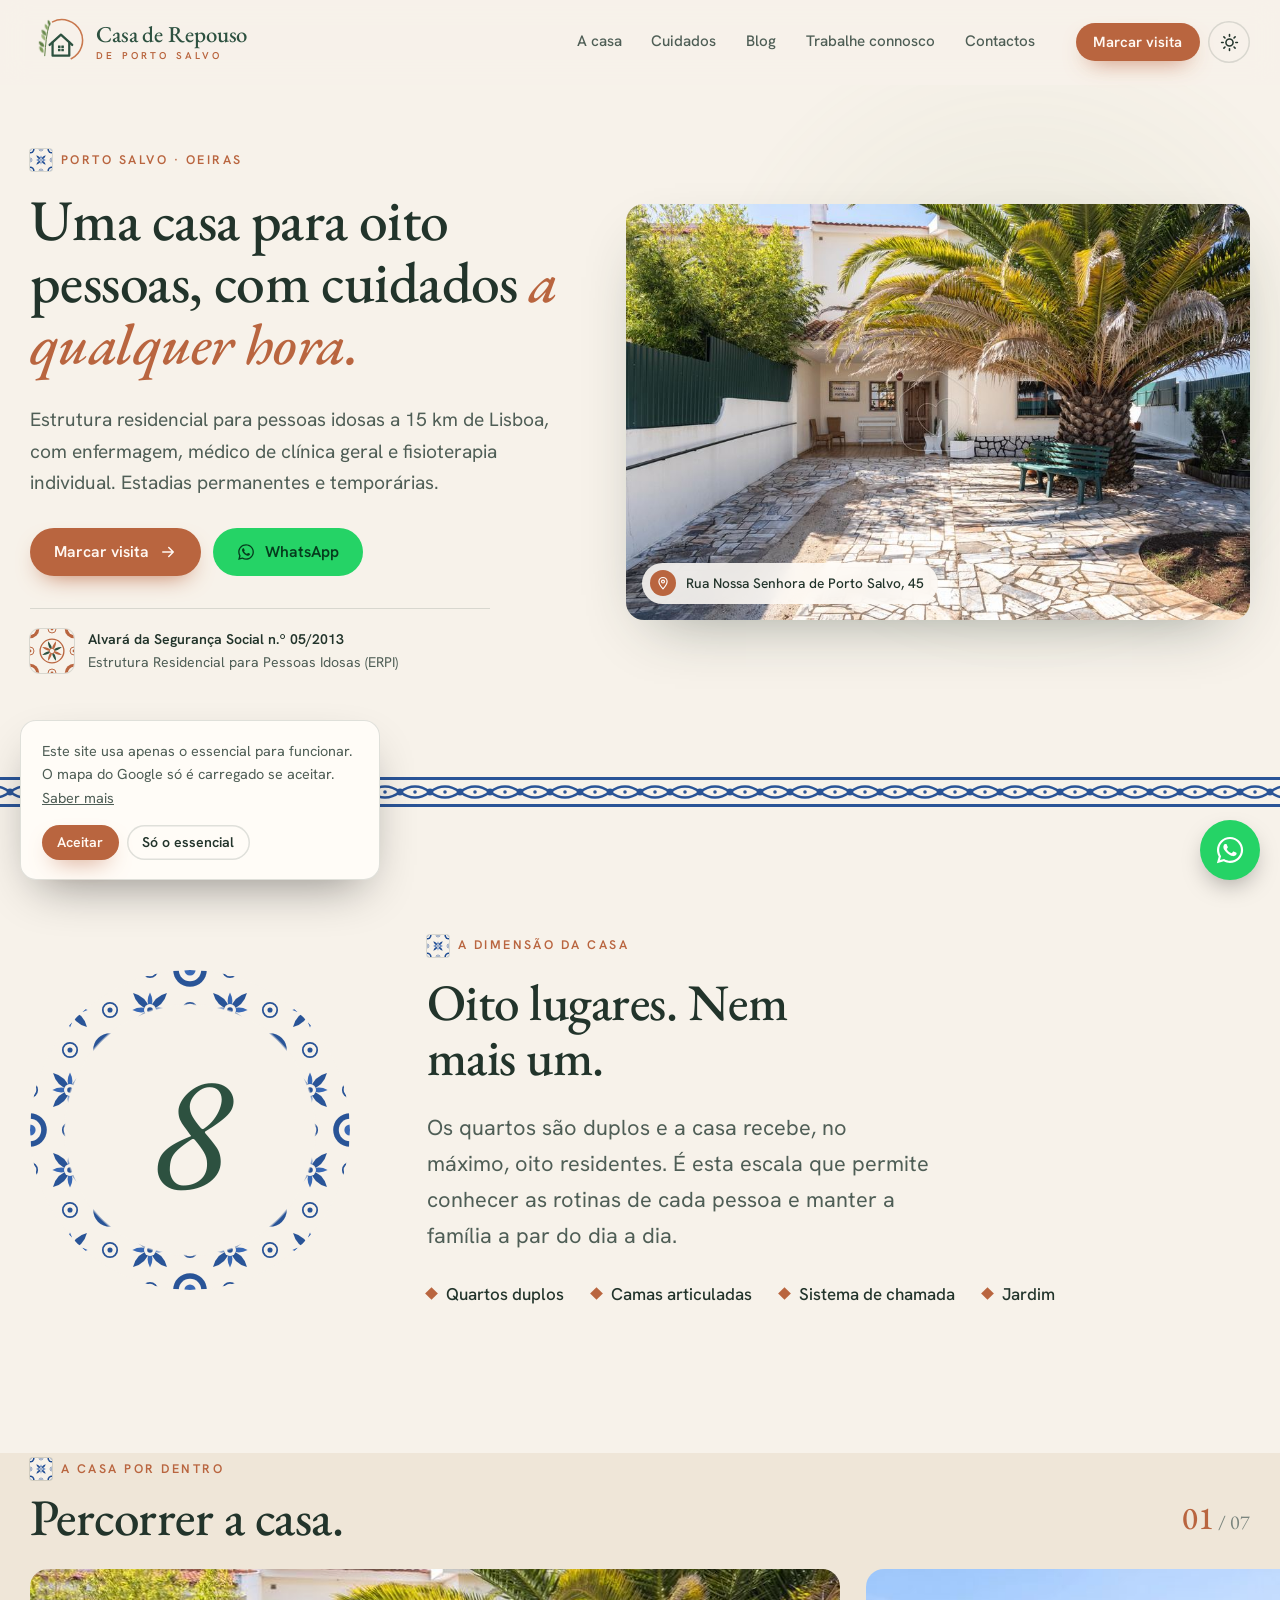
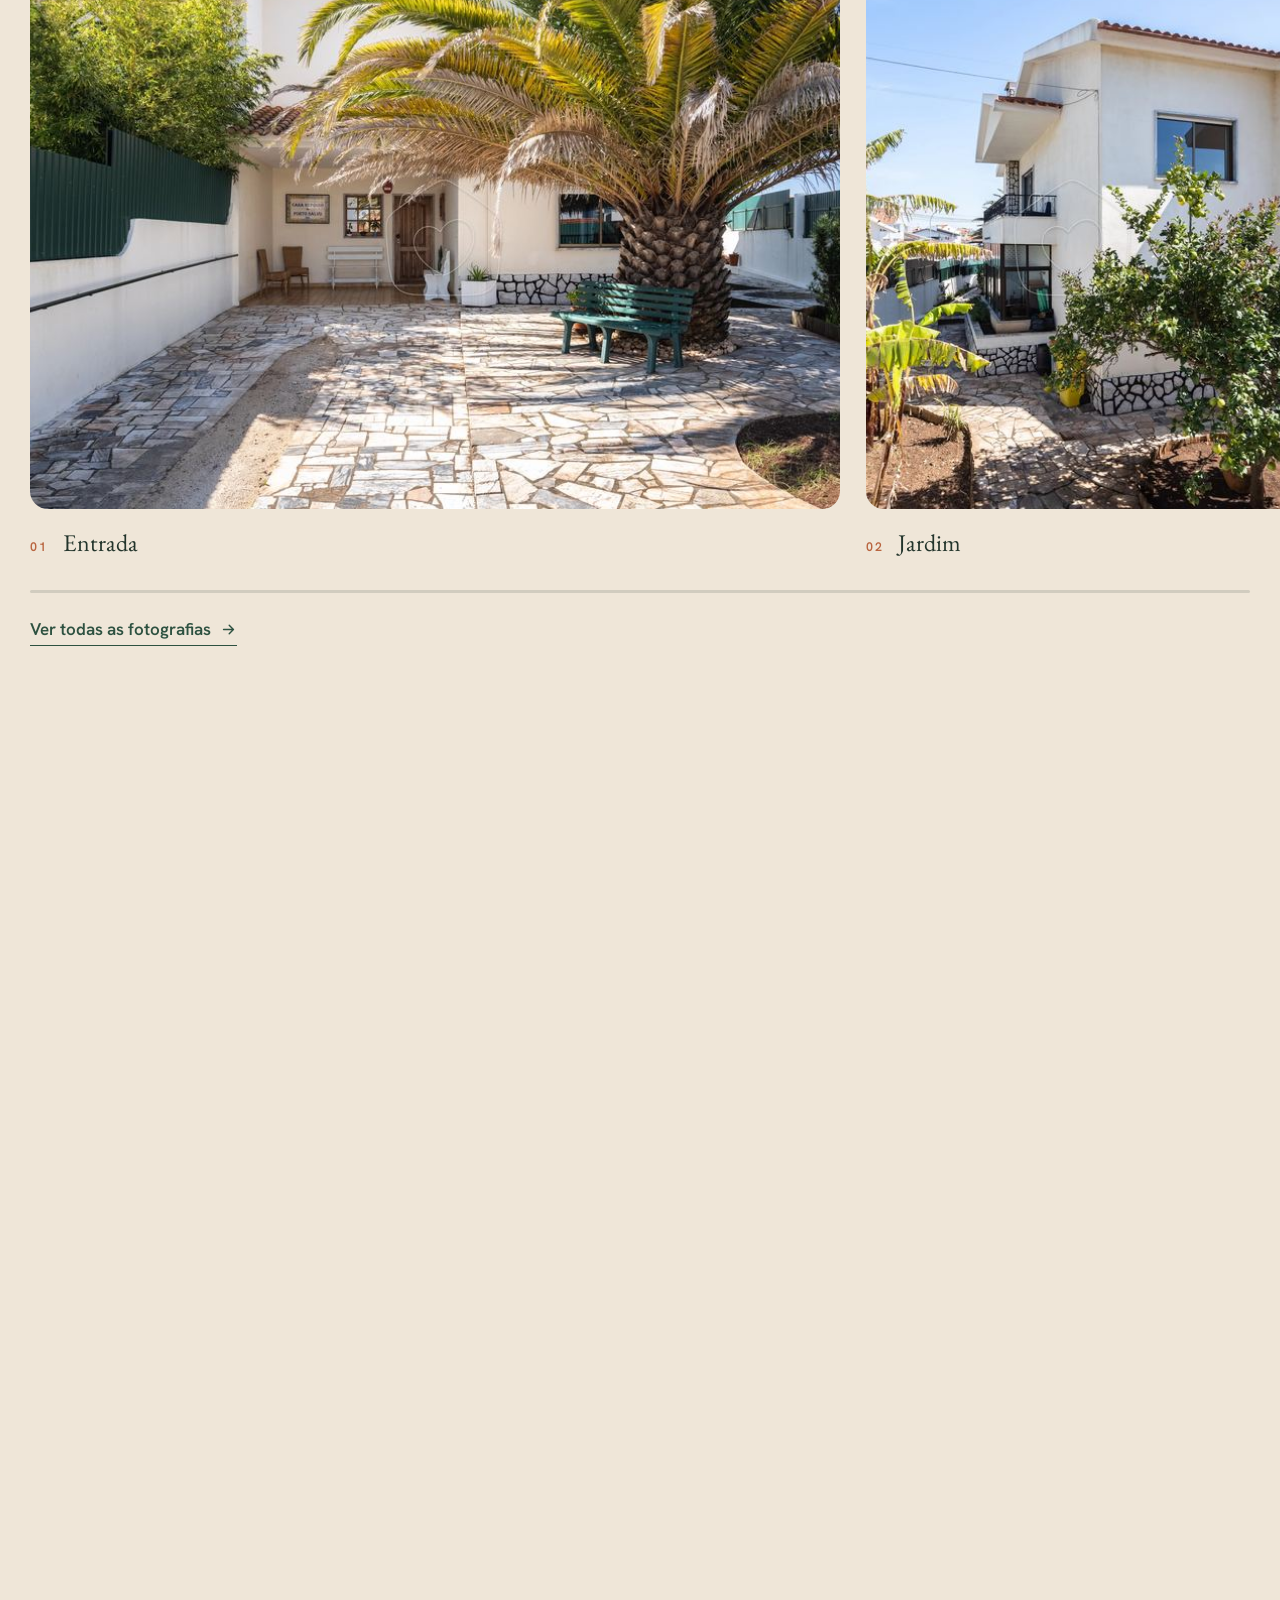
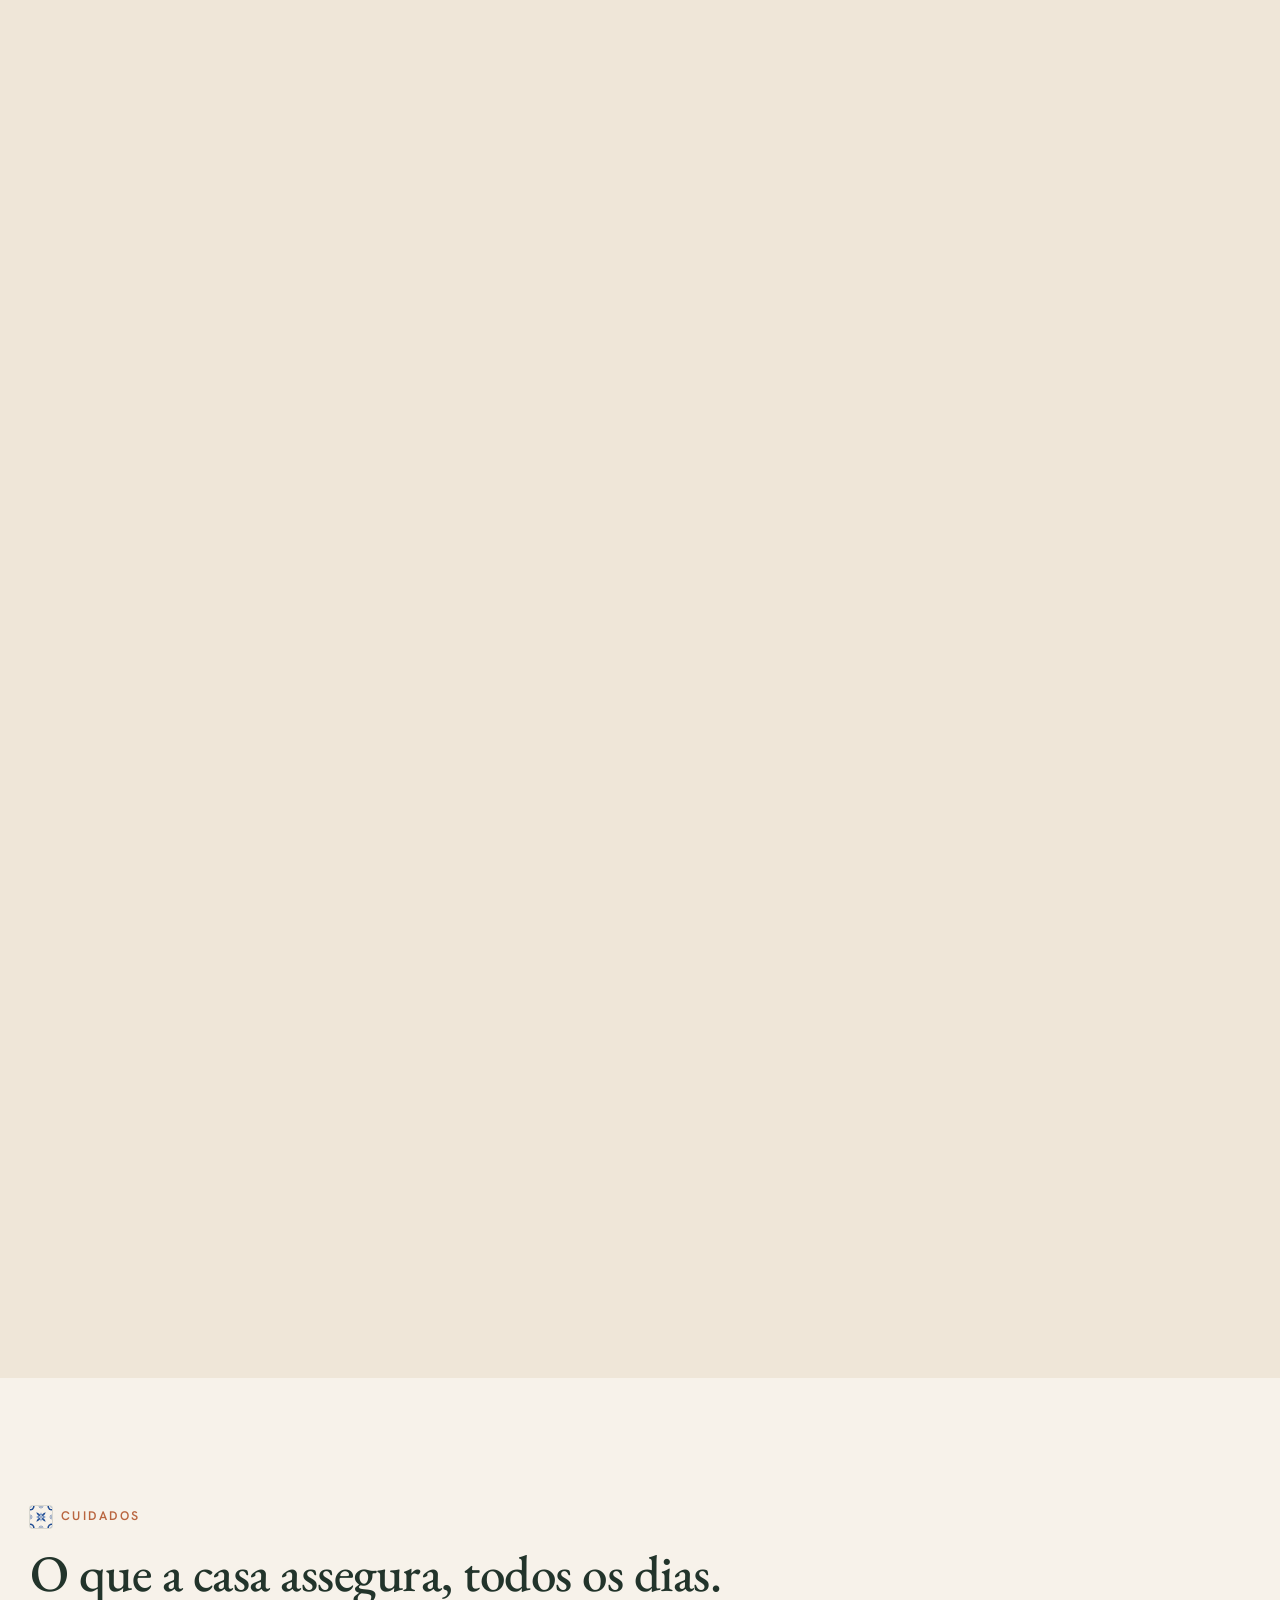
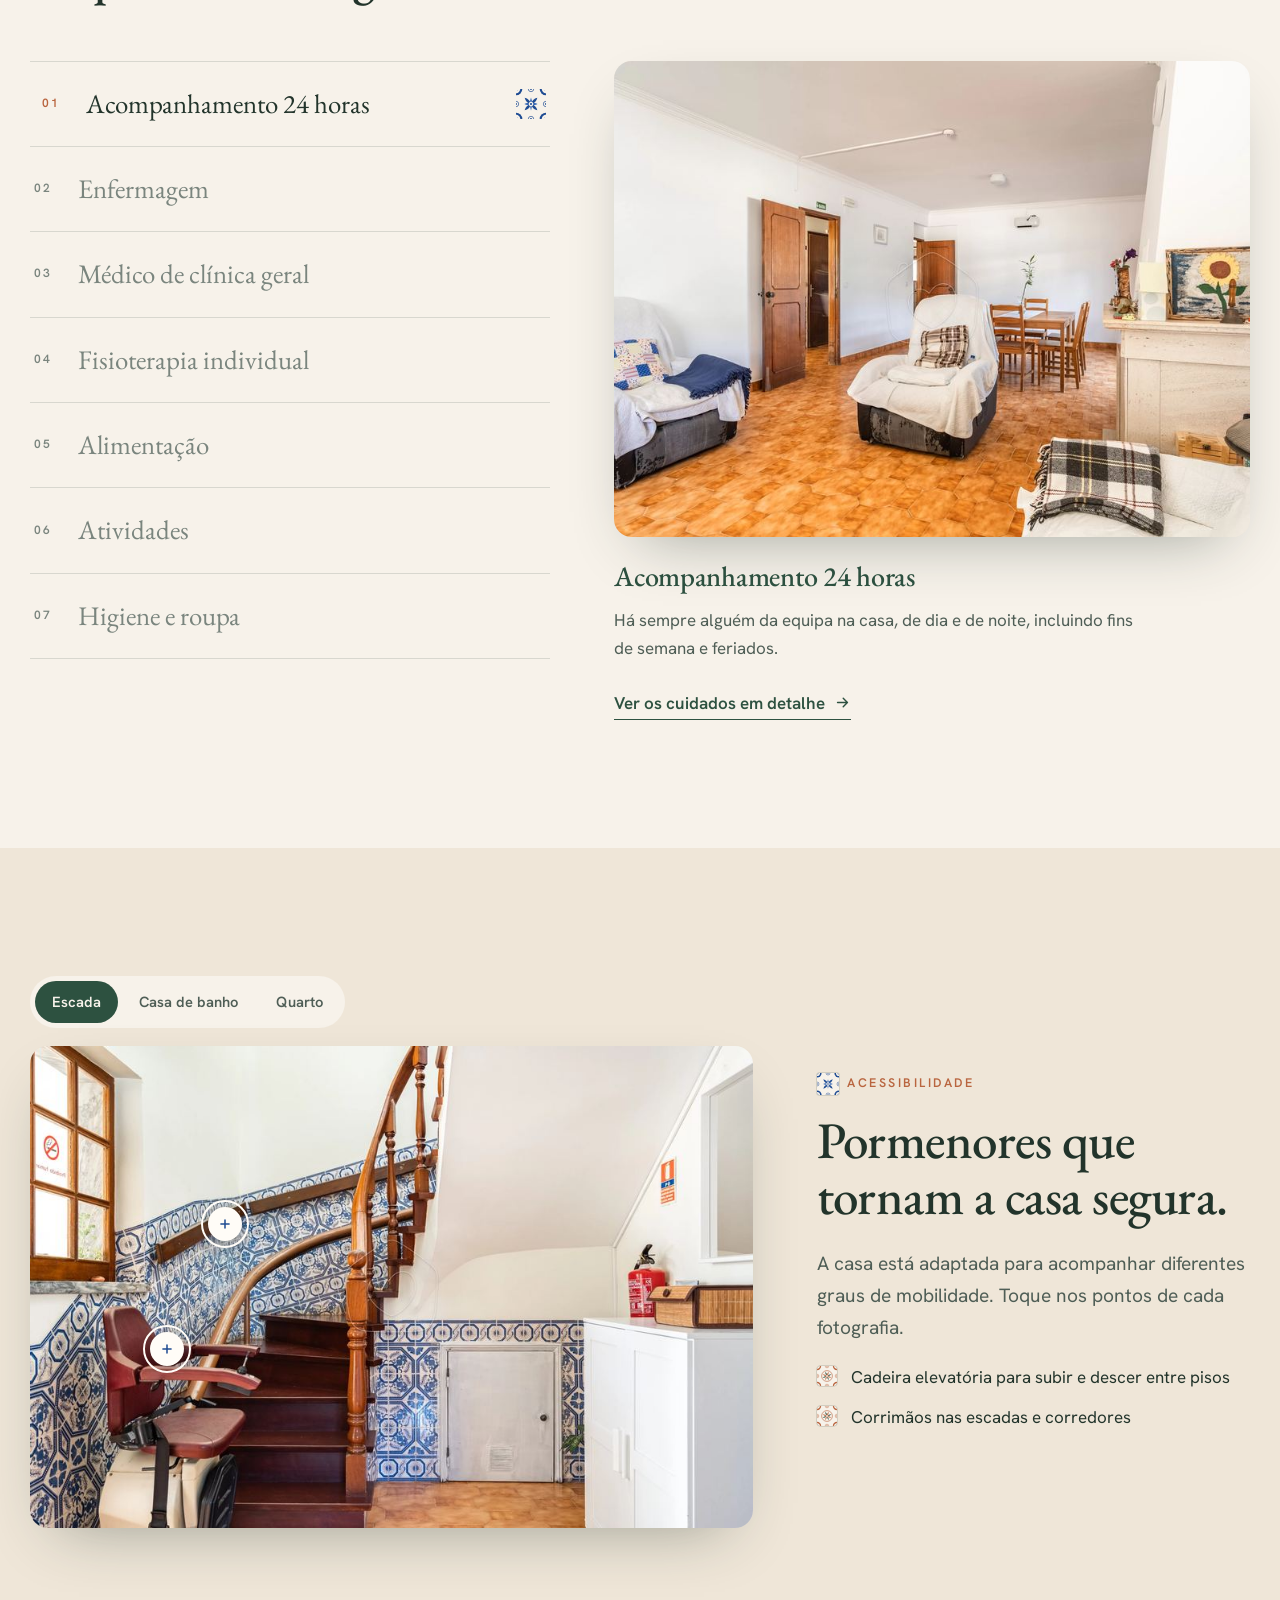
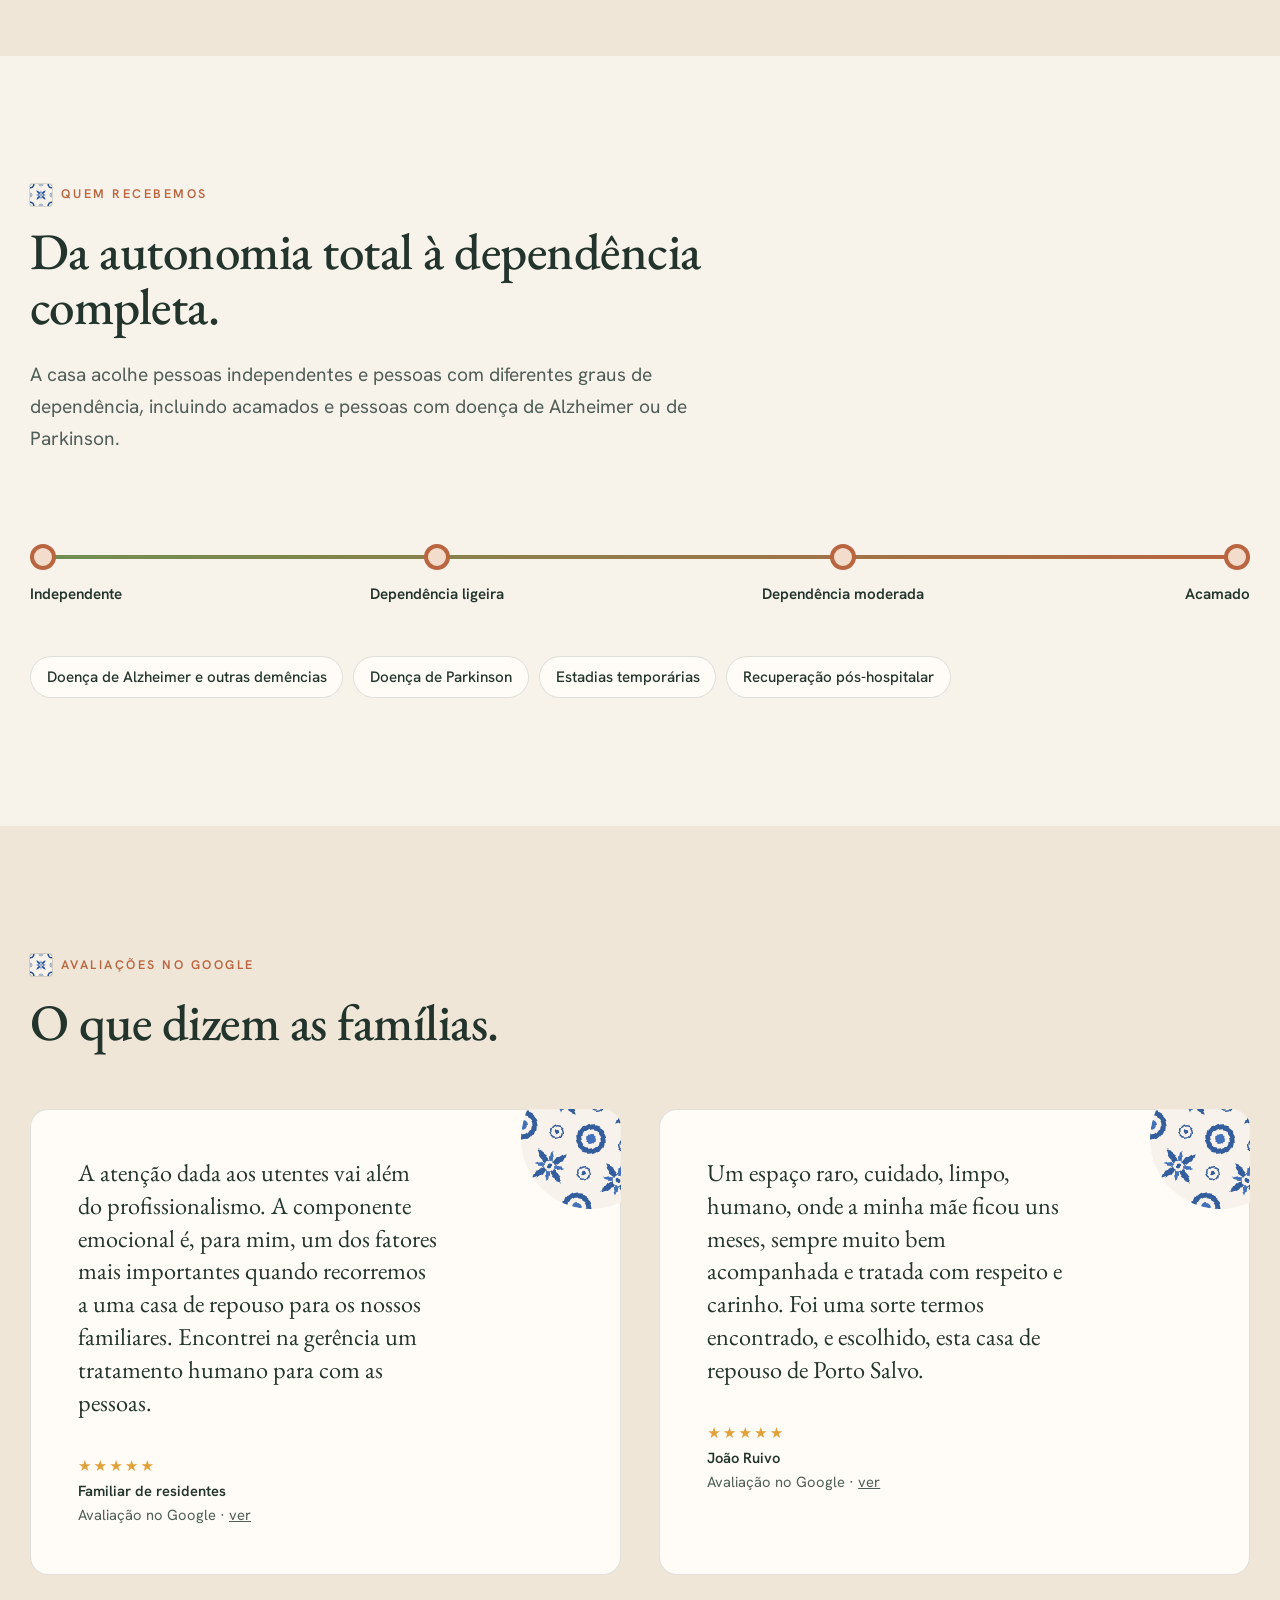
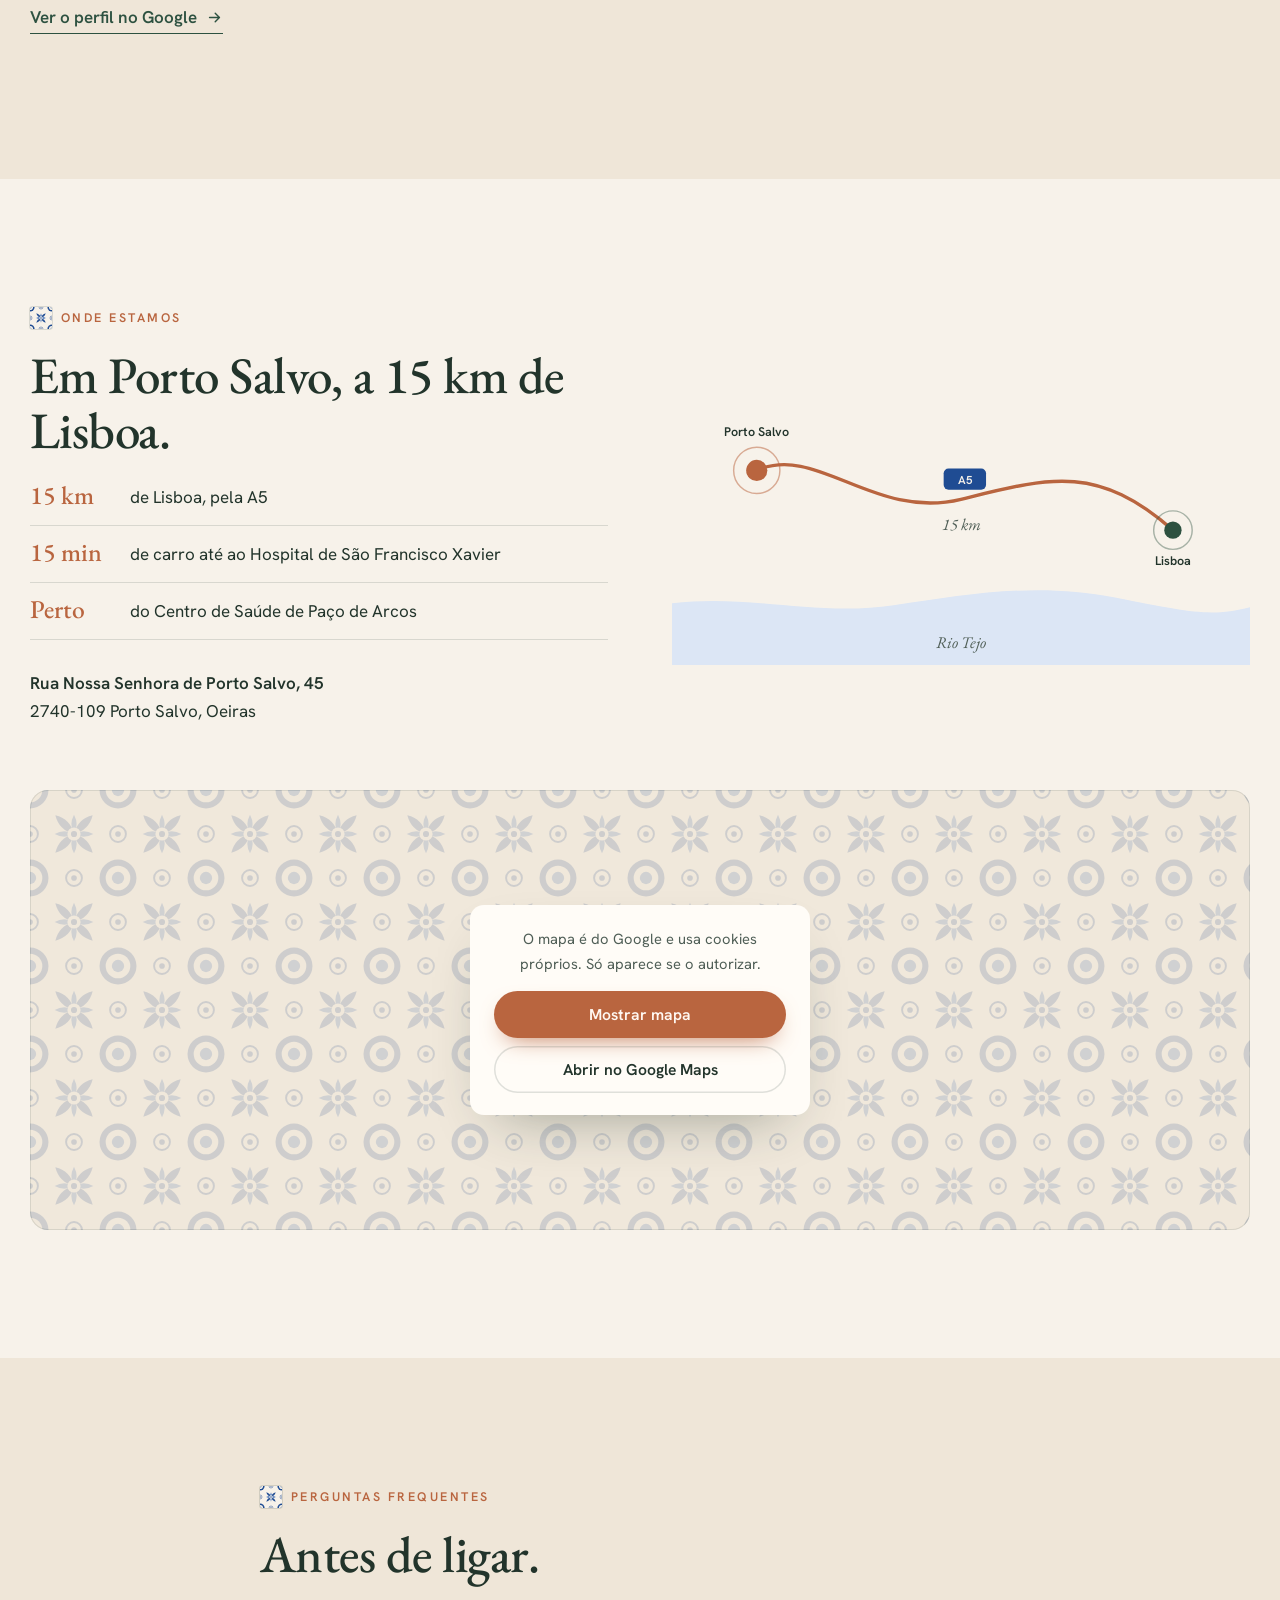
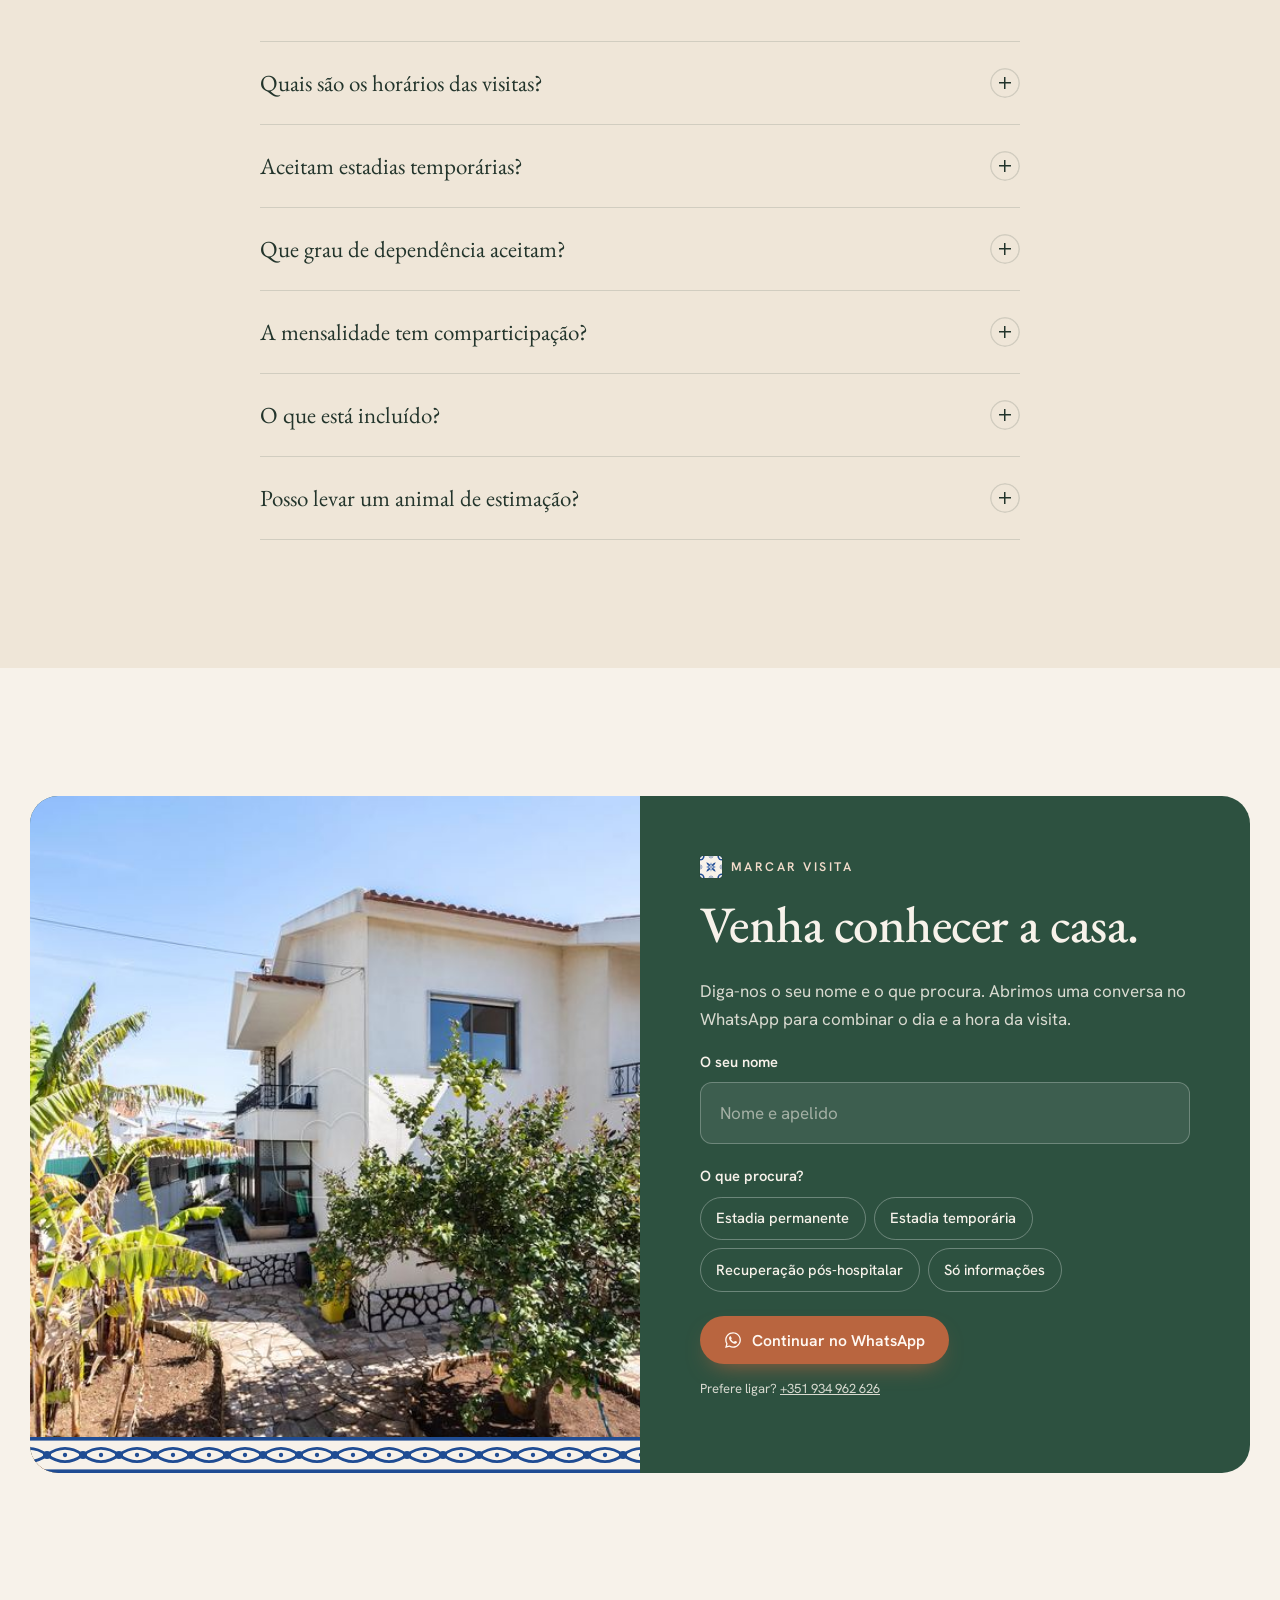
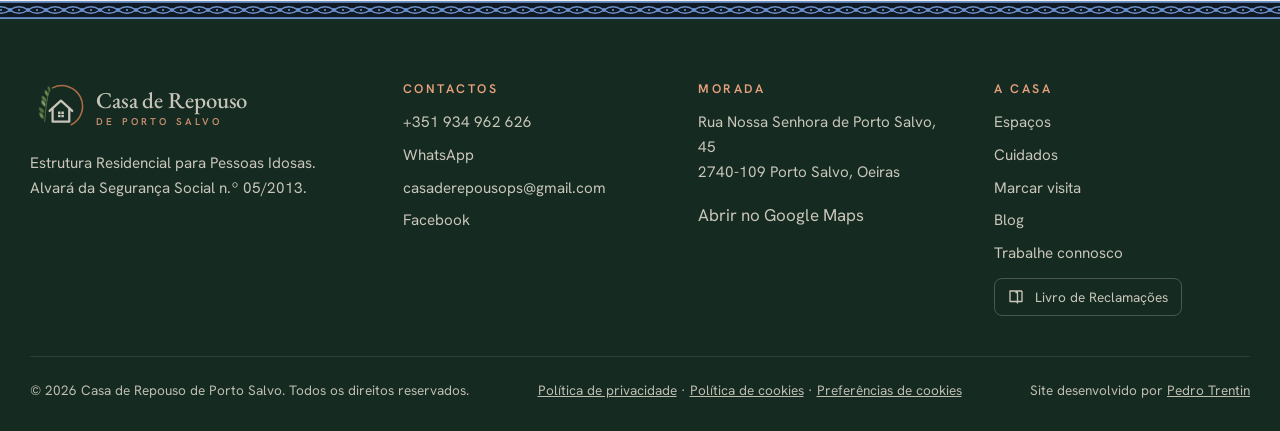
<file: index.html>
<!doctype html>
<html lang="pt-PT"><head><meta charset="utf-8"><meta name="viewport" content="width=device-width,initial-scale=1">
<title>Casa de Repouso de Porto Salvo | Lar de idosos em Oeiras</title><meta name="description" content="Casa de repouso em Porto Salvo, Oeiras, para oito residentes. Acompanhamento 24 horas, enfermagem, médico de clínica geral e fisioterapia individual. Estadias permanentes e temporárias.">
<link rel="canonical" href="https://casaderepousoportosalvo.pt"><meta property="og:type" content="website"><meta property="og:locale" content="pt_PT">
<meta property="og:title" content="Casa de Repouso de Porto Salvo | Lar de idosos em Oeiras"><meta property="og:description" content="Casa de repouso em Porto Salvo, Oeiras, para oito residentes. Acompanhamento 24 horas, enfermagem, médico de clínica geral e fisioterapia individual. Estadias permanentes e temporárias.">
<meta property="og:image" content="https://casaderepousoportosalvo.pt/img/og.jpg"><meta property="og:url" content="https://casaderepousoportosalvo.pt">
<meta name="theme-color" content="#F7F2EA" media="(prefers-color-scheme: light)"><meta name="theme-color" content="#0E1824" media="(prefers-color-scheme: dark)">
<link rel="icon" href="/favicon.svg" type="image/svg+xml">
<link rel="preload" href="/fonts/eb-garamond-latin-400-normal.woff2" as="font" type="font/woff2" crossorigin>
<link rel="stylesheet" href="/site.css?v=202611091235"><script type="application/ld+json">{"@context": "https://schema.org", "@type": "NursingHome", "name": "Casa de Repouso de Porto Salvo", "url": "https://casaderepousoportosalvo.pt", "telephone": "+351934962626", "email": "casaderepousops@gmail.com", "image": "https://casaderepousoportosalvo.pt/img/og.jpg", "address": {"@type": "PostalAddress", "streetAddress": "Rua Nossa Senhora de Porto Salvo, 45", "postalCode": "2740-109", "addressLocality": "Porto Salvo", "addressRegion": "Oeiras", "addressCountry": "PT"}, "openingHours": "Mo-Su 00:00-23:59", "sameAs": ["https://www.facebook.com/Casaderepousoportosalvo/"]}</script>
<script>try{var t=localStorage.getItem("crps-tema");if(t)document.documentElement.dataset.tema=t}catch(e){}</script>
</head><body>
<a class="saltar" href="#conteudo">Saltar para o conteúdo</a>
<header class="topo"><div class="wrap topo-in">
<a class="marca" href="/" aria-label="Casa de Repouso de Porto Salvo, início"><svg viewBox="0 0 110 100" aria-hidden="true"><path class="arco" d="M46 9 A41 41 0 1 1 84 84" fill="none" stroke="#C9784E" stroke-width="3.2" stroke-linecap="round"/><path d="M30 78 C32 55 33 34 40 12" fill="none" stroke="#5F7E45" stroke-width="2" stroke-linecap="round"/><g class="folhas"><path d="M27 72c-6-2-9-7-8-13 6 1 10 6 8 13z" fill="#7E9B5A"/><path d="M29 60c-7 0-11-5-11-11 7 0 11 5 11 11z" fill="#5F7E45"/><path d="M31 47c-6-2-9-8-7-13 6 2 9 7 7 13z" fill="#9DB57A"/><path d="M33 37c-7-1-10-6-9-12 6 1 10 6 9 12z" fill="#6B8B4E"/><path d="M36 26c-5-3-7-8-5-13 5 3 7 8 5 13z" fill="#86A462"/><path d="M40 17c-4-3-5-8-3-12 4 3 6 8 3 12z" fill="#5F7E45"/></g><g fill="none" stroke="var(--logo-casa,#2D5140)" stroke-width="4.6" stroke-linecap="round" stroke-linejoin="round"><path d="M40 56 L63 35 L86 56"/><path d="M46 51 V78 H80 V51"/></g><g fill="var(--logo-casa,#2D5140)"><rect x="57" y="57" width="5.2" height="5.2" rx=".6"/><rect x="63.8" y="57" width="5.2" height="5.2" rx=".6"/><rect x="57" y="63.8" width="5.2" height="5.2" rx=".6"/><rect x="63.8" y="63.8" width="5.2" height="5.2" rx=".6"/></g></svg><span class="marca-txt"><b>Casa de Repouso</b><small>de Porto Salvo</small></span></a>
<nav class="nav" aria-label="Principal"><a href="/a-casa">A casa</a><a href="/cuidados">Cuidados</a><a href="/blog">Blog</a><a href="/trabalhe-connosco">Trabalhe connosco</a><a href="/contactos">Contactos</a></nav>
<div class="topo-acoes"><a class="bt bt-terra" href="/visita">Marcar visita</a>
<button class="tema" type="button" aria-label="Mudar entre modo claro e escuro"><svg class="sol" viewBox="0 0 24 24" fill="none" stroke="currentColor" stroke-width="2" stroke-linecap="round" aria-hidden="true"><circle cx="12" cy="12" r="4.5"/><path d="M12 2v2M12 20v2M4.9 4.9l1.4 1.4M17.7 17.7l1.4 1.4M2 12h2M20 12h2M4.9 19.1l1.4-1.4M17.7 6.3l1.4-1.4"/></svg><svg class="lua" viewBox="0 0 24 24" fill="none" stroke="currentColor" stroke-width="2" stroke-linecap="round" stroke-linejoin="round" aria-hidden="true"><path d="M20 14.5A8 8 0 0 1 9.5 4a8 8 0 1 0 10.5 10.5z"/></svg></button>
<button class="burger" type="button" aria-label="Abrir menu" aria-expanded="false"><span></span><span></span><span></span></button></div>
</div></header>
<div class="gaveta" aria-label="Menu"><a class="g" href="/">Início</a><a class="g" href="/a-casa">A casa</a><a class="g" href="/cuidados">Cuidados</a><a class="g" href="/blog">Blog</a><a class="g" href="/trabalhe-connosco">Trabalhe connosco</a><a class="g" href="/contactos">Contactos</a><a class="g" href="/visita">Marcar visita</a><div class="bts"><a class="bt bt-terra" href="/visita">Marcar visita</a><a class="bt bt-wa" href="https://wa.me/351934962626?text=Ol%C3%A1!%20Gostaria%20de%20saber%20mais%20sobre%20a%20Casa%20de%20Repouso%20de%20Porto%20Salvo." target="_blank" rel="noopener"><svg viewBox="0 0 448 512" fill="currentColor" aria-hidden="true"><path d="M380.9 97.1C339 55.1 283.2 32 223.9 32c-122.4 0-222 99.6-222 222 0 39.1 10.2 77.3 29.6 111L0 480l117.7-30.9c32.4 17.7 68.9 27 106.1 27h.1c122.3 0 224.1-99.6 224.1-222 0-59.3-25.2-115-67.1-157zm-157 341.6c-33.2 0-65.7-8.9-94-25.7l-6.7-4-69.8 18.3L72 359.2l-4.4-7c-18.5-29.4-28.2-63.3-28.2-98.2 0-101.7 82.8-184.5 184.6-184.5 49.3 0 95.6 19.2 130.4 54.1 34.8 34.9 56.2 81.2 56.1 130.5 0 101.8-84.9 184.6-186.6 184.6zm101.2-138.2c-5.5-2.8-32.8-16.2-37.9-18-5.1-1.9-8.8-2.8-12.5 2.8-3.7 5.6-14.3 18-17.6 21.8-3.2 3.7-6.5 4.2-12 1.4-32.6-16.3-54-29.1-75.5-66-5.7-9.8 5.7-9.1 16.3-30.3 1.8-3.7.9-6.9-.5-9.7-1.4-2.8-12.5-30.1-17.1-41.2-4.5-10.8-9.1-9.3-12.5-9.5-3.2-.2-6.9-.2-10.6-.2-3.7 0-9.7 1.4-14.8 6.9-5.1 5.6-19.4 19-19.4 46.3 0 27.3 19.9 53.7 22.6 57.4 2.8 3.7 39.1 59.7 94.8 83.8 35.2 15.2 49 16.5 66.6 13.9 10.7-1.6 32.8-13.4 37.4-26.4 4.6-13 4.6-24.1 3.2-26.4-1.3-2.5-5-3.9-10.5-6.6z"/></svg><span>Falar pelo WhatsApp</span></a></div></div>
<main id="conteudo">
<section class="abre"><div class="abre-sombra"></div><div class="wrap abre-grid">
<div class="rv ver"><span class="olho">Porto Salvo · Oeiras</span>
<h1>Uma casa para oito pessoas, com cuidados <em>a qualquer hora.</em></h1>
<p class="lead">Estrutura residencial para pessoas idosas a 15 km de Lisboa, com enfermagem, médico de clínica geral e fisioterapia individual. Estadias permanentes e temporárias.</p>
<div class="abre-bts"><a class="bt bt-terra" href="/visita">Marcar visita <svg viewBox="0 0 24 24" fill="none" stroke="currentColor" stroke-width="2" stroke-linecap="round" stroke-linejoin="round" aria-hidden="true"><path d="M5 12h14M13 6l6 6-6 6"/></svg></a><a class="bt bt-wa" href="https://wa.me/351934962626?text=Ol%C3%A1!%20Gostaria%20de%20saber%20mais%20sobre%20a%20Casa%20de%20Repouso%20de%20Porto%20Salvo." target="_blank" rel="noopener"><svg viewBox="0 0 448 512" fill="currentColor" aria-hidden="true"><path d="M380.9 97.1C339 55.1 283.2 32 223.9 32c-122.4 0-222 99.6-222 222 0 39.1 10.2 77.3 29.6 111L0 480l117.7-30.9c32.4 17.7 68.9 27 106.1 27h.1c122.3 0 224.1-99.6 224.1-222 0-59.3-25.2-115-67.1-157zm-157 341.6c-33.2 0-65.7-8.9-94-25.7l-6.7-4-69.8 18.3L72 359.2l-4.4-7c-18.5-29.4-28.2-63.3-28.2-98.2 0-101.7 82.8-184.5 184.6-184.5 49.3 0 95.6 19.2 130.4 54.1 34.8 34.9 56.2 81.2 56.1 130.5 0 101.8-84.9 184.6-186.6 184.6zm101.2-138.2c-5.5-2.8-32.8-16.2-37.9-18-5.1-1.9-8.8-2.8-12.5 2.8-3.7 5.6-14.3 18-17.6 21.8-3.2 3.7-6.5 4.2-12 1.4-32.6-16.3-54-29.1-75.5-66-5.7-9.8 5.7-9.1 16.3-30.3 1.8-3.7.9-6.9-.5-9.7-1.4-2.8-12.5-30.1-17.1-41.2-4.5-10.8-9.1-9.3-12.5-9.5-3.2-.2-6.9-.2-10.6-.2-3.7 0-9.7 1.4-14.8 6.9-5.1 5.6-19.4 19-19.4 46.3 0 27.3 19.9 53.7 22.6 57.4 2.8 3.7 39.1 59.7 94.8 83.8 35.2 15.2 49 16.5 66.6 13.9 10.7-1.6 32.8-13.4 37.4-26.4 4.6-13 4.6-24.1 3.2-26.4-1.3-2.5-5-3.9-10.5-6.6z"/></svg><span>WhatsApp</span></a></div>
<div class="selo"><span class="selo-ico"></span><div><b>Alvará da Segurança Social n.º 05/2013</b>Estrutura Residencial para Pessoas Idosas (ERPI)</div></div>
</div>
<div class="painel"><img src="/img/entrada-900.jpg" srcset="/img/entrada-900.jpg 900w, /img/entrada.jpg 1800w" sizes="(max-width:900px) 100vw, 55vw" alt="Entrada da Casa de Repouso de Porto Salvo" width="1800" height="1200" fetchpriority="high"><div class="ladrilhos" aria-hidden="true"></div>
<span class="legenda-painel"><i><svg viewBox="0 0 24 24" fill="none" stroke="currentColor" stroke-width="2" stroke-linecap="round" stroke-linejoin="round" aria-hidden="true"><path d="M12 22s7-7.1 7-12.5A7 7 0 0 0 5 9.5C5 14.9 12 22 12 22z"/><circle cx="12" cy="9.5" r="2.5"/></svg></i>Rua Nossa Senhora de Porto Salvo, 45</span></div>
</div></section>
<div class="friso"></div>

<section class="sec"><div class="wrap oito">
<div class="oito-num rv" aria-hidden="true"><span>8</span></div>
<div class="rv d2"><span class="olho">A dimensão da casa</span><h2>Oito lugares. Nem mais um.</h2>
<p>Os quartos são duplos e a casa recebe, no máximo, oito residentes. É esta escala que permite conhecer as rotinas de cada pessoa e manter a família a par do dia a dia.</p>
<ul class="fatos"><li>Quartos duplos</li><li>Camas articuladas</li><li>Sistema de chamada</li><li>Jardim</li></ul></div>
</div></section>

<section class="percurso sec-alt"><div class="percurso-alto"><div class="percurso-fixo">
<div class="wrap percurso-cab"><div><span class="olho">A casa por dentro</span><h2>Percorrer a casa.</h2></div><div class="contador"><b>01</b> / 07</div></div>
<div class="trilho" data-galeria><figure class="quadro" data-grande="/img/entrada.jpg" data-titulo="Entrada"><div class="moldura"><img src="/img/entrada-900.jpg" srcset="/img/entrada-900.jpg 900w, /img/entrada.jpg 1800w" sizes="(max-width:760px) 82vw, 64vw" alt="Entrada" width="1800" height="1200" loading="lazy" decoding="async"></div>
<figcaption><span>01</span>Entrada</figcaption></figure><figure class="quadro" data-grande="/img/jardim.jpg" data-titulo="Jardim"><div class="moldura"><img src="/img/jardim-900.jpg" srcset="/img/jardim-900.jpg 900w, /img/jardim.jpg 1800w" sizes="(max-width:760px) 82vw, 64vw" alt="Jardim" width="1800" height="1200" loading="lazy" decoding="async"></div>
<figcaption><span>02</span>Jardim</figcaption></figure><figure class="quadro" data-grande="/img/sala-estar.jpg" data-titulo="Sala de estar"><div class="moldura"><img src="/img/sala-estar-900.jpg" srcset="/img/sala-estar-900.jpg 900w, /img/sala-estar.jpg 1800w" sizes="(max-width:760px) 82vw, 64vw" alt="Sala de estar" width="1800" height="1200" loading="lazy" decoding="async"></div>
<figcaption><span>03</span>Sala de estar</figcaption></figure><figure class="quadro" data-grande="/img/lareira.jpg" data-titulo="Lareira"><div class="moldura"><img src="/img/lareira-900.jpg" srcset="/img/lareira-900.jpg 900w, /img/lareira.jpg 1800w" sizes="(max-width:760px) 82vw, 64vw" alt="Lareira" width="1800" height="1200" loading="lazy" decoding="async"></div>
<figcaption><span>04</span>Lareira</figcaption></figure><figure class="quadro" data-grande="/img/sala-refeicoes.jpg" data-titulo="Sala de refeições"><div class="moldura"><img src="/img/sala-refeicoes-900.jpg" srcset="/img/sala-refeicoes-900.jpg 900w, /img/sala-refeicoes.jpg 1800w" sizes="(max-width:760px) 82vw, 64vw" alt="Sala de refeições" width="1800" height="1200" loading="lazy" decoding="async"></div>
<figcaption><span>05</span>Sala de refeições</figcaption></figure><figure class="quadro" data-grande="/img/quarto-janela.jpg" data-titulo="Quartos"><div class="moldura"><img src="/img/quarto-janela-900.jpg" srcset="/img/quarto-janela-900.jpg 900w, /img/quarto-janela.jpg 1800w" sizes="(max-width:760px) 82vw, 64vw" alt="Quartos" width="1800" height="1200" loading="lazy" decoding="async"></div>
<figcaption><span>06</span>Quartos</figcaption></figure><figure class="quadro" data-grande="/img/varanda.jpg" data-titulo="Varanda"><div class="moldura"><img src="/img/varanda-900.jpg" srcset="/img/varanda-900.jpg 900w, /img/varanda.jpg 1800w" sizes="(max-width:760px) 82vw, 64vw" alt="Varanda" width="1800" height="1200" loading="lazy" decoding="async"></div>
<figcaption><span>07</span>Varanda</figcaption></figure></div>
<div class="wrap"><div class="barra-prog"><i></i></div><p style="margin-top:22px"><a class="link-seta" href="/a-casa">Ver todas as fotografias <svg viewBox="0 0 24 24" fill="none" stroke="currentColor" stroke-width="2" stroke-linecap="round" stroke-linejoin="round" aria-hidden="true"><path d="M5 12h14M13 6l6 6-6 6"/></svg></a></p></div>
</div></div></section>

<section class="sec"><div class="wrap">
<div class="cab rv"><span class="olho">Cuidados</span><h2>O que a casa assegura, todos os dias.</h2></div>
<div class="indice" data-indice><ul class="lista-ind rv" role="tablist"><li><button type="button" aria-selected="true"><small>01</small>Acompanhamento 24 horas</button></li><li><button type="button" aria-selected="false"><small>02</small>Enfermagem</button></li><li><button type="button" aria-selected="false"><small>03</small>Médico de clínica geral</button></li><li><button type="button" aria-selected="false"><small>04</small>Fisioterapia individual</button></li><li><button type="button" aria-selected="false"><small>05</small>Alimentação</button></li><li><button type="button" aria-selected="false"><small>06</small>Atividades</button></li><li><button type="button" aria-selected="false"><small>07</small>Higiene e roupa</button></li></ul>
<div class="palco rv d2"><div class="palco-foto"><img class="on" src="/img/sala-convivio-900.jpg" srcset="/img/sala-convivio-900.jpg 900w, /img/sala-convivio.jpg 1800w" sizes="(max-width:900px) 100vw, 55vw" alt="Acompanhamento 24 horas" width="1800" height="1200" loading="lazy" decoding="async"><img src="/img/quarto-janela-900.jpg" srcset="/img/quarto-janela-900.jpg 900w, /img/quarto-janela.jpg 1800w" sizes="(max-width:900px) 100vw, 55vw" alt="Enfermagem" width="1800" height="1200" loading="lazy" decoding="async"><img src="/img/gabinete-900.jpg" srcset="/img/gabinete-900.jpg 900w, /img/gabinete.jpg 1800w" sizes="(max-width:900px) 100vw, 55vw" alt="Médico de clínica geral" width="1800" height="1200" loading="lazy" decoding="async"><img src="/img/escada-900.jpg" srcset="/img/escada-900.jpg 900w, /img/escada.jpg 1800w" sizes="(max-width:900px) 100vw, 55vw" alt="Fisioterapia individual" width="1800" height="1200" loading="lazy" decoding="async"><img src="/img/sala-refeicoes-900.jpg" srcset="/img/sala-refeicoes-900.jpg 900w, /img/sala-refeicoes.jpg 1800w" sizes="(max-width:900px) 100vw, 55vw" alt="Alimentação" width="1800" height="1200" loading="lazy" decoding="async"><img src="/img/jardim-900.jpg" srcset="/img/jardim-900.jpg 900w, /img/jardim.jpg 1800w" sizes="(max-width:900px) 100vw, 55vw" alt="Atividades" width="1800" height="1200" loading="lazy" decoding="async"><img src="/img/quarto-armario-900.jpg" srcset="/img/quarto-armario-900.jpg 900w, /img/quarto-armario.jpg 1800w" sizes="(max-width:900px) 100vw, 55vw" alt="Higiene e roupa" width="1800" height="1200" loading="lazy" decoding="async"></div><div class="palco-txt"><div class="on"><h3>Acompanhamento 24 horas</h3><p>Há sempre alguém da equipa na casa, de dia e de noite, incluindo fins de semana e feriados.</p></div><div class=""><h3>Enfermagem</h3><p>Serviço de enfermagem na própria casa, com contacto disponível 24 horas por dia em caso de urgência.</p></div><div class=""><h3>Médico de clínica geral</h3><p>Consultas na casa, sem deslocações, e acompanhamento da saúde de cada residente.</p></div><div class=""><h3>Fisioterapia individual</h3><p>Sessões individuais para manter a mobilidade e a autonomia de cada residente.</p></div><div class=""><h3>Alimentação</h3><p>Refeições de confeção própria, preparadas na cozinha da casa e servidas na sala de refeições.</p></div><div class=""><h3>Atividades</h3><p>Animação sociocultural, musicoterapia, exercício físico adaptado e expressão plástica, com atenção especial às pessoas com demência.</p></div><div class=""><h3>Higiene e roupa</h3><p>Cuidados de higiene diários e tratamento de toda a roupa assegurados pela casa.</p></div></div>
<a class="link-seta" href="/cuidados">Ver os cuidados em detalhe <svg viewBox="0 0 24 24" fill="none" stroke="currentColor" stroke-width="2" stroke-linecap="round" stroke-linejoin="round" aria-hidden="true"><path d="M5 12h14M13 6l6 6-6 6"/></svg></a></div></div>
</div></section>

<section class="sec sec-alt"><div class="wrap" data-cenas><div class="detalhes">
<div class="rv"><div class="abas" role="tablist"><button type="button" role="tab" aria-selected="true">Escada</button><button type="button" role="tab" aria-selected="false">Casa de banho</button><button type="button" role="tab" aria-selected="false">Quarto</button></div><div class="cena"><div class="on"><img src="/img/escada-900.jpg" srcset="/img/escada-900.jpg 900w, /img/escada.jpg 1800w" sizes="(max-width:900px) 100vw, 60vw" alt="Escada com cadeira elevatória" width="1800" height="1200" loading="lazy" decoding="async"><button class="ponto" type="button" style="--x:19%;--y:63%" aria-expanded="false"><svg viewBox="0 0 24 24" fill="none" stroke="currentColor" stroke-width="2.6" stroke-linecap="round" aria-hidden="true"><path d="M12 5v14M5 12h14"/></svg><span>Cadeira elevatória</span></button><button class="ponto" type="button" style="--x:27%;--y:37%" aria-expanded="false"><svg viewBox="0 0 24 24" fill="none" stroke="currentColor" stroke-width="2.6" stroke-linecap="round" aria-hidden="true"><path d="M12 5v14M5 12h14"/></svg><span>Corrimão ao longo da escada</span></button></div><div class=""><img src="/img/casa-de-banho-900.jpg" srcset="/img/casa-de-banho-900.jpg 900w, /img/casa-de-banho.jpg 1800w" sizes="(max-width:900px) 100vw, 60vw" alt="Casa de banho adaptada" width="1800" height="1200" loading="lazy" decoding="async"><button class="ponto" type="button" style="--x:23%;--y:44%" aria-expanded="false"><svg viewBox="0 0 24 24" fill="none" stroke="currentColor" stroke-width="2.6" stroke-linecap="round" aria-hidden="true"><path d="M12 5v14M5 12h14"/></svg><span>Barras de apoio</span></button><button class="ponto" type="button" style="--x:49%;--y:60%" aria-expanded="false"><svg viewBox="0 0 24 24" fill="none" stroke="currentColor" stroke-width="2.6" stroke-linecap="round" aria-hidden="true"><path d="M12 5v14M5 12h14"/></svg><span>Cadeira de banho giratória</span></button><button class="ponto" type="button" style="--x:75%;--y:68%" aria-expanded="false"><svg viewBox="0 0 24 24" fill="none" stroke="currentColor" stroke-width="2.6" stroke-linecap="round" aria-hidden="true"><path d="M12 5v14M5 12h14"/></svg><span>Lavatório com barra de apoio</span></button></div><div class=""><img src="/img/quarto-janela-900.jpg" srcset="/img/quarto-janela-900.jpg 900w, /img/quarto-janela.jpg 1800w" sizes="(max-width:900px) 100vw, 60vw" alt="Quarto duplo" width="1800" height="1200" loading="lazy" decoding="async"><button class="ponto" type="button" style="--x:54%;--y:63%" aria-expanded="false"><svg viewBox="0 0 24 24" fill="none" stroke="currentColor" stroke-width="2.6" stroke-linecap="round" aria-hidden="true"><path d="M12 5v14M5 12h14"/></svg><span>Cama articulada</span></button><button class="ponto" type="button" style="--x:42%;--y:29%" aria-expanded="false"><svg viewBox="0 0 24 24" fill="none" stroke="currentColor" stroke-width="2.6" stroke-linecap="round" aria-hidden="true"><path d="M12 5v14M5 12h14"/></svg><span>Sistema de chamada</span></button></div></div></div>
<div class="rv d2"><span class="olho">Acessibilidade</span><h2>Pormenores que tornam a casa segura.</h2>
<p class="lead">A casa está adaptada para acompanhar diferentes graus de mobilidade. Toque nos pontos de cada fotografia.</p><ul class="lista-det" data-lista><li>Cadeira elevatória para subir e descer entre pisos</li><li>Corrimãos nas escadas e corredores</li></ul><ul class="lista-det" data-lista hidden><li>Barras de apoio junto à sanita e ao lavatório</li><li>Cadeira de banho giratória</li><li>Sistemas de segurança anti-queda</li></ul><ul class="lista-det" data-lista hidden><li>Camas articuladas em todos os quartos</li><li>Sistema de chamada junto à cama</li><li>Televisão e espaço para objetos pessoais</li></ul></div>
</div></div></section>

<section class="sec"><div class="wrap">
<div class="cab rv"><span class="olho">Quem recebemos</span><h2>Da autonomia total à dependência completa.</h2>
<p class="lead">A casa acolhe pessoas independentes e pessoas com diferentes graus de dependência, incluindo acamados e pessoas com doença de Alzheimer ou de Parkinson.</p></div>
<div class="rv"><div class="escala"><div class="escala-linha"><i></i></div><ol><li style="--d:0.0s">Independente</li><li style="--d:0.45s">Dependência ligeira</li><li style="--d:0.9s">Dependência moderada</li><li style="--d:1.35s">Acamado</li></ol></div><div class="etiquetas"><span>Doença de Alzheimer e outras demências</span><span>Doença de Parkinson</span><span>Estadias temporárias</span><span>Recuperação pós-hospitalar</span></div></div></div></section>

<section class="sec sec-alt"><div class="wrap">
<div class="cab rv"><span class="olho">Avaliações no Google</span><h2>O que dizem as famílias.</h2></div>
<div class="vozes"><figure class="voz rv"><blockquote>A atenção dada aos utentes vai além do profissionalismo. A componente emocional é, para mim, um dos fatores mais importantes quando recorremos a uma casa de repouso para os nossos familiares. Encontrei na gerência um tratamento humano para com as pessoas.</blockquote>
<figcaption><div><span class="estrelas" aria-label="5 estrelas">★★★★★</span><b>Familiar de residentes</b>Avaliação no Google · <a href="https://maps.app.goo.gl/mKrn2Pyr8ZenH52v6" target="_blank" rel="noopener">ver</a></div></figcaption></figure><figure class="voz rv d2"><blockquote>Um espaço raro, cuidado, limpo, humano, onde a minha mãe ficou uns meses, sempre muito bem acompanhada e tratada com respeito e carinho. Foi uma sorte termos encontrado, e escolhido, esta casa de repouso de Porto Salvo.</blockquote>
<figcaption><div><span class="estrelas" aria-label="5 estrelas">★★★★★</span><b>João Ruivo</b>Avaliação no Google · <a href="https://maps.app.goo.gl/MFqY5dRcmSAn2d7K7" target="_blank" rel="noopener">ver</a></div></figcaption></figure></div>
<p class="rv" style="margin-top:28px"><a class="link-seta" href="https://maps.app.goo.gl/TeSeBeY1nYkpYEY29" target="_blank" rel="noopener">Ver o perfil no Google <svg viewBox="0 0 24 24" fill="none" stroke="currentColor" stroke-width="2" stroke-linecap="round" stroke-linejoin="round" aria-hidden="true"><path d="M5 12h14M13 6l6 6-6 6"/></svg></a></p>
</div></section>

<section class="sec"><div class="wrap lugar">
<div class="rv"><span class="olho">Onde estamos</span><h2>Em Porto Salvo, a 15 km de Lisboa.</h2>
<ul class="perto"><li><b>15 km</b><span>de Lisboa, pela A5</span></li><li><b>15 min</b><span>de carro até ao Hospital de São Francisco Xavier</span></li><li><b>Perto</b><span>do Centro de Saúde de Paço de Arcos</span></li></ul>
<p><strong>Rua Nossa Senhora de Porto Salvo, 45</strong><br>2740-109 Porto Salvo, Oeiras</p></div>
<div class="rv d2"><svg class="rota" viewBox="0 0 600 300" role="img" aria-label="Porto Salvo fica a 15 km de Lisboa pela A5">
<path class="mar" d="M0 300 V236 C80 226 150 250 230 238 S380 214 460 230 S560 250 600 240 V300Z"/>
<text class="eti" x="300" y="282" text-anchor="middle">Rio Tejo</text>
<path class="caminho" d="M88 98 C150 70 210 150 300 128 S440 90 520 160"/>
<circle class="pin2" cx="520" cy="160" r="9"/><circle cx="520" cy="160" r="20" fill="none" stroke="var(--verde)" stroke-width="1.5" opacity=".4"/>
<text x="520" y="196" text-anchor="middle">Lisboa</text>
<circle class="pin" cx="88" cy="98" r="11"/><circle cx="88" cy="98" r="24" fill="none" stroke="var(--terra)" stroke-width="1.5" opacity=".5"/>
<text x="88" y="62" text-anchor="middle">Porto Salvo</text>
<rect x="282" y="96" width="44" height="22" rx="5" fill="var(--cobalto)"/><text x="304" y="112" text-anchor="middle" style="fill:var(--papel);font-size:12px">A5</text>
<text class="eti" x="300" y="160" text-anchor="middle">15 km</text>
</svg></div>
</div><div class="wrap rv" style="margin-top:clamp(28px,4vw,48px)"><div class="mapa" data-src="https://www.google.com/maps?q=Casa+de+Repouso+de+Porto+Salvo,+Rua+Nossa+Senhora+de+Porto+Salvo+45,+Porto+Salvo&output=embed"><div class="mapa-aviso"><p>O mapa é do Google e usa cookies próprios. Só aparece se o autorizar.</p>
<div class="bts"><button class="bt bt-terra" type="button" data-mapa>Mostrar mapa</button><a class="bt bt-linha" href="https://maps.app.goo.gl/TeSeBeY1nYkpYEY29" target="_blank" rel="noopener">Abrir no Google Maps</a></div></div></div></div></section>

<section class="sec sec-alt"><div class="estreito">
<div class="cab rv"><span class="olho">Perguntas frequentes</span><h2>Antes de ligar.</h2></div>
<div class="faq rv"><details><summary>Quais são os horários das visitas?</summary><p>As famílias podem visitar todos os dias. Combine connosco a hora mais conveniente, sobretudo nos períodos das refeições e do descanso.</p></details><details><summary>Aceitam estadias temporárias?</summary><p>Sim. A casa recebe estadias temporárias, incluindo períodos de recuperação depois de um internamento hospitalar.</p></details><details><summary>Que grau de dependência aceitam?</summary><p>Pessoas independentes e com dependência ligeira, moderada ou total, incluindo acamados e pessoas com doença de Alzheimer ou de Parkinson. Cada caso é avaliado antes da entrada.</p></details><details><summary>A mensalidade tem comparticipação?</summary><p>Beneficiários de subsistemas de saúde como a ADSE ou o IASFA podem pedir comparticipação, tanto na mensalidade como noutros cuidados de saúde. Explicamos o que se aplica a cada caso na visita.</p></details><details><summary>O que está incluído?</summary><p>Alojamento em quarto duplo, alimentação de confeção própria, cuidados de higiene, tratamento de roupa e acompanhamento 24 horas. Os valores e os serviços opcionais são explicados na visita.</p></details><details><summary>Posso levar um animal de estimação?</summary><p>Não. A casa não aceita animais de estimação.</p></details></div></div></section>
<section class="sec" id="marcar"><div class="wrap"><div class="convite rv">
<div class="convite-foto"><img src="/img/jardim-900.jpg" srcset="/img/jardim-900.jpg 900w, /img/jardim.jpg 1800w" sizes="(max-width:860px) 100vw, 50vw" alt="Casa de Repouso de Porto Salvo" width="1800" height="1200" loading="lazy" decoding="async"></div>
<div class="convite-form"><span class="olho">Marcar visita</span><h2>Venha conhecer a casa.</h2><p>Diga-nos o seu nome e o que procura. Abrimos uma conversa no WhatsApp para combinar o dia e a hora da visita.</p>
<form data-wa="visita" novalidate>
<label class="campo"><span>O seu nome</span><input name="nome" autocomplete="name" placeholder="Nome e apelido" required></label>
<fieldset class="opcoes"><legend>O que procura?</legend><label><input type="radio" name="procura" value="Estadia permanente"><span>Estadia permanente</span></label><label><input type="radio" name="procura" value="Estadia temporária"><span>Estadia temporária</span></label><label><input type="radio" name="procura" value="Recuperação pós-hospitalar"><span>Recuperação pós-hospitalar</span></label><label><input type="radio" name="procura" value="Só informações"><span>Só informações</span></label></fieldset>
<button class="bt bt-terra" type="submit"><svg viewBox="0 0 448 512" fill="currentColor" aria-hidden="true"><path d="M380.9 97.1C339 55.1 283.2 32 223.9 32c-122.4 0-222 99.6-222 222 0 39.1 10.2 77.3 29.6 111L0 480l117.7-30.9c32.4 17.7 68.9 27 106.1 27h.1c122.3 0 224.1-99.6 224.1-222 0-59.3-25.2-115-67.1-157zm-157 341.6c-33.2 0-65.7-8.9-94-25.7l-6.7-4-69.8 18.3L72 359.2l-4.4-7c-18.5-29.4-28.2-63.3-28.2-98.2 0-101.7 82.8-184.5 184.6-184.5 49.3 0 95.6 19.2 130.4 54.1 34.8 34.9 56.2 81.2 56.1 130.5 0 101.8-84.9 184.6-186.6 184.6zm101.2-138.2c-5.5-2.8-32.8-16.2-37.9-18-5.1-1.9-8.8-2.8-12.5 2.8-3.7 5.6-14.3 18-17.6 21.8-3.2 3.7-6.5 4.2-12 1.4-32.6-16.3-54-29.1-75.5-66-5.7-9.8 5.7-9.1 16.3-30.3 1.8-3.7.9-6.9-.5-9.7-1.4-2.8-12.5-30.1-17.1-41.2-4.5-10.8-9.1-9.3-12.5-9.5-3.2-.2-6.9-.2-10.6-.2-3.7 0-9.7 1.4-14.8 6.9-5.1 5.6-19.4 19-19.4 46.3 0 27.3 19.9 53.7 22.6 57.4 2.8 3.7 39.1 59.7 94.8 83.8 35.2 15.2 49 16.5 66.6 13.9 10.7-1.6 32.8-13.4 37.4-26.4 4.6-13 4.6-24.1 3.2-26.4-1.3-2.5-5-3.9-10.5-6.6z"/></svg><span>Continuar no WhatsApp</span></button>
<p class="nota-form">Prefere ligar? <a href="tel:+351934962626">+351 934 962 626</a></p>
</form></div></div></div></section>
</main>
<footer class="rodape"><div class="friso fino"></div><div class="wrap">
<div class="rodape-in">
<div><a class="marca" href="/" style="--logo-casa:#E8E1D4"><svg viewBox="0 0 110 100" aria-hidden="true"><path class="arco" d="M46 9 A41 41 0 1 1 84 84" fill="none" stroke="#C9784E" stroke-width="3.2" stroke-linecap="round"/><path d="M30 78 C32 55 33 34 40 12" fill="none" stroke="#5F7E45" stroke-width="2" stroke-linecap="round"/><g class="folhas"><path d="M27 72c-6-2-9-7-8-13 6 1 10 6 8 13z" fill="#7E9B5A"/><path d="M29 60c-7 0-11-5-11-11 7 0 11 5 11 11z" fill="#5F7E45"/><path d="M31 47c-6-2-9-8-7-13 6 2 9 7 7 13z" fill="#9DB57A"/><path d="M33 37c-7-1-10-6-9-12 6 1 10 6 9 12z" fill="#6B8B4E"/><path d="M36 26c-5-3-7-8-5-13 5 3 7 8 5 13z" fill="#86A462"/><path d="M40 17c-4-3-5-8-3-12 4 3 6 8 3 12z" fill="#5F7E45"/></g><g fill="none" stroke="var(--logo-casa,#2D5140)" stroke-width="4.6" stroke-linecap="round" stroke-linejoin="round"><path d="M40 56 L63 35 L86 56"/><path d="M46 51 V78 H80 V51"/></g><g fill="var(--logo-casa,#2D5140)"><rect x="57" y="57" width="5.2" height="5.2" rx=".6"/><rect x="63.8" y="57" width="5.2" height="5.2" rx=".6"/><rect x="57" y="63.8" width="5.2" height="5.2" rx=".6"/><rect x="63.8" y="63.8" width="5.2" height="5.2" rx=".6"/></g></svg><span class="marca-txt"><b>Casa de Repouso</b><small>de Porto Salvo</small></span></a>
<p style="margin-top:18px">Estrutura Residencial para Pessoas Idosas.<br>Alvará da Segurança Social n.º 05/2013.</p></div>
<div><h4>Contactos</h4><ul>
<li><a href="tel:+351934962626">+351 934 962 626</a></li><li><a href="https://wa.me/351934962626?text=Ol%C3%A1!%20Gostaria%20de%20saber%20mais%20sobre%20a%20Casa%20de%20Repouso%20de%20Porto%20Salvo." target="_blank" rel="noopener">WhatsApp</a></li>
<li><a href="mailto:casaderepousops@gmail.com">casaderepousops@gmail.com</a></li><li><a href="https://www.facebook.com/Casaderepousoportosalvo/" target="_blank" rel="noopener">Facebook</a></li></ul></div>
<div><h4>Morada</h4><p>Rua Nossa Senhora de Porto Salvo, 45<br>2740-109 Porto Salvo, Oeiras</p><a href="https://maps.app.goo.gl/TeSeBeY1nYkpYEY29" target="_blank" rel="noopener">Abrir no Google Maps</a></div>
<div><h4>A casa</h4><ul><li><a href="/a-casa">Espaços</a></li><li><a href="/cuidados">Cuidados</a></li><li><a href="/visita">Marcar visita</a></li><li><a href="/blog">Blog</a></li><li><a href="/trabalhe-connosco">Trabalhe connosco</a></li></ul>
<a class="livro" href="https://www.livroreclamacoes.pt" target="_blank" rel="noopener"><svg viewBox="0 0 24 24" fill="none" stroke="currentColor" stroke-width="1.8" stroke-linejoin="round" aria-hidden="true"><path d="M4 4h7a3 3 0 0 1 3 3v13a2 2 0 0 0-2-2H4zM20 4h-5a3 3 0 0 0-3 3"/><path d="M20 4v14h-6"/></svg> Livro de Reclamações</a></div>
</div>
<div class="rodape-base"><span>© 2026 Casa de Repouso de Porto Salvo. Todos os direitos reservados.</span>
<span><a href="/privacidade">Política de privacidade</a> · <a href="/cookies">Política de cookies</a> · <a href="#" data-cookies-abrir>Preferências de cookies</a></span>
<span>Site desenvolvido por <a href="https://www.instagram.com/ph.trentin/" target="_blank" rel="noopener">Pedro Trentin</a></span></div>
</div></footer>
<a class="wa-flut" href="https://wa.me/351934962626?text=Ol%C3%A1!%20Gostaria%20de%20saber%20mais%20sobre%20a%20Casa%20de%20Repouso%20de%20Porto%20Salvo." target="_blank" rel="noopener" aria-label="Falar pelo WhatsApp"><svg viewBox="0 0 448 512" fill="currentColor" aria-hidden="true"><path d="M380.9 97.1C339 55.1 283.2 32 223.9 32c-122.4 0-222 99.6-222 222 0 39.1 10.2 77.3 29.6 111L0 480l117.7-30.9c32.4 17.7 68.9 27 106.1 27h.1c122.3 0 224.1-99.6 224.1-222 0-59.3-25.2-115-67.1-157zm-157 341.6c-33.2 0-65.7-8.9-94-25.7l-6.7-4-69.8 18.3L72 359.2l-4.4-7c-18.5-29.4-28.2-63.3-28.2-98.2 0-101.7 82.8-184.5 184.6-184.5 49.3 0 95.6 19.2 130.4 54.1 34.8 34.9 56.2 81.2 56.1 130.5 0 101.8-84.9 184.6-186.6 184.6zm101.2-138.2c-5.5-2.8-32.8-16.2-37.9-18-5.1-1.9-8.8-2.8-12.5 2.8-3.7 5.6-14.3 18-17.6 21.8-3.2 3.7-6.5 4.2-12 1.4-32.6-16.3-54-29.1-75.5-66-5.7-9.8 5.7-9.1 16.3-30.3 1.8-3.7.9-6.9-.5-9.7-1.4-2.8-12.5-30.1-17.1-41.2-4.5-10.8-9.1-9.3-12.5-9.5-3.2-.2-6.9-.2-10.6-.2-3.7 0-9.7 1.4-14.8 6.9-5.1 5.6-19.4 19-19.4 46.3 0 27.3 19.9 53.7 22.6 57.4 2.8 3.7 39.1 59.7 94.8 83.8 35.2 15.2 49 16.5 66.6 13.9 10.7-1.6 32.8-13.4 37.4-26.4 4.6-13 4.6-24.1 3.2-26.4-1.3-2.5-5-3.9-10.5-6.6z"/></svg></a>
<div class="cookies" role="region" aria-label="Aviso de cookies" hidden><p>Este site usa apenas o essencial para funcionar. O mapa do Google só é carregado se aceitar. <a href="/cookies">Saber mais</a></p>
<div class="bts"><button class="bt bt-terra" data-cookies="todos">Aceitar</button><button class="bt bt-linha" data-cookies="essenciais">Só o essencial</button></div></div>
<script src="/site.js?v=202611091235" defer></script>
</body></html>
</file>
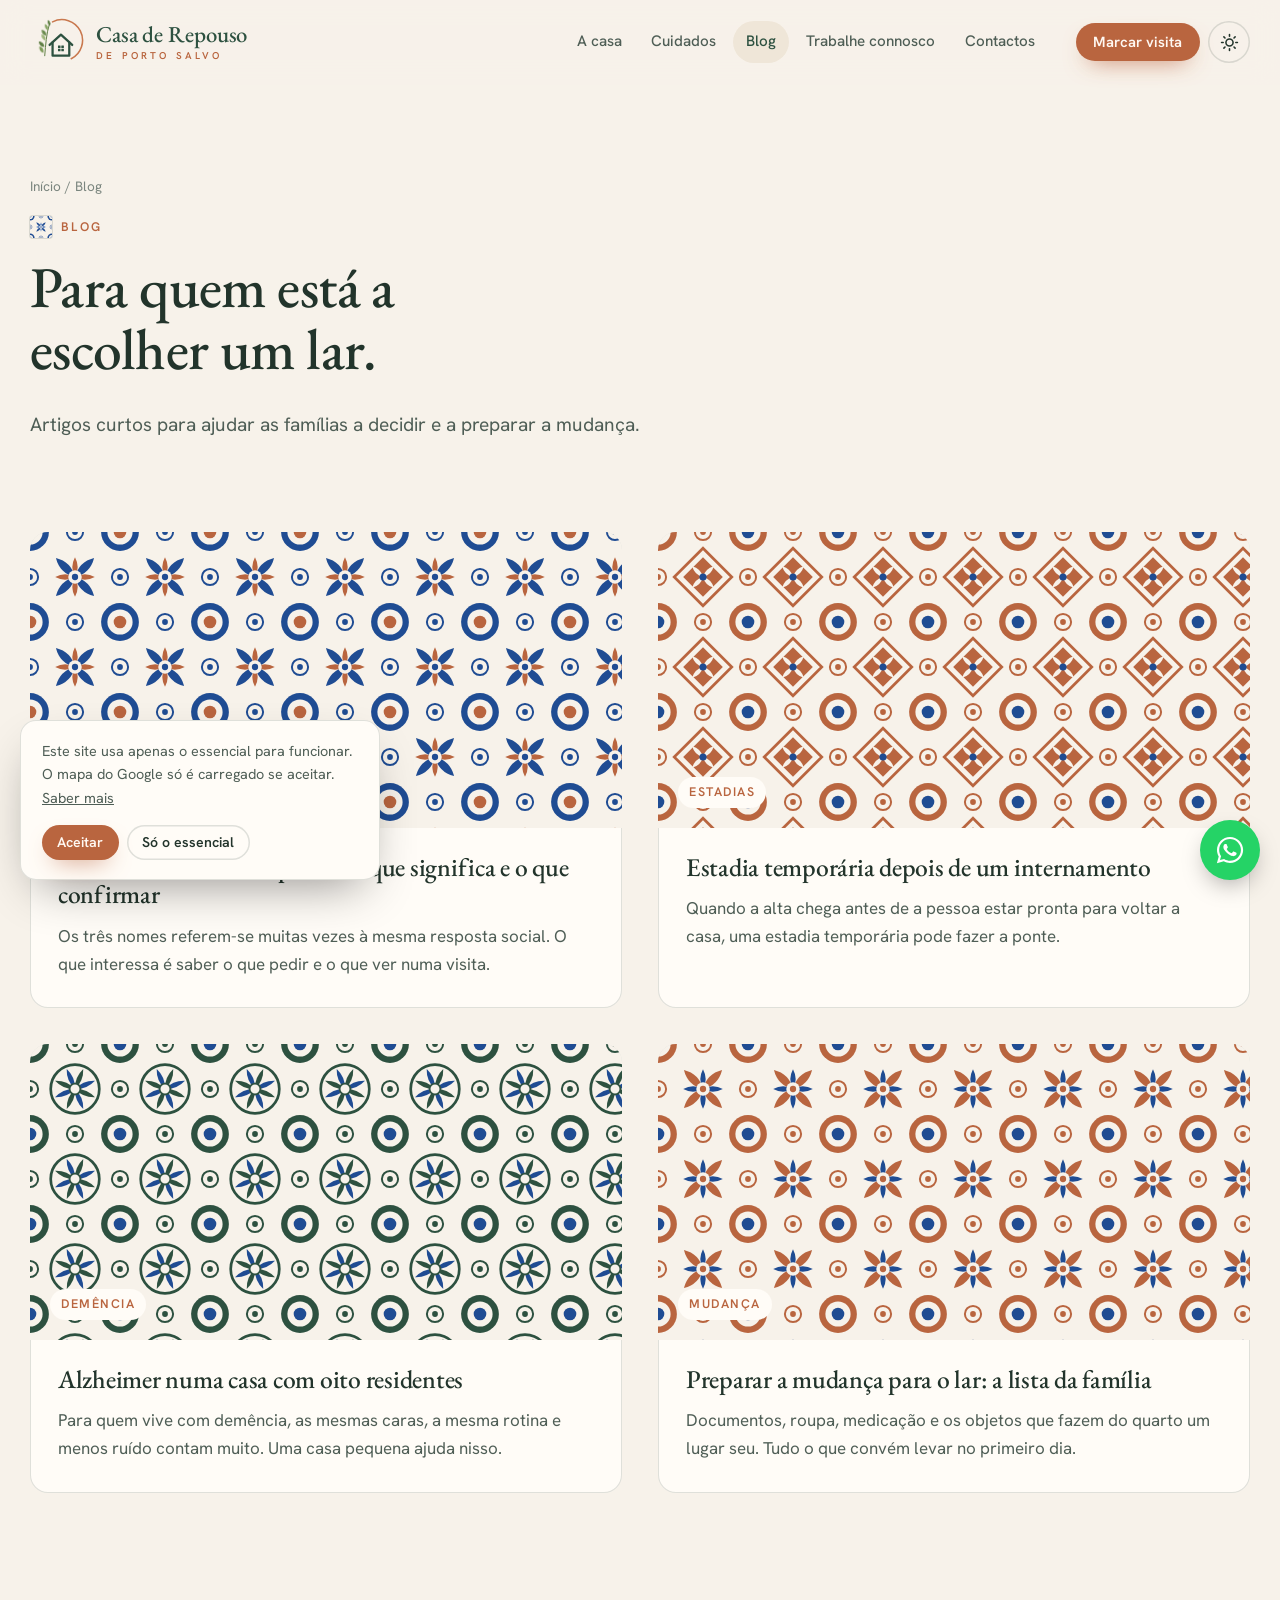
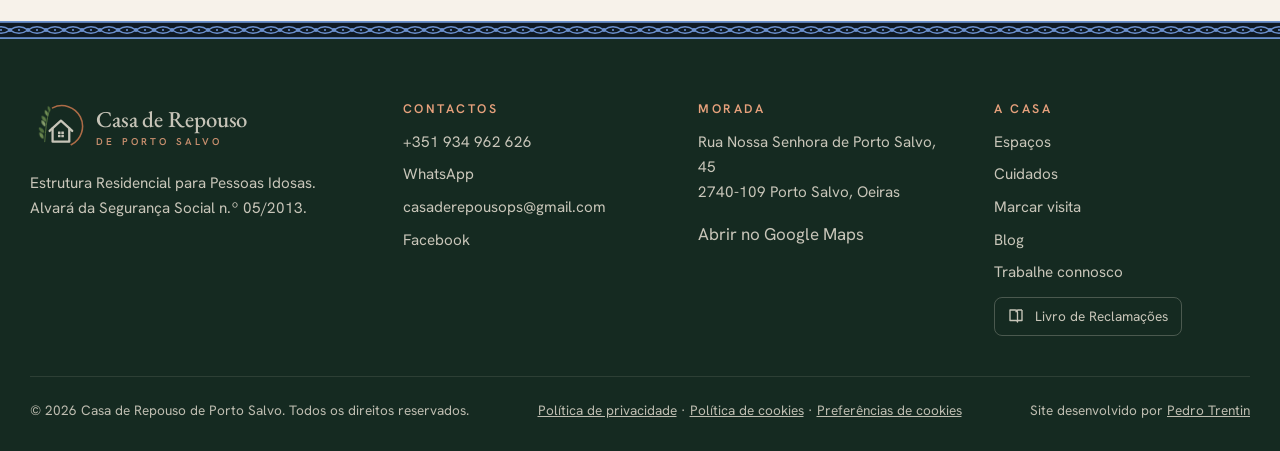
<file: blog/index.html>
<!doctype html>
<html lang="pt-PT"><head><meta charset="utf-8"><meta name="viewport" content="width=device-width,initial-scale=1">
<title>Blog | Casa de Repouso de Porto Salvo</title><meta name="description" content="Artigos para famílias que procuram um lar de idosos: ERPI, estadias temporárias, demência e preparação da mudança.">
<link rel="canonical" href="https://casaderepousoportosalvo.pt/blog"><meta property="og:type" content="website"><meta property="og:locale" content="pt_PT">
<meta property="og:title" content="Blog | Casa de Repouso de Porto Salvo"><meta property="og:description" content="Artigos para famílias que procuram um lar de idosos: ERPI, estadias temporárias, demência e preparação da mudança.">
<meta property="og:image" content="https://casaderepousoportosalvo.pt/img/og.jpg"><meta property="og:url" content="https://casaderepousoportosalvo.pt/blog">
<meta name="theme-color" content="#F7F2EA" media="(prefers-color-scheme: light)"><meta name="theme-color" content="#0E1824" media="(prefers-color-scheme: dark)">
<link rel="icon" href="/favicon.svg" type="image/svg+xml">
<link rel="preload" href="/fonts/eb-garamond-latin-400-normal.woff2" as="font" type="font/woff2" crossorigin>
<link rel="stylesheet" href="/site.css?v=202611091235">
<script>try{var t=localStorage.getItem("crps-tema");if(t)document.documentElement.dataset.tema=t}catch(e){}</script>
</head><body>
<a class="saltar" href="#conteudo">Saltar para o conteúdo</a>
<header class="topo"><div class="wrap topo-in">
<a class="marca" href="/" aria-label="Casa de Repouso de Porto Salvo, início"><svg viewBox="0 0 110 100" aria-hidden="true"><path class="arco" d="M46 9 A41 41 0 1 1 84 84" fill="none" stroke="#C9784E" stroke-width="3.2" stroke-linecap="round"/><path d="M30 78 C32 55 33 34 40 12" fill="none" stroke="#5F7E45" stroke-width="2" stroke-linecap="round"/><g class="folhas"><path d="M27 72c-6-2-9-7-8-13 6 1 10 6 8 13z" fill="#7E9B5A"/><path d="M29 60c-7 0-11-5-11-11 7 0 11 5 11 11z" fill="#5F7E45"/><path d="M31 47c-6-2-9-8-7-13 6 2 9 7 7 13z" fill="#9DB57A"/><path d="M33 37c-7-1-10-6-9-12 6 1 10 6 9 12z" fill="#6B8B4E"/><path d="M36 26c-5-3-7-8-5-13 5 3 7 8 5 13z" fill="#86A462"/><path d="M40 17c-4-3-5-8-3-12 4 3 6 8 3 12z" fill="#5F7E45"/></g><g fill="none" stroke="var(--logo-casa,#2D5140)" stroke-width="4.6" stroke-linecap="round" stroke-linejoin="round"><path d="M40 56 L63 35 L86 56"/><path d="M46 51 V78 H80 V51"/></g><g fill="var(--logo-casa,#2D5140)"><rect x="57" y="57" width="5.2" height="5.2" rx=".6"/><rect x="63.8" y="57" width="5.2" height="5.2" rx=".6"/><rect x="57" y="63.8" width="5.2" height="5.2" rx=".6"/><rect x="63.8" y="63.8" width="5.2" height="5.2" rx=".6"/></g></svg><span class="marca-txt"><b>Casa de Repouso</b><small>de Porto Salvo</small></span></a>
<nav class="nav" aria-label="Principal"><a href="/a-casa">A casa</a><a href="/cuidados">Cuidados</a><a href="/blog" aria-current=page>Blog</a><a href="/trabalhe-connosco">Trabalhe connosco</a><a href="/contactos">Contactos</a></nav>
<div class="topo-acoes"><a class="bt bt-terra" href="/visita">Marcar visita</a>
<button class="tema" type="button" aria-label="Mudar entre modo claro e escuro"><svg class="sol" viewBox="0 0 24 24" fill="none" stroke="currentColor" stroke-width="2" stroke-linecap="round" aria-hidden="true"><circle cx="12" cy="12" r="4.5"/><path d="M12 2v2M12 20v2M4.9 4.9l1.4 1.4M17.7 17.7l1.4 1.4M2 12h2M20 12h2M4.9 19.1l1.4-1.4M17.7 6.3l1.4-1.4"/></svg><svg class="lua" viewBox="0 0 24 24" fill="none" stroke="currentColor" stroke-width="2" stroke-linecap="round" stroke-linejoin="round" aria-hidden="true"><path d="M20 14.5A8 8 0 0 1 9.5 4a8 8 0 1 0 10.5 10.5z"/></svg></button>
<button class="burger" type="button" aria-label="Abrir menu" aria-expanded="false"><span></span><span></span><span></span></button></div>
</div></header>
<div class="gaveta" aria-label="Menu"><a class="g" href="/">Início</a><a class="g" href="/a-casa">A casa</a><a class="g" href="/cuidados">Cuidados</a><a class="g" href="/blog">Blog</a><a class="g" href="/trabalhe-connosco">Trabalhe connosco</a><a class="g" href="/contactos">Contactos</a><a class="g" href="/visita">Marcar visita</a><div class="bts"><a class="bt bt-terra" href="/visita">Marcar visita</a><a class="bt bt-wa" href="https://wa.me/351934962626?text=Ol%C3%A1!%20Gostaria%20de%20saber%20mais%20sobre%20a%20Casa%20de%20Repouso%20de%20Porto%20Salvo." target="_blank" rel="noopener"><svg viewBox="0 0 448 512" fill="currentColor" aria-hidden="true"><path d="M380.9 97.1C339 55.1 283.2 32 223.9 32c-122.4 0-222 99.6-222 222 0 39.1 10.2 77.3 29.6 111L0 480l117.7-30.9c32.4 17.7 68.9 27 106.1 27h.1c122.3 0 224.1-99.6 224.1-222 0-59.3-25.2-115-67.1-157zm-157 341.6c-33.2 0-65.7-8.9-94-25.7l-6.7-4-69.8 18.3L72 359.2l-4.4-7c-18.5-29.4-28.2-63.3-28.2-98.2 0-101.7 82.8-184.5 184.6-184.5 49.3 0 95.6 19.2 130.4 54.1 34.8 34.9 56.2 81.2 56.1 130.5 0 101.8-84.9 184.6-186.6 184.6zm101.2-138.2c-5.5-2.8-32.8-16.2-37.9-18-5.1-1.9-8.8-2.8-12.5 2.8-3.7 5.6-14.3 18-17.6 21.8-3.2 3.7-6.5 4.2-12 1.4-32.6-16.3-54-29.1-75.5-66-5.7-9.8 5.7-9.1 16.3-30.3 1.8-3.7.9-6.9-.5-9.7-1.4-2.8-12.5-30.1-17.1-41.2-4.5-10.8-9.1-9.3-12.5-9.5-3.2-.2-6.9-.2-10.6-.2-3.7 0-9.7 1.4-14.8 6.9-5.1 5.6-19.4 19-19.4 46.3 0 27.3 19.9 53.7 22.6 57.4 2.8 3.7 39.1 59.7 94.8 83.8 35.2 15.2 49 16.5 66.6 13.9 10.7-1.6 32.8-13.4 37.4-26.4 4.6-13 4.6-24.1 3.2-26.4-1.3-2.5-5-3.9-10.5-6.6z"/></svg><span>Falar pelo WhatsApp</span></a></div></div>
<main id="conteudo"><section class="cabeca"><div class="wrap"><div class="migalhas"><a href="/">Início</a> / Blog</div>
<span class="olho">Blog</span><h1 class="rv ver">Para quem está a escolher um lar.</h1>
<p class="lead rv ver d1">Artigos curtos para ajudar as famílias a decidir e a preparar a mudança.</p></div></section>
<section class="sec" style="padding-top:0"><div class="wrap posts"><a class="post-cartao rv" href="/blog/erpi-lar-casa-de-repouso"><div class="capa-az" style="--capa:url(/img/capa-erpi-lar-casa-de-repouso.svg)"><span>Escolher</span></div>
<div><h3>ERPI, lar ou casa de repouso: o que significa e o que confirmar</h3><p>Os três nomes referem-se muitas vezes à mesma resposta social. O que interessa é saber o que pedir e o que ver numa visita.</p></div></a><a class="post-cartao rv" href="/blog/estadia-temporaria-depois-do-hospital"><div class="capa-az" style="--capa:url(/img/capa-estadia-temporaria-depois-do-hospital.svg)"><span>Estadias</span></div>
<div><h3>Estadia temporária depois de um internamento</h3><p>Quando a alta chega antes de a pessoa estar pronta para voltar a casa, uma estadia temporária pode fazer a ponte.</p></div></a><a class="post-cartao rv" href="/blog/alzheimer-numa-casa-pequena"><div class="capa-az" style="--capa:url(/img/capa-alzheimer-numa-casa-pequena.svg)"><span>Demência</span></div>
<div><h3>Alzheimer numa casa com oito residentes</h3><p>Para quem vive com demência, as mesmas caras, a mesma rotina e menos ruído contam muito. Uma casa pequena ajuda nisso.</p></div></a><a class="post-cartao rv" href="/blog/preparar-a-mudanca-para-o-lar"><div class="capa-az" style="--capa:url(/img/capa-preparar-a-mudanca-para-o-lar.svg)"><span>Mudança</span></div>
<div><h3>Preparar a mudança para o lar: a lista da família</h3><p>Documentos, roupa, medicação e os objetos que fazem do quarto um lugar seu. Tudo o que convém levar no primeiro dia.</p></div></a></div></section></main>
<footer class="rodape"><div class="friso fino"></div><div class="wrap">
<div class="rodape-in">
<div><a class="marca" href="/" style="--logo-casa:#E8E1D4"><svg viewBox="0 0 110 100" aria-hidden="true"><path class="arco" d="M46 9 A41 41 0 1 1 84 84" fill="none" stroke="#C9784E" stroke-width="3.2" stroke-linecap="round"/><path d="M30 78 C32 55 33 34 40 12" fill="none" stroke="#5F7E45" stroke-width="2" stroke-linecap="round"/><g class="folhas"><path d="M27 72c-6-2-9-7-8-13 6 1 10 6 8 13z" fill="#7E9B5A"/><path d="M29 60c-7 0-11-5-11-11 7 0 11 5 11 11z" fill="#5F7E45"/><path d="M31 47c-6-2-9-8-7-13 6 2 9 7 7 13z" fill="#9DB57A"/><path d="M33 37c-7-1-10-6-9-12 6 1 10 6 9 12z" fill="#6B8B4E"/><path d="M36 26c-5-3-7-8-5-13 5 3 7 8 5 13z" fill="#86A462"/><path d="M40 17c-4-3-5-8-3-12 4 3 6 8 3 12z" fill="#5F7E45"/></g><g fill="none" stroke="var(--logo-casa,#2D5140)" stroke-width="4.6" stroke-linecap="round" stroke-linejoin="round"><path d="M40 56 L63 35 L86 56"/><path d="M46 51 V78 H80 V51"/></g><g fill="var(--logo-casa,#2D5140)"><rect x="57" y="57" width="5.2" height="5.2" rx=".6"/><rect x="63.8" y="57" width="5.2" height="5.2" rx=".6"/><rect x="57" y="63.8" width="5.2" height="5.2" rx=".6"/><rect x="63.8" y="63.8" width="5.2" height="5.2" rx=".6"/></g></svg><span class="marca-txt"><b>Casa de Repouso</b><small>de Porto Salvo</small></span></a>
<p style="margin-top:18px">Estrutura Residencial para Pessoas Idosas.<br>Alvará da Segurança Social n.º 05/2013.</p></div>
<div><h4>Contactos</h4><ul>
<li><a href="tel:+351934962626">+351 934 962 626</a></li><li><a href="https://wa.me/351934962626?text=Ol%C3%A1!%20Gostaria%20de%20saber%20mais%20sobre%20a%20Casa%20de%20Repouso%20de%20Porto%20Salvo." target="_blank" rel="noopener">WhatsApp</a></li>
<li><a href="mailto:casaderepousops@gmail.com">casaderepousops@gmail.com</a></li><li><a href="https://www.facebook.com/Casaderepousoportosalvo/" target="_blank" rel="noopener">Facebook</a></li></ul></div>
<div><h4>Morada</h4><p>Rua Nossa Senhora de Porto Salvo, 45<br>2740-109 Porto Salvo, Oeiras</p><a href="https://maps.app.goo.gl/TeSeBeY1nYkpYEY29" target="_blank" rel="noopener">Abrir no Google Maps</a></div>
<div><h4>A casa</h4><ul><li><a href="/a-casa">Espaços</a></li><li><a href="/cuidados">Cuidados</a></li><li><a href="/visita">Marcar visita</a></li><li><a href="/blog">Blog</a></li><li><a href="/trabalhe-connosco">Trabalhe connosco</a></li></ul>
<a class="livro" href="https://www.livroreclamacoes.pt" target="_blank" rel="noopener"><svg viewBox="0 0 24 24" fill="none" stroke="currentColor" stroke-width="1.8" stroke-linejoin="round" aria-hidden="true"><path d="M4 4h7a3 3 0 0 1 3 3v13a2 2 0 0 0-2-2H4zM20 4h-5a3 3 0 0 0-3 3"/><path d="M20 4v14h-6"/></svg> Livro de Reclamações</a></div>
</div>
<div class="rodape-base"><span>© 2026 Casa de Repouso de Porto Salvo. Todos os direitos reservados.</span>
<span><a href="/privacidade">Política de privacidade</a> · <a href="/cookies">Política de cookies</a> · <a href="#" data-cookies-abrir>Preferências de cookies</a></span>
<span>Site desenvolvido por <a href="https://www.instagram.com/ph.trentin/" target="_blank" rel="noopener">Pedro Trentin</a></span></div>
</div></footer>
<a class="wa-flut" href="https://wa.me/351934962626?text=Ol%C3%A1!%20Gostaria%20de%20saber%20mais%20sobre%20a%20Casa%20de%20Repouso%20de%20Porto%20Salvo." target="_blank" rel="noopener" aria-label="Falar pelo WhatsApp"><svg viewBox="0 0 448 512" fill="currentColor" aria-hidden="true"><path d="M380.9 97.1C339 55.1 283.2 32 223.9 32c-122.4 0-222 99.6-222 222 0 39.1 10.2 77.3 29.6 111L0 480l117.7-30.9c32.4 17.7 68.9 27 106.1 27h.1c122.3 0 224.1-99.6 224.1-222 0-59.3-25.2-115-67.1-157zm-157 341.6c-33.2 0-65.7-8.9-94-25.7l-6.7-4-69.8 18.3L72 359.2l-4.4-7c-18.5-29.4-28.2-63.3-28.2-98.2 0-101.7 82.8-184.5 184.6-184.5 49.3 0 95.6 19.2 130.4 54.1 34.8 34.9 56.2 81.2 56.1 130.5 0 101.8-84.9 184.6-186.6 184.6zm101.2-138.2c-5.5-2.8-32.8-16.2-37.9-18-5.1-1.9-8.8-2.8-12.5 2.8-3.7 5.6-14.3 18-17.6 21.8-3.2 3.7-6.5 4.2-12 1.4-32.6-16.3-54-29.1-75.5-66-5.7-9.8 5.7-9.1 16.3-30.3 1.8-3.7.9-6.9-.5-9.7-1.4-2.8-12.5-30.1-17.1-41.2-4.5-10.8-9.1-9.3-12.5-9.5-3.2-.2-6.9-.2-10.6-.2-3.7 0-9.7 1.4-14.8 6.9-5.1 5.6-19.4 19-19.4 46.3 0 27.3 19.9 53.7 22.6 57.4 2.8 3.7 39.1 59.7 94.8 83.8 35.2 15.2 49 16.5 66.6 13.9 10.7-1.6 32.8-13.4 37.4-26.4 4.6-13 4.6-24.1 3.2-26.4-1.3-2.5-5-3.9-10.5-6.6z"/></svg></a>
<div class="cookies" role="region" aria-label="Aviso de cookies" hidden><p>Este site usa apenas o essencial para funcionar. O mapa do Google só é carregado se aceitar. <a href="/cookies">Saber mais</a></p>
<div class="bts"><button class="bt bt-terra" data-cookies="todos">Aceitar</button><button class="bt bt-linha" data-cookies="essenciais">Só o essencial</button></div></div>
<script src="/site.js?v=202611091235" defer></script>
</body></html>
</file>
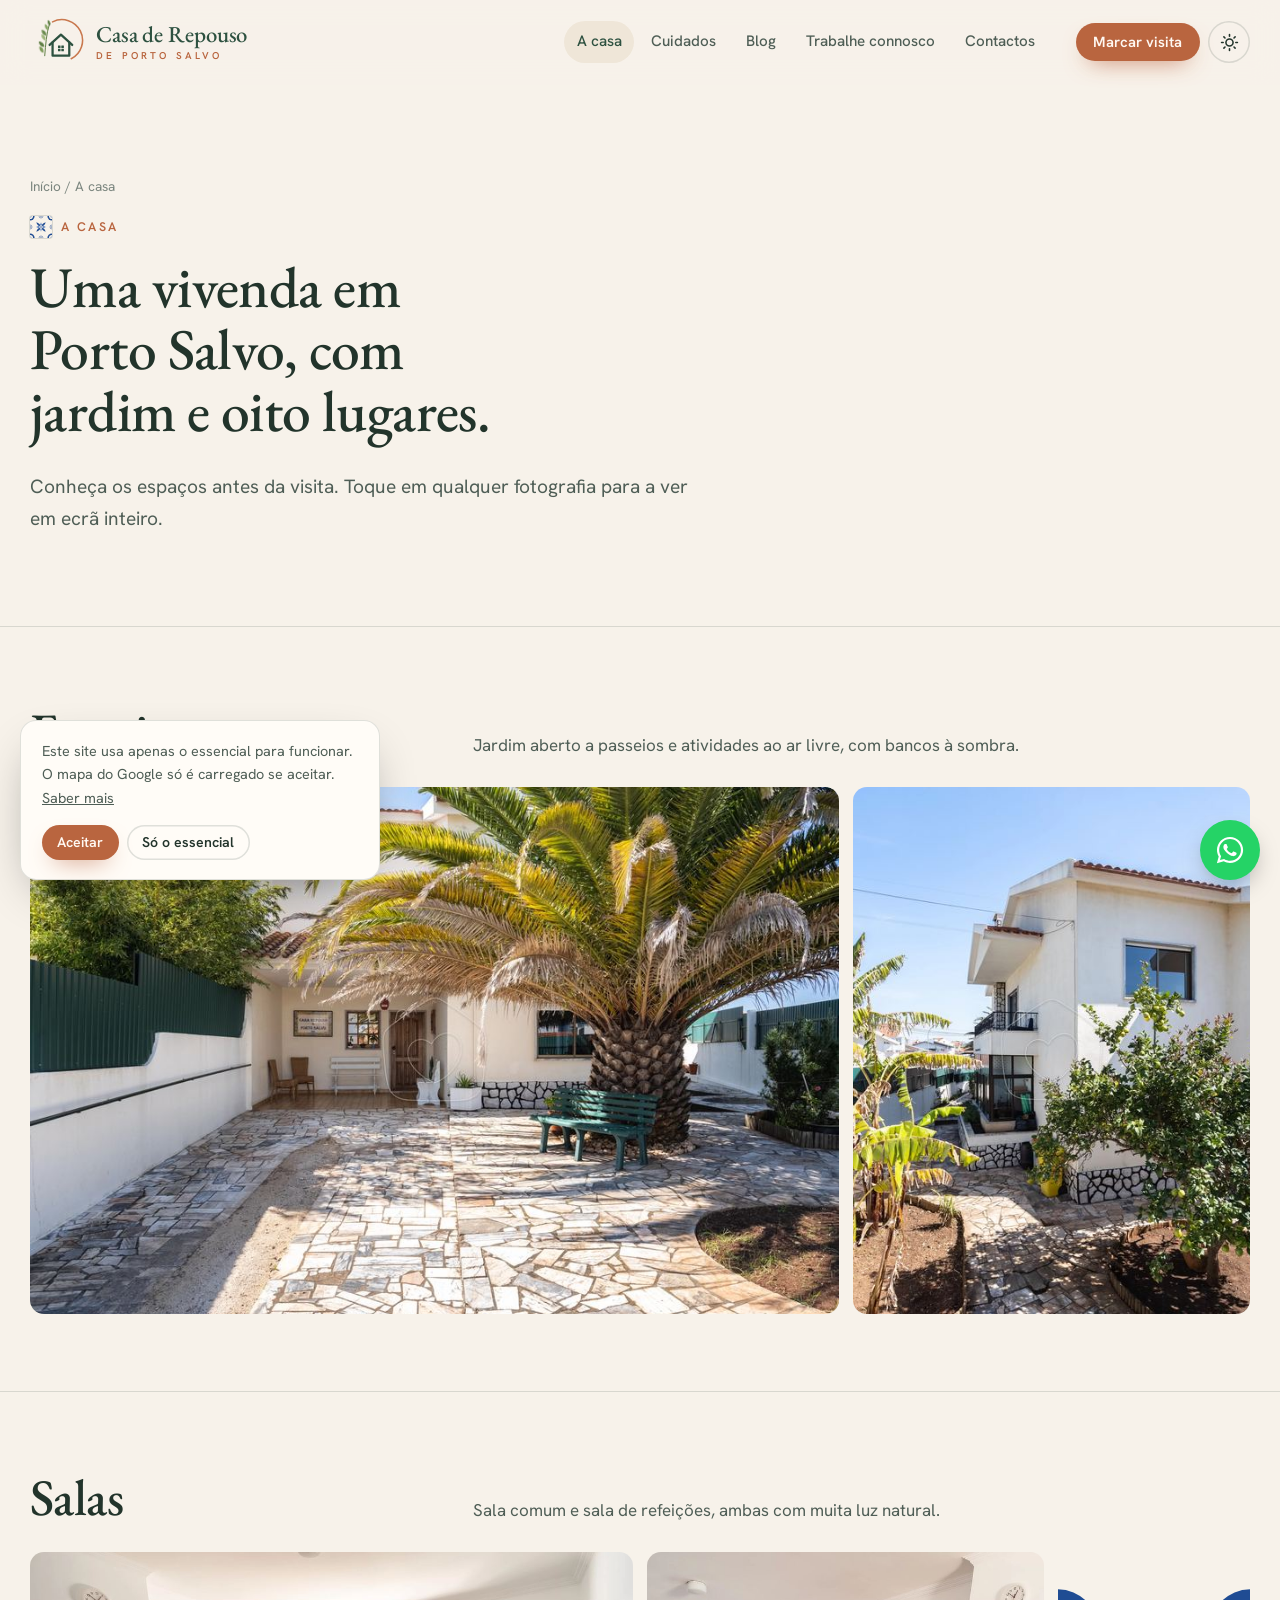
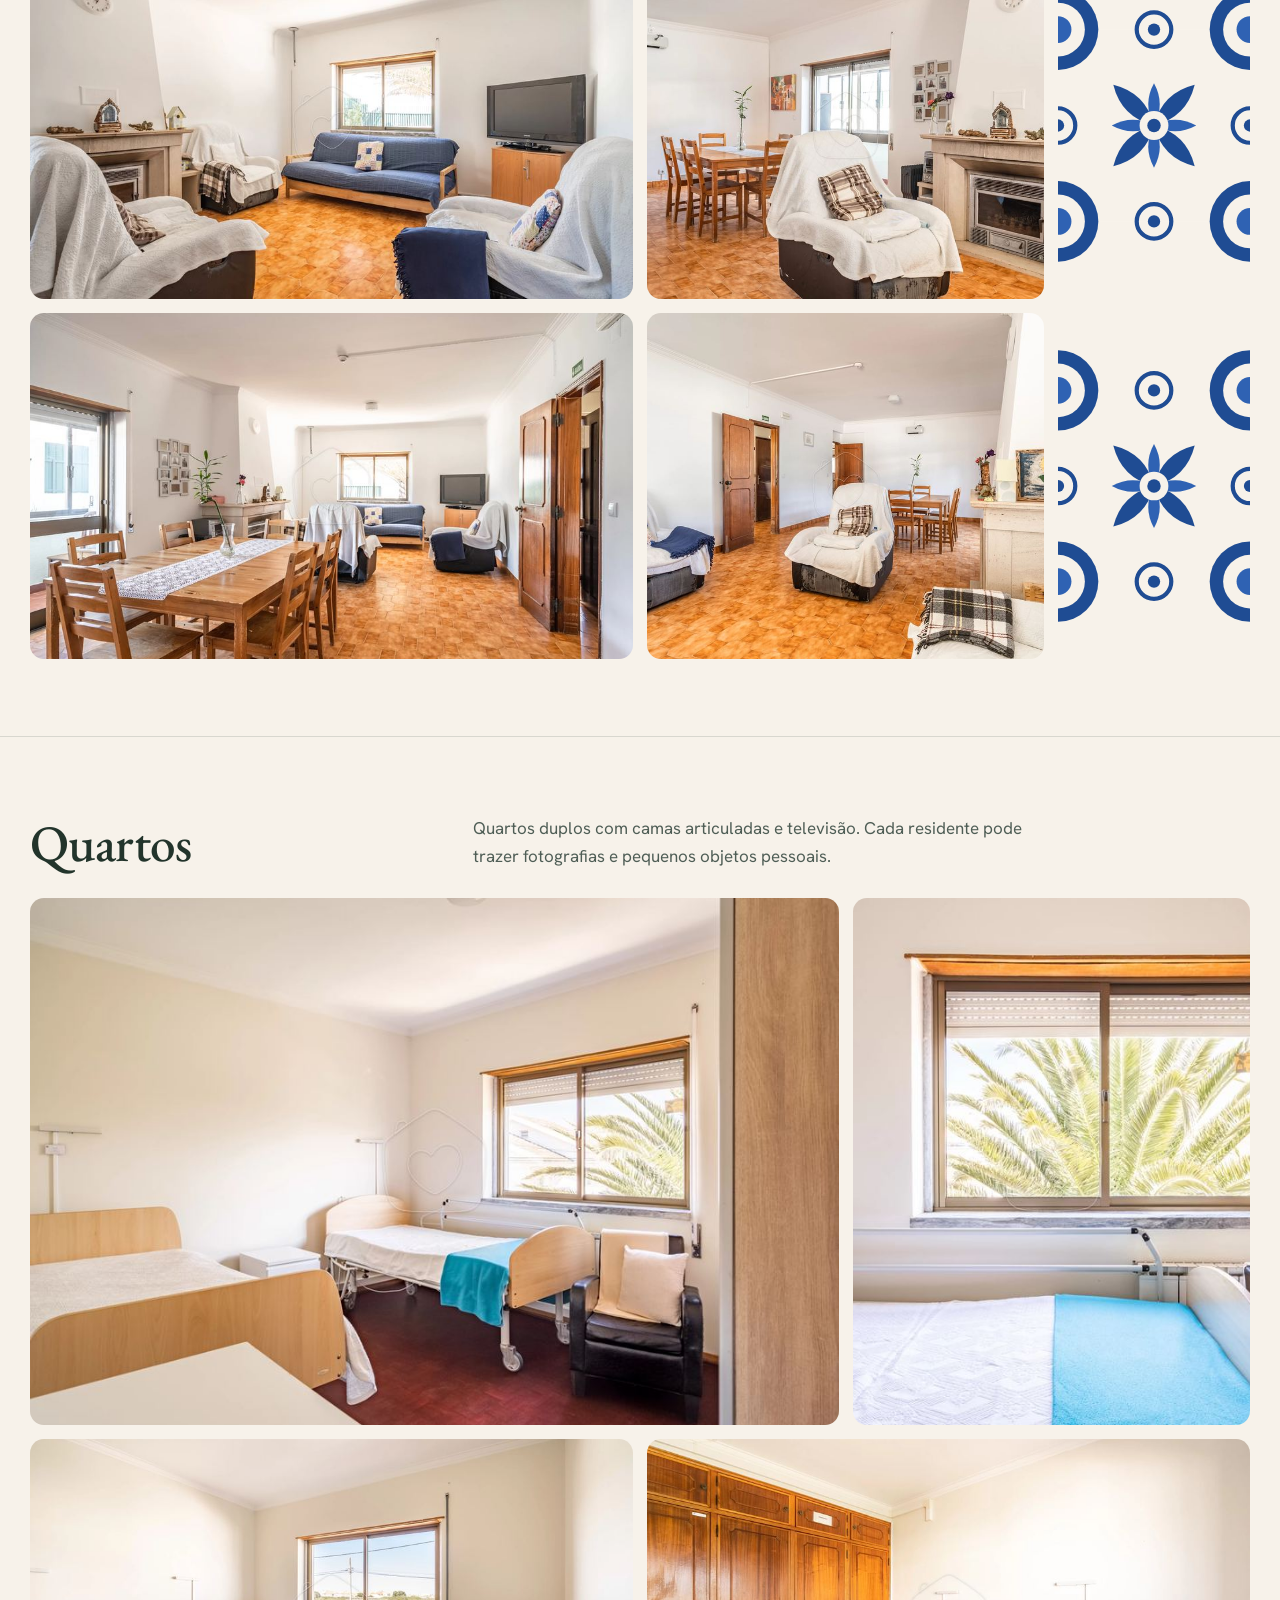
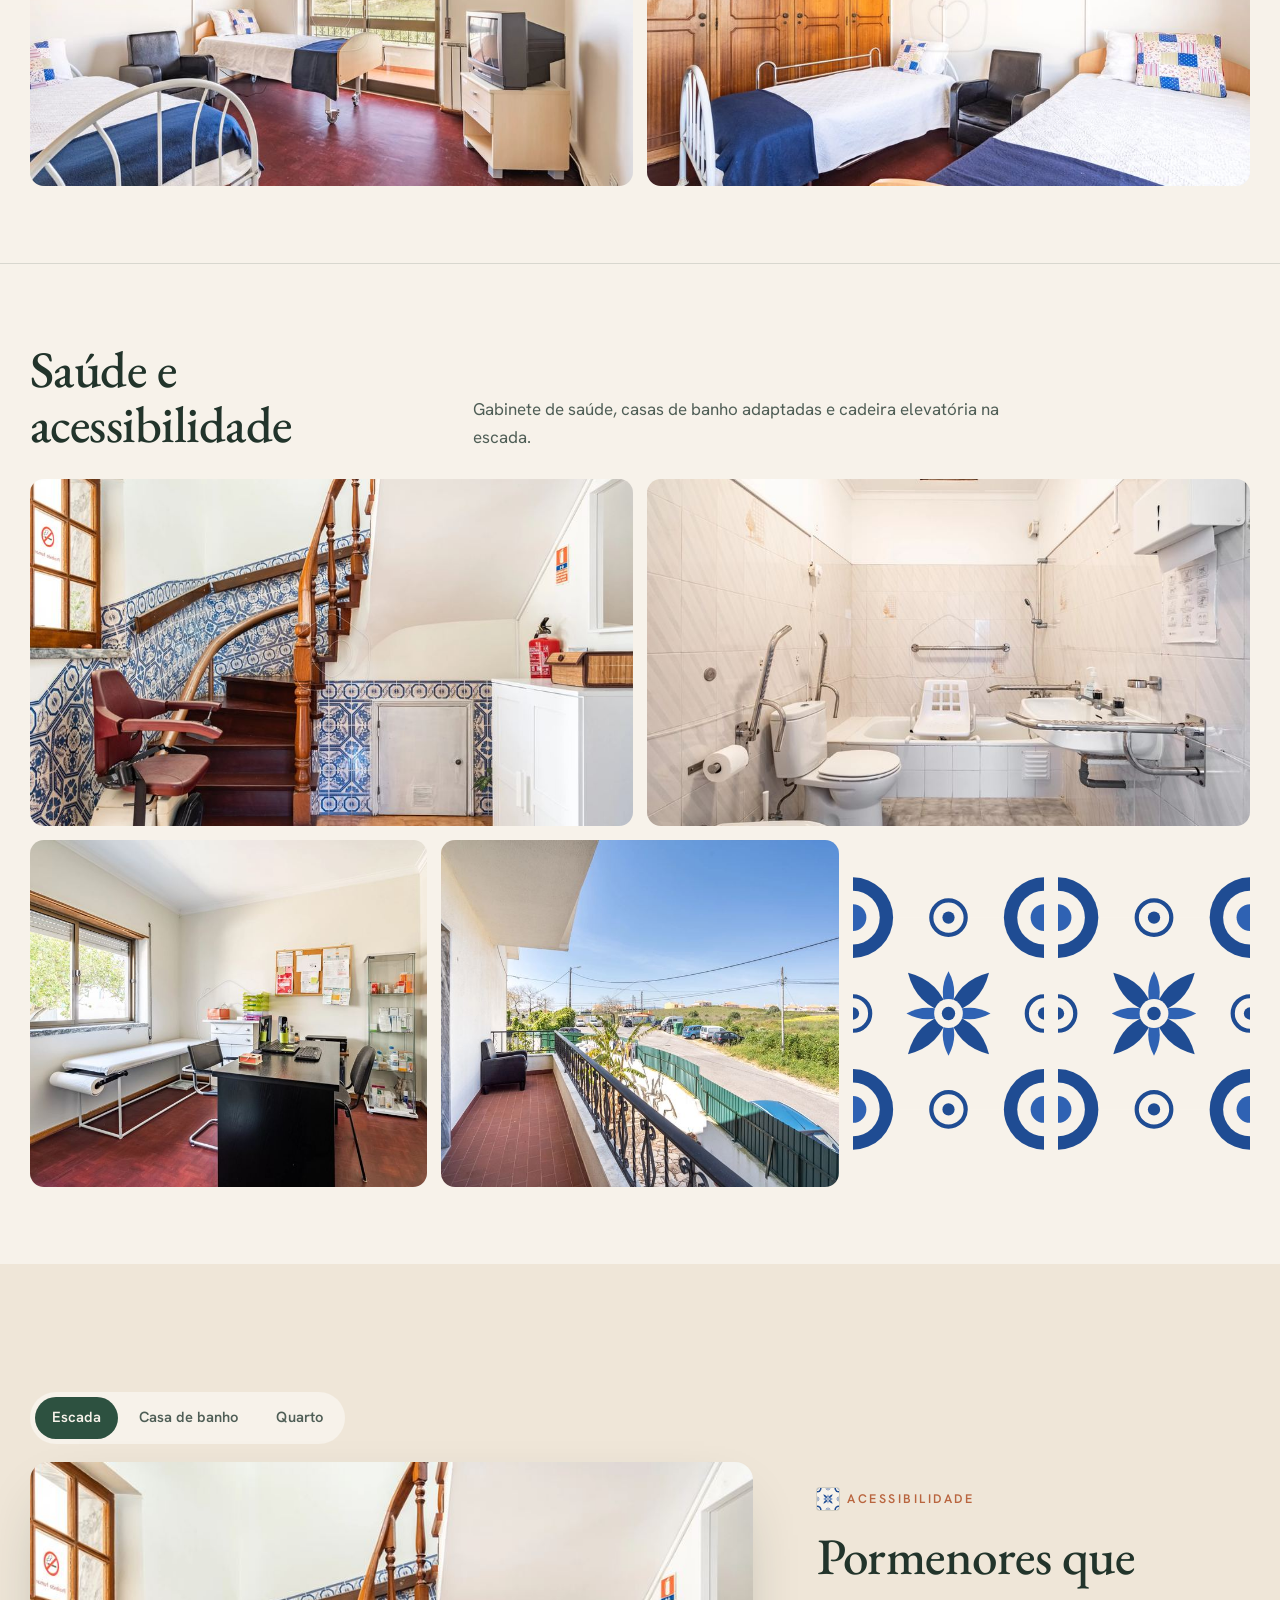
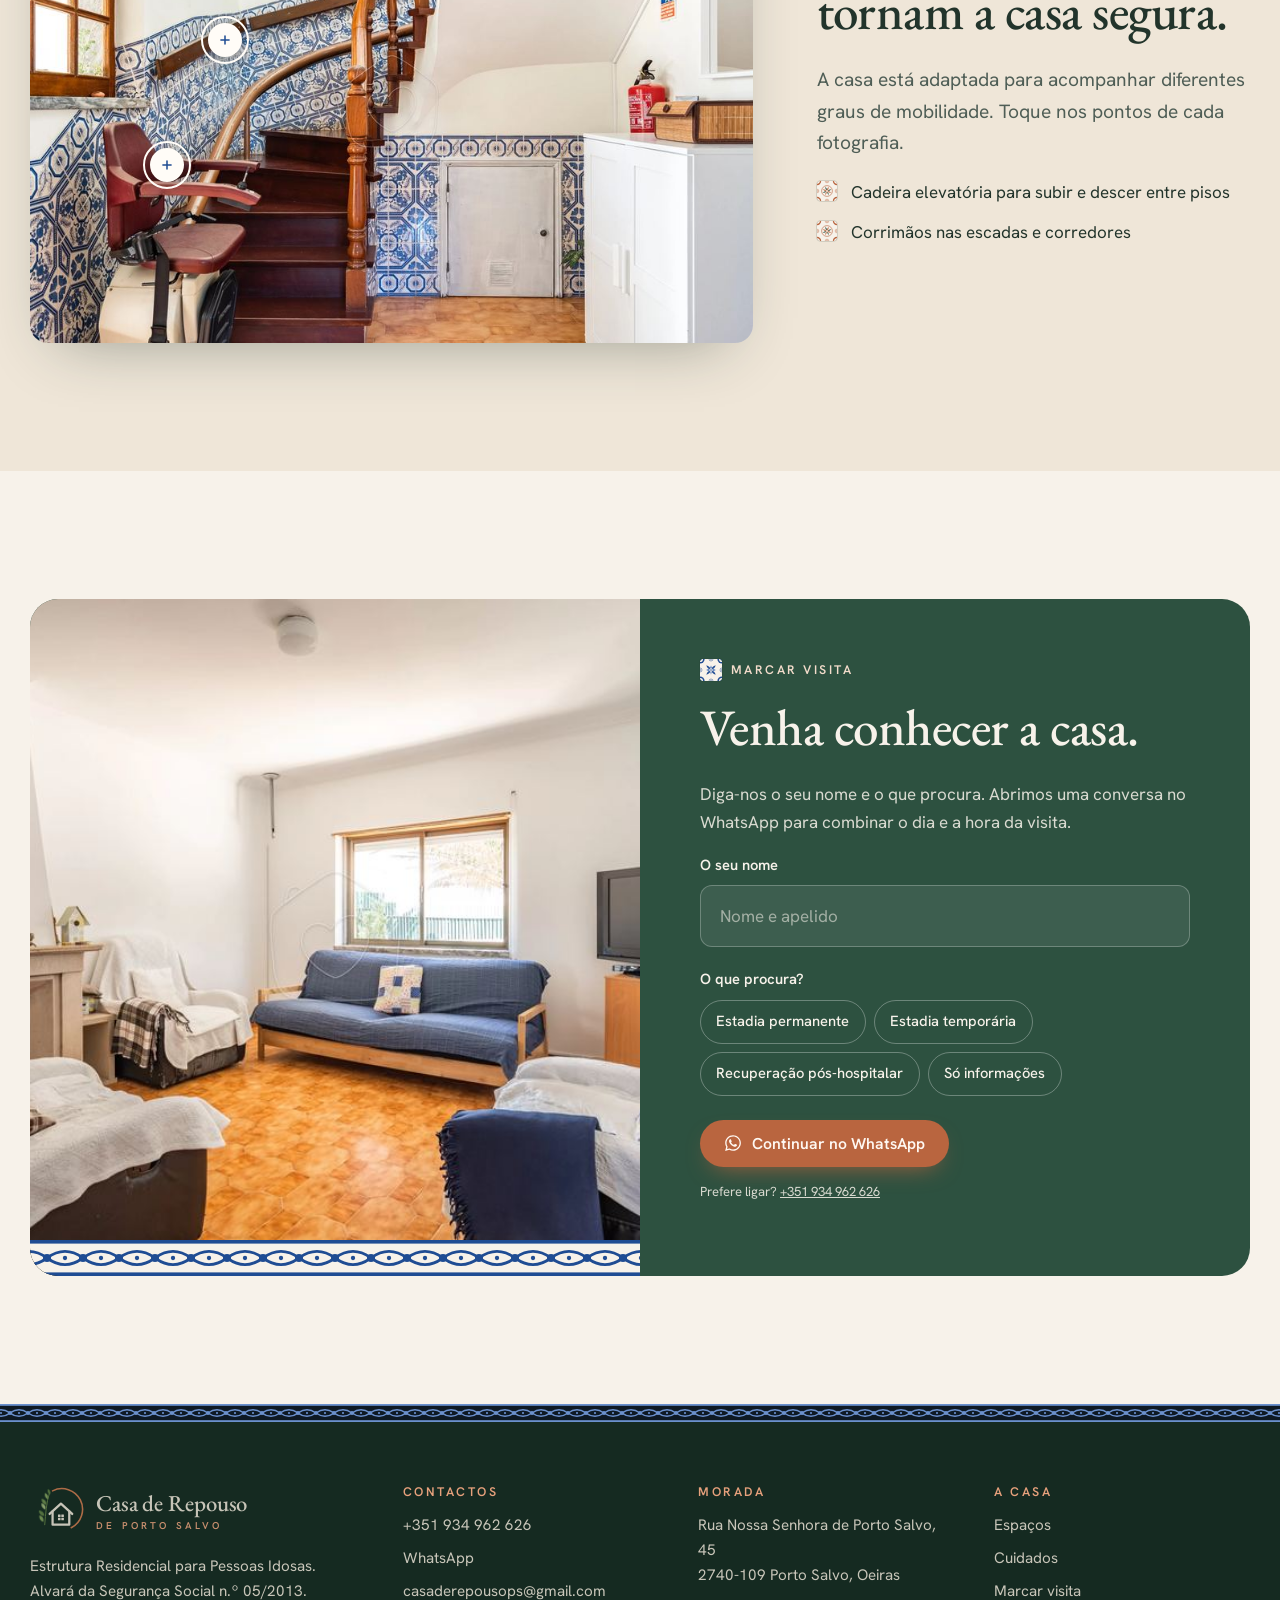
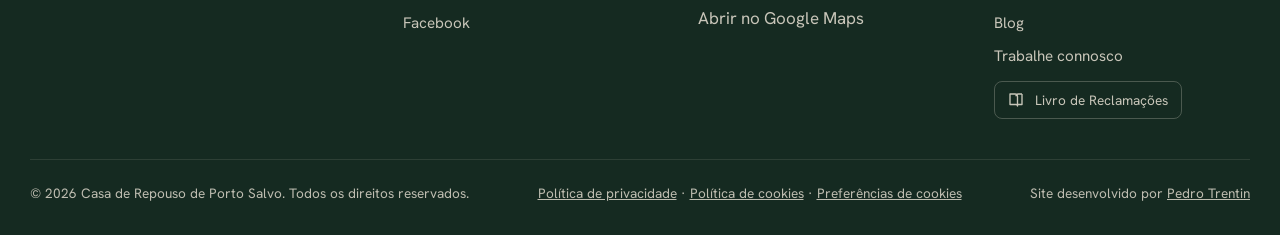
<file: a-casa.html>
<!doctype html>
<html lang="pt-PT"><head><meta charset="utf-8"><meta name="viewport" content="width=device-width,initial-scale=1">
<title>A casa | Casa de Repouso de Porto Salvo</title><meta name="description" content="Fotografias da Casa de Repouso de Porto Salvo: jardim, salas, quartos duplos, casas de banho adaptadas e cadeira elevatória.">
<link rel="canonical" href="https://casaderepousoportosalvo.pt/a-casa"><meta property="og:type" content="website"><meta property="og:locale" content="pt_PT">
<meta property="og:title" content="A casa | Casa de Repouso de Porto Salvo"><meta property="og:description" content="Fotografias da Casa de Repouso de Porto Salvo: jardim, salas, quartos duplos, casas de banho adaptadas e cadeira elevatória.">
<meta property="og:image" content="https://casaderepousoportosalvo.pt/img/og.jpg"><meta property="og:url" content="https://casaderepousoportosalvo.pt/a-casa">
<meta name="theme-color" content="#F7F2EA" media="(prefers-color-scheme: light)"><meta name="theme-color" content="#0E1824" media="(prefers-color-scheme: dark)">
<link rel="icon" href="/favicon.svg" type="image/svg+xml">
<link rel="preload" href="/fonts/eb-garamond-latin-400-normal.woff2" as="font" type="font/woff2" crossorigin>
<link rel="stylesheet" href="/site.css?v=202611091235">
<script>try{var t=localStorage.getItem("crps-tema");if(t)document.documentElement.dataset.tema=t}catch(e){}</script>
</head><body>
<a class="saltar" href="#conteudo">Saltar para o conteúdo</a>
<header class="topo"><div class="wrap topo-in">
<a class="marca" href="/" aria-label="Casa de Repouso de Porto Salvo, início"><svg viewBox="0 0 110 100" aria-hidden="true"><path class="arco" d="M46 9 A41 41 0 1 1 84 84" fill="none" stroke="#C9784E" stroke-width="3.2" stroke-linecap="round"/><path d="M30 78 C32 55 33 34 40 12" fill="none" stroke="#5F7E45" stroke-width="2" stroke-linecap="round"/><g class="folhas"><path d="M27 72c-6-2-9-7-8-13 6 1 10 6 8 13z" fill="#7E9B5A"/><path d="M29 60c-7 0-11-5-11-11 7 0 11 5 11 11z" fill="#5F7E45"/><path d="M31 47c-6-2-9-8-7-13 6 2 9 7 7 13z" fill="#9DB57A"/><path d="M33 37c-7-1-10-6-9-12 6 1 10 6 9 12z" fill="#6B8B4E"/><path d="M36 26c-5-3-7-8-5-13 5 3 7 8 5 13z" fill="#86A462"/><path d="M40 17c-4-3-5-8-3-12 4 3 6 8 3 12z" fill="#5F7E45"/></g><g fill="none" stroke="var(--logo-casa,#2D5140)" stroke-width="4.6" stroke-linecap="round" stroke-linejoin="round"><path d="M40 56 L63 35 L86 56"/><path d="M46 51 V78 H80 V51"/></g><g fill="var(--logo-casa,#2D5140)"><rect x="57" y="57" width="5.2" height="5.2" rx=".6"/><rect x="63.8" y="57" width="5.2" height="5.2" rx=".6"/><rect x="57" y="63.8" width="5.2" height="5.2" rx=".6"/><rect x="63.8" y="63.8" width="5.2" height="5.2" rx=".6"/></g></svg><span class="marca-txt"><b>Casa de Repouso</b><small>de Porto Salvo</small></span></a>
<nav class="nav" aria-label="Principal"><a href="/a-casa" aria-current=page>A casa</a><a href="/cuidados">Cuidados</a><a href="/blog">Blog</a><a href="/trabalhe-connosco">Trabalhe connosco</a><a href="/contactos">Contactos</a></nav>
<div class="topo-acoes"><a class="bt bt-terra" href="/visita">Marcar visita</a>
<button class="tema" type="button" aria-label="Mudar entre modo claro e escuro"><svg class="sol" viewBox="0 0 24 24" fill="none" stroke="currentColor" stroke-width="2" stroke-linecap="round" aria-hidden="true"><circle cx="12" cy="12" r="4.5"/><path d="M12 2v2M12 20v2M4.9 4.9l1.4 1.4M17.7 17.7l1.4 1.4M2 12h2M20 12h2M4.9 19.1l1.4-1.4M17.7 6.3l1.4-1.4"/></svg><svg class="lua" viewBox="0 0 24 24" fill="none" stroke="currentColor" stroke-width="2" stroke-linecap="round" stroke-linejoin="round" aria-hidden="true"><path d="M20 14.5A8 8 0 0 1 9.5 4a8 8 0 1 0 10.5 10.5z"/></svg></button>
<button class="burger" type="button" aria-label="Abrir menu" aria-expanded="false"><span></span><span></span><span></span></button></div>
</div></header>
<div class="gaveta" aria-label="Menu"><a class="g" href="/">Início</a><a class="g" href="/a-casa">A casa</a><a class="g" href="/cuidados">Cuidados</a><a class="g" href="/blog">Blog</a><a class="g" href="/trabalhe-connosco">Trabalhe connosco</a><a class="g" href="/contactos">Contactos</a><a class="g" href="/visita">Marcar visita</a><div class="bts"><a class="bt bt-terra" href="/visita">Marcar visita</a><a class="bt bt-wa" href="https://wa.me/351934962626?text=Ol%C3%A1!%20Gostaria%20de%20saber%20mais%20sobre%20a%20Casa%20de%20Repouso%20de%20Porto%20Salvo." target="_blank" rel="noopener"><svg viewBox="0 0 448 512" fill="currentColor" aria-hidden="true"><path d="M380.9 97.1C339 55.1 283.2 32 223.9 32c-122.4 0-222 99.6-222 222 0 39.1 10.2 77.3 29.6 111L0 480l117.7-30.9c32.4 17.7 68.9 27 106.1 27h.1c122.3 0 224.1-99.6 224.1-222 0-59.3-25.2-115-67.1-157zm-157 341.6c-33.2 0-65.7-8.9-94-25.7l-6.7-4-69.8 18.3L72 359.2l-4.4-7c-18.5-29.4-28.2-63.3-28.2-98.2 0-101.7 82.8-184.5 184.6-184.5 49.3 0 95.6 19.2 130.4 54.1 34.8 34.9 56.2 81.2 56.1 130.5 0 101.8-84.9 184.6-186.6 184.6zm101.2-138.2c-5.5-2.8-32.8-16.2-37.9-18-5.1-1.9-8.8-2.8-12.5 2.8-3.7 5.6-14.3 18-17.6 21.8-3.2 3.7-6.5 4.2-12 1.4-32.6-16.3-54-29.1-75.5-66-5.7-9.8 5.7-9.1 16.3-30.3 1.8-3.7.9-6.9-.5-9.7-1.4-2.8-12.5-30.1-17.1-41.2-4.5-10.8-9.1-9.3-12.5-9.5-3.2-.2-6.9-.2-10.6-.2-3.7 0-9.7 1.4-14.8 6.9-5.1 5.6-19.4 19-19.4 46.3 0 27.3 19.9 53.7 22.6 57.4 2.8 3.7 39.1 59.7 94.8 83.8 35.2 15.2 49 16.5 66.6 13.9 10.7-1.6 32.8-13.4 37.4-26.4 4.6-13 4.6-24.1 3.2-26.4-1.3-2.5-5-3.9-10.5-6.6z"/></svg><span>Falar pelo WhatsApp</span></a></div></div>
<main id="conteudo"><section class="cabeca"><div class="wrap"><div class="migalhas"><a href="/">Início</a> / A casa</div>
<span class="olho">A casa</span><h1 class="rv ver">Uma vivenda em Porto Salvo, com jardim e oito lugares.</h1>
<p class="lead rv ver d1">Conheça os espaços antes da visita. Toque em qualquer fotografia para a ver em ecrã inteiro.</p></div></section>
<div data-galeria><section class="espaco"><div class="wrap"><div class="espaco-cab rv"><h2>Exterior</h2><p>Jardim aberto a passeios e atividades ao ar livre, com bancos à sombra.</p></div><div class="mosaico"><button class="a rv" type="button" data-grande="/img/entrada.jpg" data-titulo="Entrada" aria-label="Ampliar: Entrada"><img src="/img/entrada-900.jpg" srcset="/img/entrada-900.jpg 900w, /img/entrada.jpg 1800w" sizes="(max-width:700px) 100vw, 60vw" alt="Entrada" width="1800" height="1200" loading="lazy" decoding="async"></button><button class="b rv" type="button" data-grande="/img/jardim.jpg" data-titulo="Jardim" aria-label="Ampliar: Jardim"><img src="/img/jardim-900.jpg" srcset="/img/jardim-900.jpg 900w, /img/jardim.jpg 1800w" sizes="(max-width:700px) 100vw, 60vw" alt="Jardim" width="1800" height="1200" loading="lazy" decoding="async"></button></div></div></section><section class="espaco"><div class="wrap"><div class="espaco-cab rv"><h2>Salas</h2><p>Sala comum e sala de refeições, ambas com muita luz natural.</p></div><div class="mosaico"><button class="c rv" type="button" data-grande="/img/sala-estar.jpg" data-titulo="Sala de estar" aria-label="Ampliar: Sala de estar"><img src="/img/sala-estar-900.jpg" srcset="/img/sala-estar-900.jpg 900w, /img/sala-estar.jpg 1800w" sizes="(max-width:700px) 100vw, 60vw" alt="Sala de estar" width="1800" height="1200" loading="lazy" decoding="async"></button><button class="d rv" type="button" data-grande="/img/lareira.jpg" data-titulo="Lareira" aria-label="Ampliar: Lareira"><img src="/img/lareira-900.jpg" srcset="/img/lareira-900.jpg 900w, /img/lareira.jpg 1800w" sizes="(max-width:700px) 100vw, 60vw" alt="Lareira" width="1800" height="1200" loading="lazy" decoding="async"></button><span class="ladr" aria-hidden="true"></span><button class="c rv" type="button" data-grande="/img/sala-refeicoes.jpg" data-titulo="Sala de refeições" aria-label="Ampliar: Sala de refeições"><img src="/img/sala-refeicoes-900.jpg" srcset="/img/sala-refeicoes-900.jpg 900w, /img/sala-refeicoes.jpg 1800w" sizes="(max-width:700px) 100vw, 60vw" alt="Sala de refeições" width="1800" height="1200" loading="lazy" decoding="async"></button><button class="d rv" type="button" data-grande="/img/sala-convivio.jpg" data-titulo="Sala de convívio" aria-label="Ampliar: Sala de convívio"><img src="/img/sala-convivio-900.jpg" srcset="/img/sala-convivio-900.jpg 900w, /img/sala-convivio.jpg 1800w" sizes="(max-width:700px) 100vw, 60vw" alt="Sala de convívio" width="1800" height="1200" loading="lazy" decoding="async"></button><span class="ladr" aria-hidden="true"></span></div></div></section><section class="espaco"><div class="wrap"><div class="espaco-cab rv"><h2>Quartos</h2><p>Quartos duplos com camas articuladas e televisão. Cada residente pode trazer fotografias e pequenos objetos pessoais.</p></div><div class="mosaico"><button class="a rv" type="button" data-grande="/img/quarto-janela.jpg" data-titulo="Quarto duplo" aria-label="Ampliar: Quarto duplo"><img src="/img/quarto-janela-900.jpg" srcset="/img/quarto-janela-900.jpg 900w, /img/quarto-janela.jpg 1800w" sizes="(max-width:700px) 100vw, 60vw" alt="Quarto duplo" width="1800" height="1200" loading="lazy" decoding="async"></button><button class="b rv" type="button" data-grande="/img/janela.jpg" data-titulo="Janela do quarto" aria-label="Ampliar: Janela do quarto"><img src="/img/janela-900.jpg" srcset="/img/janela-900.jpg 900w, /img/janela.jpg 1800w" sizes="(max-width:700px) 100vw, 60vw" alt="Janela do quarto" width="1800" height="1200" loading="lazy" decoding="async"></button><button class="c rv" type="button" data-grande="/img/quarto-varanda.jpg" data-titulo="Quarto com varanda" aria-label="Ampliar: Quarto com varanda"><img src="/img/quarto-varanda-900.jpg" srcset="/img/quarto-varanda-900.jpg 900w, /img/quarto-varanda.jpg 1800w" sizes="(max-width:700px) 100vw, 60vw" alt="Quarto com varanda" width="1800" height="1200" loading="lazy" decoding="async"></button><button class="c rv" type="button" data-grande="/img/quarto-armario.jpg" data-titulo="Quarto duplo" aria-label="Ampliar: Quarto duplo"><img src="/img/quarto-armario-900.jpg" srcset="/img/quarto-armario-900.jpg 900w, /img/quarto-armario.jpg 1800w" sizes="(max-width:700px) 100vw, 60vw" alt="Quarto duplo" width="1800" height="1200" loading="lazy" decoding="async"></button></div></div></section><section class="espaco"><div class="wrap"><div class="espaco-cab rv"><h2>Saúde e acessibilidade</h2><p>Gabinete de saúde, casas de banho adaptadas e cadeira elevatória na escada.</p></div><div class="mosaico"><button class="c rv" type="button" data-grande="/img/escada.jpg" data-titulo="Escada com cadeira elevatória" aria-label="Ampliar: Escada com cadeira elevatória"><img src="/img/escada-900.jpg" srcset="/img/escada-900.jpg 900w, /img/escada.jpg 1800w" sizes="(max-width:700px) 100vw, 60vw" alt="Escada com cadeira elevatória" width="1800" height="1200" loading="lazy" decoding="async"></button><button class="c rv" type="button" data-grande="/img/casa-de-banho.jpg" data-titulo="Casa de banho adaptada" aria-label="Ampliar: Casa de banho adaptada"><img src="/img/casa-de-banho-900.jpg" srcset="/img/casa-de-banho-900.jpg 900w, /img/casa-de-banho.jpg 1800w" sizes="(max-width:700px) 100vw, 60vw" alt="Casa de banho adaptada" width="1800" height="1200" loading="lazy" decoding="async"></button><button class="d rv" type="button" data-grande="/img/gabinete.jpg" data-titulo="Gabinete de saúde" aria-label="Ampliar: Gabinete de saúde"><img src="/img/gabinete-900.jpg" srcset="/img/gabinete-900.jpg 900w, /img/gabinete.jpg 1800w" sizes="(max-width:700px) 100vw, 60vw" alt="Gabinete de saúde" width="1800" height="1200" loading="lazy" decoding="async"></button><button class="f rv" type="button" data-grande="/img/varanda.jpg" data-titulo="Varanda" aria-label="Ampliar: Varanda"><img src="/img/varanda-900.jpg" srcset="/img/varanda-900.jpg 900w, /img/varanda.jpg 1800w" sizes="(max-width:700px) 100vw, 60vw" alt="Varanda" width="1800" height="1200" loading="lazy" decoding="async"></button><span class="ladr" aria-hidden="true"></span><span class="ladr" aria-hidden="true"></span></div></div></section></div>
<section class="sec sec-alt"><div class="wrap" data-cenas><div class="detalhes">
<div class="rv"><div class="abas" role="tablist"><button type="button" role="tab" aria-selected="true">Escada</button><button type="button" role="tab" aria-selected="false">Casa de banho</button><button type="button" role="tab" aria-selected="false">Quarto</button></div><div class="cena"><div class="on"><img src="/img/escada-900.jpg" srcset="/img/escada-900.jpg 900w, /img/escada.jpg 1800w" sizes="(max-width:900px) 100vw, 60vw" alt="Escada com cadeira elevatória" width="1800" height="1200" loading="lazy" decoding="async"><button class="ponto" type="button" style="--x:19%;--y:63%" aria-expanded="false"><svg viewBox="0 0 24 24" fill="none" stroke="currentColor" stroke-width="2.6" stroke-linecap="round" aria-hidden="true"><path d="M12 5v14M5 12h14"/></svg><span>Cadeira elevatória</span></button><button class="ponto" type="button" style="--x:27%;--y:37%" aria-expanded="false"><svg viewBox="0 0 24 24" fill="none" stroke="currentColor" stroke-width="2.6" stroke-linecap="round" aria-hidden="true"><path d="M12 5v14M5 12h14"/></svg><span>Corrimão ao longo da escada</span></button></div><div class=""><img src="/img/casa-de-banho-900.jpg" srcset="/img/casa-de-banho-900.jpg 900w, /img/casa-de-banho.jpg 1800w" sizes="(max-width:900px) 100vw, 60vw" alt="Casa de banho adaptada" width="1800" height="1200" loading="lazy" decoding="async"><button class="ponto" type="button" style="--x:23%;--y:44%" aria-expanded="false"><svg viewBox="0 0 24 24" fill="none" stroke="currentColor" stroke-width="2.6" stroke-linecap="round" aria-hidden="true"><path d="M12 5v14M5 12h14"/></svg><span>Barras de apoio</span></button><button class="ponto" type="button" style="--x:49%;--y:60%" aria-expanded="false"><svg viewBox="0 0 24 24" fill="none" stroke="currentColor" stroke-width="2.6" stroke-linecap="round" aria-hidden="true"><path d="M12 5v14M5 12h14"/></svg><span>Cadeira de banho giratória</span></button><button class="ponto" type="button" style="--x:75%;--y:68%" aria-expanded="false"><svg viewBox="0 0 24 24" fill="none" stroke="currentColor" stroke-width="2.6" stroke-linecap="round" aria-hidden="true"><path d="M12 5v14M5 12h14"/></svg><span>Lavatório com barra de apoio</span></button></div><div class=""><img src="/img/quarto-janela-900.jpg" srcset="/img/quarto-janela-900.jpg 900w, /img/quarto-janela.jpg 1800w" sizes="(max-width:900px) 100vw, 60vw" alt="Quarto duplo" width="1800" height="1200" loading="lazy" decoding="async"><button class="ponto" type="button" style="--x:54%;--y:63%" aria-expanded="false"><svg viewBox="0 0 24 24" fill="none" stroke="currentColor" stroke-width="2.6" stroke-linecap="round" aria-hidden="true"><path d="M12 5v14M5 12h14"/></svg><span>Cama articulada</span></button><button class="ponto" type="button" style="--x:42%;--y:29%" aria-expanded="false"><svg viewBox="0 0 24 24" fill="none" stroke="currentColor" stroke-width="2.6" stroke-linecap="round" aria-hidden="true"><path d="M12 5v14M5 12h14"/></svg><span>Sistema de chamada</span></button></div></div></div>
<div class="rv d2"><span class="olho">Acessibilidade</span><h2>Pormenores que tornam a casa segura.</h2>
<p class="lead">A casa está adaptada para acompanhar diferentes graus de mobilidade. Toque nos pontos de cada fotografia.</p><ul class="lista-det" data-lista><li>Cadeira elevatória para subir e descer entre pisos</li><li>Corrimãos nas escadas e corredores</li></ul><ul class="lista-det" data-lista hidden><li>Barras de apoio junto à sanita e ao lavatório</li><li>Cadeira de banho giratória</li><li>Sistemas de segurança anti-queda</li></ul><ul class="lista-det" data-lista hidden><li>Camas articuladas em todos os quartos</li><li>Sistema de chamada junto à cama</li><li>Televisão e espaço para objetos pessoais</li></ul></div>
</div></div></section>
<section class="sec" id="marcar"><div class="wrap"><div class="convite rv">
<div class="convite-foto"><img src="/img/sala-estar-900.jpg" srcset="/img/sala-estar-900.jpg 900w, /img/sala-estar.jpg 1800w" sizes="(max-width:860px) 100vw, 50vw" alt="Casa de Repouso de Porto Salvo" width="1800" height="1200" loading="lazy" decoding="async"></div>
<div class="convite-form"><span class="olho">Marcar visita</span><h2>Venha conhecer a casa.</h2><p>Diga-nos o seu nome e o que procura. Abrimos uma conversa no WhatsApp para combinar o dia e a hora da visita.</p>
<form data-wa="visita" novalidate>
<label class="campo"><span>O seu nome</span><input name="nome" autocomplete="name" placeholder="Nome e apelido" required></label>
<fieldset class="opcoes"><legend>O que procura?</legend><label><input type="radio" name="procura" value="Estadia permanente"><span>Estadia permanente</span></label><label><input type="radio" name="procura" value="Estadia temporária"><span>Estadia temporária</span></label><label><input type="radio" name="procura" value="Recuperação pós-hospitalar"><span>Recuperação pós-hospitalar</span></label><label><input type="radio" name="procura" value="Só informações"><span>Só informações</span></label></fieldset>
<button class="bt bt-terra" type="submit"><svg viewBox="0 0 448 512" fill="currentColor" aria-hidden="true"><path d="M380.9 97.1C339 55.1 283.2 32 223.9 32c-122.4 0-222 99.6-222 222 0 39.1 10.2 77.3 29.6 111L0 480l117.7-30.9c32.4 17.7 68.9 27 106.1 27h.1c122.3 0 224.1-99.6 224.1-222 0-59.3-25.2-115-67.1-157zm-157 341.6c-33.2 0-65.7-8.9-94-25.7l-6.7-4-69.8 18.3L72 359.2l-4.4-7c-18.5-29.4-28.2-63.3-28.2-98.2 0-101.7 82.8-184.5 184.6-184.5 49.3 0 95.6 19.2 130.4 54.1 34.8 34.9 56.2 81.2 56.1 130.5 0 101.8-84.9 184.6-186.6 184.6zm101.2-138.2c-5.5-2.8-32.8-16.2-37.9-18-5.1-1.9-8.8-2.8-12.5 2.8-3.7 5.6-14.3 18-17.6 21.8-3.2 3.7-6.5 4.2-12 1.4-32.6-16.3-54-29.1-75.5-66-5.7-9.8 5.7-9.1 16.3-30.3 1.8-3.7.9-6.9-.5-9.7-1.4-2.8-12.5-30.1-17.1-41.2-4.5-10.8-9.1-9.3-12.5-9.5-3.2-.2-6.9-.2-10.6-.2-3.7 0-9.7 1.4-14.8 6.9-5.1 5.6-19.4 19-19.4 46.3 0 27.3 19.9 53.7 22.6 57.4 2.8 3.7 39.1 59.7 94.8 83.8 35.2 15.2 49 16.5 66.6 13.9 10.7-1.6 32.8-13.4 37.4-26.4 4.6-13 4.6-24.1 3.2-26.4-1.3-2.5-5-3.9-10.5-6.6z"/></svg><span>Continuar no WhatsApp</span></button>
<p class="nota-form">Prefere ligar? <a href="tel:+351934962626">+351 934 962 626</a></p>
</form></div></div></div></section></main>
<footer class="rodape"><div class="friso fino"></div><div class="wrap">
<div class="rodape-in">
<div><a class="marca" href="/" style="--logo-casa:#E8E1D4"><svg viewBox="0 0 110 100" aria-hidden="true"><path class="arco" d="M46 9 A41 41 0 1 1 84 84" fill="none" stroke="#C9784E" stroke-width="3.2" stroke-linecap="round"/><path d="M30 78 C32 55 33 34 40 12" fill="none" stroke="#5F7E45" stroke-width="2" stroke-linecap="round"/><g class="folhas"><path d="M27 72c-6-2-9-7-8-13 6 1 10 6 8 13z" fill="#7E9B5A"/><path d="M29 60c-7 0-11-5-11-11 7 0 11 5 11 11z" fill="#5F7E45"/><path d="M31 47c-6-2-9-8-7-13 6 2 9 7 7 13z" fill="#9DB57A"/><path d="M33 37c-7-1-10-6-9-12 6 1 10 6 9 12z" fill="#6B8B4E"/><path d="M36 26c-5-3-7-8-5-13 5 3 7 8 5 13z" fill="#86A462"/><path d="M40 17c-4-3-5-8-3-12 4 3 6 8 3 12z" fill="#5F7E45"/></g><g fill="none" stroke="var(--logo-casa,#2D5140)" stroke-width="4.6" stroke-linecap="round" stroke-linejoin="round"><path d="M40 56 L63 35 L86 56"/><path d="M46 51 V78 H80 V51"/></g><g fill="var(--logo-casa,#2D5140)"><rect x="57" y="57" width="5.2" height="5.2" rx=".6"/><rect x="63.8" y="57" width="5.2" height="5.2" rx=".6"/><rect x="57" y="63.8" width="5.2" height="5.2" rx=".6"/><rect x="63.8" y="63.8" width="5.2" height="5.2" rx=".6"/></g></svg><span class="marca-txt"><b>Casa de Repouso</b><small>de Porto Salvo</small></span></a>
<p style="margin-top:18px">Estrutura Residencial para Pessoas Idosas.<br>Alvará da Segurança Social n.º 05/2013.</p></div>
<div><h4>Contactos</h4><ul>
<li><a href="tel:+351934962626">+351 934 962 626</a></li><li><a href="https://wa.me/351934962626?text=Ol%C3%A1!%20Gostaria%20de%20saber%20mais%20sobre%20a%20Casa%20de%20Repouso%20de%20Porto%20Salvo." target="_blank" rel="noopener">WhatsApp</a></li>
<li><a href="mailto:casaderepousops@gmail.com">casaderepousops@gmail.com</a></li><li><a href="https://www.facebook.com/Casaderepousoportosalvo/" target="_blank" rel="noopener">Facebook</a></li></ul></div>
<div><h4>Morada</h4><p>Rua Nossa Senhora de Porto Salvo, 45<br>2740-109 Porto Salvo, Oeiras</p><a href="https://maps.app.goo.gl/TeSeBeY1nYkpYEY29" target="_blank" rel="noopener">Abrir no Google Maps</a></div>
<div><h4>A casa</h4><ul><li><a href="/a-casa">Espaços</a></li><li><a href="/cuidados">Cuidados</a></li><li><a href="/visita">Marcar visita</a></li><li><a href="/blog">Blog</a></li><li><a href="/trabalhe-connosco">Trabalhe connosco</a></li></ul>
<a class="livro" href="https://www.livroreclamacoes.pt" target="_blank" rel="noopener"><svg viewBox="0 0 24 24" fill="none" stroke="currentColor" stroke-width="1.8" stroke-linejoin="round" aria-hidden="true"><path d="M4 4h7a3 3 0 0 1 3 3v13a2 2 0 0 0-2-2H4zM20 4h-5a3 3 0 0 0-3 3"/><path d="M20 4v14h-6"/></svg> Livro de Reclamações</a></div>
</div>
<div class="rodape-base"><span>© 2026 Casa de Repouso de Porto Salvo. Todos os direitos reservados.</span>
<span><a href="/privacidade">Política de privacidade</a> · <a href="/cookies">Política de cookies</a> · <a href="#" data-cookies-abrir>Preferências de cookies</a></span>
<span>Site desenvolvido por <a href="https://www.instagram.com/ph.trentin/" target="_blank" rel="noopener">Pedro Trentin</a></span></div>
</div></footer>
<a class="wa-flut" href="https://wa.me/351934962626?text=Ol%C3%A1!%20Gostaria%20de%20saber%20mais%20sobre%20a%20Casa%20de%20Repouso%20de%20Porto%20Salvo." target="_blank" rel="noopener" aria-label="Falar pelo WhatsApp"><svg viewBox="0 0 448 512" fill="currentColor" aria-hidden="true"><path d="M380.9 97.1C339 55.1 283.2 32 223.9 32c-122.4 0-222 99.6-222 222 0 39.1 10.2 77.3 29.6 111L0 480l117.7-30.9c32.4 17.7 68.9 27 106.1 27h.1c122.3 0 224.1-99.6 224.1-222 0-59.3-25.2-115-67.1-157zm-157 341.6c-33.2 0-65.7-8.9-94-25.7l-6.7-4-69.8 18.3L72 359.2l-4.4-7c-18.5-29.4-28.2-63.3-28.2-98.2 0-101.7 82.8-184.5 184.6-184.5 49.3 0 95.6 19.2 130.4 54.1 34.8 34.9 56.2 81.2 56.1 130.5 0 101.8-84.9 184.6-186.6 184.6zm101.2-138.2c-5.5-2.8-32.8-16.2-37.9-18-5.1-1.9-8.8-2.8-12.5 2.8-3.7 5.6-14.3 18-17.6 21.8-3.2 3.7-6.5 4.2-12 1.4-32.6-16.3-54-29.1-75.5-66-5.7-9.8 5.7-9.1 16.3-30.3 1.8-3.7.9-6.9-.5-9.7-1.4-2.8-12.5-30.1-17.1-41.2-4.5-10.8-9.1-9.3-12.5-9.5-3.2-.2-6.9-.2-10.6-.2-3.7 0-9.7 1.4-14.8 6.9-5.1 5.6-19.4 19-19.4 46.3 0 27.3 19.9 53.7 22.6 57.4 2.8 3.7 39.1 59.7 94.8 83.8 35.2 15.2 49 16.5 66.6 13.9 10.7-1.6 32.8-13.4 37.4-26.4 4.6-13 4.6-24.1 3.2-26.4-1.3-2.5-5-3.9-10.5-6.6z"/></svg></a>
<div class="cookies" role="region" aria-label="Aviso de cookies" hidden><p>Este site usa apenas o essencial para funcionar. O mapa do Google só é carregado se aceitar. <a href="/cookies">Saber mais</a></p>
<div class="bts"><button class="bt bt-terra" data-cookies="todos">Aceitar</button><button class="bt bt-linha" data-cookies="essenciais">Só o essencial</button></div></div>
<script src="/site.js?v=202611091235" defer></script>
</body></html>
</file>
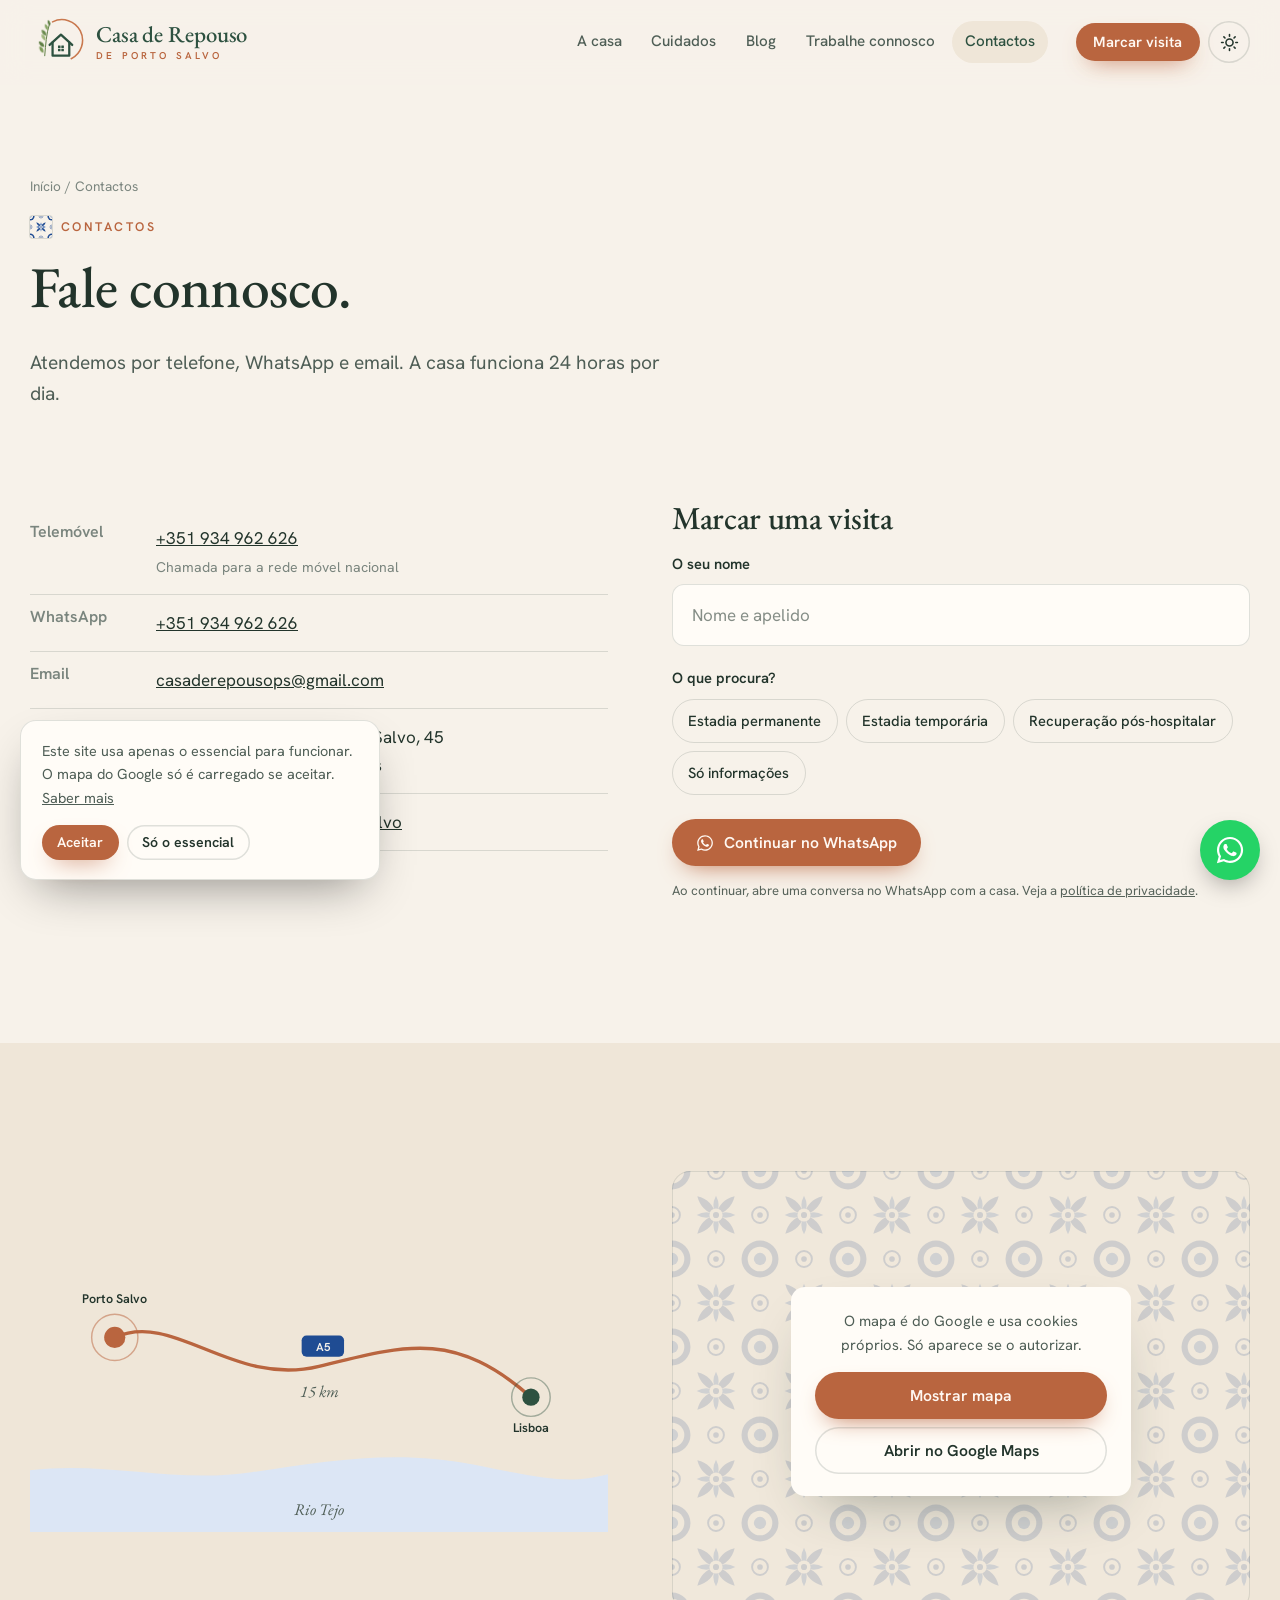
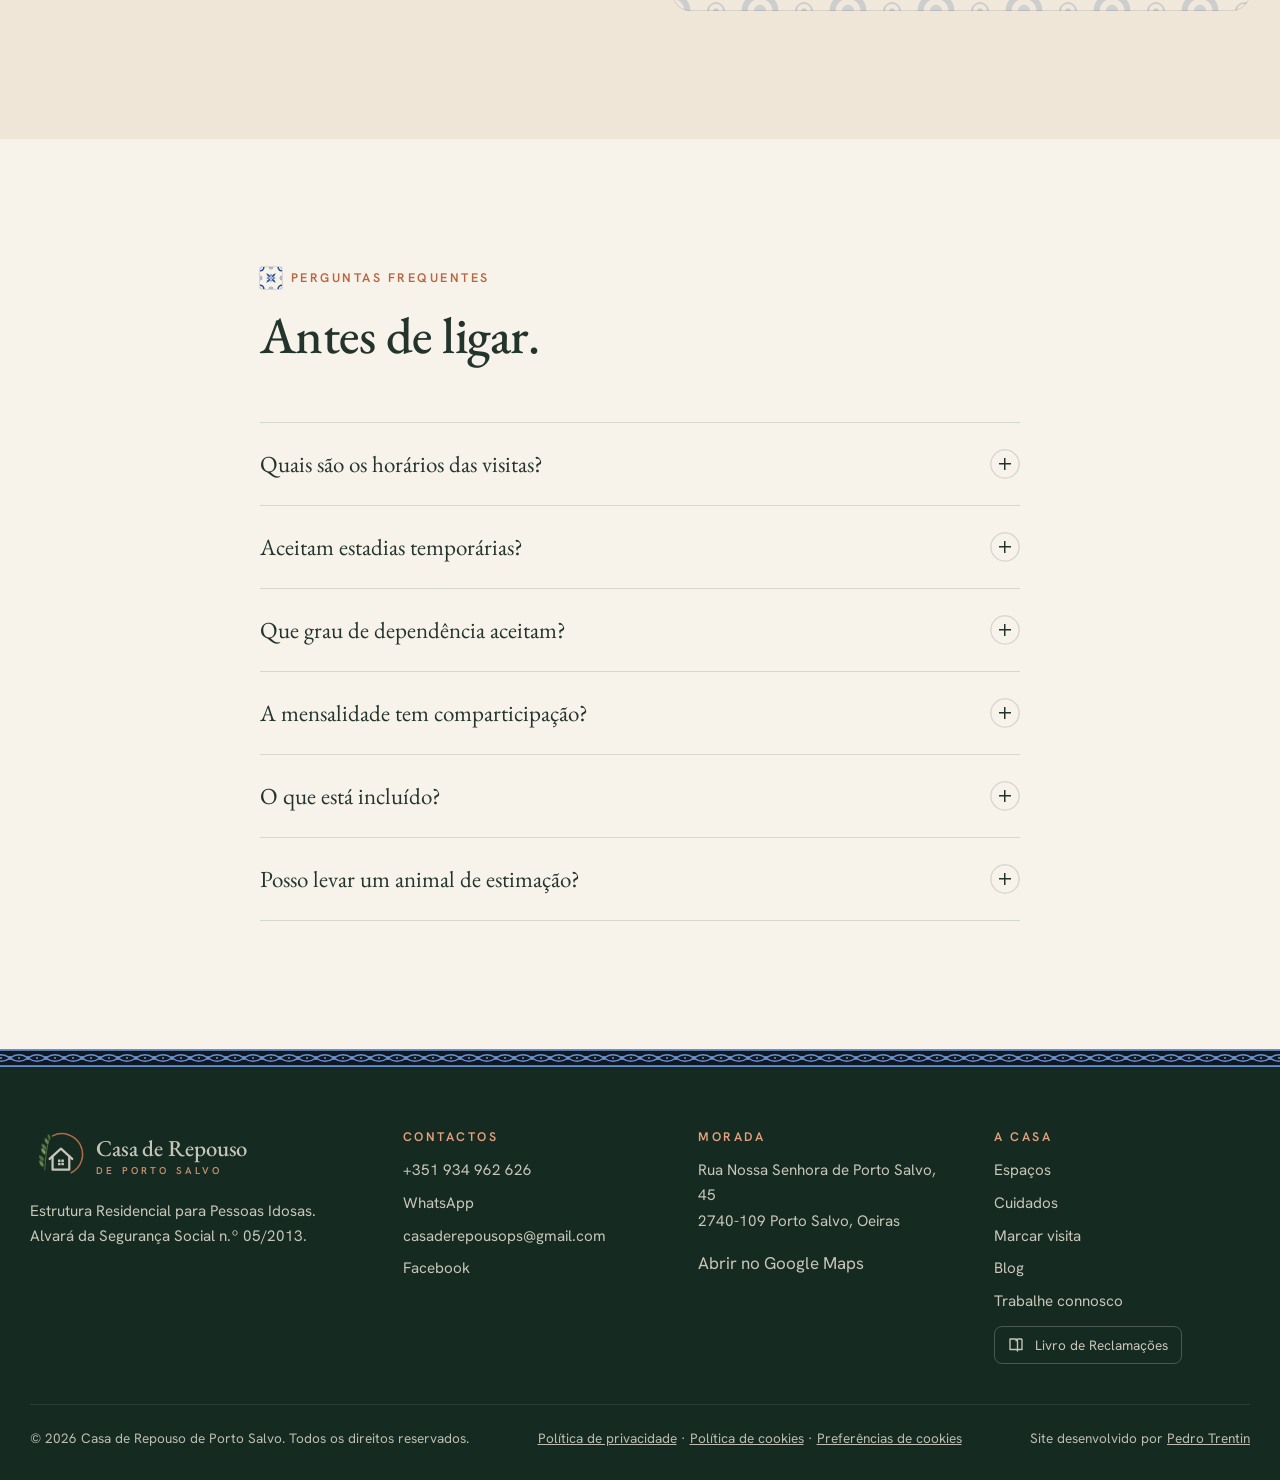
<file: contactos.html>
<!doctype html>
<html lang="pt-PT"><head><meta charset="utf-8"><meta name="viewport" content="width=device-width,initial-scale=1">
<title>Contactos | Casa de Repouso de Porto Salvo</title><meta name="description" content="Contactos da Casa de Repouso de Porto Salvo: +351 934 962 626, casaderepousops@gmail.com, Rua Nossa Senhora de Porto Salvo, 45, 2740-109 Porto Salvo, Oeiras.">
<link rel="canonical" href="https://casaderepousoportosalvo.pt/contactos"><meta property="og:type" content="website"><meta property="og:locale" content="pt_PT">
<meta property="og:title" content="Contactos | Casa de Repouso de Porto Salvo"><meta property="og:description" content="Contactos da Casa de Repouso de Porto Salvo: +351 934 962 626, casaderepousops@gmail.com, Rua Nossa Senhora de Porto Salvo, 45, 2740-109 Porto Salvo, Oeiras.">
<meta property="og:image" content="https://casaderepousoportosalvo.pt/img/og.jpg"><meta property="og:url" content="https://casaderepousoportosalvo.pt/contactos">
<meta name="theme-color" content="#F7F2EA" media="(prefers-color-scheme: light)"><meta name="theme-color" content="#0E1824" media="(prefers-color-scheme: dark)">
<link rel="icon" href="/favicon.svg" type="image/svg+xml">
<link rel="preload" href="/fonts/eb-garamond-latin-400-normal.woff2" as="font" type="font/woff2" crossorigin>
<link rel="stylesheet" href="/site.css?v=202611091235">
<script>try{var t=localStorage.getItem("crps-tema");if(t)document.documentElement.dataset.tema=t}catch(e){}</script>
</head><body>
<a class="saltar" href="#conteudo">Saltar para o conteúdo</a>
<header class="topo"><div class="wrap topo-in">
<a class="marca" href="/" aria-label="Casa de Repouso de Porto Salvo, início"><svg viewBox="0 0 110 100" aria-hidden="true"><path class="arco" d="M46 9 A41 41 0 1 1 84 84" fill="none" stroke="#C9784E" stroke-width="3.2" stroke-linecap="round"/><path d="M30 78 C32 55 33 34 40 12" fill="none" stroke="#5F7E45" stroke-width="2" stroke-linecap="round"/><g class="folhas"><path d="M27 72c-6-2-9-7-8-13 6 1 10 6 8 13z" fill="#7E9B5A"/><path d="M29 60c-7 0-11-5-11-11 7 0 11 5 11 11z" fill="#5F7E45"/><path d="M31 47c-6-2-9-8-7-13 6 2 9 7 7 13z" fill="#9DB57A"/><path d="M33 37c-7-1-10-6-9-12 6 1 10 6 9 12z" fill="#6B8B4E"/><path d="M36 26c-5-3-7-8-5-13 5 3 7 8 5 13z" fill="#86A462"/><path d="M40 17c-4-3-5-8-3-12 4 3 6 8 3 12z" fill="#5F7E45"/></g><g fill="none" stroke="var(--logo-casa,#2D5140)" stroke-width="4.6" stroke-linecap="round" stroke-linejoin="round"><path d="M40 56 L63 35 L86 56"/><path d="M46 51 V78 H80 V51"/></g><g fill="var(--logo-casa,#2D5140)"><rect x="57" y="57" width="5.2" height="5.2" rx=".6"/><rect x="63.8" y="57" width="5.2" height="5.2" rx=".6"/><rect x="57" y="63.8" width="5.2" height="5.2" rx=".6"/><rect x="63.8" y="63.8" width="5.2" height="5.2" rx=".6"/></g></svg><span class="marca-txt"><b>Casa de Repouso</b><small>de Porto Salvo</small></span></a>
<nav class="nav" aria-label="Principal"><a href="/a-casa">A casa</a><a href="/cuidados">Cuidados</a><a href="/blog">Blog</a><a href="/trabalhe-connosco">Trabalhe connosco</a><a href="/contactos" aria-current=page>Contactos</a></nav>
<div class="topo-acoes"><a class="bt bt-terra" href="/visita">Marcar visita</a>
<button class="tema" type="button" aria-label="Mudar entre modo claro e escuro"><svg class="sol" viewBox="0 0 24 24" fill="none" stroke="currentColor" stroke-width="2" stroke-linecap="round" aria-hidden="true"><circle cx="12" cy="12" r="4.5"/><path d="M12 2v2M12 20v2M4.9 4.9l1.4 1.4M17.7 17.7l1.4 1.4M2 12h2M20 12h2M4.9 19.1l1.4-1.4M17.7 6.3l1.4-1.4"/></svg><svg class="lua" viewBox="0 0 24 24" fill="none" stroke="currentColor" stroke-width="2" stroke-linecap="round" stroke-linejoin="round" aria-hidden="true"><path d="M20 14.5A8 8 0 0 1 9.5 4a8 8 0 1 0 10.5 10.5z"/></svg></button>
<button class="burger" type="button" aria-label="Abrir menu" aria-expanded="false"><span></span><span></span><span></span></button></div>
</div></header>
<div class="gaveta" aria-label="Menu"><a class="g" href="/">Início</a><a class="g" href="/a-casa">A casa</a><a class="g" href="/cuidados">Cuidados</a><a class="g" href="/blog">Blog</a><a class="g" href="/trabalhe-connosco">Trabalhe connosco</a><a class="g" href="/contactos">Contactos</a><a class="g" href="/visita">Marcar visita</a><div class="bts"><a class="bt bt-terra" href="/visita">Marcar visita</a><a class="bt bt-wa" href="https://wa.me/351934962626?text=Ol%C3%A1!%20Gostaria%20de%20saber%20mais%20sobre%20a%20Casa%20de%20Repouso%20de%20Porto%20Salvo." target="_blank" rel="noopener"><svg viewBox="0 0 448 512" fill="currentColor" aria-hidden="true"><path d="M380.9 97.1C339 55.1 283.2 32 223.9 32c-122.4 0-222 99.6-222 222 0 39.1 10.2 77.3 29.6 111L0 480l117.7-30.9c32.4 17.7 68.9 27 106.1 27h.1c122.3 0 224.1-99.6 224.1-222 0-59.3-25.2-115-67.1-157zm-157 341.6c-33.2 0-65.7-8.9-94-25.7l-6.7-4-69.8 18.3L72 359.2l-4.4-7c-18.5-29.4-28.2-63.3-28.2-98.2 0-101.7 82.8-184.5 184.6-184.5 49.3 0 95.6 19.2 130.4 54.1 34.8 34.9 56.2 81.2 56.1 130.5 0 101.8-84.9 184.6-186.6 184.6zm101.2-138.2c-5.5-2.8-32.8-16.2-37.9-18-5.1-1.9-8.8-2.8-12.5 2.8-3.7 5.6-14.3 18-17.6 21.8-3.2 3.7-6.5 4.2-12 1.4-32.6-16.3-54-29.1-75.5-66-5.7-9.8 5.7-9.1 16.3-30.3 1.8-3.7.9-6.9-.5-9.7-1.4-2.8-12.5-30.1-17.1-41.2-4.5-10.8-9.1-9.3-12.5-9.5-3.2-.2-6.9-.2-10.6-.2-3.7 0-9.7 1.4-14.8 6.9-5.1 5.6-19.4 19-19.4 46.3 0 27.3 19.9 53.7 22.6 57.4 2.8 3.7 39.1 59.7 94.8 83.8 35.2 15.2 49 16.5 66.6 13.9 10.7-1.6 32.8-13.4 37.4-26.4 4.6-13 4.6-24.1 3.2-26.4-1.3-2.5-5-3.9-10.5-6.6z"/></svg><span>Falar pelo WhatsApp</span></a></div></div>
<main id="conteudo"><section class="cabeca"><div class="wrap"><div class="migalhas"><a href="/">Início</a> / Contactos</div>
<span class="olho">Contactos</span><h1 class="rv ver">Fale connosco.</h1>
<p class="lead rv ver d1">Atendemos por telefone, WhatsApp e email. A casa funciona 24 horas por dia.</p></div></section>
<section class="sec" style="padding-top:0"><div class="wrap dupla" style="align-items:start">
<div class="rv"><ul class="perto">
<li><b style="font-size:1rem;min-width:110px;font-family:var(--sans);font-weight:600;color:var(--tinta-3)">Telemóvel</b><span><a href="tel:+351934962626">+351 934 962 626</a><br><span class="mudo" style="font-size:.88rem">Chamada para a rede móvel nacional</span></span></li>
<li><b style="font-size:1rem;min-width:110px;font-family:var(--sans);font-weight:600;color:var(--tinta-3)">WhatsApp</b><span><a href="https://wa.me/351934962626?text=Ol%C3%A1!%20Gostaria%20de%20saber%20mais%20sobre%20a%20Casa%20de%20Repouso%20de%20Porto%20Salvo." target="_blank" rel="noopener">+351 934 962 626</a></span></li>
<li><b style="font-size:1rem;min-width:110px;font-family:var(--sans);font-weight:600;color:var(--tinta-3)">Email</b><span><a href="mailto:casaderepousops@gmail.com">casaderepousops@gmail.com</a></span></li>
<li><b style="font-size:1rem;min-width:110px;font-family:var(--sans);font-weight:600;color:var(--tinta-3)">Morada</b><span>Rua Nossa Senhora de Porto Salvo, 45<br>2740-109 Porto Salvo, Oeiras</span></li>
<li><b style="font-size:1rem;min-width:110px;font-family:var(--sans);font-weight:600;color:var(--tinta-3)">Facebook</b><span><a href="https://www.facebook.com/Casaderepousoportosalvo/" target="_blank" rel="noopener">Casa de Repouso de Porto Salvo</a></span></li>
</ul></div>
<div class="rv d2"><h2 style="font-size:2rem">Marcar uma visita</h2><form class="claro" data-wa="visita" novalidate>
<label class="campo"><span>O seu nome</span><input name="nome" autocomplete="name" placeholder="Nome e apelido" required></label>
<fieldset class="opcoes"><legend>O que procura?</legend><label><input type="radio" name="procura" value="Estadia permanente"><span>Estadia permanente</span></label><label><input type="radio" name="procura" value="Estadia temporária"><span>Estadia temporária</span></label><label><input type="radio" name="procura" value="Recuperação pós-hospitalar"><span>Recuperação pós-hospitalar</span></label><label><input type="radio" name="procura" value="Só informações"><span>Só informações</span></label></fieldset>
<button class="bt bt-terra" type="submit"><svg viewBox="0 0 448 512" fill="currentColor" aria-hidden="true"><path d="M380.9 97.1C339 55.1 283.2 32 223.9 32c-122.4 0-222 99.6-222 222 0 39.1 10.2 77.3 29.6 111L0 480l117.7-30.9c32.4 17.7 68.9 27 106.1 27h.1c122.3 0 224.1-99.6 224.1-222 0-59.3-25.2-115-67.1-157zm-157 341.6c-33.2 0-65.7-8.9-94-25.7l-6.7-4-69.8 18.3L72 359.2l-4.4-7c-18.5-29.4-28.2-63.3-28.2-98.2 0-101.7 82.8-184.5 184.6-184.5 49.3 0 95.6 19.2 130.4 54.1 34.8 34.9 56.2 81.2 56.1 130.5 0 101.8-84.9 184.6-186.6 184.6zm101.2-138.2c-5.5-2.8-32.8-16.2-37.9-18-5.1-1.9-8.8-2.8-12.5 2.8-3.7 5.6-14.3 18-17.6 21.8-3.2 3.7-6.5 4.2-12 1.4-32.6-16.3-54-29.1-75.5-66-5.7-9.8 5.7-9.1 16.3-30.3 1.8-3.7.9-6.9-.5-9.7-1.4-2.8-12.5-30.1-17.1-41.2-4.5-10.8-9.1-9.3-12.5-9.5-3.2-.2-6.9-.2-10.6-.2-3.7 0-9.7 1.4-14.8 6.9-5.1 5.6-19.4 19-19.4 46.3 0 27.3 19.9 53.7 22.6 57.4 2.8 3.7 39.1 59.7 94.8 83.8 35.2 15.2 49 16.5 66.6 13.9 10.7-1.6 32.8-13.4 37.4-26.4 4.6-13 4.6-24.1 3.2-26.4-1.3-2.5-5-3.9-10.5-6.6z"/></svg><span>Continuar no WhatsApp</span></button>
<p class="nota-form">Ao continuar, abre uma conversa no WhatsApp com a casa. Veja a <a href="/privacidade">política de privacidade</a>.</p></form></div>
</div></section>
<section class="sec sec-alt"><div class="wrap lugar"><div class="rv"><svg class="rota" viewBox="0 0 600 300" role="img" aria-label="Porto Salvo fica a 15 km de Lisboa pela A5">
<path class="mar" d="M0 300 V236 C80 226 150 250 230 238 S380 214 460 230 S560 250 600 240 V300Z"/>
<text class="eti" x="300" y="282" text-anchor="middle">Rio Tejo</text>
<path class="caminho" d="M88 98 C150 70 210 150 300 128 S440 90 520 160"/>
<circle class="pin2" cx="520" cy="160" r="9"/><circle cx="520" cy="160" r="20" fill="none" stroke="var(--verde)" stroke-width="1.5" opacity=".4"/>
<text x="520" y="196" text-anchor="middle">Lisboa</text>
<circle class="pin" cx="88" cy="98" r="11"/><circle cx="88" cy="98" r="24" fill="none" stroke="var(--terra)" stroke-width="1.5" opacity=".5"/>
<text x="88" y="62" text-anchor="middle">Porto Salvo</text>
<rect x="282" y="96" width="44" height="22" rx="5" fill="var(--cobalto)"/><text x="304" y="112" text-anchor="middle" style="fill:var(--papel);font-size:12px">A5</text>
<text class="eti" x="300" y="160" text-anchor="middle">15 km</text>
</svg></div><div class="rv d2"><div class="mapa" data-src="https://www.google.com/maps?q=Casa+de+Repouso+de+Porto+Salvo,+Rua+Nossa+Senhora+de+Porto+Salvo+45,+Porto+Salvo&output=embed"><div class="mapa-aviso"><p>O mapa é do Google e usa cookies próprios. Só aparece se o autorizar.</p>
<div class="bts"><button class="bt bt-terra" type="button" data-mapa>Mostrar mapa</button><a class="bt bt-linha" href="https://maps.app.goo.gl/TeSeBeY1nYkpYEY29" target="_blank" rel="noopener">Abrir no Google Maps</a></div></div></div></div></div></section>
<section class="sec"><div class="estreito">
<div class="cab rv"><span class="olho">Perguntas frequentes</span><h2>Antes de ligar.</h2></div>
<div class="faq rv"><details><summary>Quais são os horários das visitas?</summary><p>As famílias podem visitar todos os dias. Combine connosco a hora mais conveniente, sobretudo nos períodos das refeições e do descanso.</p></details><details><summary>Aceitam estadias temporárias?</summary><p>Sim. A casa recebe estadias temporárias, incluindo períodos de recuperação depois de um internamento hospitalar.</p></details><details><summary>Que grau de dependência aceitam?</summary><p>Pessoas independentes e com dependência ligeira, moderada ou total, incluindo acamados e pessoas com doença de Alzheimer ou de Parkinson. Cada caso é avaliado antes da entrada.</p></details><details><summary>A mensalidade tem comparticipação?</summary><p>Beneficiários de subsistemas de saúde como a ADSE ou o IASFA podem pedir comparticipação, tanto na mensalidade como noutros cuidados de saúde. Explicamos o que se aplica a cada caso na visita.</p></details><details><summary>O que está incluído?</summary><p>Alojamento em quarto duplo, alimentação de confeção própria, cuidados de higiene, tratamento de roupa e acompanhamento 24 horas. Os valores e os serviços opcionais são explicados na visita.</p></details><details><summary>Posso levar um animal de estimação?</summary><p>Não. A casa não aceita animais de estimação.</p></details></div></div></section></main>
<footer class="rodape"><div class="friso fino"></div><div class="wrap">
<div class="rodape-in">
<div><a class="marca" href="/" style="--logo-casa:#E8E1D4"><svg viewBox="0 0 110 100" aria-hidden="true"><path class="arco" d="M46 9 A41 41 0 1 1 84 84" fill="none" stroke="#C9784E" stroke-width="3.2" stroke-linecap="round"/><path d="M30 78 C32 55 33 34 40 12" fill="none" stroke="#5F7E45" stroke-width="2" stroke-linecap="round"/><g class="folhas"><path d="M27 72c-6-2-9-7-8-13 6 1 10 6 8 13z" fill="#7E9B5A"/><path d="M29 60c-7 0-11-5-11-11 7 0 11 5 11 11z" fill="#5F7E45"/><path d="M31 47c-6-2-9-8-7-13 6 2 9 7 7 13z" fill="#9DB57A"/><path d="M33 37c-7-1-10-6-9-12 6 1 10 6 9 12z" fill="#6B8B4E"/><path d="M36 26c-5-3-7-8-5-13 5 3 7 8 5 13z" fill="#86A462"/><path d="M40 17c-4-3-5-8-3-12 4 3 6 8 3 12z" fill="#5F7E45"/></g><g fill="none" stroke="var(--logo-casa,#2D5140)" stroke-width="4.6" stroke-linecap="round" stroke-linejoin="round"><path d="M40 56 L63 35 L86 56"/><path d="M46 51 V78 H80 V51"/></g><g fill="var(--logo-casa,#2D5140)"><rect x="57" y="57" width="5.2" height="5.2" rx=".6"/><rect x="63.8" y="57" width="5.2" height="5.2" rx=".6"/><rect x="57" y="63.8" width="5.2" height="5.2" rx=".6"/><rect x="63.8" y="63.8" width="5.2" height="5.2" rx=".6"/></g></svg><span class="marca-txt"><b>Casa de Repouso</b><small>de Porto Salvo</small></span></a>
<p style="margin-top:18px">Estrutura Residencial para Pessoas Idosas.<br>Alvará da Segurança Social n.º 05/2013.</p></div>
<div><h4>Contactos</h4><ul>
<li><a href="tel:+351934962626">+351 934 962 626</a></li><li><a href="https://wa.me/351934962626?text=Ol%C3%A1!%20Gostaria%20de%20saber%20mais%20sobre%20a%20Casa%20de%20Repouso%20de%20Porto%20Salvo." target="_blank" rel="noopener">WhatsApp</a></li>
<li><a href="mailto:casaderepousops@gmail.com">casaderepousops@gmail.com</a></li><li><a href="https://www.facebook.com/Casaderepousoportosalvo/" target="_blank" rel="noopener">Facebook</a></li></ul></div>
<div><h4>Morada</h4><p>Rua Nossa Senhora de Porto Salvo, 45<br>2740-109 Porto Salvo, Oeiras</p><a href="https://maps.app.goo.gl/TeSeBeY1nYkpYEY29" target="_blank" rel="noopener">Abrir no Google Maps</a></div>
<div><h4>A casa</h4><ul><li><a href="/a-casa">Espaços</a></li><li><a href="/cuidados">Cuidados</a></li><li><a href="/visita">Marcar visita</a></li><li><a href="/blog">Blog</a></li><li><a href="/trabalhe-connosco">Trabalhe connosco</a></li></ul>
<a class="livro" href="https://www.livroreclamacoes.pt" target="_blank" rel="noopener"><svg viewBox="0 0 24 24" fill="none" stroke="currentColor" stroke-width="1.8" stroke-linejoin="round" aria-hidden="true"><path d="M4 4h7a3 3 0 0 1 3 3v13a2 2 0 0 0-2-2H4zM20 4h-5a3 3 0 0 0-3 3"/><path d="M20 4v14h-6"/></svg> Livro de Reclamações</a></div>
</div>
<div class="rodape-base"><span>© 2026 Casa de Repouso de Porto Salvo. Todos os direitos reservados.</span>
<span><a href="/privacidade">Política de privacidade</a> · <a href="/cookies">Política de cookies</a> · <a href="#" data-cookies-abrir>Preferências de cookies</a></span>
<span>Site desenvolvido por <a href="https://www.instagram.com/ph.trentin/" target="_blank" rel="noopener">Pedro Trentin</a></span></div>
</div></footer>
<a class="wa-flut" href="https://wa.me/351934962626?text=Ol%C3%A1!%20Gostaria%20de%20saber%20mais%20sobre%20a%20Casa%20de%20Repouso%20de%20Porto%20Salvo." target="_blank" rel="noopener" aria-label="Falar pelo WhatsApp"><svg viewBox="0 0 448 512" fill="currentColor" aria-hidden="true"><path d="M380.9 97.1C339 55.1 283.2 32 223.9 32c-122.4 0-222 99.6-222 222 0 39.1 10.2 77.3 29.6 111L0 480l117.7-30.9c32.4 17.7 68.9 27 106.1 27h.1c122.3 0 224.1-99.6 224.1-222 0-59.3-25.2-115-67.1-157zm-157 341.6c-33.2 0-65.7-8.9-94-25.7l-6.7-4-69.8 18.3L72 359.2l-4.4-7c-18.5-29.4-28.2-63.3-28.2-98.2 0-101.7 82.8-184.5 184.6-184.5 49.3 0 95.6 19.2 130.4 54.1 34.8 34.9 56.2 81.2 56.1 130.5 0 101.8-84.9 184.6-186.6 184.6zm101.2-138.2c-5.5-2.8-32.8-16.2-37.9-18-5.1-1.9-8.8-2.8-12.5 2.8-3.7 5.6-14.3 18-17.6 21.8-3.2 3.7-6.5 4.2-12 1.4-32.6-16.3-54-29.1-75.5-66-5.7-9.8 5.7-9.1 16.3-30.3 1.8-3.7.9-6.9-.5-9.7-1.4-2.8-12.5-30.1-17.1-41.2-4.5-10.8-9.1-9.3-12.5-9.5-3.2-.2-6.9-.2-10.6-.2-3.7 0-9.7 1.4-14.8 6.9-5.1 5.6-19.4 19-19.4 46.3 0 27.3 19.9 53.7 22.6 57.4 2.8 3.7 39.1 59.7 94.8 83.8 35.2 15.2 49 16.5 66.6 13.9 10.7-1.6 32.8-13.4 37.4-26.4 4.6-13 4.6-24.1 3.2-26.4-1.3-2.5-5-3.9-10.5-6.6z"/></svg></a>
<div class="cookies" role="region" aria-label="Aviso de cookies" hidden><p>Este site usa apenas o essencial para funcionar. O mapa do Google só é carregado se aceitar. <a href="/cookies">Saber mais</a></p>
<div class="bts"><button class="bt bt-terra" data-cookies="todos">Aceitar</button><button class="bt bt-linha" data-cookies="essenciais">Só o essencial</button></div></div>
<script src="/site.js?v=202611091235" defer></script>
</body></html>
</file>
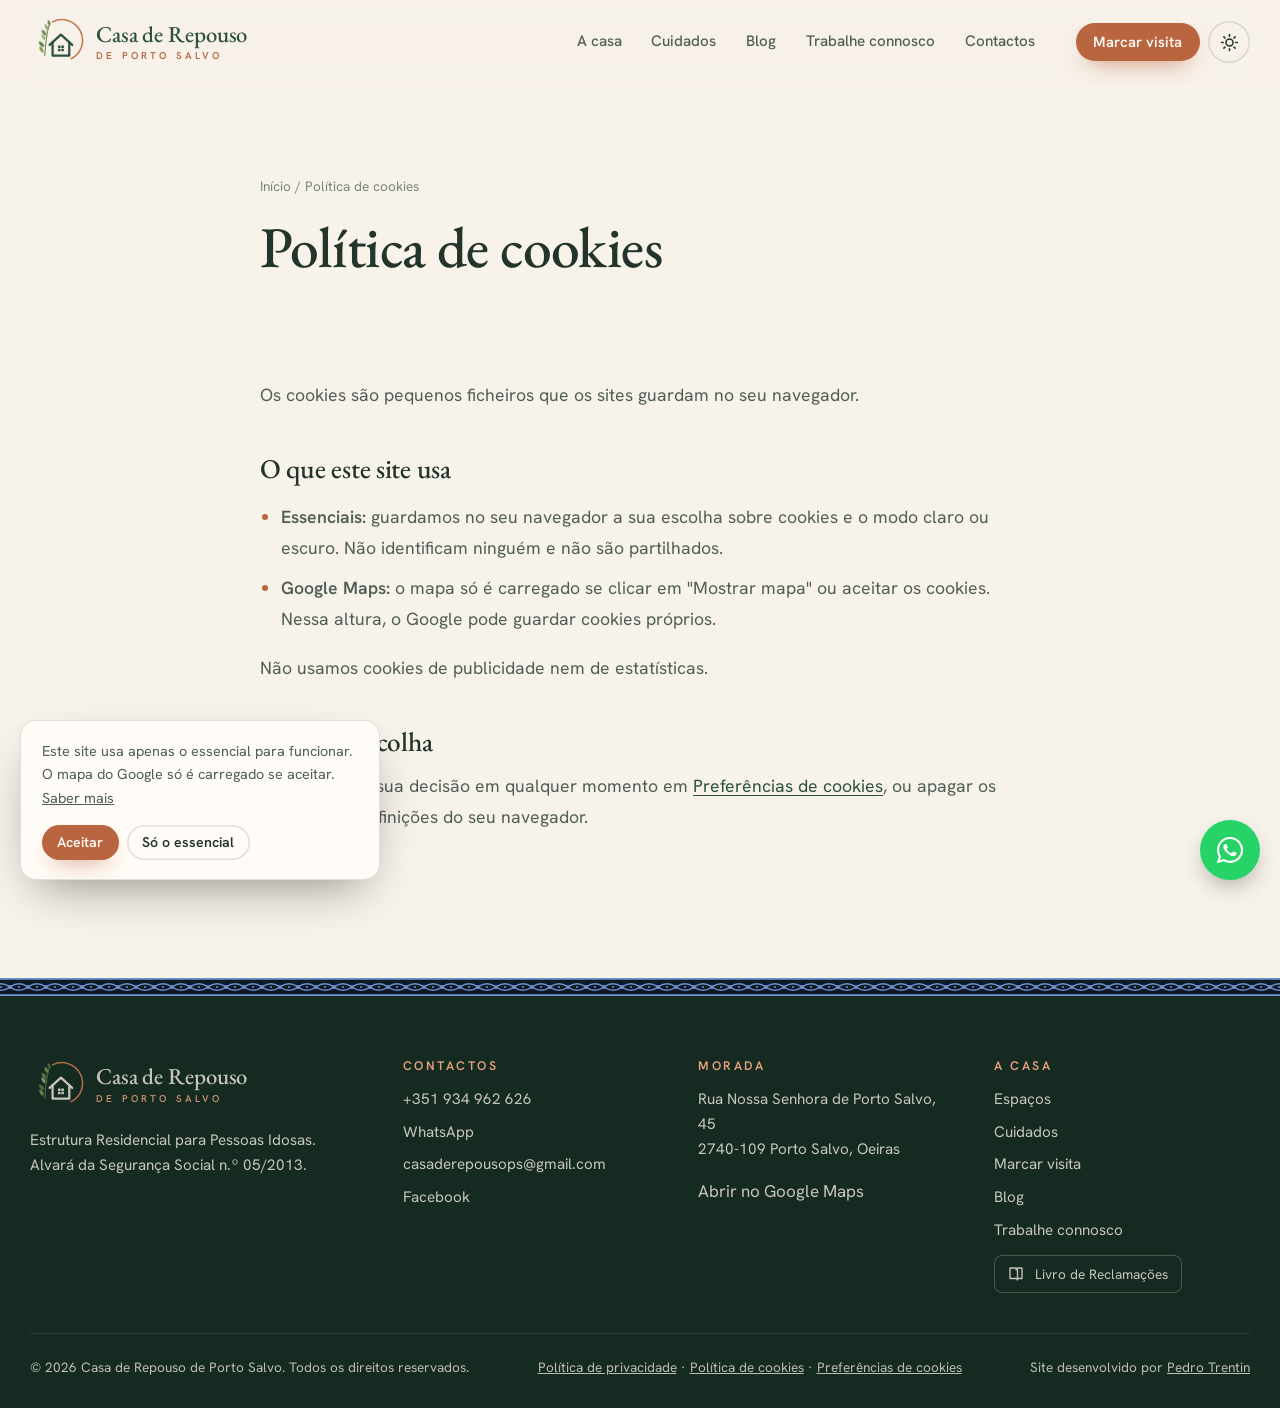
<file: cookies.html>
<!doctype html>
<html lang="pt-PT"><head><meta charset="utf-8"><meta name="viewport" content="width=device-width,initial-scale=1">
<title>Política de cookies | Casa de Repouso de Porto Salvo</title><meta name="description" content="Cookies usados no site da Casa de Repouso de Porto Salvo.">
<link rel="canonical" href="https://casaderepousoportosalvo.pt/cookies"><meta property="og:type" content="website"><meta property="og:locale" content="pt_PT">
<meta property="og:title" content="Política de cookies | Casa de Repouso de Porto Salvo"><meta property="og:description" content="Cookies usados no site da Casa de Repouso de Porto Salvo.">
<meta property="og:image" content="https://casaderepousoportosalvo.pt/img/og.jpg"><meta property="og:url" content="https://casaderepousoportosalvo.pt/cookies">
<meta name="theme-color" content="#F7F2EA" media="(prefers-color-scheme: light)"><meta name="theme-color" content="#0E1824" media="(prefers-color-scheme: dark)">
<link rel="icon" href="/favicon.svg" type="image/svg+xml">
<link rel="preload" href="/fonts/eb-garamond-latin-400-normal.woff2" as="font" type="font/woff2" crossorigin>
<link rel="stylesheet" href="/site.css?v=202611091235">
<script>try{var t=localStorage.getItem("crps-tema");if(t)document.documentElement.dataset.tema=t}catch(e){}</script>
</head><body>
<a class="saltar" href="#conteudo">Saltar para o conteúdo</a>
<header class="topo"><div class="wrap topo-in">
<a class="marca" href="/" aria-label="Casa de Repouso de Porto Salvo, início"><svg viewBox="0 0 110 100" aria-hidden="true"><path class="arco" d="M46 9 A41 41 0 1 1 84 84" fill="none" stroke="#C9784E" stroke-width="3.2" stroke-linecap="round"/><path d="M30 78 C32 55 33 34 40 12" fill="none" stroke="#5F7E45" stroke-width="2" stroke-linecap="round"/><g class="folhas"><path d="M27 72c-6-2-9-7-8-13 6 1 10 6 8 13z" fill="#7E9B5A"/><path d="M29 60c-7 0-11-5-11-11 7 0 11 5 11 11z" fill="#5F7E45"/><path d="M31 47c-6-2-9-8-7-13 6 2 9 7 7 13z" fill="#9DB57A"/><path d="M33 37c-7-1-10-6-9-12 6 1 10 6 9 12z" fill="#6B8B4E"/><path d="M36 26c-5-3-7-8-5-13 5 3 7 8 5 13z" fill="#86A462"/><path d="M40 17c-4-3-5-8-3-12 4 3 6 8 3 12z" fill="#5F7E45"/></g><g fill="none" stroke="var(--logo-casa,#2D5140)" stroke-width="4.6" stroke-linecap="round" stroke-linejoin="round"><path d="M40 56 L63 35 L86 56"/><path d="M46 51 V78 H80 V51"/></g><g fill="var(--logo-casa,#2D5140)"><rect x="57" y="57" width="5.2" height="5.2" rx=".6"/><rect x="63.8" y="57" width="5.2" height="5.2" rx=".6"/><rect x="57" y="63.8" width="5.2" height="5.2" rx=".6"/><rect x="63.8" y="63.8" width="5.2" height="5.2" rx=".6"/></g></svg><span class="marca-txt"><b>Casa de Repouso</b><small>de Porto Salvo</small></span></a>
<nav class="nav" aria-label="Principal"><a href="/a-casa">A casa</a><a href="/cuidados">Cuidados</a><a href="/blog">Blog</a><a href="/trabalhe-connosco">Trabalhe connosco</a><a href="/contactos">Contactos</a></nav>
<div class="topo-acoes"><a class="bt bt-terra" href="/visita">Marcar visita</a>
<button class="tema" type="button" aria-label="Mudar entre modo claro e escuro"><svg class="sol" viewBox="0 0 24 24" fill="none" stroke="currentColor" stroke-width="2" stroke-linecap="round" aria-hidden="true"><circle cx="12" cy="12" r="4.5"/><path d="M12 2v2M12 20v2M4.9 4.9l1.4 1.4M17.7 17.7l1.4 1.4M2 12h2M20 12h2M4.9 19.1l1.4-1.4M17.7 6.3l1.4-1.4"/></svg><svg class="lua" viewBox="0 0 24 24" fill="none" stroke="currentColor" stroke-width="2" stroke-linecap="round" stroke-linejoin="round" aria-hidden="true"><path d="M20 14.5A8 8 0 0 1 9.5 4a8 8 0 1 0 10.5 10.5z"/></svg></button>
<button class="burger" type="button" aria-label="Abrir menu" aria-expanded="false"><span></span><span></span><span></span></button></div>
</div></header>
<div class="gaveta" aria-label="Menu"><a class="g" href="/">Início</a><a class="g" href="/a-casa">A casa</a><a class="g" href="/cuidados">Cuidados</a><a class="g" href="/blog">Blog</a><a class="g" href="/trabalhe-connosco">Trabalhe connosco</a><a class="g" href="/contactos">Contactos</a><a class="g" href="/visita">Marcar visita</a><div class="bts"><a class="bt bt-terra" href="/visita">Marcar visita</a><a class="bt bt-wa" href="https://wa.me/351934962626?text=Ol%C3%A1!%20Gostaria%20de%20saber%20mais%20sobre%20a%20Casa%20de%20Repouso%20de%20Porto%20Salvo." target="_blank" rel="noopener"><svg viewBox="0 0 448 512" fill="currentColor" aria-hidden="true"><path d="M380.9 97.1C339 55.1 283.2 32 223.9 32c-122.4 0-222 99.6-222 222 0 39.1 10.2 77.3 29.6 111L0 480l117.7-30.9c32.4 17.7 68.9 27 106.1 27h.1c122.3 0 224.1-99.6 224.1-222 0-59.3-25.2-115-67.1-157zm-157 341.6c-33.2 0-65.7-8.9-94-25.7l-6.7-4-69.8 18.3L72 359.2l-4.4-7c-18.5-29.4-28.2-63.3-28.2-98.2 0-101.7 82.8-184.5 184.6-184.5 49.3 0 95.6 19.2 130.4 54.1 34.8 34.9 56.2 81.2 56.1 130.5 0 101.8-84.9 184.6-186.6 184.6zm101.2-138.2c-5.5-2.8-32.8-16.2-37.9-18-5.1-1.9-8.8-2.8-12.5 2.8-3.7 5.6-14.3 18-17.6 21.8-3.2 3.7-6.5 4.2-12 1.4-32.6-16.3-54-29.1-75.5-66-5.7-9.8 5.7-9.1 16.3-30.3 1.8-3.7.9-6.9-.5-9.7-1.4-2.8-12.5-30.1-17.1-41.2-4.5-10.8-9.1-9.3-12.5-9.5-3.2-.2-6.9-.2-10.6-.2-3.7 0-9.7 1.4-14.8 6.9-5.1 5.6-19.4 19-19.4 46.3 0 27.3 19.9 53.7 22.6 57.4 2.8 3.7 39.1 59.7 94.8 83.8 35.2 15.2 49 16.5 66.6 13.9 10.7-1.6 32.8-13.4 37.4-26.4 4.6-13 4.6-24.1 3.2-26.4-1.3-2.5-5-3.9-10.5-6.6z"/></svg><span>Falar pelo WhatsApp</span></a></div></div>
<main id="conteudo"><section class="cabeca"><div class="estreito"><div class="migalhas"><a href="/">Início</a> / Política de cookies</div><h1>Política de cookies</h1></div></section>
<section class="sec" style="padding-top:0"><div class="estreito legal texto"><p>Os cookies são pequenos ficheiros que os sites guardam no seu navegador.</p>
<h2>O que este site usa</h2><ul><li><strong>Essenciais:</strong> guardamos no seu navegador a sua escolha sobre cookies e o modo claro ou escuro. Não identificam ninguém e não são partilhados.</li><li><strong>Google Maps:</strong> o mapa só é carregado se clicar em "Mostrar mapa" ou aceitar os cookies. Nessa altura, o Google pode guardar cookies próprios.</li></ul>
<p>Não usamos cookies de publicidade nem de estatísticas.</p>
<h2>Alterar a escolha</h2><p>Pode mudar a sua decisão em qualquer momento em <a href="#" data-cookies-abrir>Preferências de cookies</a>, ou apagar os cookies nas definições do seu navegador.</p></div></section></main>
<footer class="rodape"><div class="friso fino"></div><div class="wrap">
<div class="rodape-in">
<div><a class="marca" href="/" style="--logo-casa:#E8E1D4"><svg viewBox="0 0 110 100" aria-hidden="true"><path class="arco" d="M46 9 A41 41 0 1 1 84 84" fill="none" stroke="#C9784E" stroke-width="3.2" stroke-linecap="round"/><path d="M30 78 C32 55 33 34 40 12" fill="none" stroke="#5F7E45" stroke-width="2" stroke-linecap="round"/><g class="folhas"><path d="M27 72c-6-2-9-7-8-13 6 1 10 6 8 13z" fill="#7E9B5A"/><path d="M29 60c-7 0-11-5-11-11 7 0 11 5 11 11z" fill="#5F7E45"/><path d="M31 47c-6-2-9-8-7-13 6 2 9 7 7 13z" fill="#9DB57A"/><path d="M33 37c-7-1-10-6-9-12 6 1 10 6 9 12z" fill="#6B8B4E"/><path d="M36 26c-5-3-7-8-5-13 5 3 7 8 5 13z" fill="#86A462"/><path d="M40 17c-4-3-5-8-3-12 4 3 6 8 3 12z" fill="#5F7E45"/></g><g fill="none" stroke="var(--logo-casa,#2D5140)" stroke-width="4.6" stroke-linecap="round" stroke-linejoin="round"><path d="M40 56 L63 35 L86 56"/><path d="M46 51 V78 H80 V51"/></g><g fill="var(--logo-casa,#2D5140)"><rect x="57" y="57" width="5.2" height="5.2" rx=".6"/><rect x="63.8" y="57" width="5.2" height="5.2" rx=".6"/><rect x="57" y="63.8" width="5.2" height="5.2" rx=".6"/><rect x="63.8" y="63.8" width="5.2" height="5.2" rx=".6"/></g></svg><span class="marca-txt"><b>Casa de Repouso</b><small>de Porto Salvo</small></span></a>
<p style="margin-top:18px">Estrutura Residencial para Pessoas Idosas.<br>Alvará da Segurança Social n.º 05/2013.</p></div>
<div><h4>Contactos</h4><ul>
<li><a href="tel:+351934962626">+351 934 962 626</a></li><li><a href="https://wa.me/351934962626?text=Ol%C3%A1!%20Gostaria%20de%20saber%20mais%20sobre%20a%20Casa%20de%20Repouso%20de%20Porto%20Salvo." target="_blank" rel="noopener">WhatsApp</a></li>
<li><a href="mailto:casaderepousops@gmail.com">casaderepousops@gmail.com</a></li><li><a href="https://www.facebook.com/Casaderepousoportosalvo/" target="_blank" rel="noopener">Facebook</a></li></ul></div>
<div><h4>Morada</h4><p>Rua Nossa Senhora de Porto Salvo, 45<br>2740-109 Porto Salvo, Oeiras</p><a href="https://maps.app.goo.gl/TeSeBeY1nYkpYEY29" target="_blank" rel="noopener">Abrir no Google Maps</a></div>
<div><h4>A casa</h4><ul><li><a href="/a-casa">Espaços</a></li><li><a href="/cuidados">Cuidados</a></li><li><a href="/visita">Marcar visita</a></li><li><a href="/blog">Blog</a></li><li><a href="/trabalhe-connosco">Trabalhe connosco</a></li></ul>
<a class="livro" href="https://www.livroreclamacoes.pt" target="_blank" rel="noopener"><svg viewBox="0 0 24 24" fill="none" stroke="currentColor" stroke-width="1.8" stroke-linejoin="round" aria-hidden="true"><path d="M4 4h7a3 3 0 0 1 3 3v13a2 2 0 0 0-2-2H4zM20 4h-5a3 3 0 0 0-3 3"/><path d="M20 4v14h-6"/></svg> Livro de Reclamações</a></div>
</div>
<div class="rodape-base"><span>© 2026 Casa de Repouso de Porto Salvo. Todos os direitos reservados.</span>
<span><a href="/privacidade">Política de privacidade</a> · <a href="/cookies">Política de cookies</a> · <a href="#" data-cookies-abrir>Preferências de cookies</a></span>
<span>Site desenvolvido por <a href="https://www.instagram.com/ph.trentin/" target="_blank" rel="noopener">Pedro Trentin</a></span></div>
</div></footer>
<a class="wa-flut" href="https://wa.me/351934962626?text=Ol%C3%A1!%20Gostaria%20de%20saber%20mais%20sobre%20a%20Casa%20de%20Repouso%20de%20Porto%20Salvo." target="_blank" rel="noopener" aria-label="Falar pelo WhatsApp"><svg viewBox="0 0 448 512" fill="currentColor" aria-hidden="true"><path d="M380.9 97.1C339 55.1 283.2 32 223.9 32c-122.4 0-222 99.6-222 222 0 39.1 10.2 77.3 29.6 111L0 480l117.7-30.9c32.4 17.7 68.9 27 106.1 27h.1c122.3 0 224.1-99.6 224.1-222 0-59.3-25.2-115-67.1-157zm-157 341.6c-33.2 0-65.7-8.9-94-25.7l-6.7-4-69.8 18.3L72 359.2l-4.4-7c-18.5-29.4-28.2-63.3-28.2-98.2 0-101.7 82.8-184.5 184.6-184.5 49.3 0 95.6 19.2 130.4 54.1 34.8 34.9 56.2 81.2 56.1 130.5 0 101.8-84.9 184.6-186.6 184.6zm101.2-138.2c-5.5-2.8-32.8-16.2-37.9-18-5.1-1.9-8.8-2.8-12.5 2.8-3.7 5.6-14.3 18-17.6 21.8-3.2 3.7-6.5 4.2-12 1.4-32.6-16.3-54-29.1-75.5-66-5.7-9.8 5.7-9.1 16.3-30.3 1.8-3.7.9-6.9-.5-9.7-1.4-2.8-12.5-30.1-17.1-41.2-4.5-10.8-9.1-9.3-12.5-9.5-3.2-.2-6.9-.2-10.6-.2-3.7 0-9.7 1.4-14.8 6.9-5.1 5.6-19.4 19-19.4 46.3 0 27.3 19.9 53.7 22.6 57.4 2.8 3.7 39.1 59.7 94.8 83.8 35.2 15.2 49 16.5 66.6 13.9 10.7-1.6 32.8-13.4 37.4-26.4 4.6-13 4.6-24.1 3.2-26.4-1.3-2.5-5-3.9-10.5-6.6z"/></svg></a>
<div class="cookies" role="region" aria-label="Aviso de cookies" hidden><p>Este site usa apenas o essencial para funcionar. O mapa do Google só é carregado se aceitar. <a href="/cookies">Saber mais</a></p>
<div class="bts"><button class="bt bt-terra" data-cookies="todos">Aceitar</button><button class="bt bt-linha" data-cookies="essenciais">Só o essencial</button></div></div>
<script src="/site.js?v=202611091235" defer></script>
</body></html>
</file>
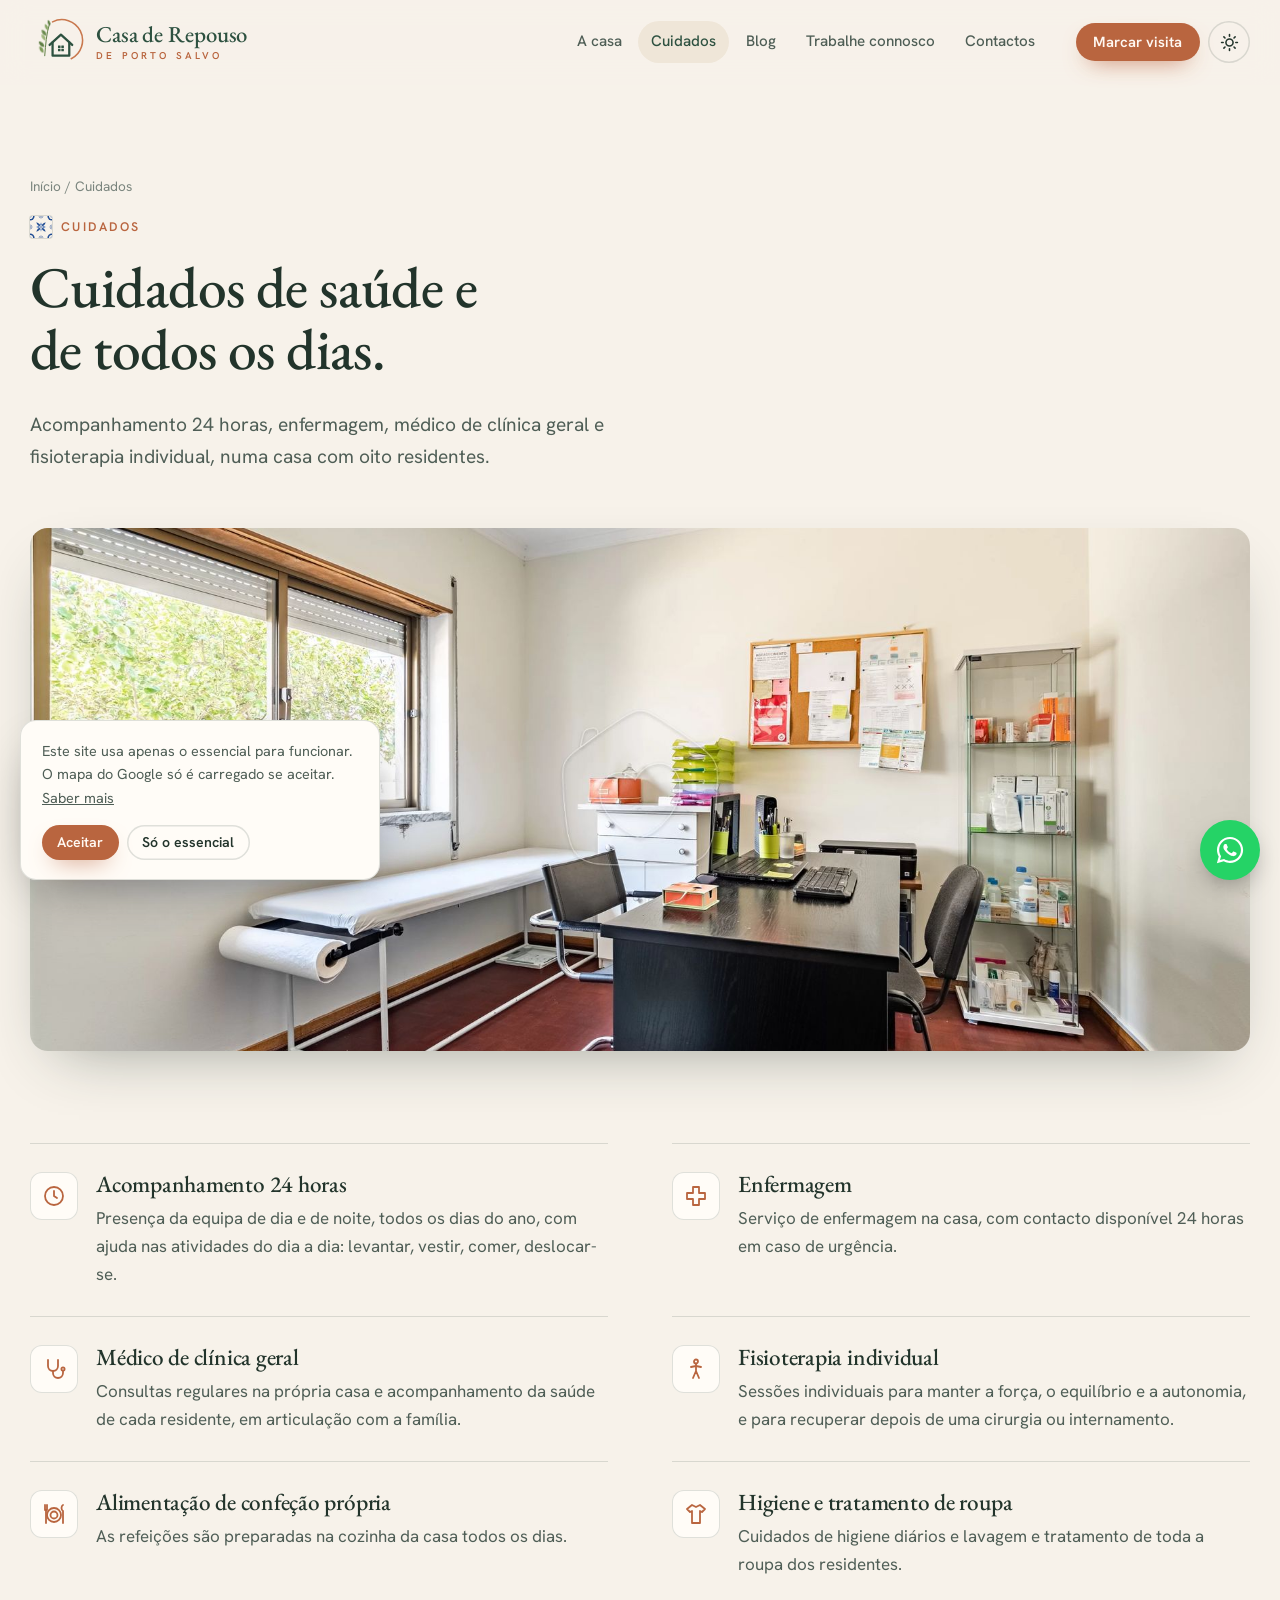
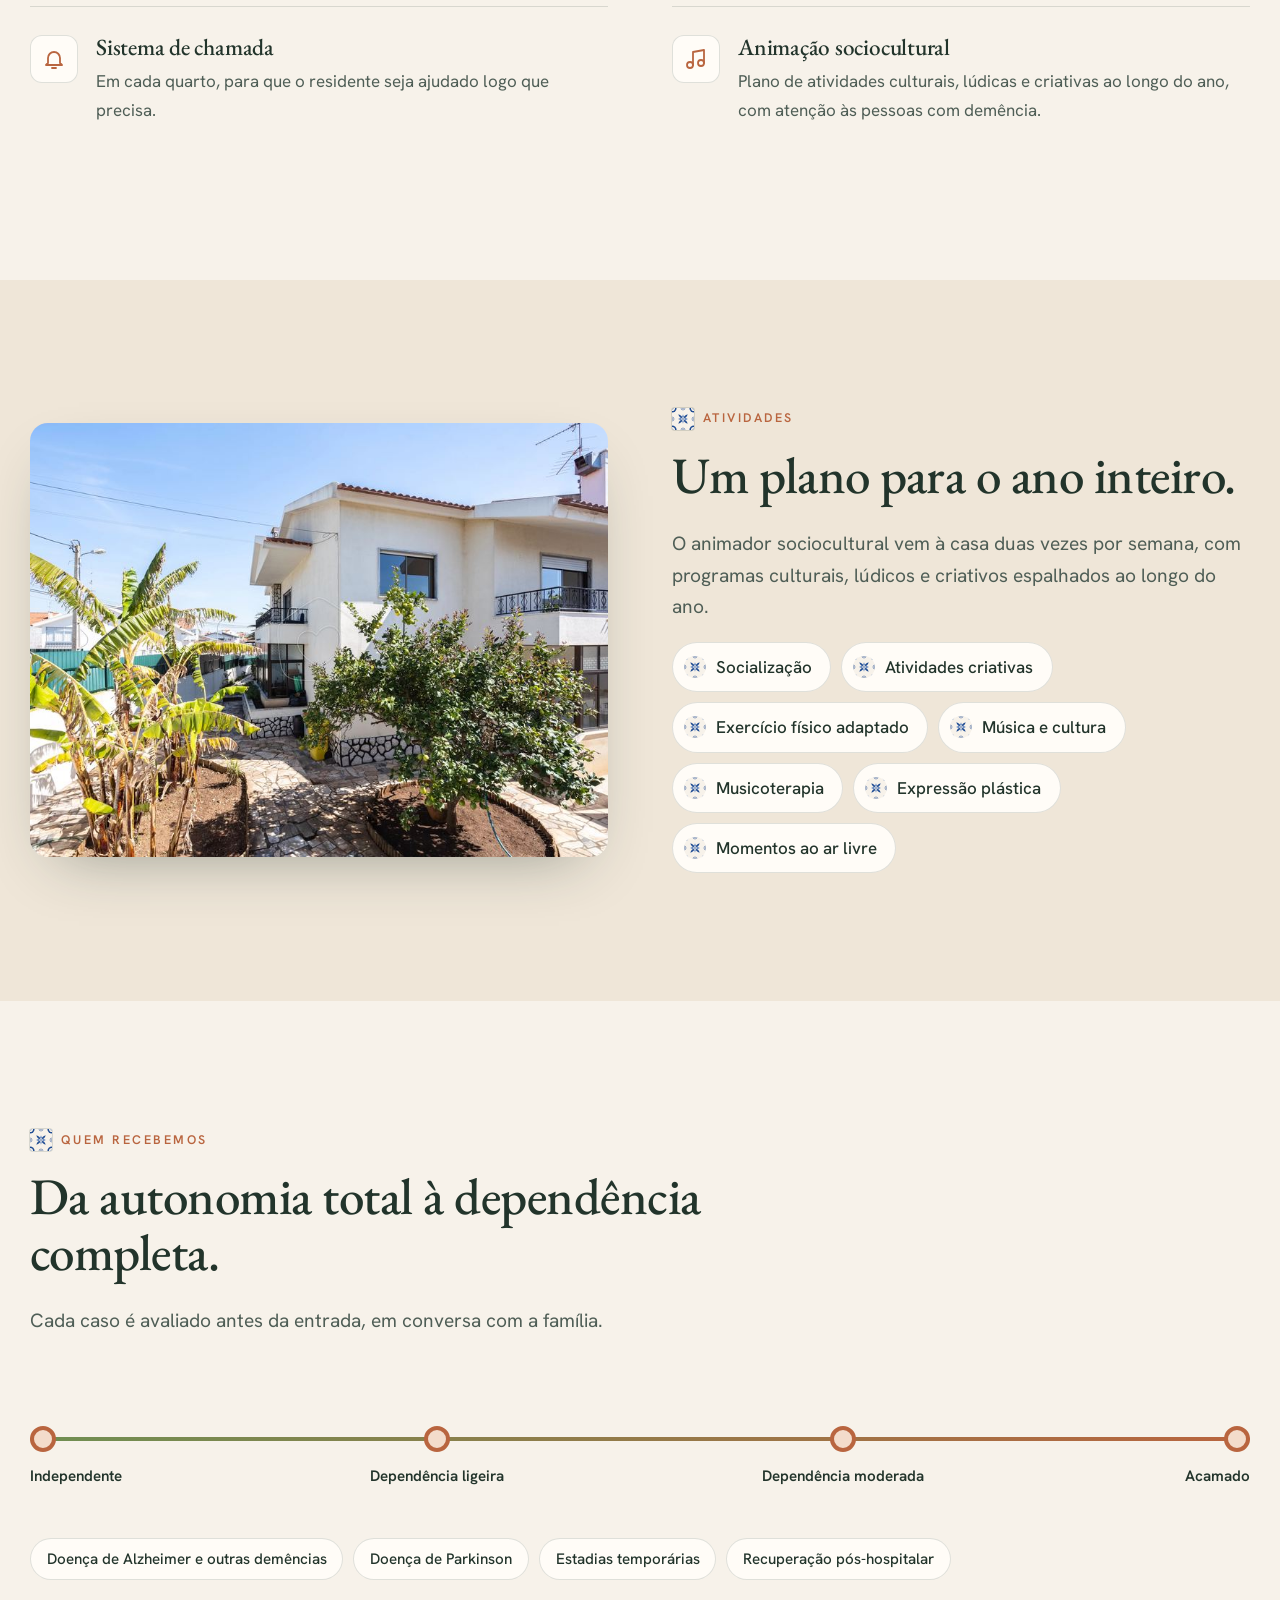
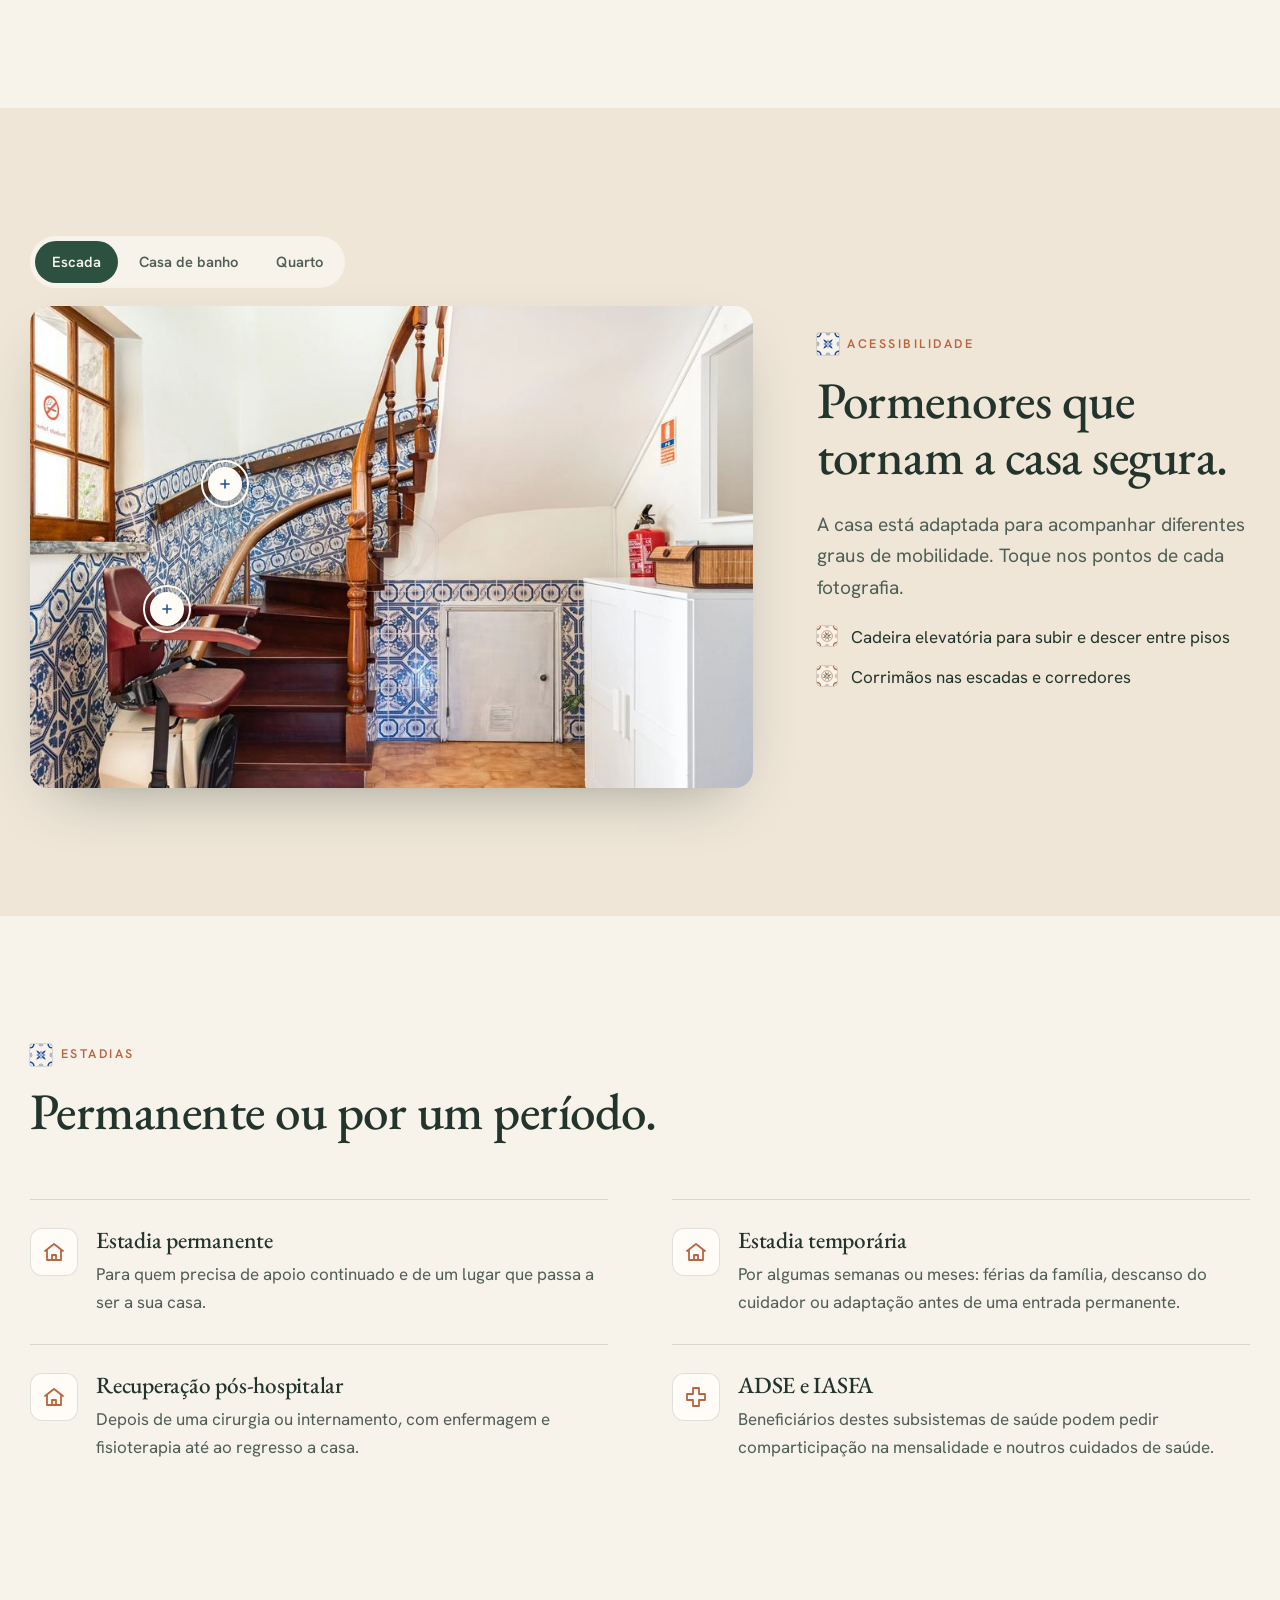
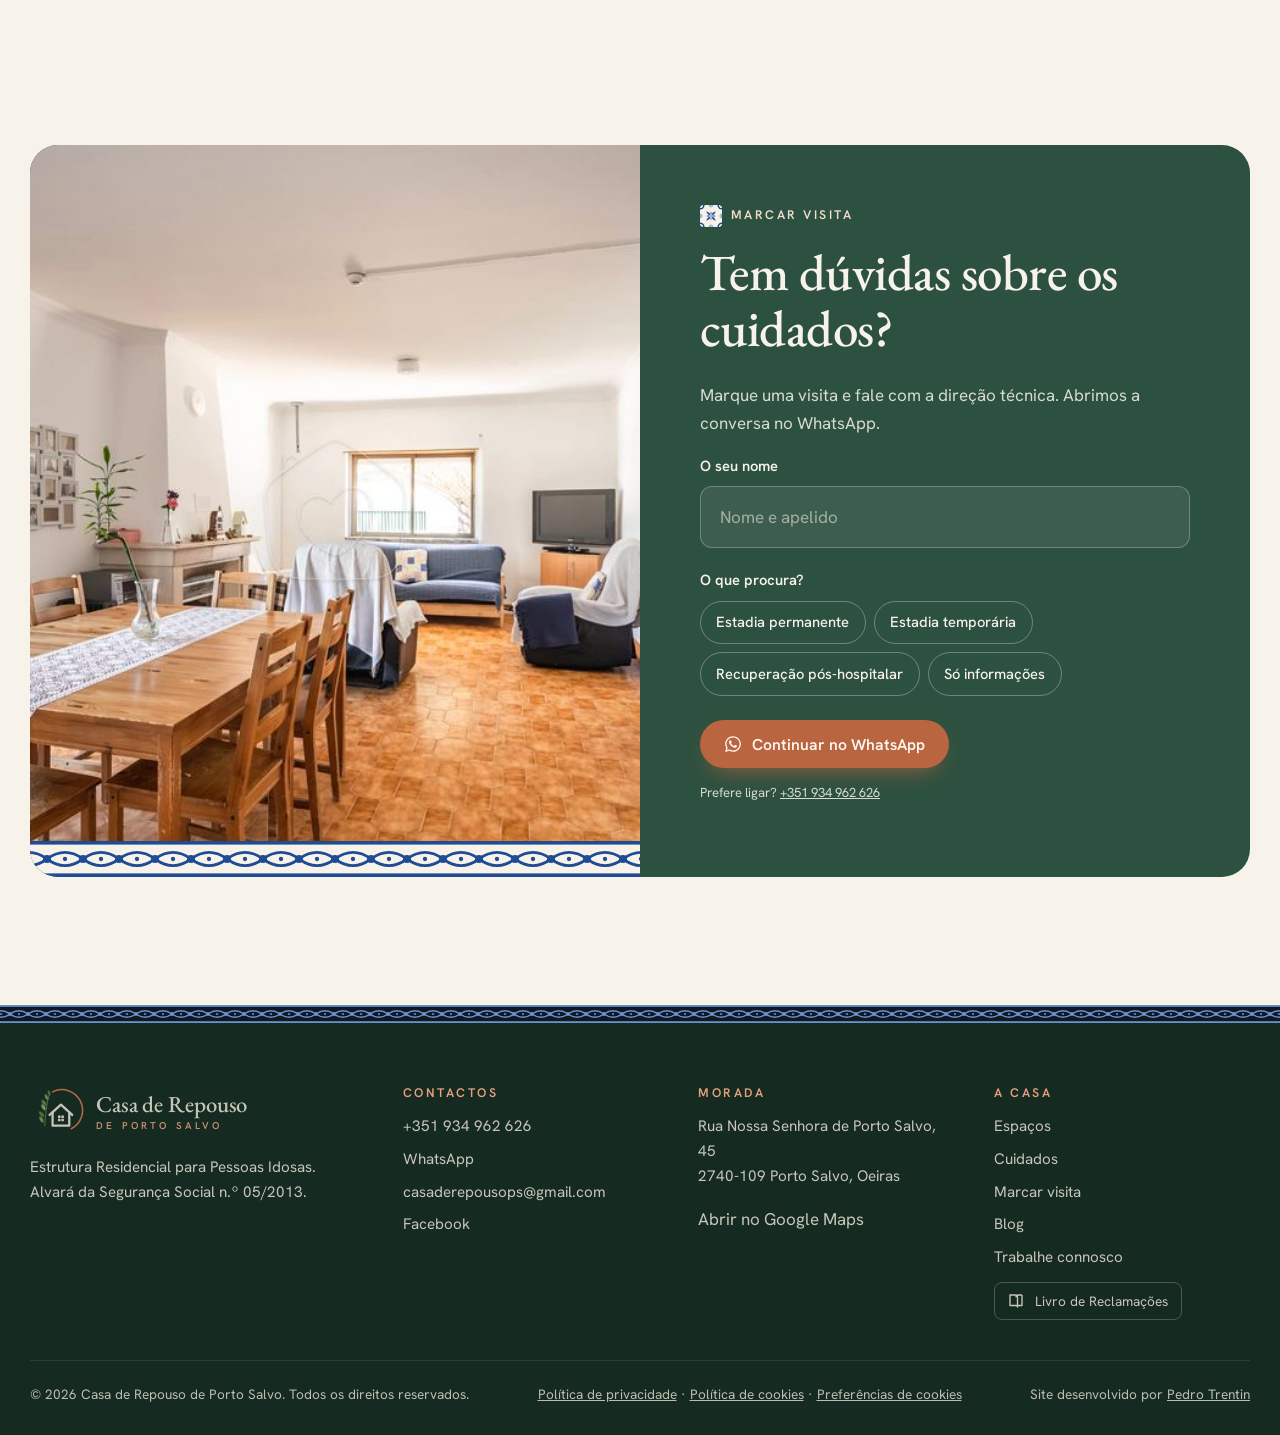
<file: cuidados.html>
<!doctype html>
<html lang="pt-PT"><head><meta charset="utf-8"><meta name="viewport" content="width=device-width,initial-scale=1">
<title>Cuidados | Casa de Repouso de Porto Salvo</title><meta name="description" content="Acompanhamento 24 horas, enfermagem, médico de clínica geral, fisioterapia individual e animação sociocultural na Casa de Repouso de Porto Salvo, em Oeiras.">
<link rel="canonical" href="https://casaderepousoportosalvo.pt/cuidados"><meta property="og:type" content="website"><meta property="og:locale" content="pt_PT">
<meta property="og:title" content="Cuidados | Casa de Repouso de Porto Salvo"><meta property="og:description" content="Acompanhamento 24 horas, enfermagem, médico de clínica geral, fisioterapia individual e animação sociocultural na Casa de Repouso de Porto Salvo, em Oeiras.">
<meta property="og:image" content="https://casaderepousoportosalvo.pt/img/og.jpg"><meta property="og:url" content="https://casaderepousoportosalvo.pt/cuidados">
<meta name="theme-color" content="#F7F2EA" media="(prefers-color-scheme: light)"><meta name="theme-color" content="#0E1824" media="(prefers-color-scheme: dark)">
<link rel="icon" href="/favicon.svg" type="image/svg+xml">
<link rel="preload" href="/fonts/eb-garamond-latin-400-normal.woff2" as="font" type="font/woff2" crossorigin>
<link rel="stylesheet" href="/site.css?v=202611091235">
<script>try{var t=localStorage.getItem("crps-tema");if(t)document.documentElement.dataset.tema=t}catch(e){}</script>
</head><body>
<a class="saltar" href="#conteudo">Saltar para o conteúdo</a>
<header class="topo"><div class="wrap topo-in">
<a class="marca" href="/" aria-label="Casa de Repouso de Porto Salvo, início"><svg viewBox="0 0 110 100" aria-hidden="true"><path class="arco" d="M46 9 A41 41 0 1 1 84 84" fill="none" stroke="#C9784E" stroke-width="3.2" stroke-linecap="round"/><path d="M30 78 C32 55 33 34 40 12" fill="none" stroke="#5F7E45" stroke-width="2" stroke-linecap="round"/><g class="folhas"><path d="M27 72c-6-2-9-7-8-13 6 1 10 6 8 13z" fill="#7E9B5A"/><path d="M29 60c-7 0-11-5-11-11 7 0 11 5 11 11z" fill="#5F7E45"/><path d="M31 47c-6-2-9-8-7-13 6 2 9 7 7 13z" fill="#9DB57A"/><path d="M33 37c-7-1-10-6-9-12 6 1 10 6 9 12z" fill="#6B8B4E"/><path d="M36 26c-5-3-7-8-5-13 5 3 7 8 5 13z" fill="#86A462"/><path d="M40 17c-4-3-5-8-3-12 4 3 6 8 3 12z" fill="#5F7E45"/></g><g fill="none" stroke="var(--logo-casa,#2D5140)" stroke-width="4.6" stroke-linecap="round" stroke-linejoin="round"><path d="M40 56 L63 35 L86 56"/><path d="M46 51 V78 H80 V51"/></g><g fill="var(--logo-casa,#2D5140)"><rect x="57" y="57" width="5.2" height="5.2" rx=".6"/><rect x="63.8" y="57" width="5.2" height="5.2" rx=".6"/><rect x="57" y="63.8" width="5.2" height="5.2" rx=".6"/><rect x="63.8" y="63.8" width="5.2" height="5.2" rx=".6"/></g></svg><span class="marca-txt"><b>Casa de Repouso</b><small>de Porto Salvo</small></span></a>
<nav class="nav" aria-label="Principal"><a href="/a-casa">A casa</a><a href="/cuidados" aria-current=page>Cuidados</a><a href="/blog">Blog</a><a href="/trabalhe-connosco">Trabalhe connosco</a><a href="/contactos">Contactos</a></nav>
<div class="topo-acoes"><a class="bt bt-terra" href="/visita">Marcar visita</a>
<button class="tema" type="button" aria-label="Mudar entre modo claro e escuro"><svg class="sol" viewBox="0 0 24 24" fill="none" stroke="currentColor" stroke-width="2" stroke-linecap="round" aria-hidden="true"><circle cx="12" cy="12" r="4.5"/><path d="M12 2v2M12 20v2M4.9 4.9l1.4 1.4M17.7 17.7l1.4 1.4M2 12h2M20 12h2M4.9 19.1l1.4-1.4M17.7 6.3l1.4-1.4"/></svg><svg class="lua" viewBox="0 0 24 24" fill="none" stroke="currentColor" stroke-width="2" stroke-linecap="round" stroke-linejoin="round" aria-hidden="true"><path d="M20 14.5A8 8 0 0 1 9.5 4a8 8 0 1 0 10.5 10.5z"/></svg></button>
<button class="burger" type="button" aria-label="Abrir menu" aria-expanded="false"><span></span><span></span><span></span></button></div>
</div></header>
<div class="gaveta" aria-label="Menu"><a class="g" href="/">Início</a><a class="g" href="/a-casa">A casa</a><a class="g" href="/cuidados">Cuidados</a><a class="g" href="/blog">Blog</a><a class="g" href="/trabalhe-connosco">Trabalhe connosco</a><a class="g" href="/contactos">Contactos</a><a class="g" href="/visita">Marcar visita</a><div class="bts"><a class="bt bt-terra" href="/visita">Marcar visita</a><a class="bt bt-wa" href="https://wa.me/351934962626?text=Ol%C3%A1!%20Gostaria%20de%20saber%20mais%20sobre%20a%20Casa%20de%20Repouso%20de%20Porto%20Salvo." target="_blank" rel="noopener"><svg viewBox="0 0 448 512" fill="currentColor" aria-hidden="true"><path d="M380.9 97.1C339 55.1 283.2 32 223.9 32c-122.4 0-222 99.6-222 222 0 39.1 10.2 77.3 29.6 111L0 480l117.7-30.9c32.4 17.7 68.9 27 106.1 27h.1c122.3 0 224.1-99.6 224.1-222 0-59.3-25.2-115-67.1-157zm-157 341.6c-33.2 0-65.7-8.9-94-25.7l-6.7-4-69.8 18.3L72 359.2l-4.4-7c-18.5-29.4-28.2-63.3-28.2-98.2 0-101.7 82.8-184.5 184.6-184.5 49.3 0 95.6 19.2 130.4 54.1 34.8 34.9 56.2 81.2 56.1 130.5 0 101.8-84.9 184.6-186.6 184.6zm101.2-138.2c-5.5-2.8-32.8-16.2-37.9-18-5.1-1.9-8.8-2.8-12.5 2.8-3.7 5.6-14.3 18-17.6 21.8-3.2 3.7-6.5 4.2-12 1.4-32.6-16.3-54-29.1-75.5-66-5.7-9.8 5.7-9.1 16.3-30.3 1.8-3.7.9-6.9-.5-9.7-1.4-2.8-12.5-30.1-17.1-41.2-4.5-10.8-9.1-9.3-12.5-9.5-3.2-.2-6.9-.2-10.6-.2-3.7 0-9.7 1.4-14.8 6.9-5.1 5.6-19.4 19-19.4 46.3 0 27.3 19.9 53.7 22.6 57.4 2.8 3.7 39.1 59.7 94.8 83.8 35.2 15.2 49 16.5 66.6 13.9 10.7-1.6 32.8-13.4 37.4-26.4 4.6-13 4.6-24.1 3.2-26.4-1.3-2.5-5-3.9-10.5-6.6z"/></svg><span>Falar pelo WhatsApp</span></a></div></div>
<main id="conteudo"><section class="cabeca"><div class="wrap"><div class="migalhas"><a href="/">Início</a> / Cuidados</div>
<span class="olho">Cuidados</span><h1 class="rv ver">Cuidados de saúde e de todos os dias.</h1>
<p class="lead rv ver d1">Acompanhamento 24 horas, enfermagem, médico de clínica geral e fisioterapia individual, numa casa com oito residentes.</p>
<div class="cabeca-foto rv ver d2"><img src="/img/gabinete-900.jpg" srcset="/img/gabinete-900.jpg 900w, /img/gabinete.jpg 1800w" sizes="100vw" alt="Gabinete de saúde" width="1800" height="1200" fetchpriority="high"></div></div></section>
<section class="sec" style="padding-top:20px"><div class="wrap"><div class="colunas"><div class="item-c rv"><span class="ic"><svg viewBox="0 0 24 24" fill="none" stroke="currentColor" stroke-width="1.8" stroke-linecap="round" aria-hidden="true"><circle cx="12" cy="12" r="9"/><path d="M12 7v5l3 2"/></svg></span><div><h3>Acompanhamento 24 horas</h3><p>Presença da equipa de dia e de noite, todos os dias do ano, com ajuda nas atividades do dia a dia: levantar, vestir, comer, deslocar-se.</p></div></div><div class="item-c rv"><span class="ic"><svg viewBox="0 0 24 24" fill="none" stroke="currentColor" stroke-width="1.8" stroke-linejoin="round" aria-hidden="true"><path d="M9 3h6v6h6v6h-6v6H9v-6H3V9h6z"/></svg></span><div><h3>Enfermagem</h3><p>Serviço de enfermagem na casa, com contacto disponível 24 horas em caso de urgência.</p></div></div><div class="item-c rv"><span class="ic"><svg viewBox="0 0 24 24" fill="none" stroke="currentColor" stroke-width="1.8" stroke-linecap="round" stroke-linejoin="round" aria-hidden="true"><path d="M6 3v6a5 5 0 0 0 10 0V3"/><path d="M11 14v2a5 5 0 0 0 10 0v-2"/><circle cx="21" cy="12" r="1.6"/></svg></span><div><h3>Médico de clínica geral</h3><p>Consultas regulares na própria casa e acompanhamento da saúde de cada residente, em articulação com a família.</p></div></div><div class="item-c rv"><span class="ic"><svg viewBox="0 0 24 24" fill="none" stroke="currentColor" stroke-width="1.8" stroke-linecap="round" stroke-linejoin="round" aria-hidden="true"><circle cx="12" cy="4.5" r="2"/><path d="M12 7v7l-3 7M12 14l3 7M7 10l5-1 5 1"/></svg></span><div><h3>Fisioterapia individual</h3><p>Sessões individuais para manter a força, o equilíbrio e a autonomia, e para recuperar depois de uma cirurgia ou internamento.</p></div></div><div class="item-c rv"><span class="ic"><svg viewBox="0 0 24 24" fill="none" stroke="currentColor" stroke-width="1.8" stroke-linecap="round" aria-hidden="true"><circle cx="12" cy="13" r="7"/><circle cx="12" cy="13" r="3.5"/><path d="M3 3v5M5 3v5M4 8v13M21 3c-2 1-2 5 0 6v12"/></svg></span><div><h3>Alimentação de confeção própria</h3><p>As refeições são preparadas na cozinha da casa todos os dias.</p></div></div><div class="item-c rv"><span class="ic"><svg viewBox="0 0 24 24" fill="none" stroke="currentColor" stroke-width="1.8" stroke-linejoin="round" aria-hidden="true"><path d="M8 3l4 2 4-2 5 4-3 3-2-1v12H8V9L6 10 3 7z"/></svg></span><div><h3>Higiene e tratamento de roupa</h3><p>Cuidados de higiene diários e lavagem e tratamento de toda a roupa dos residentes.</p></div></div><div class="item-c rv"><span class="ic"><svg viewBox="0 0 24 24" fill="none" stroke="currentColor" stroke-width="1.8" stroke-linecap="round" stroke-linejoin="round" aria-hidden="true"><path d="M6 16V11a6 6 0 0 1 12 0v5l2 2H4z"/><path d="M10 21h4"/></svg></span><div><h3>Sistema de chamada</h3><p>Em cada quarto, para que o residente seja ajudado logo que precisa.</p></div></div><div class="item-c rv"><span class="ic"><svg viewBox="0 0 24 24" fill="none" stroke="currentColor" stroke-width="1.8" stroke-linecap="round" stroke-linejoin="round" aria-hidden="true"><path d="M9 18V5l11-2v13"/><circle cx="6" cy="18" r="3"/><circle cx="17" cy="16" r="3"/></svg></span><div><h3>Animação sociocultural</h3><p>Plano de atividades culturais, lúdicas e criativas ao longo do ano, com atenção às pessoas com demência.</p></div></div></div></div></section>
<section class="sec sec-alt"><div class="wrap dupla">
<div class="foto rv"><img src="/img/jardim-900.jpg" srcset="/img/jardim-900.jpg 900w, /img/jardim.jpg 1800w" sizes="(max-width:860px) 100vw, 50vw" alt="Jardim" width="1800" height="1200" loading="lazy" decoding="async"></div>
<div class="rv d2"><span class="olho">Atividades</span><h2>Um plano para o ano inteiro.</h2>
<p class="lead">O animador sociocultural vem à casa duas vezes por semana, com programas culturais, lúdicos e criativos espalhados ao longo do ano.</p>
<div class="atividades"><span>Socialização</span><span>Atividades criativas</span><span>Exercício físico adaptado</span><span>Música e cultura</span><span>Musicoterapia</span><span>Expressão plástica</span><span>Momentos ao ar livre</span></div></div></div></section>
<section class="sec"><div class="wrap">
<div class="cab rv"><span class="olho">Quem recebemos</span><h2>Da autonomia total à dependência completa.</h2>
<p class="lead">Cada caso é avaliado antes da entrada, em conversa com a família.</p></div>
<div class="rv"><div class="escala"><div class="escala-linha"><i></i></div><ol><li style="--d:0.0s">Independente</li><li style="--d:0.45s">Dependência ligeira</li><li style="--d:0.9s">Dependência moderada</li><li style="--d:1.35s">Acamado</li></ol></div><div class="etiquetas"><span>Doença de Alzheimer e outras demências</span><span>Doença de Parkinson</span><span>Estadias temporárias</span><span>Recuperação pós-hospitalar</span></div></div></div></section>
<section class="sec sec-alt"><div class="wrap" data-cenas><div class="detalhes">
<div class="rv"><div class="abas" role="tablist"><button type="button" role="tab" aria-selected="true">Escada</button><button type="button" role="tab" aria-selected="false">Casa de banho</button><button type="button" role="tab" aria-selected="false">Quarto</button></div><div class="cena"><div class="on"><img src="/img/escada-900.jpg" srcset="/img/escada-900.jpg 900w, /img/escada.jpg 1800w" sizes="(max-width:900px) 100vw, 60vw" alt="Escada com cadeira elevatória" width="1800" height="1200" loading="lazy" decoding="async"><button class="ponto" type="button" style="--x:19%;--y:63%" aria-expanded="false"><svg viewBox="0 0 24 24" fill="none" stroke="currentColor" stroke-width="2.6" stroke-linecap="round" aria-hidden="true"><path d="M12 5v14M5 12h14"/></svg><span>Cadeira elevatória</span></button><button class="ponto" type="button" style="--x:27%;--y:37%" aria-expanded="false"><svg viewBox="0 0 24 24" fill="none" stroke="currentColor" stroke-width="2.6" stroke-linecap="round" aria-hidden="true"><path d="M12 5v14M5 12h14"/></svg><span>Corrimão ao longo da escada</span></button></div><div class=""><img src="/img/casa-de-banho-900.jpg" srcset="/img/casa-de-banho-900.jpg 900w, /img/casa-de-banho.jpg 1800w" sizes="(max-width:900px) 100vw, 60vw" alt="Casa de banho adaptada" width="1800" height="1200" loading="lazy" decoding="async"><button class="ponto" type="button" style="--x:23%;--y:44%" aria-expanded="false"><svg viewBox="0 0 24 24" fill="none" stroke="currentColor" stroke-width="2.6" stroke-linecap="round" aria-hidden="true"><path d="M12 5v14M5 12h14"/></svg><span>Barras de apoio</span></button><button class="ponto" type="button" style="--x:49%;--y:60%" aria-expanded="false"><svg viewBox="0 0 24 24" fill="none" stroke="currentColor" stroke-width="2.6" stroke-linecap="round" aria-hidden="true"><path d="M12 5v14M5 12h14"/></svg><span>Cadeira de banho giratória</span></button><button class="ponto" type="button" style="--x:75%;--y:68%" aria-expanded="false"><svg viewBox="0 0 24 24" fill="none" stroke="currentColor" stroke-width="2.6" stroke-linecap="round" aria-hidden="true"><path d="M12 5v14M5 12h14"/></svg><span>Lavatório com barra de apoio</span></button></div><div class=""><img src="/img/quarto-janela-900.jpg" srcset="/img/quarto-janela-900.jpg 900w, /img/quarto-janela.jpg 1800w" sizes="(max-width:900px) 100vw, 60vw" alt="Quarto duplo" width="1800" height="1200" loading="lazy" decoding="async"><button class="ponto" type="button" style="--x:54%;--y:63%" aria-expanded="false"><svg viewBox="0 0 24 24" fill="none" stroke="currentColor" stroke-width="2.6" stroke-linecap="round" aria-hidden="true"><path d="M12 5v14M5 12h14"/></svg><span>Cama articulada</span></button><button class="ponto" type="button" style="--x:42%;--y:29%" aria-expanded="false"><svg viewBox="0 0 24 24" fill="none" stroke="currentColor" stroke-width="2.6" stroke-linecap="round" aria-hidden="true"><path d="M12 5v14M5 12h14"/></svg><span>Sistema de chamada</span></button></div></div></div>
<div class="rv d2"><span class="olho">Acessibilidade</span><h2>Pormenores que tornam a casa segura.</h2>
<p class="lead">A casa está adaptada para acompanhar diferentes graus de mobilidade. Toque nos pontos de cada fotografia.</p><ul class="lista-det" data-lista><li>Cadeira elevatória para subir e descer entre pisos</li><li>Corrimãos nas escadas e corredores</li></ul><ul class="lista-det" data-lista hidden><li>Barras de apoio junto à sanita e ao lavatório</li><li>Cadeira de banho giratória</li><li>Sistemas de segurança anti-queda</li></ul><ul class="lista-det" data-lista hidden><li>Camas articuladas em todos os quartos</li><li>Sistema de chamada junto à cama</li><li>Televisão e espaço para objetos pessoais</li></ul></div>
</div></div></section>
<section class="sec"><div class="wrap"><div class="cab rv"><span class="olho">Estadias</span><h2>Permanente ou por um período.</h2></div>
<div class="colunas"><div class="item-c rv"><span class="ic"><svg viewBox="0 0 24 24" fill="none" stroke="currentColor" stroke-width="1.8" stroke-linecap="round" stroke-linejoin="round" aria-hidden="true"><path d="M3 11l9-7 9 7"/><path d="M5 10v10h14V10"/><path d="M10 20v-5h4v5"/></svg></span><div><h3>Estadia permanente</h3><p>Para quem precisa de apoio continuado e de um lugar que passa a ser a sua casa.</p></div></div><div class="item-c rv"><span class="ic"><svg viewBox="0 0 24 24" fill="none" stroke="currentColor" stroke-width="1.8" stroke-linecap="round" stroke-linejoin="round" aria-hidden="true"><path d="M3 11l9-7 9 7"/><path d="M5 10v10h14V10"/><path d="M10 20v-5h4v5"/></svg></span><div><h3>Estadia temporária</h3><p>Por algumas semanas ou meses: férias da família, descanso do cuidador ou adaptação antes de uma entrada permanente.</p></div></div><div class="item-c rv"><span class="ic"><svg viewBox="0 0 24 24" fill="none" stroke="currentColor" stroke-width="1.8" stroke-linecap="round" stroke-linejoin="round" aria-hidden="true"><path d="M3 11l9-7 9 7"/><path d="M5 10v10h14V10"/><path d="M10 20v-5h4v5"/></svg></span><div><h3>Recuperação pós-hospitalar</h3><p>Depois de uma cirurgia ou internamento, com enfermagem e fisioterapia até ao regresso a casa.</p></div></div><div class="item-c rv"><span class="ic"><svg viewBox="0 0 24 24" fill="none" stroke="currentColor" stroke-width="1.8" stroke-linejoin="round" aria-hidden="true"><path d="M9 3h6v6h6v6h-6v6H9v-6H3V9h6z"/></svg></span><div><h3>ADSE e IASFA</h3><p>Beneficiários destes subsistemas de saúde podem pedir comparticipação na mensalidade e noutros cuidados de saúde.</p></div></div></div></div></section>
<section class="sec" id="marcar"><div class="wrap"><div class="convite rv">
<div class="convite-foto"><img src="/img/sala-refeicoes-900.jpg" srcset="/img/sala-refeicoes-900.jpg 900w, /img/sala-refeicoes.jpg 1800w" sizes="(max-width:860px) 100vw, 50vw" alt="Casa de Repouso de Porto Salvo" width="1800" height="1200" loading="lazy" decoding="async"></div>
<div class="convite-form"><span class="olho">Marcar visita</span><h2>Tem dúvidas sobre os cuidados?</h2><p>Marque uma visita e fale com a direção técnica. Abrimos a conversa no WhatsApp.</p>
<form data-wa="visita" novalidate>
<label class="campo"><span>O seu nome</span><input name="nome" autocomplete="name" placeholder="Nome e apelido" required></label>
<fieldset class="opcoes"><legend>O que procura?</legend><label><input type="radio" name="procura" value="Estadia permanente"><span>Estadia permanente</span></label><label><input type="radio" name="procura" value="Estadia temporária"><span>Estadia temporária</span></label><label><input type="radio" name="procura" value="Recuperação pós-hospitalar"><span>Recuperação pós-hospitalar</span></label><label><input type="radio" name="procura" value="Só informações"><span>Só informações</span></label></fieldset>
<button class="bt bt-terra" type="submit"><svg viewBox="0 0 448 512" fill="currentColor" aria-hidden="true"><path d="M380.9 97.1C339 55.1 283.2 32 223.9 32c-122.4 0-222 99.6-222 222 0 39.1 10.2 77.3 29.6 111L0 480l117.7-30.9c32.4 17.7 68.9 27 106.1 27h.1c122.3 0 224.1-99.6 224.1-222 0-59.3-25.2-115-67.1-157zm-157 341.6c-33.2 0-65.7-8.9-94-25.7l-6.7-4-69.8 18.3L72 359.2l-4.4-7c-18.5-29.4-28.2-63.3-28.2-98.2 0-101.7 82.8-184.5 184.6-184.5 49.3 0 95.6 19.2 130.4 54.1 34.8 34.9 56.2 81.2 56.1 130.5 0 101.8-84.9 184.6-186.6 184.6zm101.2-138.2c-5.5-2.8-32.8-16.2-37.9-18-5.1-1.9-8.8-2.8-12.5 2.8-3.7 5.6-14.3 18-17.6 21.8-3.2 3.7-6.5 4.2-12 1.4-32.6-16.3-54-29.1-75.5-66-5.7-9.8 5.7-9.1 16.3-30.3 1.8-3.7.9-6.9-.5-9.7-1.4-2.8-12.5-30.1-17.1-41.2-4.5-10.8-9.1-9.3-12.5-9.5-3.2-.2-6.9-.2-10.6-.2-3.7 0-9.7 1.4-14.8 6.9-5.1 5.6-19.4 19-19.4 46.3 0 27.3 19.9 53.7 22.6 57.4 2.8 3.7 39.1 59.7 94.8 83.8 35.2 15.2 49 16.5 66.6 13.9 10.7-1.6 32.8-13.4 37.4-26.4 4.6-13 4.6-24.1 3.2-26.4-1.3-2.5-5-3.9-10.5-6.6z"/></svg><span>Continuar no WhatsApp</span></button>
<p class="nota-form">Prefere ligar? <a href="tel:+351934962626">+351 934 962 626</a></p>
</form></div></div></div></section></main>
<footer class="rodape"><div class="friso fino"></div><div class="wrap">
<div class="rodape-in">
<div><a class="marca" href="/" style="--logo-casa:#E8E1D4"><svg viewBox="0 0 110 100" aria-hidden="true"><path class="arco" d="M46 9 A41 41 0 1 1 84 84" fill="none" stroke="#C9784E" stroke-width="3.2" stroke-linecap="round"/><path d="M30 78 C32 55 33 34 40 12" fill="none" stroke="#5F7E45" stroke-width="2" stroke-linecap="round"/><g class="folhas"><path d="M27 72c-6-2-9-7-8-13 6 1 10 6 8 13z" fill="#7E9B5A"/><path d="M29 60c-7 0-11-5-11-11 7 0 11 5 11 11z" fill="#5F7E45"/><path d="M31 47c-6-2-9-8-7-13 6 2 9 7 7 13z" fill="#9DB57A"/><path d="M33 37c-7-1-10-6-9-12 6 1 10 6 9 12z" fill="#6B8B4E"/><path d="M36 26c-5-3-7-8-5-13 5 3 7 8 5 13z" fill="#86A462"/><path d="M40 17c-4-3-5-8-3-12 4 3 6 8 3 12z" fill="#5F7E45"/></g><g fill="none" stroke="var(--logo-casa,#2D5140)" stroke-width="4.6" stroke-linecap="round" stroke-linejoin="round"><path d="M40 56 L63 35 L86 56"/><path d="M46 51 V78 H80 V51"/></g><g fill="var(--logo-casa,#2D5140)"><rect x="57" y="57" width="5.2" height="5.2" rx=".6"/><rect x="63.8" y="57" width="5.2" height="5.2" rx=".6"/><rect x="57" y="63.8" width="5.2" height="5.2" rx=".6"/><rect x="63.8" y="63.8" width="5.2" height="5.2" rx=".6"/></g></svg><span class="marca-txt"><b>Casa de Repouso</b><small>de Porto Salvo</small></span></a>
<p style="margin-top:18px">Estrutura Residencial para Pessoas Idosas.<br>Alvará da Segurança Social n.º 05/2013.</p></div>
<div><h4>Contactos</h4><ul>
<li><a href="tel:+351934962626">+351 934 962 626</a></li><li><a href="https://wa.me/351934962626?text=Ol%C3%A1!%20Gostaria%20de%20saber%20mais%20sobre%20a%20Casa%20de%20Repouso%20de%20Porto%20Salvo." target="_blank" rel="noopener">WhatsApp</a></li>
<li><a href="mailto:casaderepousops@gmail.com">casaderepousops@gmail.com</a></li><li><a href="https://www.facebook.com/Casaderepousoportosalvo/" target="_blank" rel="noopener">Facebook</a></li></ul></div>
<div><h4>Morada</h4><p>Rua Nossa Senhora de Porto Salvo, 45<br>2740-109 Porto Salvo, Oeiras</p><a href="https://maps.app.goo.gl/TeSeBeY1nYkpYEY29" target="_blank" rel="noopener">Abrir no Google Maps</a></div>
<div><h4>A casa</h4><ul><li><a href="/a-casa">Espaços</a></li><li><a href="/cuidados">Cuidados</a></li><li><a href="/visita">Marcar visita</a></li><li><a href="/blog">Blog</a></li><li><a href="/trabalhe-connosco">Trabalhe connosco</a></li></ul>
<a class="livro" href="https://www.livroreclamacoes.pt" target="_blank" rel="noopener"><svg viewBox="0 0 24 24" fill="none" stroke="currentColor" stroke-width="1.8" stroke-linejoin="round" aria-hidden="true"><path d="M4 4h7a3 3 0 0 1 3 3v13a2 2 0 0 0-2-2H4zM20 4h-5a3 3 0 0 0-3 3"/><path d="M20 4v14h-6"/></svg> Livro de Reclamações</a></div>
</div>
<div class="rodape-base"><span>© 2026 Casa de Repouso de Porto Salvo. Todos os direitos reservados.</span>
<span><a href="/privacidade">Política de privacidade</a> · <a href="/cookies">Política de cookies</a> · <a href="#" data-cookies-abrir>Preferências de cookies</a></span>
<span>Site desenvolvido por <a href="https://www.instagram.com/ph.trentin/" target="_blank" rel="noopener">Pedro Trentin</a></span></div>
</div></footer>
<a class="wa-flut" href="https://wa.me/351934962626?text=Ol%C3%A1!%20Gostaria%20de%20saber%20mais%20sobre%20a%20Casa%20de%20Repouso%20de%20Porto%20Salvo." target="_blank" rel="noopener" aria-label="Falar pelo WhatsApp"><svg viewBox="0 0 448 512" fill="currentColor" aria-hidden="true"><path d="M380.9 97.1C339 55.1 283.2 32 223.9 32c-122.4 0-222 99.6-222 222 0 39.1 10.2 77.3 29.6 111L0 480l117.7-30.9c32.4 17.7 68.9 27 106.1 27h.1c122.3 0 224.1-99.6 224.1-222 0-59.3-25.2-115-67.1-157zm-157 341.6c-33.2 0-65.7-8.9-94-25.7l-6.7-4-69.8 18.3L72 359.2l-4.4-7c-18.5-29.4-28.2-63.3-28.2-98.2 0-101.7 82.8-184.5 184.6-184.5 49.3 0 95.6 19.2 130.4 54.1 34.8 34.9 56.2 81.2 56.1 130.5 0 101.8-84.9 184.6-186.6 184.6zm101.2-138.2c-5.5-2.8-32.8-16.2-37.9-18-5.1-1.9-8.8-2.8-12.5 2.8-3.7 5.6-14.3 18-17.6 21.8-3.2 3.7-6.5 4.2-12 1.4-32.6-16.3-54-29.1-75.5-66-5.7-9.8 5.7-9.1 16.3-30.3 1.8-3.7.9-6.9-.5-9.7-1.4-2.8-12.5-30.1-17.1-41.2-4.5-10.8-9.1-9.3-12.5-9.5-3.2-.2-6.9-.2-10.6-.2-3.7 0-9.7 1.4-14.8 6.9-5.1 5.6-19.4 19-19.4 46.3 0 27.3 19.9 53.7 22.6 57.4 2.8 3.7 39.1 59.7 94.8 83.8 35.2 15.2 49 16.5 66.6 13.9 10.7-1.6 32.8-13.4 37.4-26.4 4.6-13 4.6-24.1 3.2-26.4-1.3-2.5-5-3.9-10.5-6.6z"/></svg></a>
<div class="cookies" role="region" aria-label="Aviso de cookies" hidden><p>Este site usa apenas o essencial para funcionar. O mapa do Google só é carregado se aceitar. <a href="/cookies">Saber mais</a></p>
<div class="bts"><button class="bt bt-terra" data-cookies="todos">Aceitar</button><button class="bt bt-linha" data-cookies="essenciais">Só o essencial</button></div></div>
<script src="/site.js?v=202611091235" defer></script>
</body></html>
</file>
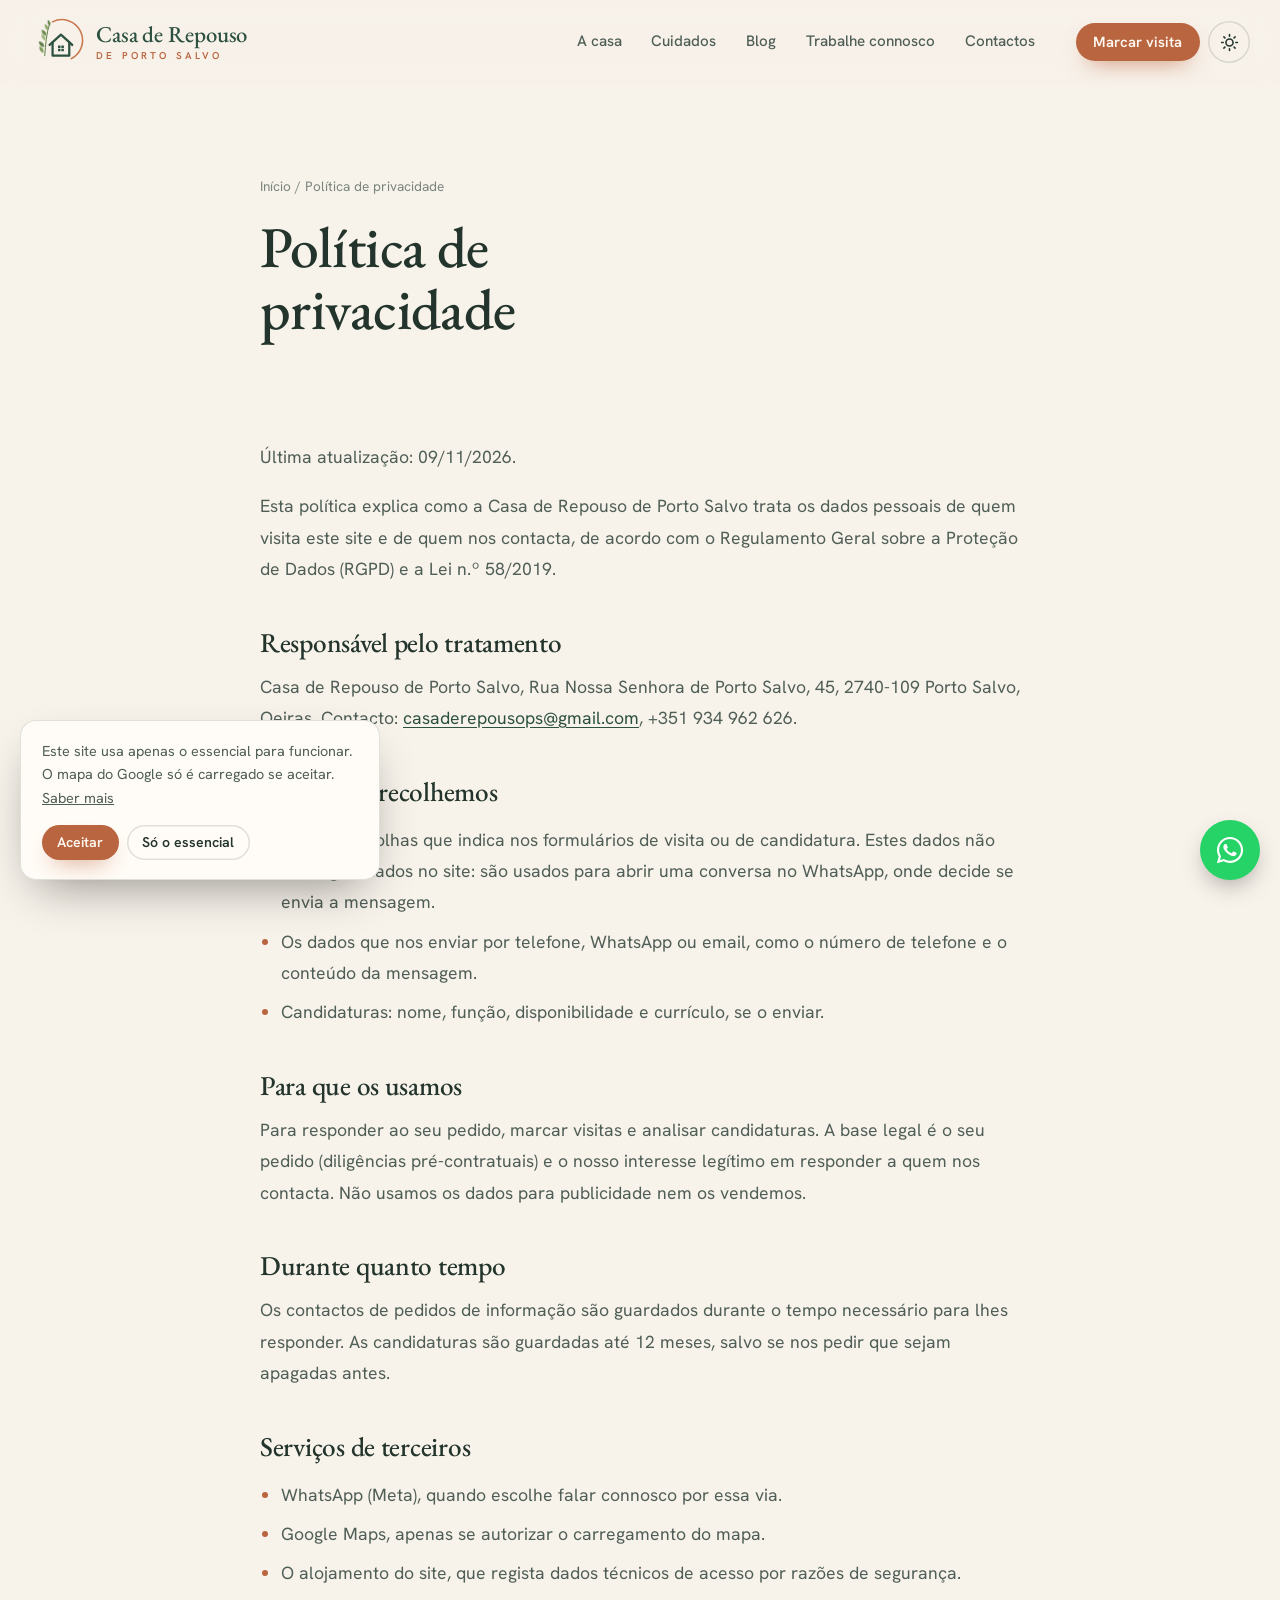
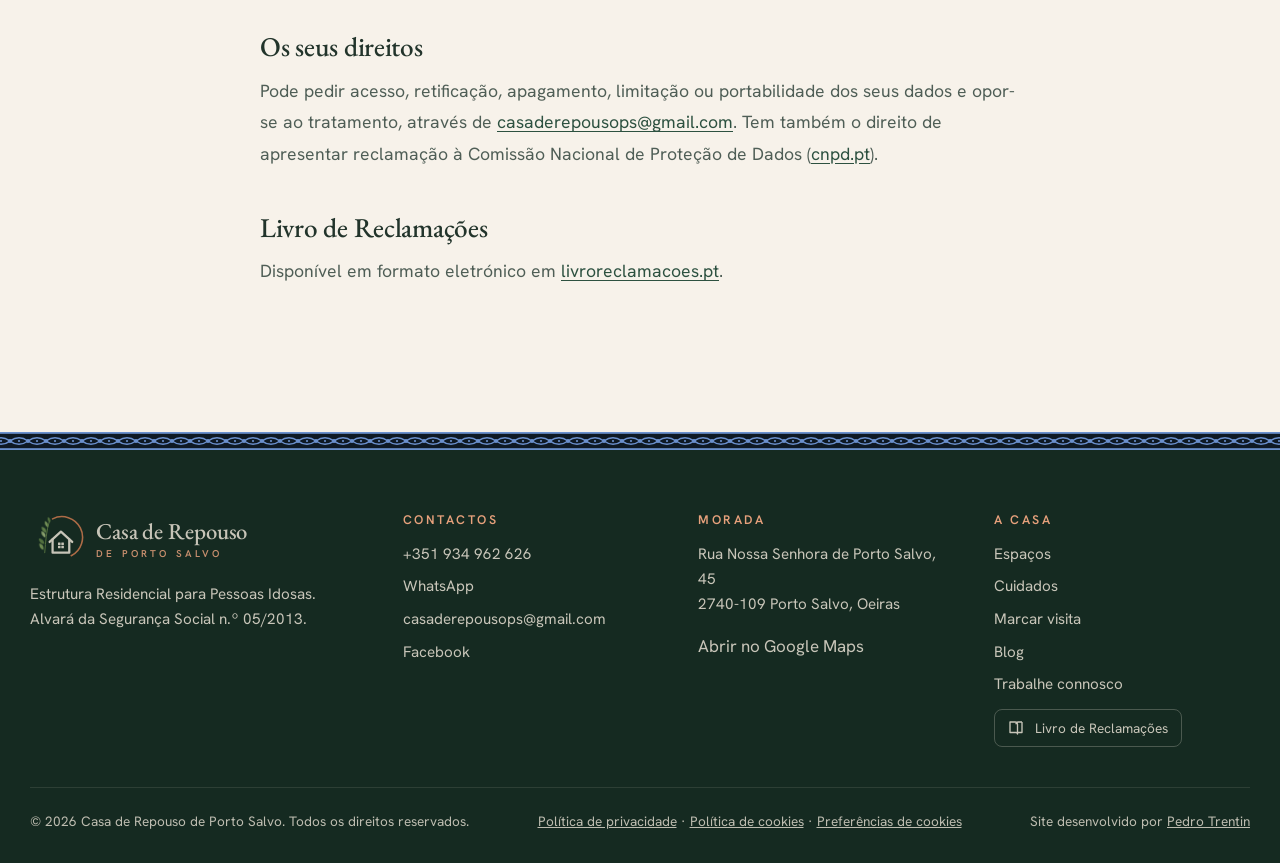
<file: privacidade.html>
<!doctype html>
<html lang="pt-PT"><head><meta charset="utf-8"><meta name="viewport" content="width=device-width,initial-scale=1">
<title>Política de privacidade | Casa de Repouso de Porto Salvo</title><meta name="description" content="Como a Casa de Repouso de Porto Salvo trata os dados pessoais.">
<link rel="canonical" href="https://casaderepousoportosalvo.pt/privacidade"><meta property="og:type" content="website"><meta property="og:locale" content="pt_PT">
<meta property="og:title" content="Política de privacidade | Casa de Repouso de Porto Salvo"><meta property="og:description" content="Como a Casa de Repouso de Porto Salvo trata os dados pessoais.">
<meta property="og:image" content="https://casaderepousoportosalvo.pt/img/og.jpg"><meta property="og:url" content="https://casaderepousoportosalvo.pt/privacidade">
<meta name="theme-color" content="#F7F2EA" media="(prefers-color-scheme: light)"><meta name="theme-color" content="#0E1824" media="(prefers-color-scheme: dark)">
<link rel="icon" href="/favicon.svg" type="image/svg+xml">
<link rel="preload" href="/fonts/eb-garamond-latin-400-normal.woff2" as="font" type="font/woff2" crossorigin>
<link rel="stylesheet" href="/site.css?v=202611091235">
<script>try{var t=localStorage.getItem("crps-tema");if(t)document.documentElement.dataset.tema=t}catch(e){}</script>
</head><body>
<a class="saltar" href="#conteudo">Saltar para o conteúdo</a>
<header class="topo"><div class="wrap topo-in">
<a class="marca" href="/" aria-label="Casa de Repouso de Porto Salvo, início"><svg viewBox="0 0 110 100" aria-hidden="true"><path class="arco" d="M46 9 A41 41 0 1 1 84 84" fill="none" stroke="#C9784E" stroke-width="3.2" stroke-linecap="round"/><path d="M30 78 C32 55 33 34 40 12" fill="none" stroke="#5F7E45" stroke-width="2" stroke-linecap="round"/><g class="folhas"><path d="M27 72c-6-2-9-7-8-13 6 1 10 6 8 13z" fill="#7E9B5A"/><path d="M29 60c-7 0-11-5-11-11 7 0 11 5 11 11z" fill="#5F7E45"/><path d="M31 47c-6-2-9-8-7-13 6 2 9 7 7 13z" fill="#9DB57A"/><path d="M33 37c-7-1-10-6-9-12 6 1 10 6 9 12z" fill="#6B8B4E"/><path d="M36 26c-5-3-7-8-5-13 5 3 7 8 5 13z" fill="#86A462"/><path d="M40 17c-4-3-5-8-3-12 4 3 6 8 3 12z" fill="#5F7E45"/></g><g fill="none" stroke="var(--logo-casa,#2D5140)" stroke-width="4.6" stroke-linecap="round" stroke-linejoin="round"><path d="M40 56 L63 35 L86 56"/><path d="M46 51 V78 H80 V51"/></g><g fill="var(--logo-casa,#2D5140)"><rect x="57" y="57" width="5.2" height="5.2" rx=".6"/><rect x="63.8" y="57" width="5.2" height="5.2" rx=".6"/><rect x="57" y="63.8" width="5.2" height="5.2" rx=".6"/><rect x="63.8" y="63.8" width="5.2" height="5.2" rx=".6"/></g></svg><span class="marca-txt"><b>Casa de Repouso</b><small>de Porto Salvo</small></span></a>
<nav class="nav" aria-label="Principal"><a href="/a-casa">A casa</a><a href="/cuidados">Cuidados</a><a href="/blog">Blog</a><a href="/trabalhe-connosco">Trabalhe connosco</a><a href="/contactos">Contactos</a></nav>
<div class="topo-acoes"><a class="bt bt-terra" href="/visita">Marcar visita</a>
<button class="tema" type="button" aria-label="Mudar entre modo claro e escuro"><svg class="sol" viewBox="0 0 24 24" fill="none" stroke="currentColor" stroke-width="2" stroke-linecap="round" aria-hidden="true"><circle cx="12" cy="12" r="4.5"/><path d="M12 2v2M12 20v2M4.9 4.9l1.4 1.4M17.7 17.7l1.4 1.4M2 12h2M20 12h2M4.9 19.1l1.4-1.4M17.7 6.3l1.4-1.4"/></svg><svg class="lua" viewBox="0 0 24 24" fill="none" stroke="currentColor" stroke-width="2" stroke-linecap="round" stroke-linejoin="round" aria-hidden="true"><path d="M20 14.5A8 8 0 0 1 9.5 4a8 8 0 1 0 10.5 10.5z"/></svg></button>
<button class="burger" type="button" aria-label="Abrir menu" aria-expanded="false"><span></span><span></span><span></span></button></div>
</div></header>
<div class="gaveta" aria-label="Menu"><a class="g" href="/">Início</a><a class="g" href="/a-casa">A casa</a><a class="g" href="/cuidados">Cuidados</a><a class="g" href="/blog">Blog</a><a class="g" href="/trabalhe-connosco">Trabalhe connosco</a><a class="g" href="/contactos">Contactos</a><a class="g" href="/visita">Marcar visita</a><div class="bts"><a class="bt bt-terra" href="/visita">Marcar visita</a><a class="bt bt-wa" href="https://wa.me/351934962626?text=Ol%C3%A1!%20Gostaria%20de%20saber%20mais%20sobre%20a%20Casa%20de%20Repouso%20de%20Porto%20Salvo." target="_blank" rel="noopener"><svg viewBox="0 0 448 512" fill="currentColor" aria-hidden="true"><path d="M380.9 97.1C339 55.1 283.2 32 223.9 32c-122.4 0-222 99.6-222 222 0 39.1 10.2 77.3 29.6 111L0 480l117.7-30.9c32.4 17.7 68.9 27 106.1 27h.1c122.3 0 224.1-99.6 224.1-222 0-59.3-25.2-115-67.1-157zm-157 341.6c-33.2 0-65.7-8.9-94-25.7l-6.7-4-69.8 18.3L72 359.2l-4.4-7c-18.5-29.4-28.2-63.3-28.2-98.2 0-101.7 82.8-184.5 184.6-184.5 49.3 0 95.6 19.2 130.4 54.1 34.8 34.9 56.2 81.2 56.1 130.5 0 101.8-84.9 184.6-186.6 184.6zm101.2-138.2c-5.5-2.8-32.8-16.2-37.9-18-5.1-1.9-8.8-2.8-12.5 2.8-3.7 5.6-14.3 18-17.6 21.8-3.2 3.7-6.5 4.2-12 1.4-32.6-16.3-54-29.1-75.5-66-5.7-9.8 5.7-9.1 16.3-30.3 1.8-3.7.9-6.9-.5-9.7-1.4-2.8-12.5-30.1-17.1-41.2-4.5-10.8-9.1-9.3-12.5-9.5-3.2-.2-6.9-.2-10.6-.2-3.7 0-9.7 1.4-14.8 6.9-5.1 5.6-19.4 19-19.4 46.3 0 27.3 19.9 53.7 22.6 57.4 2.8 3.7 39.1 59.7 94.8 83.8 35.2 15.2 49 16.5 66.6 13.9 10.7-1.6 32.8-13.4 37.4-26.4 4.6-13 4.6-24.1 3.2-26.4-1.3-2.5-5-3.9-10.5-6.6z"/></svg><span>Falar pelo WhatsApp</span></a></div></div>
<main id="conteudo"><section class="cabeca"><div class="estreito"><div class="migalhas"><a href="/">Início</a> / Política de privacidade</div><h1>Política de privacidade</h1></div></section>
<section class="sec" style="padding-top:0"><div class="estreito legal texto"><p>Última atualização: 09/11/2026.</p>
<p>Esta política explica como a Casa de Repouso de Porto Salvo trata os dados pessoais de quem visita este site e de quem nos contacta, de acordo com o Regulamento Geral sobre a Proteção de Dados (RGPD) e a Lei n.º 58/2019.</p>
<h2>Responsável pelo tratamento</h2><p>Casa de Repouso de Porto Salvo, Rua Nossa Senhora de Porto Salvo, 45, 2740-109 Porto Salvo, Oeiras. Contacto: <a href="mailto:casaderepousops@gmail.com">casaderepousops@gmail.com</a>, +351 934 962 626.</p>
<h2>Que dados recolhemos</h2><ul><li>Nome e escolhas que indica nos formulários de visita ou de candidatura. Estes dados não ficam guardados no site: são usados para abrir uma conversa no WhatsApp, onde decide se envia a mensagem.</li><li>Os dados que nos enviar por telefone, WhatsApp ou email, como o número de telefone e o conteúdo da mensagem.</li><li>Candidaturas: nome, função, disponibilidade e currículo, se o enviar.</li></ul>
<h2>Para que os usamos</h2><p>Para responder ao seu pedido, marcar visitas e analisar candidaturas. A base legal é o seu pedido (diligências pré-contratuais) e o nosso interesse legítimo em responder a quem nos contacta. Não usamos os dados para publicidade nem os vendemos.</p>
<h2>Durante quanto tempo</h2><p>Os contactos de pedidos de informação são guardados durante o tempo necessário para lhes responder. As candidaturas são guardadas até 12 meses, salvo se nos pedir que sejam apagadas antes.</p>
<h2>Serviços de terceiros</h2><ul><li>WhatsApp (Meta), quando escolhe falar connosco por essa via.</li><li>Google Maps, apenas se autorizar o carregamento do mapa.</li><li>O alojamento do site, que regista dados técnicos de acesso por razões de segurança.</li></ul>
<h2>Os seus direitos</h2><p>Pode pedir acesso, retificação, apagamento, limitação ou portabilidade dos seus dados e opor-se ao tratamento, através de <a href="mailto:casaderepousops@gmail.com">casaderepousops@gmail.com</a>. Tem também o direito de apresentar reclamação à Comissão Nacional de Proteção de Dados (<a href="https://www.cnpd.pt" target="_blank" rel="noopener">cnpd.pt</a>).</p>
<h2>Livro de Reclamações</h2><p>Disponível em formato eletrónico em <a href="https://www.livroreclamacoes.pt" target="_blank" rel="noopener">livroreclamacoes.pt</a>.</p></div></section></main>
<footer class="rodape"><div class="friso fino"></div><div class="wrap">
<div class="rodape-in">
<div><a class="marca" href="/" style="--logo-casa:#E8E1D4"><svg viewBox="0 0 110 100" aria-hidden="true"><path class="arco" d="M46 9 A41 41 0 1 1 84 84" fill="none" stroke="#C9784E" stroke-width="3.2" stroke-linecap="round"/><path d="M30 78 C32 55 33 34 40 12" fill="none" stroke="#5F7E45" stroke-width="2" stroke-linecap="round"/><g class="folhas"><path d="M27 72c-6-2-9-7-8-13 6 1 10 6 8 13z" fill="#7E9B5A"/><path d="M29 60c-7 0-11-5-11-11 7 0 11 5 11 11z" fill="#5F7E45"/><path d="M31 47c-6-2-9-8-7-13 6 2 9 7 7 13z" fill="#9DB57A"/><path d="M33 37c-7-1-10-6-9-12 6 1 10 6 9 12z" fill="#6B8B4E"/><path d="M36 26c-5-3-7-8-5-13 5 3 7 8 5 13z" fill="#86A462"/><path d="M40 17c-4-3-5-8-3-12 4 3 6 8 3 12z" fill="#5F7E45"/></g><g fill="none" stroke="var(--logo-casa,#2D5140)" stroke-width="4.6" stroke-linecap="round" stroke-linejoin="round"><path d="M40 56 L63 35 L86 56"/><path d="M46 51 V78 H80 V51"/></g><g fill="var(--logo-casa,#2D5140)"><rect x="57" y="57" width="5.2" height="5.2" rx=".6"/><rect x="63.8" y="57" width="5.2" height="5.2" rx=".6"/><rect x="57" y="63.8" width="5.2" height="5.2" rx=".6"/><rect x="63.8" y="63.8" width="5.2" height="5.2" rx=".6"/></g></svg><span class="marca-txt"><b>Casa de Repouso</b><small>de Porto Salvo</small></span></a>
<p style="margin-top:18px">Estrutura Residencial para Pessoas Idosas.<br>Alvará da Segurança Social n.º 05/2013.</p></div>
<div><h4>Contactos</h4><ul>
<li><a href="tel:+351934962626">+351 934 962 626</a></li><li><a href="https://wa.me/351934962626?text=Ol%C3%A1!%20Gostaria%20de%20saber%20mais%20sobre%20a%20Casa%20de%20Repouso%20de%20Porto%20Salvo." target="_blank" rel="noopener">WhatsApp</a></li>
<li><a href="mailto:casaderepousops@gmail.com">casaderepousops@gmail.com</a></li><li><a href="https://www.facebook.com/Casaderepousoportosalvo/" target="_blank" rel="noopener">Facebook</a></li></ul></div>
<div><h4>Morada</h4><p>Rua Nossa Senhora de Porto Salvo, 45<br>2740-109 Porto Salvo, Oeiras</p><a href="https://maps.app.goo.gl/TeSeBeY1nYkpYEY29" target="_blank" rel="noopener">Abrir no Google Maps</a></div>
<div><h4>A casa</h4><ul><li><a href="/a-casa">Espaços</a></li><li><a href="/cuidados">Cuidados</a></li><li><a href="/visita">Marcar visita</a></li><li><a href="/blog">Blog</a></li><li><a href="/trabalhe-connosco">Trabalhe connosco</a></li></ul>
<a class="livro" href="https://www.livroreclamacoes.pt" target="_blank" rel="noopener"><svg viewBox="0 0 24 24" fill="none" stroke="currentColor" stroke-width="1.8" stroke-linejoin="round" aria-hidden="true"><path d="M4 4h7a3 3 0 0 1 3 3v13a2 2 0 0 0-2-2H4zM20 4h-5a3 3 0 0 0-3 3"/><path d="M20 4v14h-6"/></svg> Livro de Reclamações</a></div>
</div>
<div class="rodape-base"><span>© 2026 Casa de Repouso de Porto Salvo. Todos os direitos reservados.</span>
<span><a href="/privacidade">Política de privacidade</a> · <a href="/cookies">Política de cookies</a> · <a href="#" data-cookies-abrir>Preferências de cookies</a></span>
<span>Site desenvolvido por <a href="https://www.instagram.com/ph.trentin/" target="_blank" rel="noopener">Pedro Trentin</a></span></div>
</div></footer>
<a class="wa-flut" href="https://wa.me/351934962626?text=Ol%C3%A1!%20Gostaria%20de%20saber%20mais%20sobre%20a%20Casa%20de%20Repouso%20de%20Porto%20Salvo." target="_blank" rel="noopener" aria-label="Falar pelo WhatsApp"><svg viewBox="0 0 448 512" fill="currentColor" aria-hidden="true"><path d="M380.9 97.1C339 55.1 283.2 32 223.9 32c-122.4 0-222 99.6-222 222 0 39.1 10.2 77.3 29.6 111L0 480l117.7-30.9c32.4 17.7 68.9 27 106.1 27h.1c122.3 0 224.1-99.6 224.1-222 0-59.3-25.2-115-67.1-157zm-157 341.6c-33.2 0-65.7-8.9-94-25.7l-6.7-4-69.8 18.3L72 359.2l-4.4-7c-18.5-29.4-28.2-63.3-28.2-98.2 0-101.7 82.8-184.5 184.6-184.5 49.3 0 95.6 19.2 130.4 54.1 34.8 34.9 56.2 81.2 56.1 130.5 0 101.8-84.9 184.6-186.6 184.6zm101.2-138.2c-5.5-2.8-32.8-16.2-37.9-18-5.1-1.9-8.8-2.8-12.5 2.8-3.7 5.6-14.3 18-17.6 21.8-3.2 3.7-6.5 4.2-12 1.4-32.6-16.3-54-29.1-75.5-66-5.7-9.8 5.7-9.1 16.3-30.3 1.8-3.7.9-6.9-.5-9.7-1.4-2.8-12.5-30.1-17.1-41.2-4.5-10.8-9.1-9.3-12.5-9.5-3.2-.2-6.9-.2-10.6-.2-3.7 0-9.7 1.4-14.8 6.9-5.1 5.6-19.4 19-19.4 46.3 0 27.3 19.9 53.7 22.6 57.4 2.8 3.7 39.1 59.7 94.8 83.8 35.2 15.2 49 16.5 66.6 13.9 10.7-1.6 32.8-13.4 37.4-26.4 4.6-13 4.6-24.1 3.2-26.4-1.3-2.5-5-3.9-10.5-6.6z"/></svg></a>
<div class="cookies" role="region" aria-label="Aviso de cookies" hidden><p>Este site usa apenas o essencial para funcionar. O mapa do Google só é carregado se aceitar. <a href="/cookies">Saber mais</a></p>
<div class="bts"><button class="bt bt-terra" data-cookies="todos">Aceitar</button><button class="bt bt-linha" data-cookies="essenciais">Só o essencial</button></div></div>
<script src="/site.js?v=202611091235" defer></script>
</body></html>
</file>
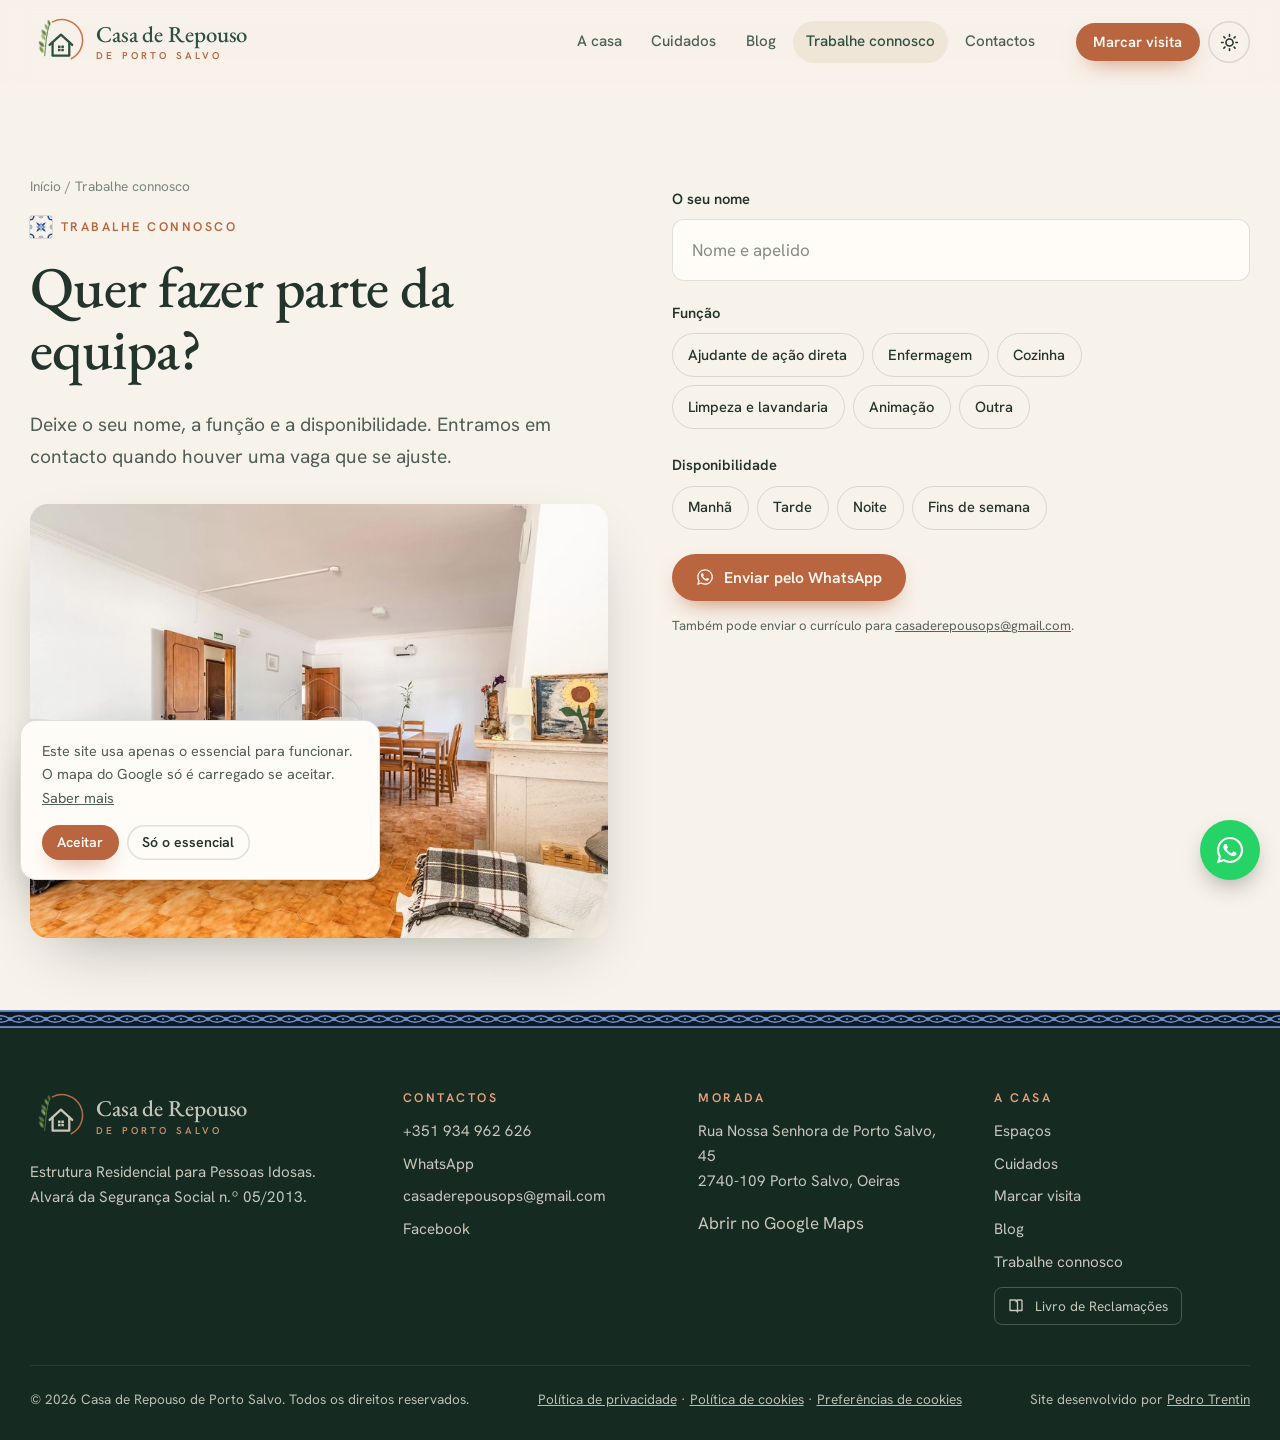
<file: trabalhe-connosco.html>
<!doctype html>
<html lang="pt-PT"><head><meta charset="utf-8"><meta name="viewport" content="width=device-width,initial-scale=1">
<title>Trabalhe connosco | Casa de Repouso de Porto Salvo</title><meta name="description" content="Candidaturas para a Casa de Repouso de Porto Salvo: ajudantes de ação direta, enfermagem, cozinha, limpeza e animação.">
<link rel="canonical" href="https://casaderepousoportosalvo.pt/trabalhe-connosco"><meta property="og:type" content="website"><meta property="og:locale" content="pt_PT">
<meta property="og:title" content="Trabalhe connosco | Casa de Repouso de Porto Salvo"><meta property="og:description" content="Candidaturas para a Casa de Repouso de Porto Salvo: ajudantes de ação direta, enfermagem, cozinha, limpeza e animação.">
<meta property="og:image" content="https://casaderepousoportosalvo.pt/img/og.jpg"><meta property="og:url" content="https://casaderepousoportosalvo.pt/trabalhe-connosco">
<meta name="theme-color" content="#F7F2EA" media="(prefers-color-scheme: light)"><meta name="theme-color" content="#0E1824" media="(prefers-color-scheme: dark)">
<link rel="icon" href="/favicon.svg" type="image/svg+xml">
<link rel="preload" href="/fonts/eb-garamond-latin-400-normal.woff2" as="font" type="font/woff2" crossorigin>
<link rel="stylesheet" href="/site.css?v=202611091235">
<script>try{var t=localStorage.getItem("crps-tema");if(t)document.documentElement.dataset.tema=t}catch(e){}</script>
</head><body>
<a class="saltar" href="#conteudo">Saltar para o conteúdo</a>
<header class="topo"><div class="wrap topo-in">
<a class="marca" href="/" aria-label="Casa de Repouso de Porto Salvo, início"><svg viewBox="0 0 110 100" aria-hidden="true"><path class="arco" d="M46 9 A41 41 0 1 1 84 84" fill="none" stroke="#C9784E" stroke-width="3.2" stroke-linecap="round"/><path d="M30 78 C32 55 33 34 40 12" fill="none" stroke="#5F7E45" stroke-width="2" stroke-linecap="round"/><g class="folhas"><path d="M27 72c-6-2-9-7-8-13 6 1 10 6 8 13z" fill="#7E9B5A"/><path d="M29 60c-7 0-11-5-11-11 7 0 11 5 11 11z" fill="#5F7E45"/><path d="M31 47c-6-2-9-8-7-13 6 2 9 7 7 13z" fill="#9DB57A"/><path d="M33 37c-7-1-10-6-9-12 6 1 10 6 9 12z" fill="#6B8B4E"/><path d="M36 26c-5-3-7-8-5-13 5 3 7 8 5 13z" fill="#86A462"/><path d="M40 17c-4-3-5-8-3-12 4 3 6 8 3 12z" fill="#5F7E45"/></g><g fill="none" stroke="var(--logo-casa,#2D5140)" stroke-width="4.6" stroke-linecap="round" stroke-linejoin="round"><path d="M40 56 L63 35 L86 56"/><path d="M46 51 V78 H80 V51"/></g><g fill="var(--logo-casa,#2D5140)"><rect x="57" y="57" width="5.2" height="5.2" rx=".6"/><rect x="63.8" y="57" width="5.2" height="5.2" rx=".6"/><rect x="57" y="63.8" width="5.2" height="5.2" rx=".6"/><rect x="63.8" y="63.8" width="5.2" height="5.2" rx=".6"/></g></svg><span class="marca-txt"><b>Casa de Repouso</b><small>de Porto Salvo</small></span></a>
<nav class="nav" aria-label="Principal"><a href="/a-casa">A casa</a><a href="/cuidados">Cuidados</a><a href="/blog">Blog</a><a href="/trabalhe-connosco" aria-current=page>Trabalhe connosco</a><a href="/contactos">Contactos</a></nav>
<div class="topo-acoes"><a class="bt bt-terra" href="/visita">Marcar visita</a>
<button class="tema" type="button" aria-label="Mudar entre modo claro e escuro"><svg class="sol" viewBox="0 0 24 24" fill="none" stroke="currentColor" stroke-width="2" stroke-linecap="round" aria-hidden="true"><circle cx="12" cy="12" r="4.5"/><path d="M12 2v2M12 20v2M4.9 4.9l1.4 1.4M17.7 17.7l1.4 1.4M2 12h2M20 12h2M4.9 19.1l1.4-1.4M17.7 6.3l1.4-1.4"/></svg><svg class="lua" viewBox="0 0 24 24" fill="none" stroke="currentColor" stroke-width="2" stroke-linecap="round" stroke-linejoin="round" aria-hidden="true"><path d="M20 14.5A8 8 0 0 1 9.5 4a8 8 0 1 0 10.5 10.5z"/></svg></button>
<button class="burger" type="button" aria-label="Abrir menu" aria-expanded="false"><span></span><span></span><span></span></button></div>
</div></header>
<div class="gaveta" aria-label="Menu"><a class="g" href="/">Início</a><a class="g" href="/a-casa">A casa</a><a class="g" href="/cuidados">Cuidados</a><a class="g" href="/blog">Blog</a><a class="g" href="/trabalhe-connosco">Trabalhe connosco</a><a class="g" href="/contactos">Contactos</a><a class="g" href="/visita">Marcar visita</a><div class="bts"><a class="bt bt-terra" href="/visita">Marcar visita</a><a class="bt bt-wa" href="https://wa.me/351934962626?text=Ol%C3%A1!%20Gostaria%20de%20saber%20mais%20sobre%20a%20Casa%20de%20Repouso%20de%20Porto%20Salvo." target="_blank" rel="noopener"><svg viewBox="0 0 448 512" fill="currentColor" aria-hidden="true"><path d="M380.9 97.1C339 55.1 283.2 32 223.9 32c-122.4 0-222 99.6-222 222 0 39.1 10.2 77.3 29.6 111L0 480l117.7-30.9c32.4 17.7 68.9 27 106.1 27h.1c122.3 0 224.1-99.6 224.1-222 0-59.3-25.2-115-67.1-157zm-157 341.6c-33.2 0-65.7-8.9-94-25.7l-6.7-4-69.8 18.3L72 359.2l-4.4-7c-18.5-29.4-28.2-63.3-28.2-98.2 0-101.7 82.8-184.5 184.6-184.5 49.3 0 95.6 19.2 130.4 54.1 34.8 34.9 56.2 81.2 56.1 130.5 0 101.8-84.9 184.6-186.6 184.6zm101.2-138.2c-5.5-2.8-32.8-16.2-37.9-18-5.1-1.9-8.8-2.8-12.5 2.8-3.7 5.6-14.3 18-17.6 21.8-3.2 3.7-6.5 4.2-12 1.4-32.6-16.3-54-29.1-75.5-66-5.7-9.8 5.7-9.1 16.3-30.3 1.8-3.7.9-6.9-.5-9.7-1.4-2.8-12.5-30.1-17.1-41.2-4.5-10.8-9.1-9.3-12.5-9.5-3.2-.2-6.9-.2-10.6-.2-3.7 0-9.7 1.4-14.8 6.9-5.1 5.6-19.4 19-19.4 46.3 0 27.3 19.9 53.7 22.6 57.4 2.8 3.7 39.1 59.7 94.8 83.8 35.2 15.2 49 16.5 66.6 13.9 10.7-1.6 32.8-13.4 37.4-26.4 4.6-13 4.6-24.1 3.2-26.4-1.3-2.5-5-3.9-10.5-6.6z"/></svg><span>Falar pelo WhatsApp</span></a></div></div>
<main id="conteudo"><section class="cabeca"><div class="wrap dupla" style="align-items:start">
<div><div class="migalhas"><a href="/">Início</a> / Trabalhe connosco</div><span class="olho">Trabalhe connosco</span>
<h1 class="rv ver">Quer fazer parte da equipa?</h1>
<p class="lead rv ver d1">Deixe o seu nome, a função e a disponibilidade. Entramos em contacto quando houver uma vaga que se ajuste.</p>
<div class="foto rv ver d2" style="margin-top:32px"><img src="/img/sala-convivio-900.jpg" srcset="/img/sala-convivio-900.jpg 900w, /img/sala-convivio.jpg 1800w" sizes="(max-width:860px) 100vw, 50vw" alt="Sala de convívio" width="1800" height="1200" loading="lazy" decoding="async"></div></div>
<div class="rv ver d2" style="padding-top:12px"><form class="claro" data-wa="candidatura" novalidate>
<label class="campo"><span>O seu nome</span><input name="nome" autocomplete="name" placeholder="Nome e apelido" required></label>
<fieldset class="opcoes"><legend>Função</legend><label><input type="radio" name="funcao" value="Ajudante de ação direta"><span>Ajudante de ação direta</span></label><label><input type="radio" name="funcao" value="Enfermagem"><span>Enfermagem</span></label><label><input type="radio" name="funcao" value="Cozinha"><span>Cozinha</span></label><label><input type="radio" name="funcao" value="Limpeza e lavandaria"><span>Limpeza e lavandaria</span></label><label><input type="radio" name="funcao" value="Animação"><span>Animação</span></label><label><input type="radio" name="funcao" value="Outra"><span>Outra</span></label></fieldset>
<fieldset class="opcoes"><legend>Disponibilidade</legend><label><input type="checkbox" name="turno" value="Manhã"><span>Manhã</span></label><label><input type="checkbox" name="turno" value="Tarde"><span>Tarde</span></label><label><input type="checkbox" name="turno" value="Noite"><span>Noite</span></label><label><input type="checkbox" name="turno" value="Fins de semana"><span>Fins de semana</span></label></fieldset>
<button class="bt bt-terra" type="submit"><svg viewBox="0 0 448 512" fill="currentColor" aria-hidden="true"><path d="M380.9 97.1C339 55.1 283.2 32 223.9 32c-122.4 0-222 99.6-222 222 0 39.1 10.2 77.3 29.6 111L0 480l117.7-30.9c32.4 17.7 68.9 27 106.1 27h.1c122.3 0 224.1-99.6 224.1-222 0-59.3-25.2-115-67.1-157zm-157 341.6c-33.2 0-65.7-8.9-94-25.7l-6.7-4-69.8 18.3L72 359.2l-4.4-7c-18.5-29.4-28.2-63.3-28.2-98.2 0-101.7 82.8-184.5 184.6-184.5 49.3 0 95.6 19.2 130.4 54.1 34.8 34.9 56.2 81.2 56.1 130.5 0 101.8-84.9 184.6-186.6 184.6zm101.2-138.2c-5.5-2.8-32.8-16.2-37.9-18-5.1-1.9-8.8-2.8-12.5 2.8-3.7 5.6-14.3 18-17.6 21.8-3.2 3.7-6.5 4.2-12 1.4-32.6-16.3-54-29.1-75.5-66-5.7-9.8 5.7-9.1 16.3-30.3 1.8-3.7.9-6.9-.5-9.7-1.4-2.8-12.5-30.1-17.1-41.2-4.5-10.8-9.1-9.3-12.5-9.5-3.2-.2-6.9-.2-10.6-.2-3.7 0-9.7 1.4-14.8 6.9-5.1 5.6-19.4 19-19.4 46.3 0 27.3 19.9 53.7 22.6 57.4 2.8 3.7 39.1 59.7 94.8 83.8 35.2 15.2 49 16.5 66.6 13.9 10.7-1.6 32.8-13.4 37.4-26.4 4.6-13 4.6-24.1 3.2-26.4-1.3-2.5-5-3.9-10.5-6.6z"/></svg><span>Enviar pelo WhatsApp</span></button>
<p class="nota-form">Também pode enviar o currículo para <a href="mailto:casaderepousops@gmail.com">casaderepousops@gmail.com</a>.</p></form></div>
</div></section></main>
<footer class="rodape"><div class="friso fino"></div><div class="wrap">
<div class="rodape-in">
<div><a class="marca" href="/" style="--logo-casa:#E8E1D4"><svg viewBox="0 0 110 100" aria-hidden="true"><path class="arco" d="M46 9 A41 41 0 1 1 84 84" fill="none" stroke="#C9784E" stroke-width="3.2" stroke-linecap="round"/><path d="M30 78 C32 55 33 34 40 12" fill="none" stroke="#5F7E45" stroke-width="2" stroke-linecap="round"/><g class="folhas"><path d="M27 72c-6-2-9-7-8-13 6 1 10 6 8 13z" fill="#7E9B5A"/><path d="M29 60c-7 0-11-5-11-11 7 0 11 5 11 11z" fill="#5F7E45"/><path d="M31 47c-6-2-9-8-7-13 6 2 9 7 7 13z" fill="#9DB57A"/><path d="M33 37c-7-1-10-6-9-12 6 1 10 6 9 12z" fill="#6B8B4E"/><path d="M36 26c-5-3-7-8-5-13 5 3 7 8 5 13z" fill="#86A462"/><path d="M40 17c-4-3-5-8-3-12 4 3 6 8 3 12z" fill="#5F7E45"/></g><g fill="none" stroke="var(--logo-casa,#2D5140)" stroke-width="4.6" stroke-linecap="round" stroke-linejoin="round"><path d="M40 56 L63 35 L86 56"/><path d="M46 51 V78 H80 V51"/></g><g fill="var(--logo-casa,#2D5140)"><rect x="57" y="57" width="5.2" height="5.2" rx=".6"/><rect x="63.8" y="57" width="5.2" height="5.2" rx=".6"/><rect x="57" y="63.8" width="5.2" height="5.2" rx=".6"/><rect x="63.8" y="63.8" width="5.2" height="5.2" rx=".6"/></g></svg><span class="marca-txt"><b>Casa de Repouso</b><small>de Porto Salvo</small></span></a>
<p style="margin-top:18px">Estrutura Residencial para Pessoas Idosas.<br>Alvará da Segurança Social n.º 05/2013.</p></div>
<div><h4>Contactos</h4><ul>
<li><a href="tel:+351934962626">+351 934 962 626</a></li><li><a href="https://wa.me/351934962626?text=Ol%C3%A1!%20Gostaria%20de%20saber%20mais%20sobre%20a%20Casa%20de%20Repouso%20de%20Porto%20Salvo." target="_blank" rel="noopener">WhatsApp</a></li>
<li><a href="mailto:casaderepousops@gmail.com">casaderepousops@gmail.com</a></li><li><a href="https://www.facebook.com/Casaderepousoportosalvo/" target="_blank" rel="noopener">Facebook</a></li></ul></div>
<div><h4>Morada</h4><p>Rua Nossa Senhora de Porto Salvo, 45<br>2740-109 Porto Salvo, Oeiras</p><a href="https://maps.app.goo.gl/TeSeBeY1nYkpYEY29" target="_blank" rel="noopener">Abrir no Google Maps</a></div>
<div><h4>A casa</h4><ul><li><a href="/a-casa">Espaços</a></li><li><a href="/cuidados">Cuidados</a></li><li><a href="/visita">Marcar visita</a></li><li><a href="/blog">Blog</a></li><li><a href="/trabalhe-connosco">Trabalhe connosco</a></li></ul>
<a class="livro" href="https://www.livroreclamacoes.pt" target="_blank" rel="noopener"><svg viewBox="0 0 24 24" fill="none" stroke="currentColor" stroke-width="1.8" stroke-linejoin="round" aria-hidden="true"><path d="M4 4h7a3 3 0 0 1 3 3v13a2 2 0 0 0-2-2H4zM20 4h-5a3 3 0 0 0-3 3"/><path d="M20 4v14h-6"/></svg> Livro de Reclamações</a></div>
</div>
<div class="rodape-base"><span>© 2026 Casa de Repouso de Porto Salvo. Todos os direitos reservados.</span>
<span><a href="/privacidade">Política de privacidade</a> · <a href="/cookies">Política de cookies</a> · <a href="#" data-cookies-abrir>Preferências de cookies</a></span>
<span>Site desenvolvido por <a href="https://www.instagram.com/ph.trentin/" target="_blank" rel="noopener">Pedro Trentin</a></span></div>
</div></footer>
<a class="wa-flut" href="https://wa.me/351934962626?text=Ol%C3%A1!%20Gostaria%20de%20saber%20mais%20sobre%20a%20Casa%20de%20Repouso%20de%20Porto%20Salvo." target="_blank" rel="noopener" aria-label="Falar pelo WhatsApp"><svg viewBox="0 0 448 512" fill="currentColor" aria-hidden="true"><path d="M380.9 97.1C339 55.1 283.2 32 223.9 32c-122.4 0-222 99.6-222 222 0 39.1 10.2 77.3 29.6 111L0 480l117.7-30.9c32.4 17.7 68.9 27 106.1 27h.1c122.3 0 224.1-99.6 224.1-222 0-59.3-25.2-115-67.1-157zm-157 341.6c-33.2 0-65.7-8.9-94-25.7l-6.7-4-69.8 18.3L72 359.2l-4.4-7c-18.5-29.4-28.2-63.3-28.2-98.2 0-101.7 82.8-184.5 184.6-184.5 49.3 0 95.6 19.2 130.4 54.1 34.8 34.9 56.2 81.2 56.1 130.5 0 101.8-84.9 184.6-186.6 184.6zm101.2-138.2c-5.5-2.8-32.8-16.2-37.9-18-5.1-1.9-8.8-2.8-12.5 2.8-3.7 5.6-14.3 18-17.6 21.8-3.2 3.7-6.5 4.2-12 1.4-32.6-16.3-54-29.1-75.5-66-5.7-9.8 5.7-9.1 16.3-30.3 1.8-3.7.9-6.9-.5-9.7-1.4-2.8-12.5-30.1-17.1-41.2-4.5-10.8-9.1-9.3-12.5-9.5-3.2-.2-6.9-.2-10.6-.2-3.7 0-9.7 1.4-14.8 6.9-5.1 5.6-19.4 19-19.4 46.3 0 27.3 19.9 53.7 22.6 57.4 2.8 3.7 39.1 59.7 94.8 83.8 35.2 15.2 49 16.5 66.6 13.9 10.7-1.6 32.8-13.4 37.4-26.4 4.6-13 4.6-24.1 3.2-26.4-1.3-2.5-5-3.9-10.5-6.6z"/></svg></a>
<div class="cookies" role="region" aria-label="Aviso de cookies" hidden><p>Este site usa apenas o essencial para funcionar. O mapa do Google só é carregado se aceitar. <a href="/cookies">Saber mais</a></p>
<div class="bts"><button class="bt bt-terra" data-cookies="todos">Aceitar</button><button class="bt bt-linha" data-cookies="essenciais">Só o essencial</button></div></div>
<script src="/site.js?v=202611091235" defer></script>
</body></html>
</file>
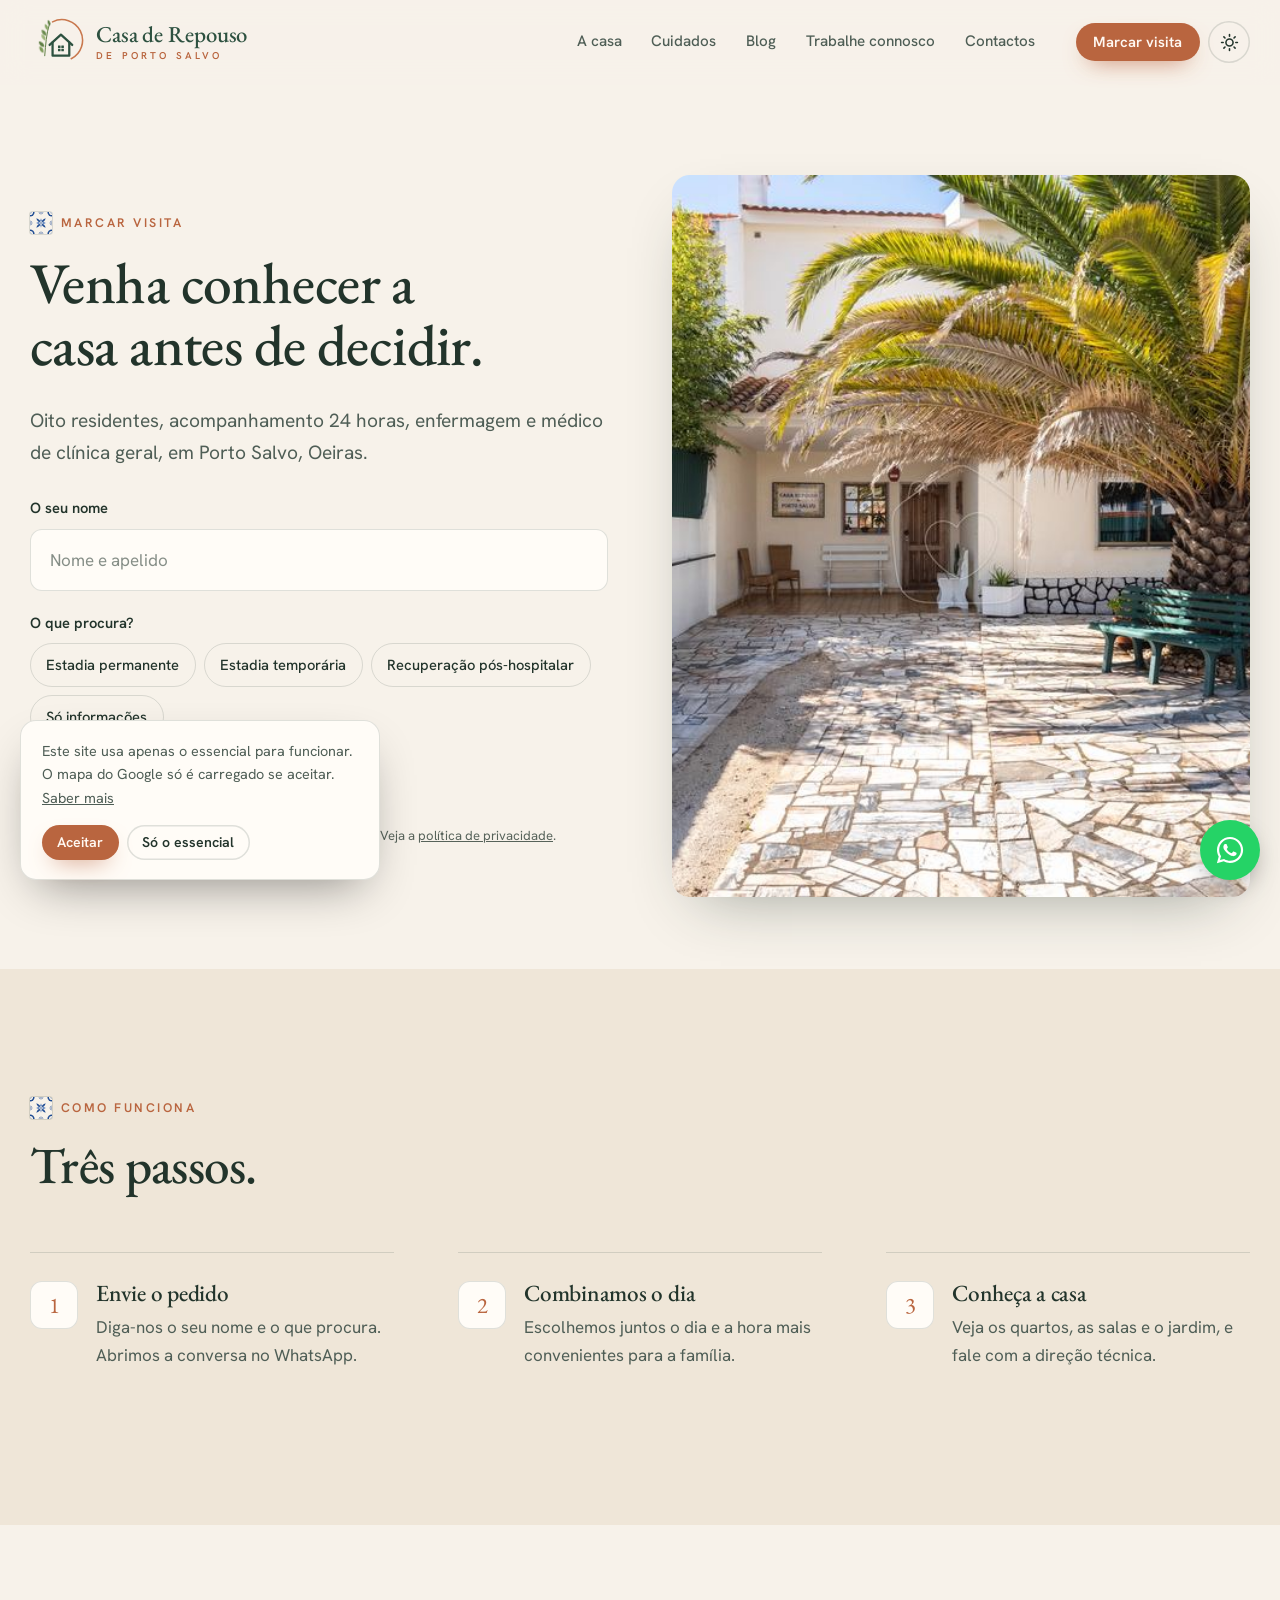
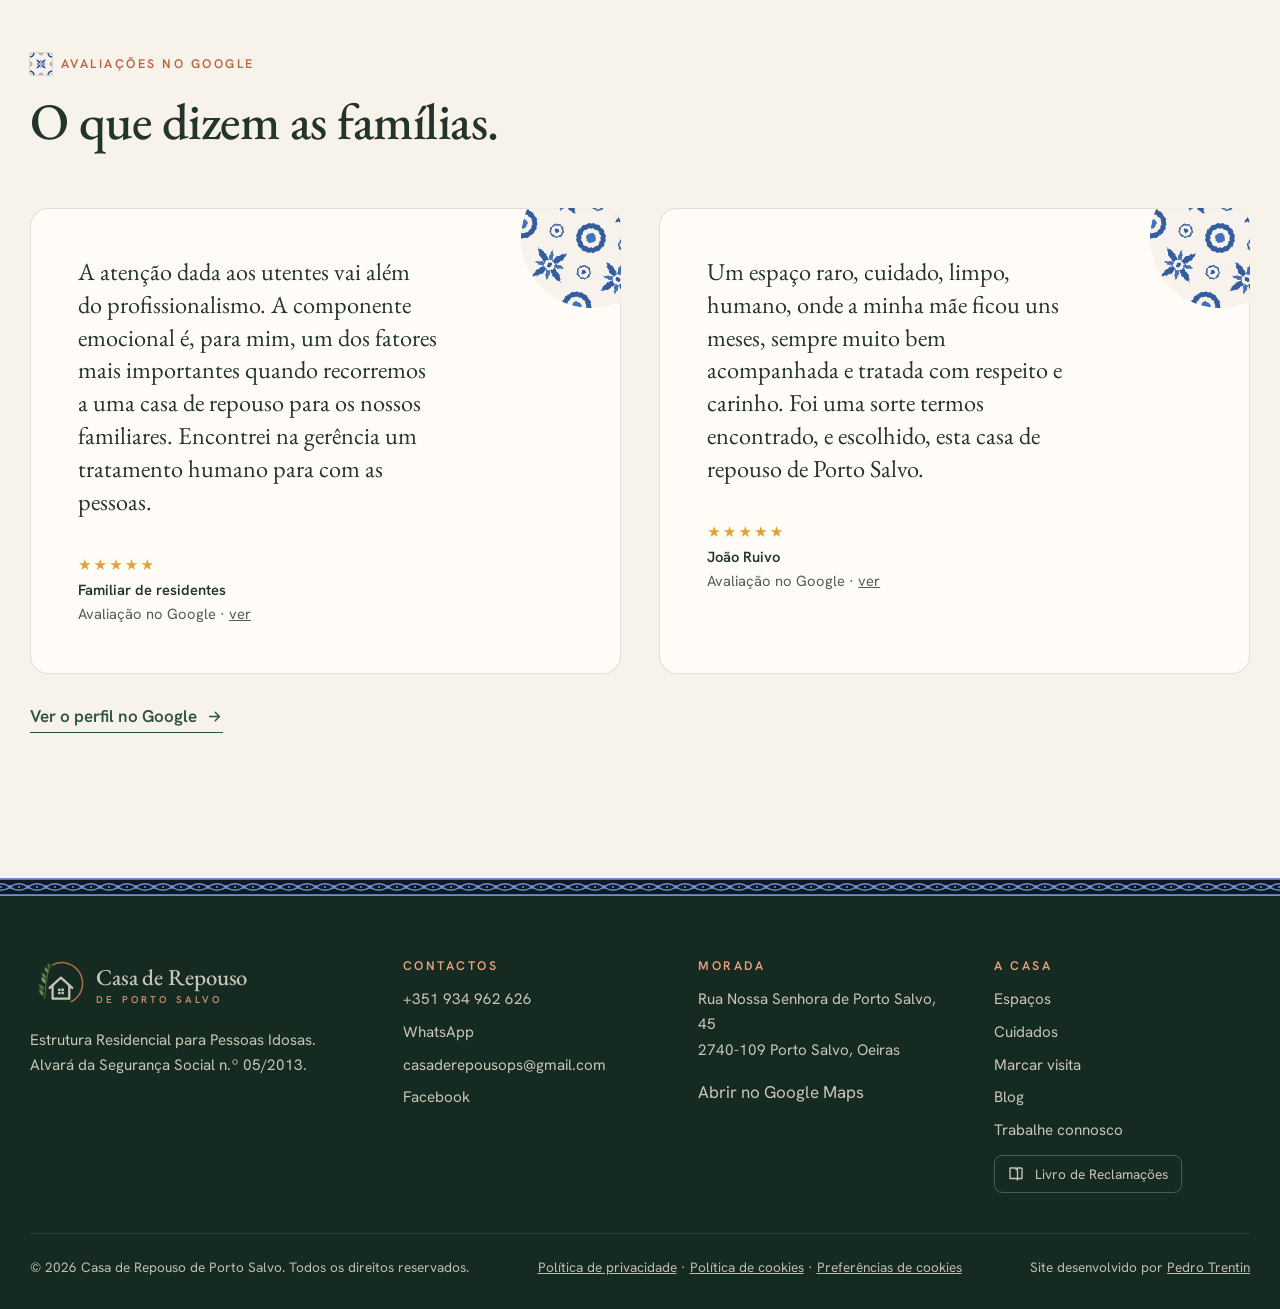
<file: visita.html>
<!doctype html>
<html lang="pt-PT"><head><meta charset="utf-8"><meta name="viewport" content="width=device-width,initial-scale=1">
<title>Marcar visita | Casa de Repouso de Porto Salvo</title><meta name="description" content="Marque uma visita à Casa de Repouso de Porto Salvo, em Oeiras. Oito residentes, acompanhamento 24 horas e enfermagem.">
<link rel="canonical" href="https://casaderepousoportosalvo.pt/visita"><meta property="og:type" content="website"><meta property="og:locale" content="pt_PT">
<meta property="og:title" content="Marcar visita | Casa de Repouso de Porto Salvo"><meta property="og:description" content="Marque uma visita à Casa de Repouso de Porto Salvo, em Oeiras. Oito residentes, acompanhamento 24 horas e enfermagem.">
<meta property="og:image" content="https://casaderepousoportosalvo.pt/img/og.jpg"><meta property="og:url" content="https://casaderepousoportosalvo.pt/visita">
<meta name="theme-color" content="#F7F2EA" media="(prefers-color-scheme: light)"><meta name="theme-color" content="#0E1824" media="(prefers-color-scheme: dark)">
<link rel="icon" href="/favicon.svg" type="image/svg+xml">
<link rel="preload" href="/fonts/eb-garamond-latin-400-normal.woff2" as="font" type="font/woff2" crossorigin>
<link rel="stylesheet" href="/site.css?v=202611091235">
<script>try{var t=localStorage.getItem("crps-tema");if(t)document.documentElement.dataset.tema=t}catch(e){}</script>
</head><body>
<a class="saltar" href="#conteudo">Saltar para o conteúdo</a>
<header class="topo"><div class="wrap topo-in">
<a class="marca" href="/" aria-label="Casa de Repouso de Porto Salvo, início"><svg viewBox="0 0 110 100" aria-hidden="true"><path class="arco" d="M46 9 A41 41 0 1 1 84 84" fill="none" stroke="#C9784E" stroke-width="3.2" stroke-linecap="round"/><path d="M30 78 C32 55 33 34 40 12" fill="none" stroke="#5F7E45" stroke-width="2" stroke-linecap="round"/><g class="folhas"><path d="M27 72c-6-2-9-7-8-13 6 1 10 6 8 13z" fill="#7E9B5A"/><path d="M29 60c-7 0-11-5-11-11 7 0 11 5 11 11z" fill="#5F7E45"/><path d="M31 47c-6-2-9-8-7-13 6 2 9 7 7 13z" fill="#9DB57A"/><path d="M33 37c-7-1-10-6-9-12 6 1 10 6 9 12z" fill="#6B8B4E"/><path d="M36 26c-5-3-7-8-5-13 5 3 7 8 5 13z" fill="#86A462"/><path d="M40 17c-4-3-5-8-3-12 4 3 6 8 3 12z" fill="#5F7E45"/></g><g fill="none" stroke="var(--logo-casa,#2D5140)" stroke-width="4.6" stroke-linecap="round" stroke-linejoin="round"><path d="M40 56 L63 35 L86 56"/><path d="M46 51 V78 H80 V51"/></g><g fill="var(--logo-casa,#2D5140)"><rect x="57" y="57" width="5.2" height="5.2" rx=".6"/><rect x="63.8" y="57" width="5.2" height="5.2" rx=".6"/><rect x="57" y="63.8" width="5.2" height="5.2" rx=".6"/><rect x="63.8" y="63.8" width="5.2" height="5.2" rx=".6"/></g></svg><span class="marca-txt"><b>Casa de Repouso</b><small>de Porto Salvo</small></span></a>
<nav class="nav" aria-label="Principal"><a href="/a-casa">A casa</a><a href="/cuidados">Cuidados</a><a href="/blog">Blog</a><a href="/trabalhe-connosco">Trabalhe connosco</a><a href="/contactos">Contactos</a></nav>
<div class="topo-acoes"><a class="bt bt-terra" href="/visita">Marcar visita</a>
<button class="tema" type="button" aria-label="Mudar entre modo claro e escuro"><svg class="sol" viewBox="0 0 24 24" fill="none" stroke="currentColor" stroke-width="2" stroke-linecap="round" aria-hidden="true"><circle cx="12" cy="12" r="4.5"/><path d="M12 2v2M12 20v2M4.9 4.9l1.4 1.4M17.7 17.7l1.4 1.4M2 12h2M20 12h2M4.9 19.1l1.4-1.4M17.7 6.3l1.4-1.4"/></svg><svg class="lua" viewBox="0 0 24 24" fill="none" stroke="currentColor" stroke-width="2" stroke-linecap="round" stroke-linejoin="round" aria-hidden="true"><path d="M20 14.5A8 8 0 0 1 9.5 4a8 8 0 1 0 10.5 10.5z"/></svg></button>
<button class="burger" type="button" aria-label="Abrir menu" aria-expanded="false"><span></span><span></span><span></span></button></div>
</div></header>
<div class="gaveta" aria-label="Menu"><a class="g" href="/">Início</a><a class="g" href="/a-casa">A casa</a><a class="g" href="/cuidados">Cuidados</a><a class="g" href="/blog">Blog</a><a class="g" href="/trabalhe-connosco">Trabalhe connosco</a><a class="g" href="/contactos">Contactos</a><a class="g" href="/visita">Marcar visita</a><div class="bts"><a class="bt bt-terra" href="/visita">Marcar visita</a><a class="bt bt-wa" href="https://wa.me/351934962626?text=Ol%C3%A1!%20Gostaria%20de%20saber%20mais%20sobre%20a%20Casa%20de%20Repouso%20de%20Porto%20Salvo." target="_blank" rel="noopener"><svg viewBox="0 0 448 512" fill="currentColor" aria-hidden="true"><path d="M380.9 97.1C339 55.1 283.2 32 223.9 32c-122.4 0-222 99.6-222 222 0 39.1 10.2 77.3 29.6 111L0 480l117.7-30.9c32.4 17.7 68.9 27 106.1 27h.1c122.3 0 224.1-99.6 224.1-222 0-59.3-25.2-115-67.1-157zm-157 341.6c-33.2 0-65.7-8.9-94-25.7l-6.7-4-69.8 18.3L72 359.2l-4.4-7c-18.5-29.4-28.2-63.3-28.2-98.2 0-101.7 82.8-184.5 184.6-184.5 49.3 0 95.6 19.2 130.4 54.1 34.8 34.9 56.2 81.2 56.1 130.5 0 101.8-84.9 184.6-186.6 184.6zm101.2-138.2c-5.5-2.8-32.8-16.2-37.9-18-5.1-1.9-8.8-2.8-12.5 2.8-3.7 5.6-14.3 18-17.6 21.8-3.2 3.7-6.5 4.2-12 1.4-32.6-16.3-54-29.1-75.5-66-5.7-9.8 5.7-9.1 16.3-30.3 1.8-3.7.9-6.9-.5-9.7-1.4-2.8-12.5-30.1-17.1-41.2-4.5-10.8-9.1-9.3-12.5-9.5-3.2-.2-6.9-.2-10.6-.2-3.7 0-9.7 1.4-14.8 6.9-5.1 5.6-19.4 19-19.4 46.3 0 27.3 19.9 53.7 22.6 57.4 2.8 3.7 39.1 59.7 94.8 83.8 35.2 15.2 49 16.5 66.6 13.9 10.7-1.6 32.8-13.4 37.4-26.4 4.6-13 4.6-24.1 3.2-26.4-1.3-2.5-5-3.9-10.5-6.6z"/></svg><span>Falar pelo WhatsApp</span></a></div></div>
<main id="conteudo"><section class="cabeca"><div class="wrap dupla" style="align-items:center">
<div><span class="olho">Marcar visita</span><h1 class="rv ver">Venha conhecer a casa antes de decidir.</h1>
<p class="lead rv ver d1">Oito residentes, acompanhamento 24 horas, enfermagem e médico de clínica geral, em Porto Salvo, Oeiras.</p>
<div class="rv ver d2" style="margin-top:28px"><form class="claro" data-wa="visita" novalidate>
<label class="campo"><span>O seu nome</span><input name="nome" autocomplete="name" placeholder="Nome e apelido" required></label>
<fieldset class="opcoes"><legend>O que procura?</legend><label><input type="radio" name="procura" value="Estadia permanente"><span>Estadia permanente</span></label><label><input type="radio" name="procura" value="Estadia temporária"><span>Estadia temporária</span></label><label><input type="radio" name="procura" value="Recuperação pós-hospitalar"><span>Recuperação pós-hospitalar</span></label><label><input type="radio" name="procura" value="Só informações"><span>Só informações</span></label></fieldset>
<button class="bt bt-terra" type="submit"><svg viewBox="0 0 448 512" fill="currentColor" aria-hidden="true"><path d="M380.9 97.1C339 55.1 283.2 32 223.9 32c-122.4 0-222 99.6-222 222 0 39.1 10.2 77.3 29.6 111L0 480l117.7-30.9c32.4 17.7 68.9 27 106.1 27h.1c122.3 0 224.1-99.6 224.1-222 0-59.3-25.2-115-67.1-157zm-157 341.6c-33.2 0-65.7-8.9-94-25.7l-6.7-4-69.8 18.3L72 359.2l-4.4-7c-18.5-29.4-28.2-63.3-28.2-98.2 0-101.7 82.8-184.5 184.6-184.5 49.3 0 95.6 19.2 130.4 54.1 34.8 34.9 56.2 81.2 56.1 130.5 0 101.8-84.9 184.6-186.6 184.6zm101.2-138.2c-5.5-2.8-32.8-16.2-37.9-18-5.1-1.9-8.8-2.8-12.5 2.8-3.7 5.6-14.3 18-17.6 21.8-3.2 3.7-6.5 4.2-12 1.4-32.6-16.3-54-29.1-75.5-66-5.7-9.8 5.7-9.1 16.3-30.3 1.8-3.7.9-6.9-.5-9.7-1.4-2.8-12.5-30.1-17.1-41.2-4.5-10.8-9.1-9.3-12.5-9.5-3.2-.2-6.9-.2-10.6-.2-3.7 0-9.7 1.4-14.8 6.9-5.1 5.6-19.4 19-19.4 46.3 0 27.3 19.9 53.7 22.6 57.4 2.8 3.7 39.1 59.7 94.8 83.8 35.2 15.2 49 16.5 66.6 13.9 10.7-1.6 32.8-13.4 37.4-26.4 4.6-13 4.6-24.1 3.2-26.4-1.3-2.5-5-3.9-10.5-6.6z"/></svg><span>Continuar no WhatsApp</span></button>
<p class="nota-form">Ao continuar, abre uma conversa no WhatsApp com a casa. Veja a <a href="/privacidade">política de privacidade</a>.</p></form></div></div>
<div class="foto rv ver d2" style="aspect-ratio:4/5"><img src="/img/entrada-900.jpg" srcset="/img/entrada-900.jpg 900w, /img/entrada.jpg 1800w" sizes="(max-width:860px) 100vw, 50vw" alt="Entrada da casa" width="1800" height="1200" fetchpriority="high"></div>
</div></section>
<section class="sec sec-alt"><div class="wrap"><div class="cab rv"><span class="olho">Como funciona</span><h2>Três passos.</h2></div><div class="colunas" style="grid-template-columns:repeat(auto-fit,minmax(240px,1fr))"><div class="item-c rv"><span class="ic serif" style="font-size:1.4rem">1</span><div><h3>Envie o pedido</h3><p>Diga-nos o seu nome e o que procura. Abrimos a conversa no WhatsApp.</p></div></div><div class="item-c rv"><span class="ic serif" style="font-size:1.4rem">2</span><div><h3>Combinamos o dia</h3><p>Escolhemos juntos o dia e a hora mais convenientes para a família.</p></div></div><div class="item-c rv"><span class="ic serif" style="font-size:1.4rem">3</span><div><h3>Conheça a casa</h3><p>Veja os quartos, as salas e o jardim, e fale com a direção técnica.</p></div></div></div></div></section>
<section class="sec"><div class="wrap">
<div class="cab rv"><span class="olho">Avaliações no Google</span><h2>O que dizem as famílias.</h2></div>
<div class="vozes"><figure class="voz rv"><blockquote>A atenção dada aos utentes vai além do profissionalismo. A componente emocional é, para mim, um dos fatores mais importantes quando recorremos a uma casa de repouso para os nossos familiares. Encontrei na gerência um tratamento humano para com as pessoas.</blockquote>
<figcaption><div><span class="estrelas" aria-label="5 estrelas">★★★★★</span><b>Familiar de residentes</b>Avaliação no Google · <a href="https://maps.app.goo.gl/mKrn2Pyr8ZenH52v6" target="_blank" rel="noopener">ver</a></div></figcaption></figure><figure class="voz rv d2"><blockquote>Um espaço raro, cuidado, limpo, humano, onde a minha mãe ficou uns meses, sempre muito bem acompanhada e tratada com respeito e carinho. Foi uma sorte termos encontrado, e escolhido, esta casa de repouso de Porto Salvo.</blockquote>
<figcaption><div><span class="estrelas" aria-label="5 estrelas">★★★★★</span><b>João Ruivo</b>Avaliação no Google · <a href="https://maps.app.goo.gl/MFqY5dRcmSAn2d7K7" target="_blank" rel="noopener">ver</a></div></figcaption></figure></div>
<p class="rv" style="margin-top:28px"><a class="link-seta" href="https://maps.app.goo.gl/TeSeBeY1nYkpYEY29" target="_blank" rel="noopener">Ver o perfil no Google <svg viewBox="0 0 24 24" fill="none" stroke="currentColor" stroke-width="2" stroke-linecap="round" stroke-linejoin="round" aria-hidden="true"><path d="M5 12h14M13 6l6 6-6 6"/></svg></a></p>
</div></section></main>
<footer class="rodape"><div class="friso fino"></div><div class="wrap">
<div class="rodape-in">
<div><a class="marca" href="/" style="--logo-casa:#E8E1D4"><svg viewBox="0 0 110 100" aria-hidden="true"><path class="arco" d="M46 9 A41 41 0 1 1 84 84" fill="none" stroke="#C9784E" stroke-width="3.2" stroke-linecap="round"/><path d="M30 78 C32 55 33 34 40 12" fill="none" stroke="#5F7E45" stroke-width="2" stroke-linecap="round"/><g class="folhas"><path d="M27 72c-6-2-9-7-8-13 6 1 10 6 8 13z" fill="#7E9B5A"/><path d="M29 60c-7 0-11-5-11-11 7 0 11 5 11 11z" fill="#5F7E45"/><path d="M31 47c-6-2-9-8-7-13 6 2 9 7 7 13z" fill="#9DB57A"/><path d="M33 37c-7-1-10-6-9-12 6 1 10 6 9 12z" fill="#6B8B4E"/><path d="M36 26c-5-3-7-8-5-13 5 3 7 8 5 13z" fill="#86A462"/><path d="M40 17c-4-3-5-8-3-12 4 3 6 8 3 12z" fill="#5F7E45"/></g><g fill="none" stroke="var(--logo-casa,#2D5140)" stroke-width="4.6" stroke-linecap="round" stroke-linejoin="round"><path d="M40 56 L63 35 L86 56"/><path d="M46 51 V78 H80 V51"/></g><g fill="var(--logo-casa,#2D5140)"><rect x="57" y="57" width="5.2" height="5.2" rx=".6"/><rect x="63.8" y="57" width="5.2" height="5.2" rx=".6"/><rect x="57" y="63.8" width="5.2" height="5.2" rx=".6"/><rect x="63.8" y="63.8" width="5.2" height="5.2" rx=".6"/></g></svg><span class="marca-txt"><b>Casa de Repouso</b><small>de Porto Salvo</small></span></a>
<p style="margin-top:18px">Estrutura Residencial para Pessoas Idosas.<br>Alvará da Segurança Social n.º 05/2013.</p></div>
<div><h4>Contactos</h4><ul>
<li><a href="tel:+351934962626">+351 934 962 626</a></li><li><a href="https://wa.me/351934962626?text=Ol%C3%A1!%20Gostaria%20de%20saber%20mais%20sobre%20a%20Casa%20de%20Repouso%20de%20Porto%20Salvo." target="_blank" rel="noopener">WhatsApp</a></li>
<li><a href="mailto:casaderepousops@gmail.com">casaderepousops@gmail.com</a></li><li><a href="https://www.facebook.com/Casaderepousoportosalvo/" target="_blank" rel="noopener">Facebook</a></li></ul></div>
<div><h4>Morada</h4><p>Rua Nossa Senhora de Porto Salvo, 45<br>2740-109 Porto Salvo, Oeiras</p><a href="https://maps.app.goo.gl/TeSeBeY1nYkpYEY29" target="_blank" rel="noopener">Abrir no Google Maps</a></div>
<div><h4>A casa</h4><ul><li><a href="/a-casa">Espaços</a></li><li><a href="/cuidados">Cuidados</a></li><li><a href="/visita">Marcar visita</a></li><li><a href="/blog">Blog</a></li><li><a href="/trabalhe-connosco">Trabalhe connosco</a></li></ul>
<a class="livro" href="https://www.livroreclamacoes.pt" target="_blank" rel="noopener"><svg viewBox="0 0 24 24" fill="none" stroke="currentColor" stroke-width="1.8" stroke-linejoin="round" aria-hidden="true"><path d="M4 4h7a3 3 0 0 1 3 3v13a2 2 0 0 0-2-2H4zM20 4h-5a3 3 0 0 0-3 3"/><path d="M20 4v14h-6"/></svg> Livro de Reclamações</a></div>
</div>
<div class="rodape-base"><span>© 2026 Casa de Repouso de Porto Salvo. Todos os direitos reservados.</span>
<span><a href="/privacidade">Política de privacidade</a> · <a href="/cookies">Política de cookies</a> · <a href="#" data-cookies-abrir>Preferências de cookies</a></span>
<span>Site desenvolvido por <a href="https://www.instagram.com/ph.trentin/" target="_blank" rel="noopener">Pedro Trentin</a></span></div>
</div></footer>
<a class="wa-flut" href="https://wa.me/351934962626?text=Ol%C3%A1!%20Gostaria%20de%20saber%20mais%20sobre%20a%20Casa%20de%20Repouso%20de%20Porto%20Salvo." target="_blank" rel="noopener" aria-label="Falar pelo WhatsApp"><svg viewBox="0 0 448 512" fill="currentColor" aria-hidden="true"><path d="M380.9 97.1C339 55.1 283.2 32 223.9 32c-122.4 0-222 99.6-222 222 0 39.1 10.2 77.3 29.6 111L0 480l117.7-30.9c32.4 17.7 68.9 27 106.1 27h.1c122.3 0 224.1-99.6 224.1-222 0-59.3-25.2-115-67.1-157zm-157 341.6c-33.2 0-65.7-8.9-94-25.7l-6.7-4-69.8 18.3L72 359.2l-4.4-7c-18.5-29.4-28.2-63.3-28.2-98.2 0-101.7 82.8-184.5 184.6-184.5 49.3 0 95.6 19.2 130.4 54.1 34.8 34.9 56.2 81.2 56.1 130.5 0 101.8-84.9 184.6-186.6 184.6zm101.2-138.2c-5.5-2.8-32.8-16.2-37.9-18-5.1-1.9-8.8-2.8-12.5 2.8-3.7 5.6-14.3 18-17.6 21.8-3.2 3.7-6.5 4.2-12 1.4-32.6-16.3-54-29.1-75.5-66-5.7-9.8 5.7-9.1 16.3-30.3 1.8-3.7.9-6.9-.5-9.7-1.4-2.8-12.5-30.1-17.1-41.2-4.5-10.8-9.1-9.3-12.5-9.5-3.2-.2-6.9-.2-10.6-.2-3.7 0-9.7 1.4-14.8 6.9-5.1 5.6-19.4 19-19.4 46.3 0 27.3 19.9 53.7 22.6 57.4 2.8 3.7 39.1 59.7 94.8 83.8 35.2 15.2 49 16.5 66.6 13.9 10.7-1.6 32.8-13.4 37.4-26.4 4.6-13 4.6-24.1 3.2-26.4-1.3-2.5-5-3.9-10.5-6.6z"/></svg></a>
<div class="cookies" role="region" aria-label="Aviso de cookies" hidden><p>Este site usa apenas o essencial para funcionar. O mapa do Google só é carregado se aceitar. <a href="/cookies">Saber mais</a></p>
<div class="bts"><button class="bt bt-terra" data-cookies="todos">Aceitar</button><button class="bt bt-linha" data-cookies="essenciais">Só o essencial</button></div></div>
<script src="/site.js?v=202611091235" defer></script>
</body></html>
</file>
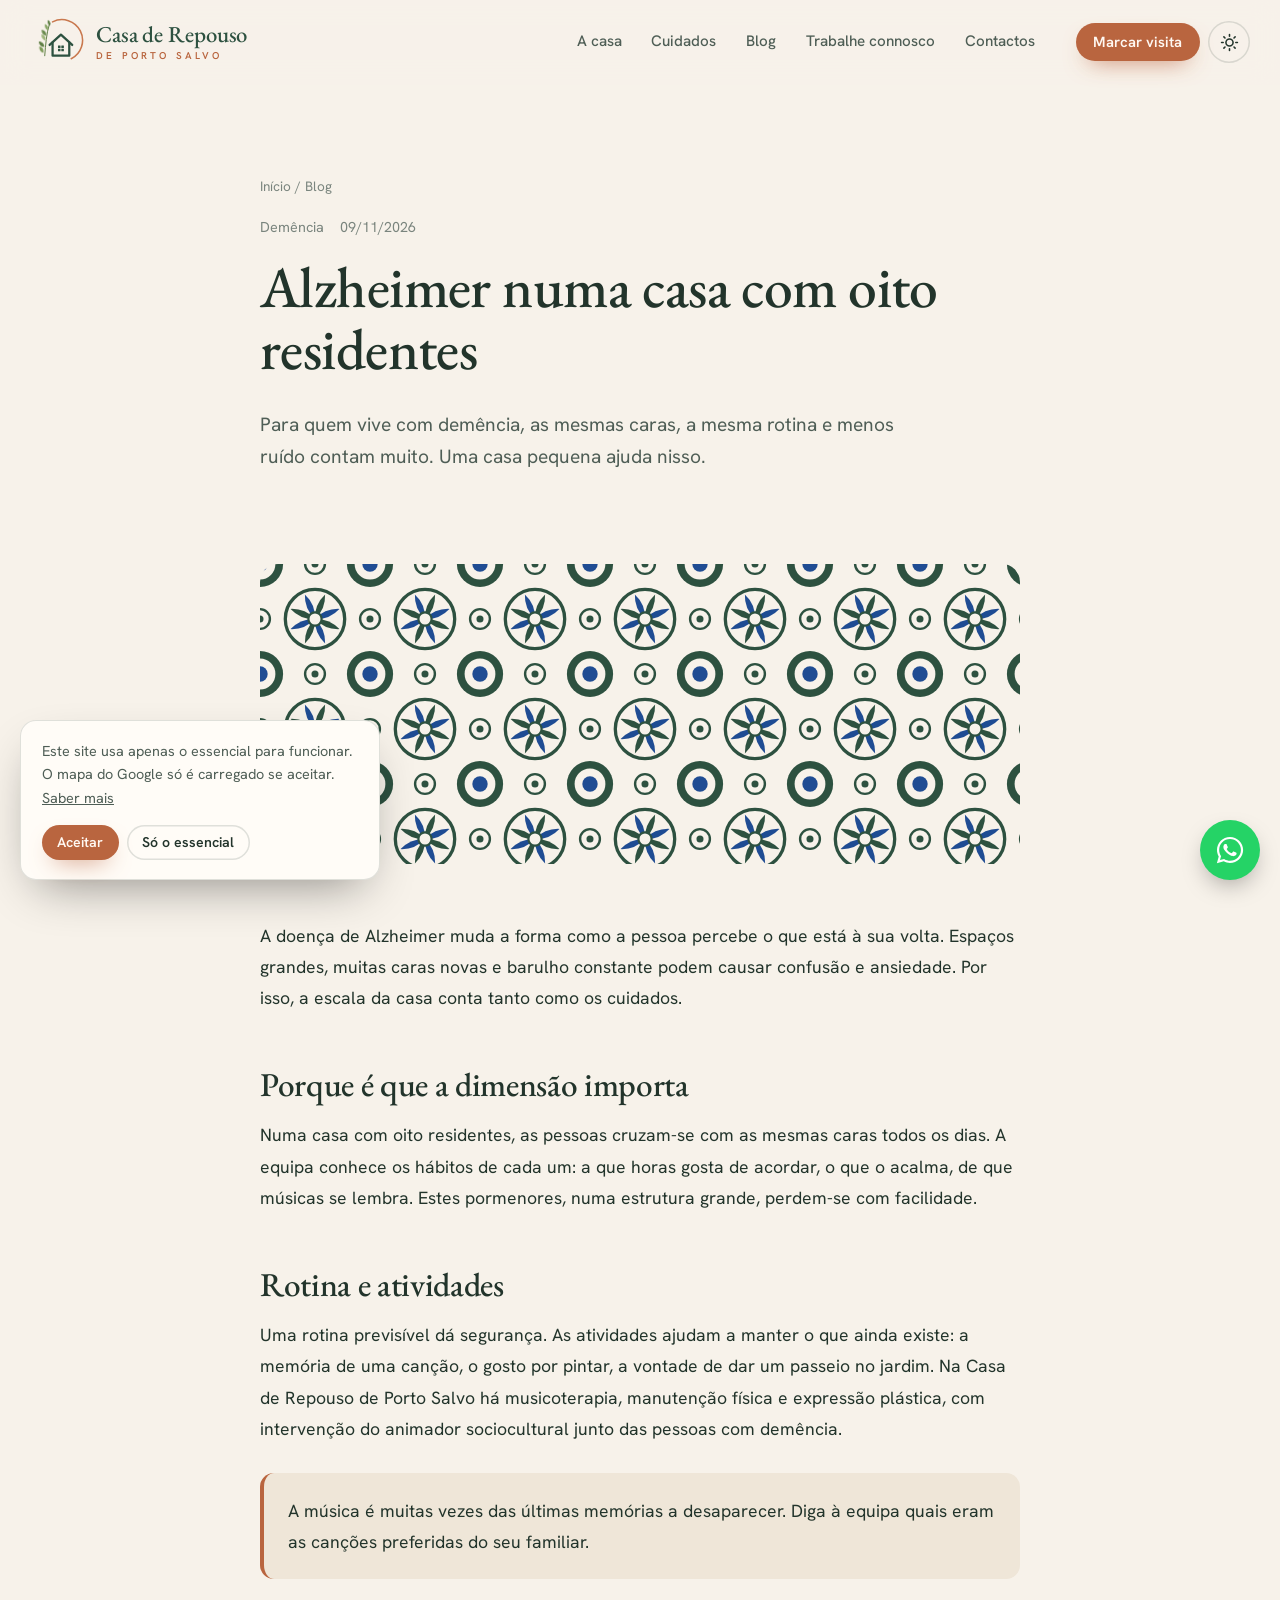
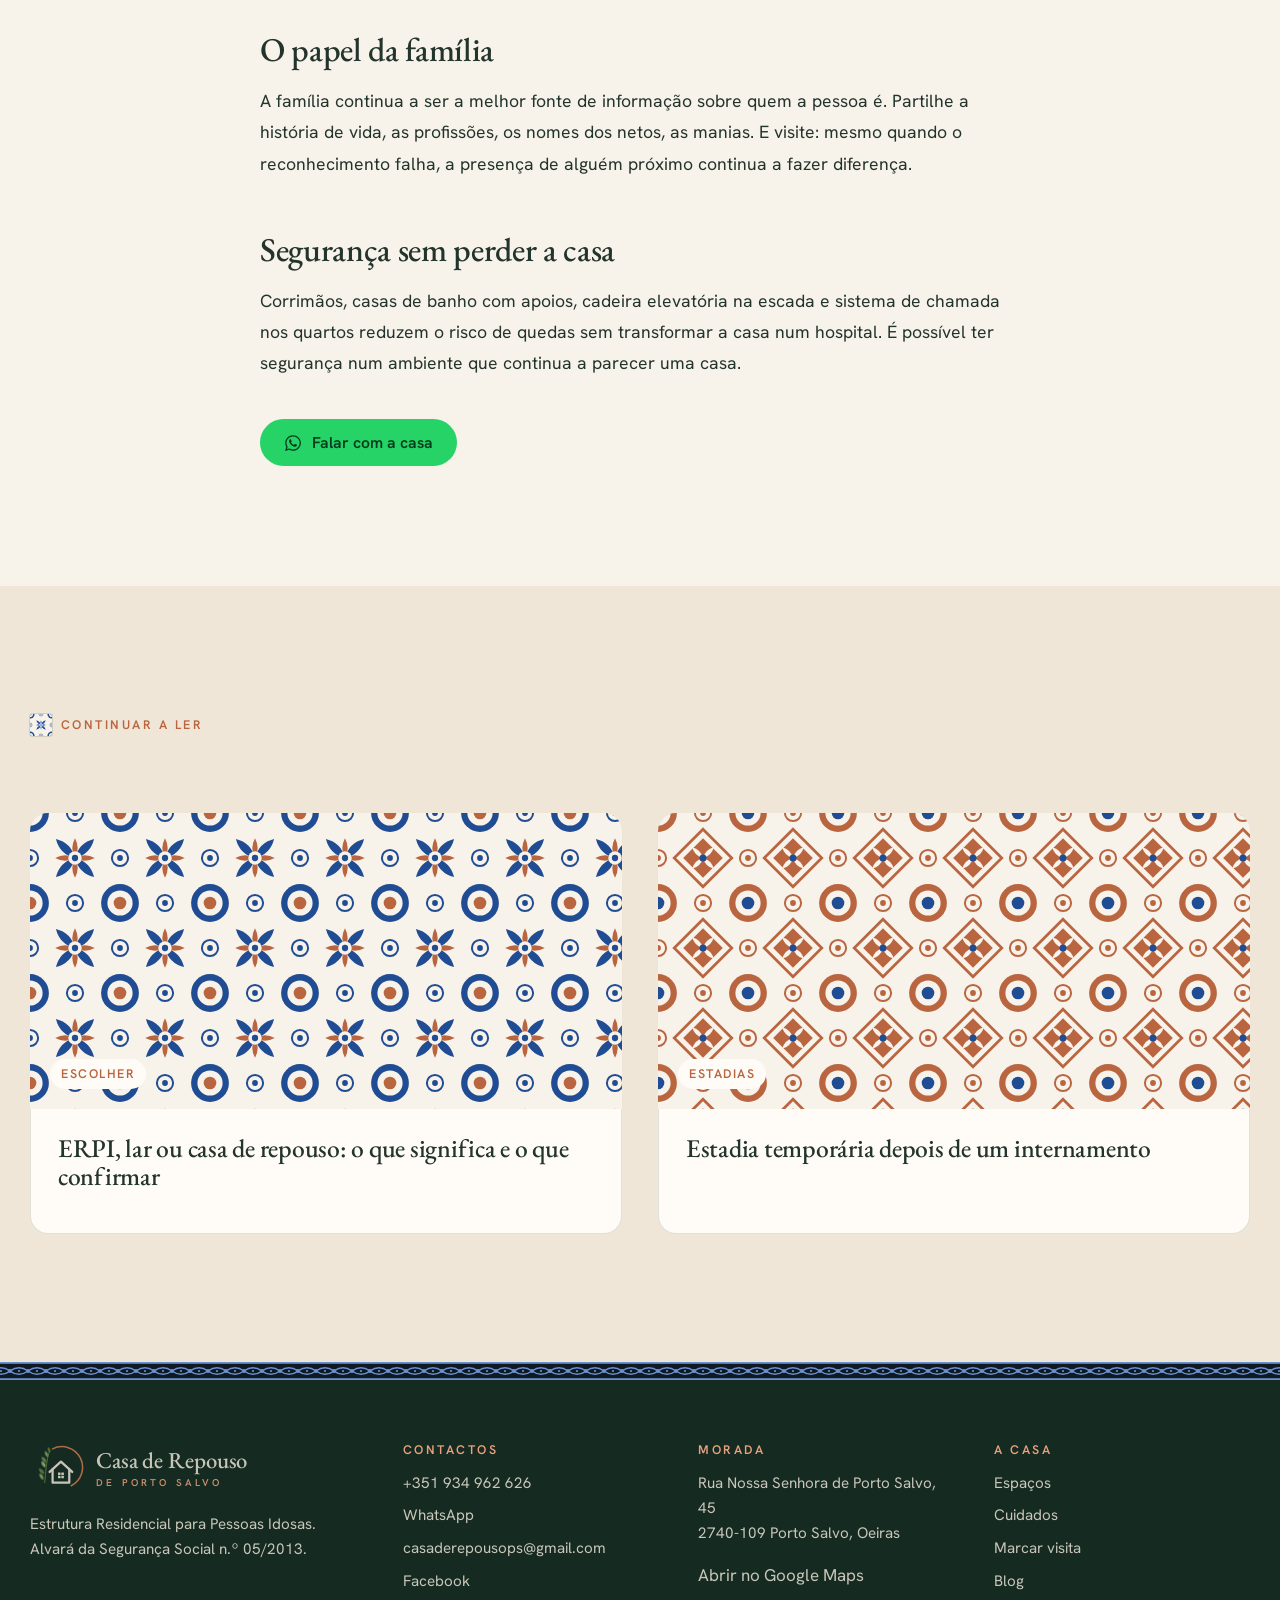
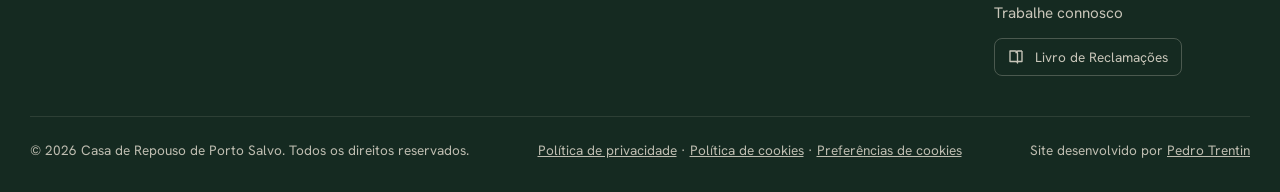
<file: blog/alzheimer-numa-casa-pequena.html>
<!doctype html>
<html lang="pt-PT"><head><meta charset="utf-8"><meta name="viewport" content="width=device-width,initial-scale=1">
<title>Alzheimer numa casa com oito residentes | Casa de Repouso de Porto Salvo</title><meta name="description" content="Para quem vive com demência, as mesmas caras, a mesma rotina e menos ruído contam muito. Uma casa pequena ajuda nisso.">
<link rel="canonical" href="https://casaderepousoportosalvo.pt/blog/alzheimer-numa-casa-pequena"><meta property="og:type" content="website"><meta property="og:locale" content="pt_PT">
<meta property="og:title" content="Alzheimer numa casa com oito residentes | Casa de Repouso de Porto Salvo"><meta property="og:description" content="Para quem vive com demência, as mesmas caras, a mesma rotina e menos ruído contam muito. Uma casa pequena ajuda nisso.">
<meta property="og:image" content="https://casaderepousoportosalvo.pt/img/og.jpg"><meta property="og:url" content="https://casaderepousoportosalvo.pt/blog/alzheimer-numa-casa-pequena">
<meta name="theme-color" content="#F7F2EA" media="(prefers-color-scheme: light)"><meta name="theme-color" content="#0E1824" media="(prefers-color-scheme: dark)">
<link rel="icon" href="/favicon.svg" type="image/svg+xml">
<link rel="preload" href="/fonts/eb-garamond-latin-400-normal.woff2" as="font" type="font/woff2" crossorigin>
<link rel="stylesheet" href="/site.css?v=202611091235">
<script>try{var t=localStorage.getItem("crps-tema");if(t)document.documentElement.dataset.tema=t}catch(e){}</script>
</head><body>
<a class="saltar" href="#conteudo">Saltar para o conteúdo</a>
<header class="topo"><div class="wrap topo-in">
<a class="marca" href="/" aria-label="Casa de Repouso de Porto Salvo, início"><svg viewBox="0 0 110 100" aria-hidden="true"><path class="arco" d="M46 9 A41 41 0 1 1 84 84" fill="none" stroke="#C9784E" stroke-width="3.2" stroke-linecap="round"/><path d="M30 78 C32 55 33 34 40 12" fill="none" stroke="#5F7E45" stroke-width="2" stroke-linecap="round"/><g class="folhas"><path d="M27 72c-6-2-9-7-8-13 6 1 10 6 8 13z" fill="#7E9B5A"/><path d="M29 60c-7 0-11-5-11-11 7 0 11 5 11 11z" fill="#5F7E45"/><path d="M31 47c-6-2-9-8-7-13 6 2 9 7 7 13z" fill="#9DB57A"/><path d="M33 37c-7-1-10-6-9-12 6 1 10 6 9 12z" fill="#6B8B4E"/><path d="M36 26c-5-3-7-8-5-13 5 3 7 8 5 13z" fill="#86A462"/><path d="M40 17c-4-3-5-8-3-12 4 3 6 8 3 12z" fill="#5F7E45"/></g><g fill="none" stroke="var(--logo-casa,#2D5140)" stroke-width="4.6" stroke-linecap="round" stroke-linejoin="round"><path d="M40 56 L63 35 L86 56"/><path d="M46 51 V78 H80 V51"/></g><g fill="var(--logo-casa,#2D5140)"><rect x="57" y="57" width="5.2" height="5.2" rx=".6"/><rect x="63.8" y="57" width="5.2" height="5.2" rx=".6"/><rect x="57" y="63.8" width="5.2" height="5.2" rx=".6"/><rect x="63.8" y="63.8" width="5.2" height="5.2" rx=".6"/></g></svg><span class="marca-txt"><b>Casa de Repouso</b><small>de Porto Salvo</small></span></a>
<nav class="nav" aria-label="Principal"><a href="/a-casa">A casa</a><a href="/cuidados">Cuidados</a><a href="/blog">Blog</a><a href="/trabalhe-connosco">Trabalhe connosco</a><a href="/contactos">Contactos</a></nav>
<div class="topo-acoes"><a class="bt bt-terra" href="/visita">Marcar visita</a>
<button class="tema" type="button" aria-label="Mudar entre modo claro e escuro"><svg class="sol" viewBox="0 0 24 24" fill="none" stroke="currentColor" stroke-width="2" stroke-linecap="round" aria-hidden="true"><circle cx="12" cy="12" r="4.5"/><path d="M12 2v2M12 20v2M4.9 4.9l1.4 1.4M17.7 17.7l1.4 1.4M2 12h2M20 12h2M4.9 19.1l1.4-1.4M17.7 6.3l1.4-1.4"/></svg><svg class="lua" viewBox="0 0 24 24" fill="none" stroke="currentColor" stroke-width="2" stroke-linecap="round" stroke-linejoin="round" aria-hidden="true"><path d="M20 14.5A8 8 0 0 1 9.5 4a8 8 0 1 0 10.5 10.5z"/></svg></button>
<button class="burger" type="button" aria-label="Abrir menu" aria-expanded="false"><span></span><span></span><span></span></button></div>
</div></header>
<div class="gaveta" aria-label="Menu"><a class="g" href="/">Início</a><a class="g" href="/a-casa">A casa</a><a class="g" href="/cuidados">Cuidados</a><a class="g" href="/blog">Blog</a><a class="g" href="/trabalhe-connosco">Trabalhe connosco</a><a class="g" href="/contactos">Contactos</a><a class="g" href="/visita">Marcar visita</a><div class="bts"><a class="bt bt-terra" href="/visita">Marcar visita</a><a class="bt bt-wa" href="https://wa.me/351934962626?text=Ol%C3%A1!%20Gostaria%20de%20saber%20mais%20sobre%20a%20Casa%20de%20Repouso%20de%20Porto%20Salvo." target="_blank" rel="noopener"><svg viewBox="0 0 448 512" fill="currentColor" aria-hidden="true"><path d="M380.9 97.1C339 55.1 283.2 32 223.9 32c-122.4 0-222 99.6-222 222 0 39.1 10.2 77.3 29.6 111L0 480l117.7-30.9c32.4 17.7 68.9 27 106.1 27h.1c122.3 0 224.1-99.6 224.1-222 0-59.3-25.2-115-67.1-157zm-157 341.6c-33.2 0-65.7-8.9-94-25.7l-6.7-4-69.8 18.3L72 359.2l-4.4-7c-18.5-29.4-28.2-63.3-28.2-98.2 0-101.7 82.8-184.5 184.6-184.5 49.3 0 95.6 19.2 130.4 54.1 34.8 34.9 56.2 81.2 56.1 130.5 0 101.8-84.9 184.6-186.6 184.6zm101.2-138.2c-5.5-2.8-32.8-16.2-37.9-18-5.1-1.9-8.8-2.8-12.5 2.8-3.7 5.6-14.3 18-17.6 21.8-3.2 3.7-6.5 4.2-12 1.4-32.6-16.3-54-29.1-75.5-66-5.7-9.8 5.7-9.1 16.3-30.3 1.8-3.7.9-6.9-.5-9.7-1.4-2.8-12.5-30.1-17.1-41.2-4.5-10.8-9.1-9.3-12.5-9.5-3.2-.2-6.9-.2-10.6-.2-3.7 0-9.7 1.4-14.8 6.9-5.1 5.6-19.4 19-19.4 46.3 0 27.3 19.9 53.7 22.6 57.4 2.8 3.7 39.1 59.7 94.8 83.8 35.2 15.2 49 16.5 66.6 13.9 10.7-1.6 32.8-13.4 37.4-26.4 4.6-13 4.6-24.1 3.2-26.4-1.3-2.5-5-3.9-10.5-6.6z"/></svg><span>Falar pelo WhatsApp</span></a></div></div>
<main id="conteudo"><article class="artigo"><section class="cabeca"><div class="estreito"><div class="migalhas"><a href="/">Início</a> / <a href="/blog">Blog</a></div>
<div class="meta"><span>Demência</span><span>09/11/2026</span></div><h1 style="font-size:clamp(2.2rem,4.6vw,3.6rem);max-width:none">Alzheimer numa casa com oito residentes</h1>
<p class="lead">Para quem vive com demência, as mesmas caras, a mesma rotina e menos ruído contam muito. Uma casa pequena ajuda nisso.</p></div></section>
<div class="estreito"><div class="artigo-capa" style="--capa:url(/img/capa-alzheimer-numa-casa-pequena.svg)"></div><div class="texto">
<p>A doença de Alzheimer muda a forma como a pessoa percebe o que está à sua volta. Espaços grandes, muitas caras novas e barulho constante podem causar confusão e ansiedade. Por isso, a escala da casa conta tanto como os cuidados.</p>
<h2>Porque é que a dimensão importa</h2>
<p>Numa casa com oito residentes, as pessoas cruzam-se com as mesmas caras todos os dias. A equipa conhece os hábitos de cada um: a que horas gosta de acordar, o que o acalma, de que músicas se lembra. Estes pormenores, numa estrutura grande, perdem-se com facilidade.</p>
<h2>Rotina e atividades</h2>
<p>Uma rotina previsível dá segurança. As atividades ajudam a manter o que ainda existe: a memória de uma canção, o gosto por pintar, a vontade de dar um passeio no jardim. Na Casa de Repouso de Porto Salvo há musicoterapia, manutenção física e expressão plástica, com intervenção do animador sociocultural junto das pessoas com demência.</p>
<div class="caixa-nota">A música é muitas vezes das últimas memórias a desaparecer. Diga à equipa quais eram as canções preferidas do seu familiar.</div>
<h2>O papel da família</h2>
<p>A família continua a ser a melhor fonte de informação sobre quem a pessoa é. Partilhe a história de vida, as profissões, os nomes dos netos, as manias. E visite: mesmo quando o reconhecimento falha, a presença de alguém próximo continua a fazer diferença.</p>
<h2>Segurança sem perder a casa</h2>
<p>Corrimãos, casas de banho com apoios, cadeira elevatória na escada e sistema de chamada nos quartos reduzem o risco de quedas sem transformar a casa num hospital. É possível ter segurança num ambiente que continua a parecer uma casa.</p>
</div>
<p style="margin-top:40px"><a class="bt bt-wa" href="https://wa.me/351934962626?text=Ol%C3%A1!%20Gostaria%20de%20saber%20mais%20sobre%20a%20Casa%20de%20Repouso%20de%20Porto%20Salvo." target="_blank" rel="noopener"><svg viewBox="0 0 448 512" fill="currentColor" aria-hidden="true"><path d="M380.9 97.1C339 55.1 283.2 32 223.9 32c-122.4 0-222 99.6-222 222 0 39.1 10.2 77.3 29.6 111L0 480l117.7-30.9c32.4 17.7 68.9 27 106.1 27h.1c122.3 0 224.1-99.6 224.1-222 0-59.3-25.2-115-67.1-157zm-157 341.6c-33.2 0-65.7-8.9-94-25.7l-6.7-4-69.8 18.3L72 359.2l-4.4-7c-18.5-29.4-28.2-63.3-28.2-98.2 0-101.7 82.8-184.5 184.6-184.5 49.3 0 95.6 19.2 130.4 54.1 34.8 34.9 56.2 81.2 56.1 130.5 0 101.8-84.9 184.6-186.6 184.6zm101.2-138.2c-5.5-2.8-32.8-16.2-37.9-18-5.1-1.9-8.8-2.8-12.5 2.8-3.7 5.6-14.3 18-17.6 21.8-3.2 3.7-6.5 4.2-12 1.4-32.6-16.3-54-29.1-75.5-66-5.7-9.8 5.7-9.1 16.3-30.3 1.8-3.7.9-6.9-.5-9.7-1.4-2.8-12.5-30.1-17.1-41.2-4.5-10.8-9.1-9.3-12.5-9.5-3.2-.2-6.9-.2-10.6-.2-3.7 0-9.7 1.4-14.8 6.9-5.1 5.6-19.4 19-19.4 46.3 0 27.3 19.9 53.7 22.6 57.4 2.8 3.7 39.1 59.7 94.8 83.8 35.2 15.2 49 16.5 66.6 13.9 10.7-1.6 32.8-13.4 37.4-26.4 4.6-13 4.6-24.1 3.2-26.4-1.3-2.5-5-3.9-10.5-6.6z"/></svg><span>Falar com a casa</span></a></p></div></article>
<section class="sec sec-alt"><div class="wrap"><div class="cab"><span class="olho">Continuar a ler</span></div><div class="posts"><a class="post-cartao" href="/blog/erpi-lar-casa-de-repouso"><div class="capa-az" style="--capa:url(/img/capa-erpi-lar-casa-de-repouso.svg)"><span>Escolher</span></div><div><h3>ERPI, lar ou casa de repouso: o que significa e o que confirmar</h3></div></a><a class="post-cartao" href="/blog/estadia-temporaria-depois-do-hospital"><div class="capa-az" style="--capa:url(/img/capa-estadia-temporaria-depois-do-hospital.svg)"><span>Estadias</span></div><div><h3>Estadia temporária depois de um internamento</h3></div></a></div></div></section></main>
<footer class="rodape"><div class="friso fino"></div><div class="wrap">
<div class="rodape-in">
<div><a class="marca" href="/" style="--logo-casa:#E8E1D4"><svg viewBox="0 0 110 100" aria-hidden="true"><path class="arco" d="M46 9 A41 41 0 1 1 84 84" fill="none" stroke="#C9784E" stroke-width="3.2" stroke-linecap="round"/><path d="M30 78 C32 55 33 34 40 12" fill="none" stroke="#5F7E45" stroke-width="2" stroke-linecap="round"/><g class="folhas"><path d="M27 72c-6-2-9-7-8-13 6 1 10 6 8 13z" fill="#7E9B5A"/><path d="M29 60c-7 0-11-5-11-11 7 0 11 5 11 11z" fill="#5F7E45"/><path d="M31 47c-6-2-9-8-7-13 6 2 9 7 7 13z" fill="#9DB57A"/><path d="M33 37c-7-1-10-6-9-12 6 1 10 6 9 12z" fill="#6B8B4E"/><path d="M36 26c-5-3-7-8-5-13 5 3 7 8 5 13z" fill="#86A462"/><path d="M40 17c-4-3-5-8-3-12 4 3 6 8 3 12z" fill="#5F7E45"/></g><g fill="none" stroke="var(--logo-casa,#2D5140)" stroke-width="4.6" stroke-linecap="round" stroke-linejoin="round"><path d="M40 56 L63 35 L86 56"/><path d="M46 51 V78 H80 V51"/></g><g fill="var(--logo-casa,#2D5140)"><rect x="57" y="57" width="5.2" height="5.2" rx=".6"/><rect x="63.8" y="57" width="5.2" height="5.2" rx=".6"/><rect x="57" y="63.8" width="5.2" height="5.2" rx=".6"/><rect x="63.8" y="63.8" width="5.2" height="5.2" rx=".6"/></g></svg><span class="marca-txt"><b>Casa de Repouso</b><small>de Porto Salvo</small></span></a>
<p style="margin-top:18px">Estrutura Residencial para Pessoas Idosas.<br>Alvará da Segurança Social n.º 05/2013.</p></div>
<div><h4>Contactos</h4><ul>
<li><a href="tel:+351934962626">+351 934 962 626</a></li><li><a href="https://wa.me/351934962626?text=Ol%C3%A1!%20Gostaria%20de%20saber%20mais%20sobre%20a%20Casa%20de%20Repouso%20de%20Porto%20Salvo." target="_blank" rel="noopener">WhatsApp</a></li>
<li><a href="mailto:casaderepousops@gmail.com">casaderepousops@gmail.com</a></li><li><a href="https://www.facebook.com/Casaderepousoportosalvo/" target="_blank" rel="noopener">Facebook</a></li></ul></div>
<div><h4>Morada</h4><p>Rua Nossa Senhora de Porto Salvo, 45<br>2740-109 Porto Salvo, Oeiras</p><a href="https://maps.app.goo.gl/TeSeBeY1nYkpYEY29" target="_blank" rel="noopener">Abrir no Google Maps</a></div>
<div><h4>A casa</h4><ul><li><a href="/a-casa">Espaços</a></li><li><a href="/cuidados">Cuidados</a></li><li><a href="/visita">Marcar visita</a></li><li><a href="/blog">Blog</a></li><li><a href="/trabalhe-connosco">Trabalhe connosco</a></li></ul>
<a class="livro" href="https://www.livroreclamacoes.pt" target="_blank" rel="noopener"><svg viewBox="0 0 24 24" fill="none" stroke="currentColor" stroke-width="1.8" stroke-linejoin="round" aria-hidden="true"><path d="M4 4h7a3 3 0 0 1 3 3v13a2 2 0 0 0-2-2H4zM20 4h-5a3 3 0 0 0-3 3"/><path d="M20 4v14h-6"/></svg> Livro de Reclamações</a></div>
</div>
<div class="rodape-base"><span>© 2026 Casa de Repouso de Porto Salvo. Todos os direitos reservados.</span>
<span><a href="/privacidade">Política de privacidade</a> · <a href="/cookies">Política de cookies</a> · <a href="#" data-cookies-abrir>Preferências de cookies</a></span>
<span>Site desenvolvido por <a href="https://www.instagram.com/ph.trentin/" target="_blank" rel="noopener">Pedro Trentin</a></span></div>
</div></footer>
<a class="wa-flut" href="https://wa.me/351934962626?text=Ol%C3%A1!%20Gostaria%20de%20saber%20mais%20sobre%20a%20Casa%20de%20Repouso%20de%20Porto%20Salvo." target="_blank" rel="noopener" aria-label="Falar pelo WhatsApp"><svg viewBox="0 0 448 512" fill="currentColor" aria-hidden="true"><path d="M380.9 97.1C339 55.1 283.2 32 223.9 32c-122.4 0-222 99.6-222 222 0 39.1 10.2 77.3 29.6 111L0 480l117.7-30.9c32.4 17.7 68.9 27 106.1 27h.1c122.3 0 224.1-99.6 224.1-222 0-59.3-25.2-115-67.1-157zm-157 341.6c-33.2 0-65.7-8.9-94-25.7l-6.7-4-69.8 18.3L72 359.2l-4.4-7c-18.5-29.4-28.2-63.3-28.2-98.2 0-101.7 82.8-184.5 184.6-184.5 49.3 0 95.6 19.2 130.4 54.1 34.8 34.9 56.2 81.2 56.1 130.5 0 101.8-84.9 184.6-186.6 184.6zm101.2-138.2c-5.5-2.8-32.8-16.2-37.9-18-5.1-1.9-8.8-2.8-12.5 2.8-3.7 5.6-14.3 18-17.6 21.8-3.2 3.7-6.5 4.2-12 1.4-32.6-16.3-54-29.1-75.5-66-5.7-9.8 5.7-9.1 16.3-30.3 1.8-3.7.9-6.9-.5-9.7-1.4-2.8-12.5-30.1-17.1-41.2-4.5-10.8-9.1-9.3-12.5-9.5-3.2-.2-6.9-.2-10.6-.2-3.7 0-9.7 1.4-14.8 6.9-5.1 5.6-19.4 19-19.4 46.3 0 27.3 19.9 53.7 22.6 57.4 2.8 3.7 39.1 59.7 94.8 83.8 35.2 15.2 49 16.5 66.6 13.9 10.7-1.6 32.8-13.4 37.4-26.4 4.6-13 4.6-24.1 3.2-26.4-1.3-2.5-5-3.9-10.5-6.6z"/></svg></a>
<div class="cookies" role="region" aria-label="Aviso de cookies" hidden><p>Este site usa apenas o essencial para funcionar. O mapa do Google só é carregado se aceitar. <a href="/cookies">Saber mais</a></p>
<div class="bts"><button class="bt bt-terra" data-cookies="todos">Aceitar</button><button class="bt bt-linha" data-cookies="essenciais">Só o essencial</button></div></div>
<script src="/site.js?v=202611091235" defer></script>
</body></html>
</file>
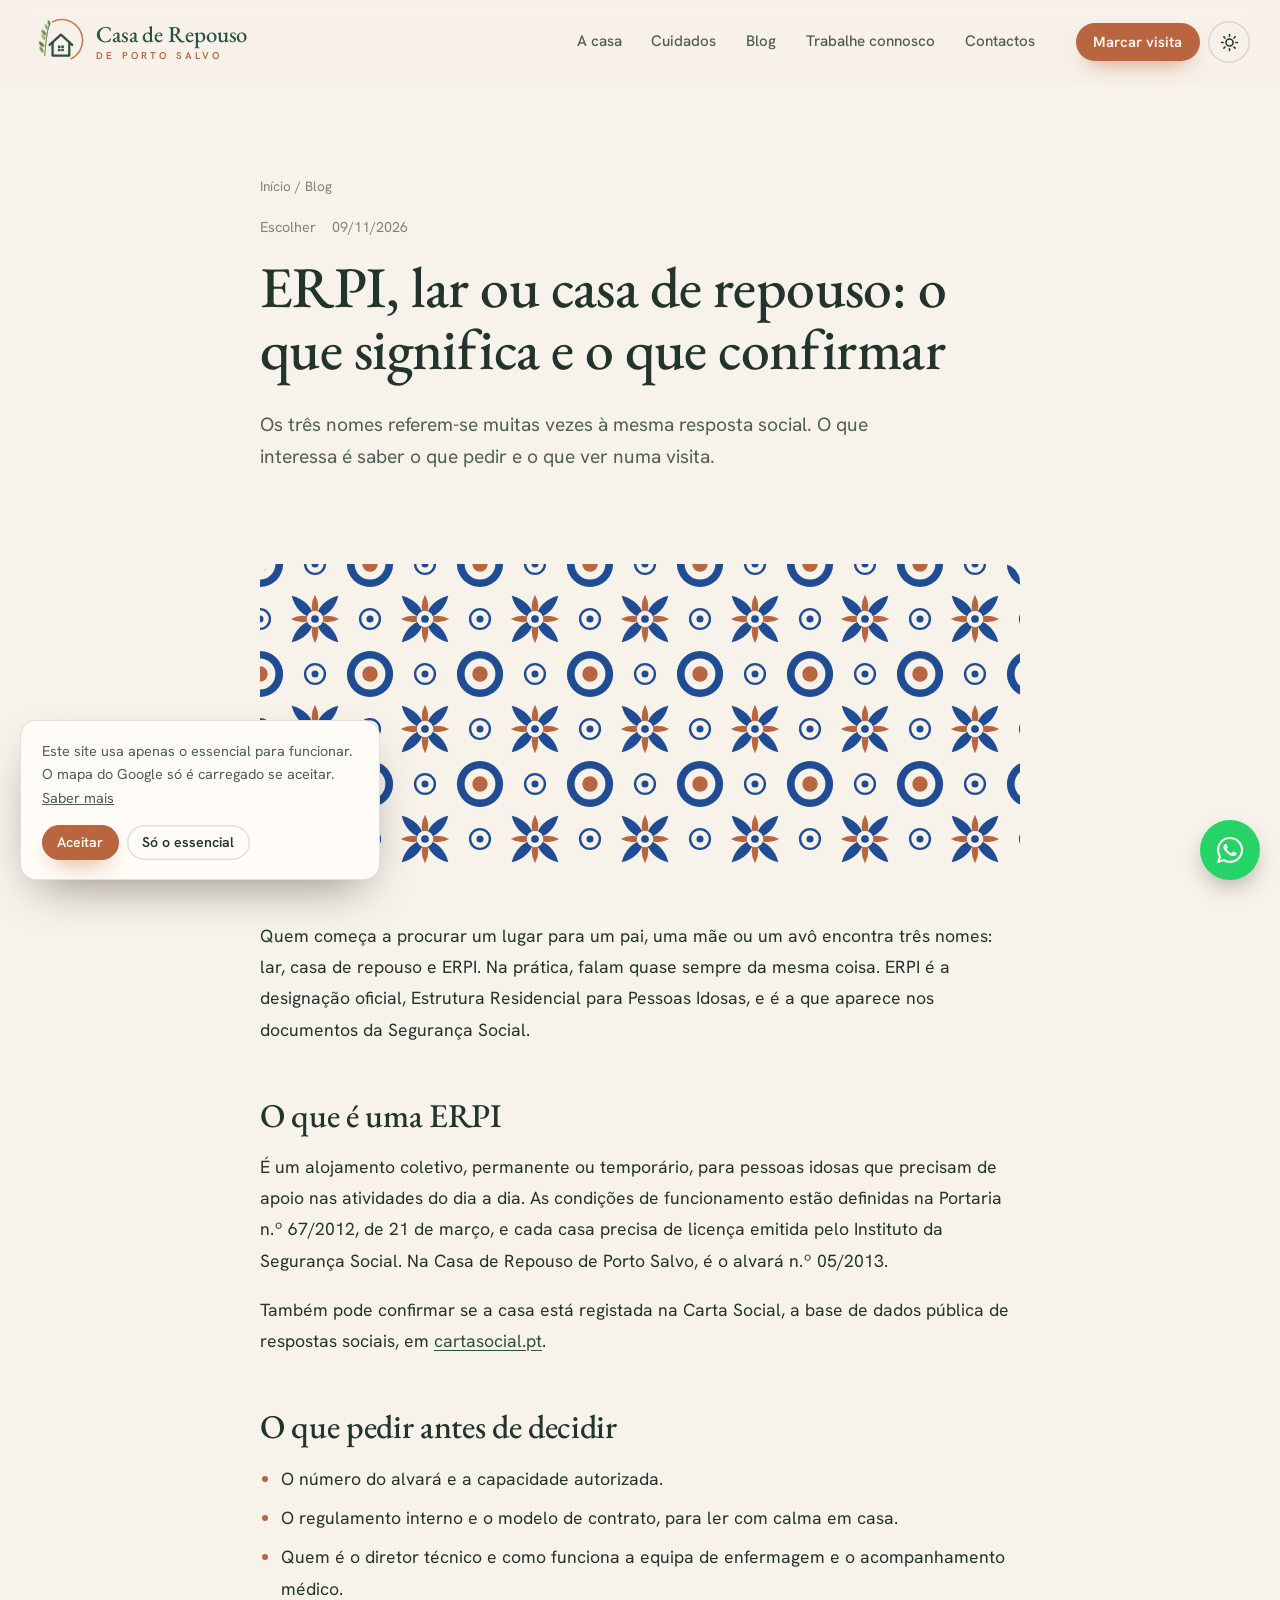
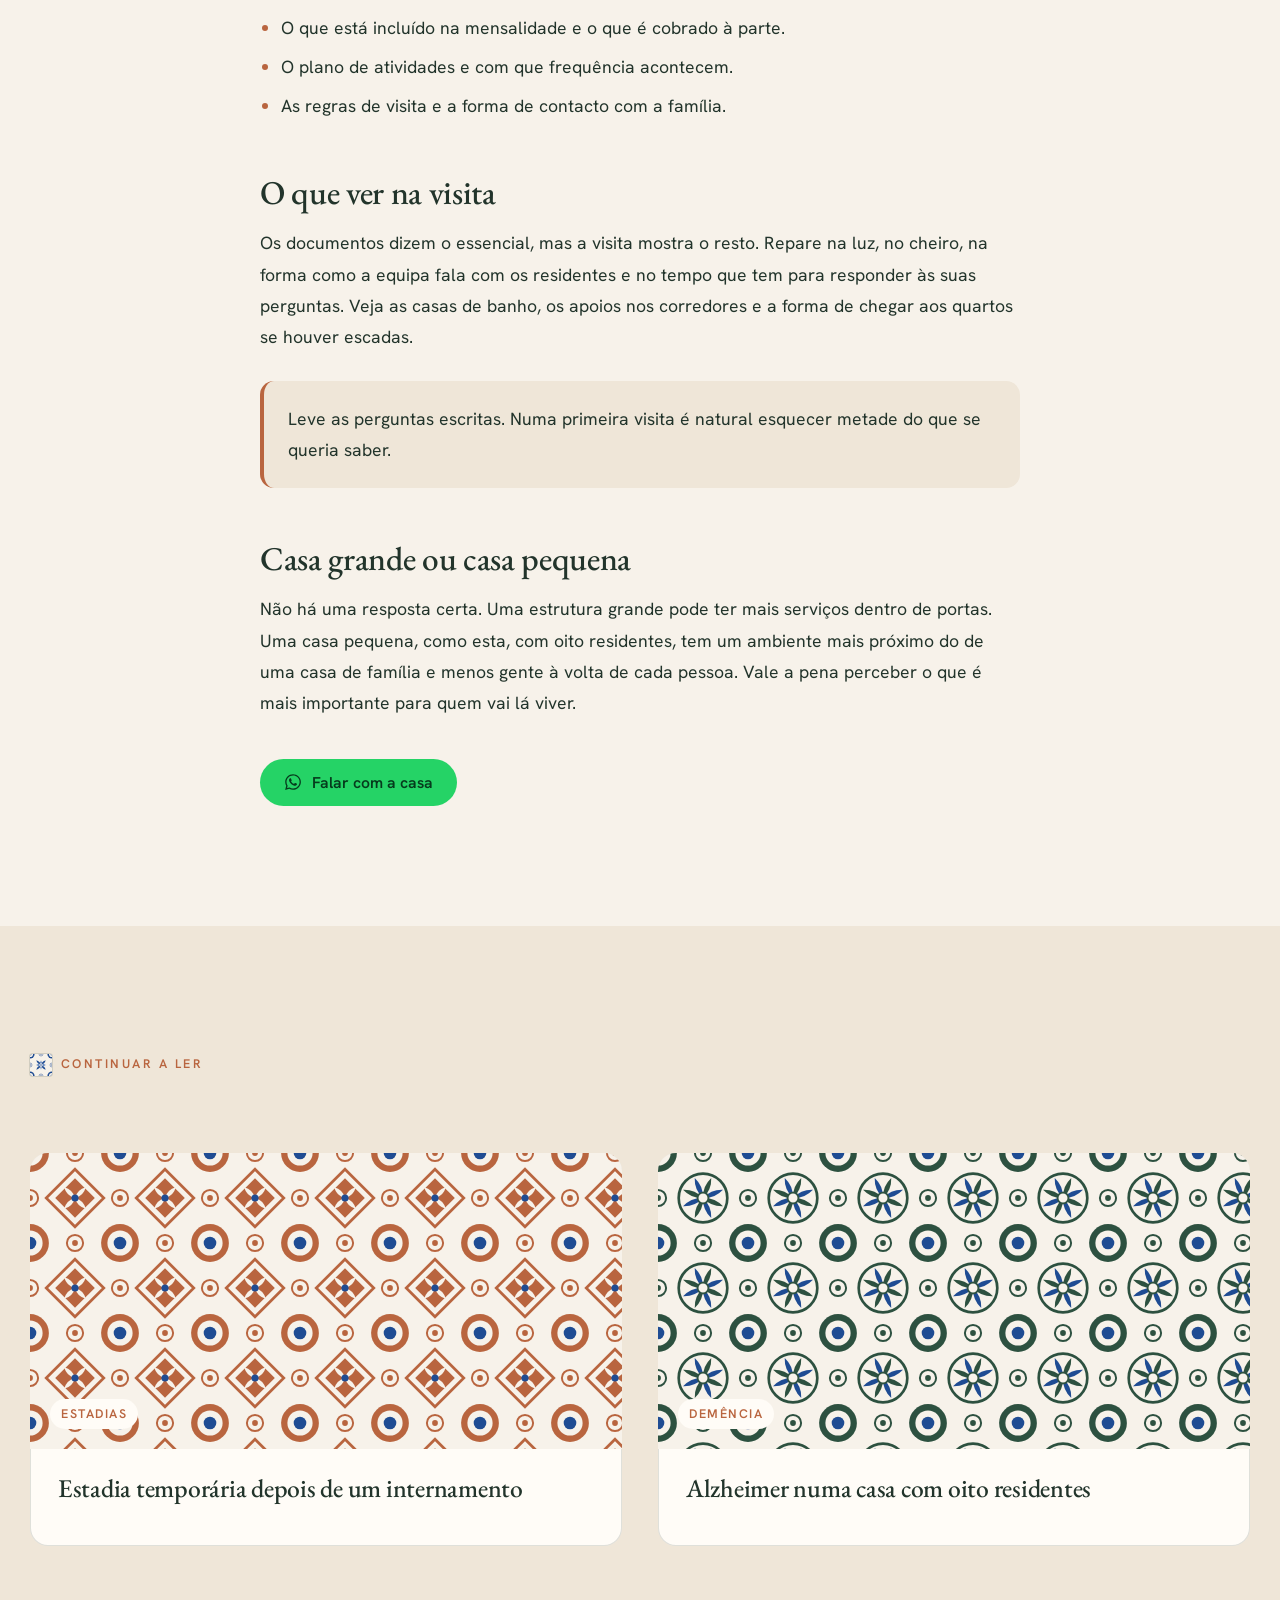
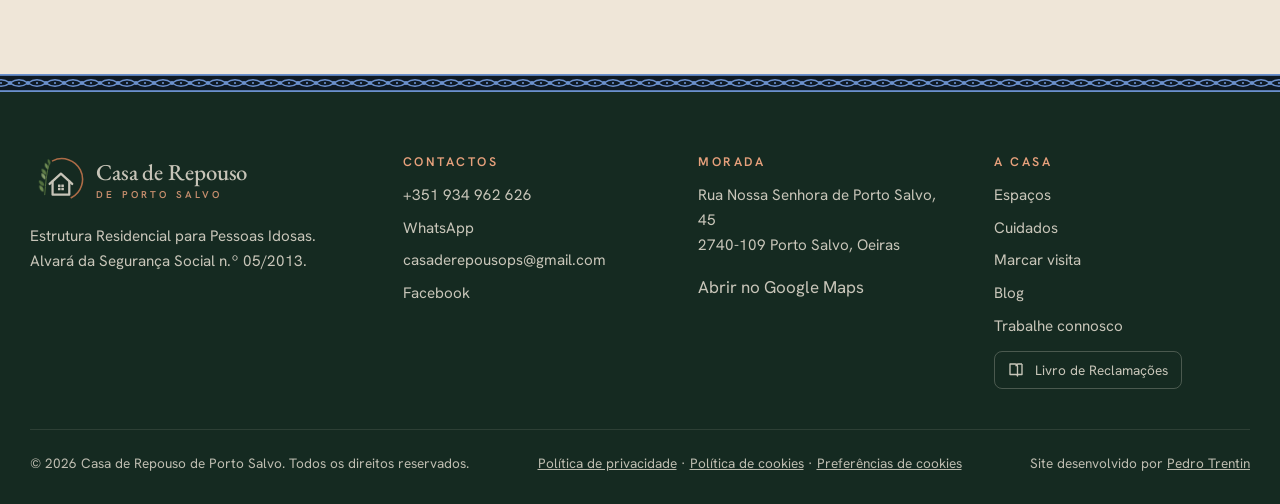
<file: blog/erpi-lar-casa-de-repouso.html>
<!doctype html>
<html lang="pt-PT"><head><meta charset="utf-8"><meta name="viewport" content="width=device-width,initial-scale=1">
<title>ERPI, lar ou casa de repouso: o que significa e o que confirmar | Casa de Repouso de Porto Salvo</title><meta name="description" content="Os três nomes referem-se muitas vezes à mesma resposta social. O que interessa é saber o que pedir e o que ver numa visita.">
<link rel="canonical" href="https://casaderepousoportosalvo.pt/blog/erpi-lar-casa-de-repouso"><meta property="og:type" content="website"><meta property="og:locale" content="pt_PT">
<meta property="og:title" content="ERPI, lar ou casa de repouso: o que significa e o que confirmar | Casa de Repouso de Porto Salvo"><meta property="og:description" content="Os três nomes referem-se muitas vezes à mesma resposta social. O que interessa é saber o que pedir e o que ver numa visita.">
<meta property="og:image" content="https://casaderepousoportosalvo.pt/img/og.jpg"><meta property="og:url" content="https://casaderepousoportosalvo.pt/blog/erpi-lar-casa-de-repouso">
<meta name="theme-color" content="#F7F2EA" media="(prefers-color-scheme: light)"><meta name="theme-color" content="#0E1824" media="(prefers-color-scheme: dark)">
<link rel="icon" href="/favicon.svg" type="image/svg+xml">
<link rel="preload" href="/fonts/eb-garamond-latin-400-normal.woff2" as="font" type="font/woff2" crossorigin>
<link rel="stylesheet" href="/site.css?v=202611091235">
<script>try{var t=localStorage.getItem("crps-tema");if(t)document.documentElement.dataset.tema=t}catch(e){}</script>
</head><body>
<a class="saltar" href="#conteudo">Saltar para o conteúdo</a>
<header class="topo"><div class="wrap topo-in">
<a class="marca" href="/" aria-label="Casa de Repouso de Porto Salvo, início"><svg viewBox="0 0 110 100" aria-hidden="true"><path class="arco" d="M46 9 A41 41 0 1 1 84 84" fill="none" stroke="#C9784E" stroke-width="3.2" stroke-linecap="round"/><path d="M30 78 C32 55 33 34 40 12" fill="none" stroke="#5F7E45" stroke-width="2" stroke-linecap="round"/><g class="folhas"><path d="M27 72c-6-2-9-7-8-13 6 1 10 6 8 13z" fill="#7E9B5A"/><path d="M29 60c-7 0-11-5-11-11 7 0 11 5 11 11z" fill="#5F7E45"/><path d="M31 47c-6-2-9-8-7-13 6 2 9 7 7 13z" fill="#9DB57A"/><path d="M33 37c-7-1-10-6-9-12 6 1 10 6 9 12z" fill="#6B8B4E"/><path d="M36 26c-5-3-7-8-5-13 5 3 7 8 5 13z" fill="#86A462"/><path d="M40 17c-4-3-5-8-3-12 4 3 6 8 3 12z" fill="#5F7E45"/></g><g fill="none" stroke="var(--logo-casa,#2D5140)" stroke-width="4.6" stroke-linecap="round" stroke-linejoin="round"><path d="M40 56 L63 35 L86 56"/><path d="M46 51 V78 H80 V51"/></g><g fill="var(--logo-casa,#2D5140)"><rect x="57" y="57" width="5.2" height="5.2" rx=".6"/><rect x="63.8" y="57" width="5.2" height="5.2" rx=".6"/><rect x="57" y="63.8" width="5.2" height="5.2" rx=".6"/><rect x="63.8" y="63.8" width="5.2" height="5.2" rx=".6"/></g></svg><span class="marca-txt"><b>Casa de Repouso</b><small>de Porto Salvo</small></span></a>
<nav class="nav" aria-label="Principal"><a href="/a-casa">A casa</a><a href="/cuidados">Cuidados</a><a href="/blog">Blog</a><a href="/trabalhe-connosco">Trabalhe connosco</a><a href="/contactos">Contactos</a></nav>
<div class="topo-acoes"><a class="bt bt-terra" href="/visita">Marcar visita</a>
<button class="tema" type="button" aria-label="Mudar entre modo claro e escuro"><svg class="sol" viewBox="0 0 24 24" fill="none" stroke="currentColor" stroke-width="2" stroke-linecap="round" aria-hidden="true"><circle cx="12" cy="12" r="4.5"/><path d="M12 2v2M12 20v2M4.9 4.9l1.4 1.4M17.7 17.7l1.4 1.4M2 12h2M20 12h2M4.9 19.1l1.4-1.4M17.7 6.3l1.4-1.4"/></svg><svg class="lua" viewBox="0 0 24 24" fill="none" stroke="currentColor" stroke-width="2" stroke-linecap="round" stroke-linejoin="round" aria-hidden="true"><path d="M20 14.5A8 8 0 0 1 9.5 4a8 8 0 1 0 10.5 10.5z"/></svg></button>
<button class="burger" type="button" aria-label="Abrir menu" aria-expanded="false"><span></span><span></span><span></span></button></div>
</div></header>
<div class="gaveta" aria-label="Menu"><a class="g" href="/">Início</a><a class="g" href="/a-casa">A casa</a><a class="g" href="/cuidados">Cuidados</a><a class="g" href="/blog">Blog</a><a class="g" href="/trabalhe-connosco">Trabalhe connosco</a><a class="g" href="/contactos">Contactos</a><a class="g" href="/visita">Marcar visita</a><div class="bts"><a class="bt bt-terra" href="/visita">Marcar visita</a><a class="bt bt-wa" href="https://wa.me/351934962626?text=Ol%C3%A1!%20Gostaria%20de%20saber%20mais%20sobre%20a%20Casa%20de%20Repouso%20de%20Porto%20Salvo." target="_blank" rel="noopener"><svg viewBox="0 0 448 512" fill="currentColor" aria-hidden="true"><path d="M380.9 97.1C339 55.1 283.2 32 223.9 32c-122.4 0-222 99.6-222 222 0 39.1 10.2 77.3 29.6 111L0 480l117.7-30.9c32.4 17.7 68.9 27 106.1 27h.1c122.3 0 224.1-99.6 224.1-222 0-59.3-25.2-115-67.1-157zm-157 341.6c-33.2 0-65.7-8.9-94-25.7l-6.7-4-69.8 18.3L72 359.2l-4.4-7c-18.5-29.4-28.2-63.3-28.2-98.2 0-101.7 82.8-184.5 184.6-184.5 49.3 0 95.6 19.2 130.4 54.1 34.8 34.9 56.2 81.2 56.1 130.5 0 101.8-84.9 184.6-186.6 184.6zm101.2-138.2c-5.5-2.8-32.8-16.2-37.9-18-5.1-1.9-8.8-2.8-12.5 2.8-3.7 5.6-14.3 18-17.6 21.8-3.2 3.7-6.5 4.2-12 1.4-32.6-16.3-54-29.1-75.5-66-5.7-9.8 5.7-9.1 16.3-30.3 1.8-3.7.9-6.9-.5-9.7-1.4-2.8-12.5-30.1-17.1-41.2-4.5-10.8-9.1-9.3-12.5-9.5-3.2-.2-6.9-.2-10.6-.2-3.7 0-9.7 1.4-14.8 6.9-5.1 5.6-19.4 19-19.4 46.3 0 27.3 19.9 53.7 22.6 57.4 2.8 3.7 39.1 59.7 94.8 83.8 35.2 15.2 49 16.5 66.6 13.9 10.7-1.6 32.8-13.4 37.4-26.4 4.6-13 4.6-24.1 3.2-26.4-1.3-2.5-5-3.9-10.5-6.6z"/></svg><span>Falar pelo WhatsApp</span></a></div></div>
<main id="conteudo"><article class="artigo"><section class="cabeca"><div class="estreito"><div class="migalhas"><a href="/">Início</a> / <a href="/blog">Blog</a></div>
<div class="meta"><span>Escolher</span><span>09/11/2026</span></div><h1 style="font-size:clamp(2.2rem,4.6vw,3.6rem);max-width:none">ERPI, lar ou casa de repouso: o que significa e o que confirmar</h1>
<p class="lead">Os três nomes referem-se muitas vezes à mesma resposta social. O que interessa é saber o que pedir e o que ver numa visita.</p></div></section>
<div class="estreito"><div class="artigo-capa" style="--capa:url(/img/capa-erpi-lar-casa-de-repouso.svg)"></div><div class="texto">
<p>Quem começa a procurar um lugar para um pai, uma mãe ou um avô encontra três nomes: lar, casa de repouso e ERPI. Na prática, falam quase sempre da mesma coisa. ERPI é a designação oficial, Estrutura Residencial para Pessoas Idosas, e é a que aparece nos documentos da Segurança Social.</p>
<h2>O que é uma ERPI</h2>
<p>É um alojamento coletivo, permanente ou temporário, para pessoas idosas que precisam de apoio nas atividades do dia a dia. As condições de funcionamento estão definidas na Portaria n.º 67/2012, de 21 de março, e cada casa precisa de licença emitida pelo Instituto da Segurança Social. Na Casa de Repouso de Porto Salvo, é o alvará n.º 05/2013.</p>
<p>Também pode confirmar se a casa está registada na Carta Social, a base de dados pública de respostas sociais, em <a href="https://www.cartasocial.pt" target="_blank" rel="noopener">cartasocial.pt</a>.</p>
<h2>O que pedir antes de decidir</h2>
<ul>
<li>O número do alvará e a capacidade autorizada.</li>
<li>O regulamento interno e o modelo de contrato, para ler com calma em casa.</li>
<li>Quem é o diretor técnico e como funciona a equipa de enfermagem e o acompanhamento médico.</li>
<li>O que está incluído na mensalidade e o que é cobrado à parte.</li>
<li>O plano de atividades e com que frequência acontecem.</li>
<li>As regras de visita e a forma de contacto com a família.</li>
</ul>
<h2>O que ver na visita</h2>
<p>Os documentos dizem o essencial, mas a visita mostra o resto. Repare na luz, no cheiro, na forma como a equipa fala com os residentes e no tempo que tem para responder às suas perguntas. Veja as casas de banho, os apoios nos corredores e a forma de chegar aos quartos se houver escadas.</p>
<div class="caixa-nota">Leve as perguntas escritas. Numa primeira visita é natural esquecer metade do que se queria saber.</div>
<h2>Casa grande ou casa pequena</h2>
<p>Não há uma resposta certa. Uma estrutura grande pode ter mais serviços dentro de portas. Uma casa pequena, como esta, com oito residentes, tem um ambiente mais próximo do de uma casa de família e menos gente à volta de cada pessoa. Vale a pena perceber o que é mais importante para quem vai lá viver.</p>
</div>
<p style="margin-top:40px"><a class="bt bt-wa" href="https://wa.me/351934962626?text=Ol%C3%A1!%20Gostaria%20de%20saber%20mais%20sobre%20a%20Casa%20de%20Repouso%20de%20Porto%20Salvo." target="_blank" rel="noopener"><svg viewBox="0 0 448 512" fill="currentColor" aria-hidden="true"><path d="M380.9 97.1C339 55.1 283.2 32 223.9 32c-122.4 0-222 99.6-222 222 0 39.1 10.2 77.3 29.6 111L0 480l117.7-30.9c32.4 17.7 68.9 27 106.1 27h.1c122.3 0 224.1-99.6 224.1-222 0-59.3-25.2-115-67.1-157zm-157 341.6c-33.2 0-65.7-8.9-94-25.7l-6.7-4-69.8 18.3L72 359.2l-4.4-7c-18.5-29.4-28.2-63.3-28.2-98.2 0-101.7 82.8-184.5 184.6-184.5 49.3 0 95.6 19.2 130.4 54.1 34.8 34.9 56.2 81.2 56.1 130.5 0 101.8-84.9 184.6-186.6 184.6zm101.2-138.2c-5.5-2.8-32.8-16.2-37.9-18-5.1-1.9-8.8-2.8-12.5 2.8-3.7 5.6-14.3 18-17.6 21.8-3.2 3.7-6.5 4.2-12 1.4-32.6-16.3-54-29.1-75.5-66-5.7-9.8 5.7-9.1 16.3-30.3 1.8-3.7.9-6.9-.5-9.7-1.4-2.8-12.5-30.1-17.1-41.2-4.5-10.8-9.1-9.3-12.5-9.5-3.2-.2-6.9-.2-10.6-.2-3.7 0-9.7 1.4-14.8 6.9-5.1 5.6-19.4 19-19.4 46.3 0 27.3 19.9 53.7 22.6 57.4 2.8 3.7 39.1 59.7 94.8 83.8 35.2 15.2 49 16.5 66.6 13.9 10.7-1.6 32.8-13.4 37.4-26.4 4.6-13 4.6-24.1 3.2-26.4-1.3-2.5-5-3.9-10.5-6.6z"/></svg><span>Falar com a casa</span></a></p></div></article>
<section class="sec sec-alt"><div class="wrap"><div class="cab"><span class="olho">Continuar a ler</span></div><div class="posts"><a class="post-cartao" href="/blog/estadia-temporaria-depois-do-hospital"><div class="capa-az" style="--capa:url(/img/capa-estadia-temporaria-depois-do-hospital.svg)"><span>Estadias</span></div><div><h3>Estadia temporária depois de um internamento</h3></div></a><a class="post-cartao" href="/blog/alzheimer-numa-casa-pequena"><div class="capa-az" style="--capa:url(/img/capa-alzheimer-numa-casa-pequena.svg)"><span>Demência</span></div><div><h3>Alzheimer numa casa com oito residentes</h3></div></a></div></div></section></main>
<footer class="rodape"><div class="friso fino"></div><div class="wrap">
<div class="rodape-in">
<div><a class="marca" href="/" style="--logo-casa:#E8E1D4"><svg viewBox="0 0 110 100" aria-hidden="true"><path class="arco" d="M46 9 A41 41 0 1 1 84 84" fill="none" stroke="#C9784E" stroke-width="3.2" stroke-linecap="round"/><path d="M30 78 C32 55 33 34 40 12" fill="none" stroke="#5F7E45" stroke-width="2" stroke-linecap="round"/><g class="folhas"><path d="M27 72c-6-2-9-7-8-13 6 1 10 6 8 13z" fill="#7E9B5A"/><path d="M29 60c-7 0-11-5-11-11 7 0 11 5 11 11z" fill="#5F7E45"/><path d="M31 47c-6-2-9-8-7-13 6 2 9 7 7 13z" fill="#9DB57A"/><path d="M33 37c-7-1-10-6-9-12 6 1 10 6 9 12z" fill="#6B8B4E"/><path d="M36 26c-5-3-7-8-5-13 5 3 7 8 5 13z" fill="#86A462"/><path d="M40 17c-4-3-5-8-3-12 4 3 6 8 3 12z" fill="#5F7E45"/></g><g fill="none" stroke="var(--logo-casa,#2D5140)" stroke-width="4.6" stroke-linecap="round" stroke-linejoin="round"><path d="M40 56 L63 35 L86 56"/><path d="M46 51 V78 H80 V51"/></g><g fill="var(--logo-casa,#2D5140)"><rect x="57" y="57" width="5.2" height="5.2" rx=".6"/><rect x="63.8" y="57" width="5.2" height="5.2" rx=".6"/><rect x="57" y="63.8" width="5.2" height="5.2" rx=".6"/><rect x="63.8" y="63.8" width="5.2" height="5.2" rx=".6"/></g></svg><span class="marca-txt"><b>Casa de Repouso</b><small>de Porto Salvo</small></span></a>
<p style="margin-top:18px">Estrutura Residencial para Pessoas Idosas.<br>Alvará da Segurança Social n.º 05/2013.</p></div>
<div><h4>Contactos</h4><ul>
<li><a href="tel:+351934962626">+351 934 962 626</a></li><li><a href="https://wa.me/351934962626?text=Ol%C3%A1!%20Gostaria%20de%20saber%20mais%20sobre%20a%20Casa%20de%20Repouso%20de%20Porto%20Salvo." target="_blank" rel="noopener">WhatsApp</a></li>
<li><a href="mailto:casaderepousops@gmail.com">casaderepousops@gmail.com</a></li><li><a href="https://www.facebook.com/Casaderepousoportosalvo/" target="_blank" rel="noopener">Facebook</a></li></ul></div>
<div><h4>Morada</h4><p>Rua Nossa Senhora de Porto Salvo, 45<br>2740-109 Porto Salvo, Oeiras</p><a href="https://maps.app.goo.gl/TeSeBeY1nYkpYEY29" target="_blank" rel="noopener">Abrir no Google Maps</a></div>
<div><h4>A casa</h4><ul><li><a href="/a-casa">Espaços</a></li><li><a href="/cuidados">Cuidados</a></li><li><a href="/visita">Marcar visita</a></li><li><a href="/blog">Blog</a></li><li><a href="/trabalhe-connosco">Trabalhe connosco</a></li></ul>
<a class="livro" href="https://www.livroreclamacoes.pt" target="_blank" rel="noopener"><svg viewBox="0 0 24 24" fill="none" stroke="currentColor" stroke-width="1.8" stroke-linejoin="round" aria-hidden="true"><path d="M4 4h7a3 3 0 0 1 3 3v13a2 2 0 0 0-2-2H4zM20 4h-5a3 3 0 0 0-3 3"/><path d="M20 4v14h-6"/></svg> Livro de Reclamações</a></div>
</div>
<div class="rodape-base"><span>© 2026 Casa de Repouso de Porto Salvo. Todos os direitos reservados.</span>
<span><a href="/privacidade">Política de privacidade</a> · <a href="/cookies">Política de cookies</a> · <a href="#" data-cookies-abrir>Preferências de cookies</a></span>
<span>Site desenvolvido por <a href="https://www.instagram.com/ph.trentin/" target="_blank" rel="noopener">Pedro Trentin</a></span></div>
</div></footer>
<a class="wa-flut" href="https://wa.me/351934962626?text=Ol%C3%A1!%20Gostaria%20de%20saber%20mais%20sobre%20a%20Casa%20de%20Repouso%20de%20Porto%20Salvo." target="_blank" rel="noopener" aria-label="Falar pelo WhatsApp"><svg viewBox="0 0 448 512" fill="currentColor" aria-hidden="true"><path d="M380.9 97.1C339 55.1 283.2 32 223.9 32c-122.4 0-222 99.6-222 222 0 39.1 10.2 77.3 29.6 111L0 480l117.7-30.9c32.4 17.7 68.9 27 106.1 27h.1c122.3 0 224.1-99.6 224.1-222 0-59.3-25.2-115-67.1-157zm-157 341.6c-33.2 0-65.7-8.9-94-25.7l-6.7-4-69.8 18.3L72 359.2l-4.4-7c-18.5-29.4-28.2-63.3-28.2-98.2 0-101.7 82.8-184.5 184.6-184.5 49.3 0 95.6 19.2 130.4 54.1 34.8 34.9 56.2 81.2 56.1 130.5 0 101.8-84.9 184.6-186.6 184.6zm101.2-138.2c-5.5-2.8-32.8-16.2-37.9-18-5.1-1.9-8.8-2.8-12.5 2.8-3.7 5.6-14.3 18-17.6 21.8-3.2 3.7-6.5 4.2-12 1.4-32.6-16.3-54-29.1-75.5-66-5.7-9.8 5.7-9.1 16.3-30.3 1.8-3.7.9-6.9-.5-9.7-1.4-2.8-12.5-30.1-17.1-41.2-4.5-10.8-9.1-9.3-12.5-9.5-3.2-.2-6.9-.2-10.6-.2-3.7 0-9.7 1.4-14.8 6.9-5.1 5.6-19.4 19-19.4 46.3 0 27.3 19.9 53.7 22.6 57.4 2.8 3.7 39.1 59.7 94.8 83.8 35.2 15.2 49 16.5 66.6 13.9 10.7-1.6 32.8-13.4 37.4-26.4 4.6-13 4.6-24.1 3.2-26.4-1.3-2.5-5-3.9-10.5-6.6z"/></svg></a>
<div class="cookies" role="region" aria-label="Aviso de cookies" hidden><p>Este site usa apenas o essencial para funcionar. O mapa do Google só é carregado se aceitar. <a href="/cookies">Saber mais</a></p>
<div class="bts"><button class="bt bt-terra" data-cookies="todos">Aceitar</button><button class="bt bt-linha" data-cookies="essenciais">Só o essencial</button></div></div>
<script src="/site.js?v=202611091235" defer></script>
</body></html>
</file>
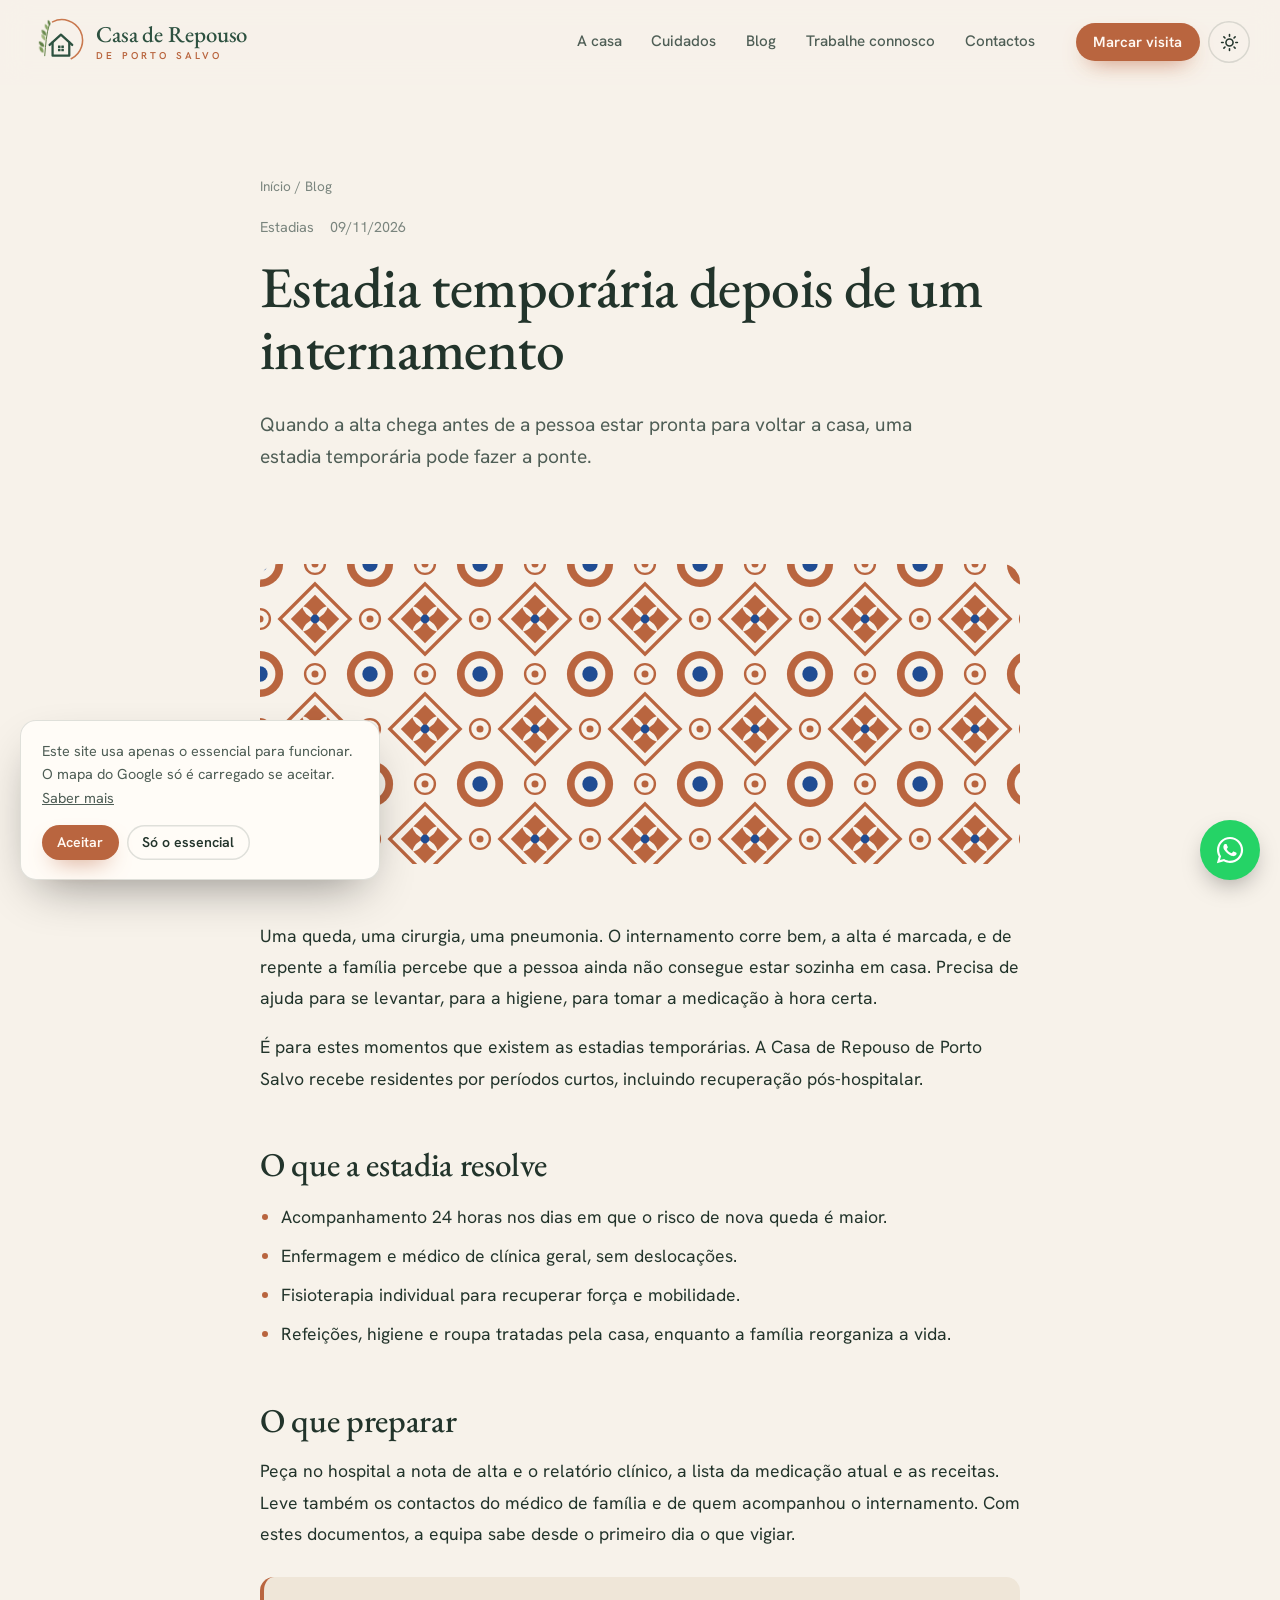
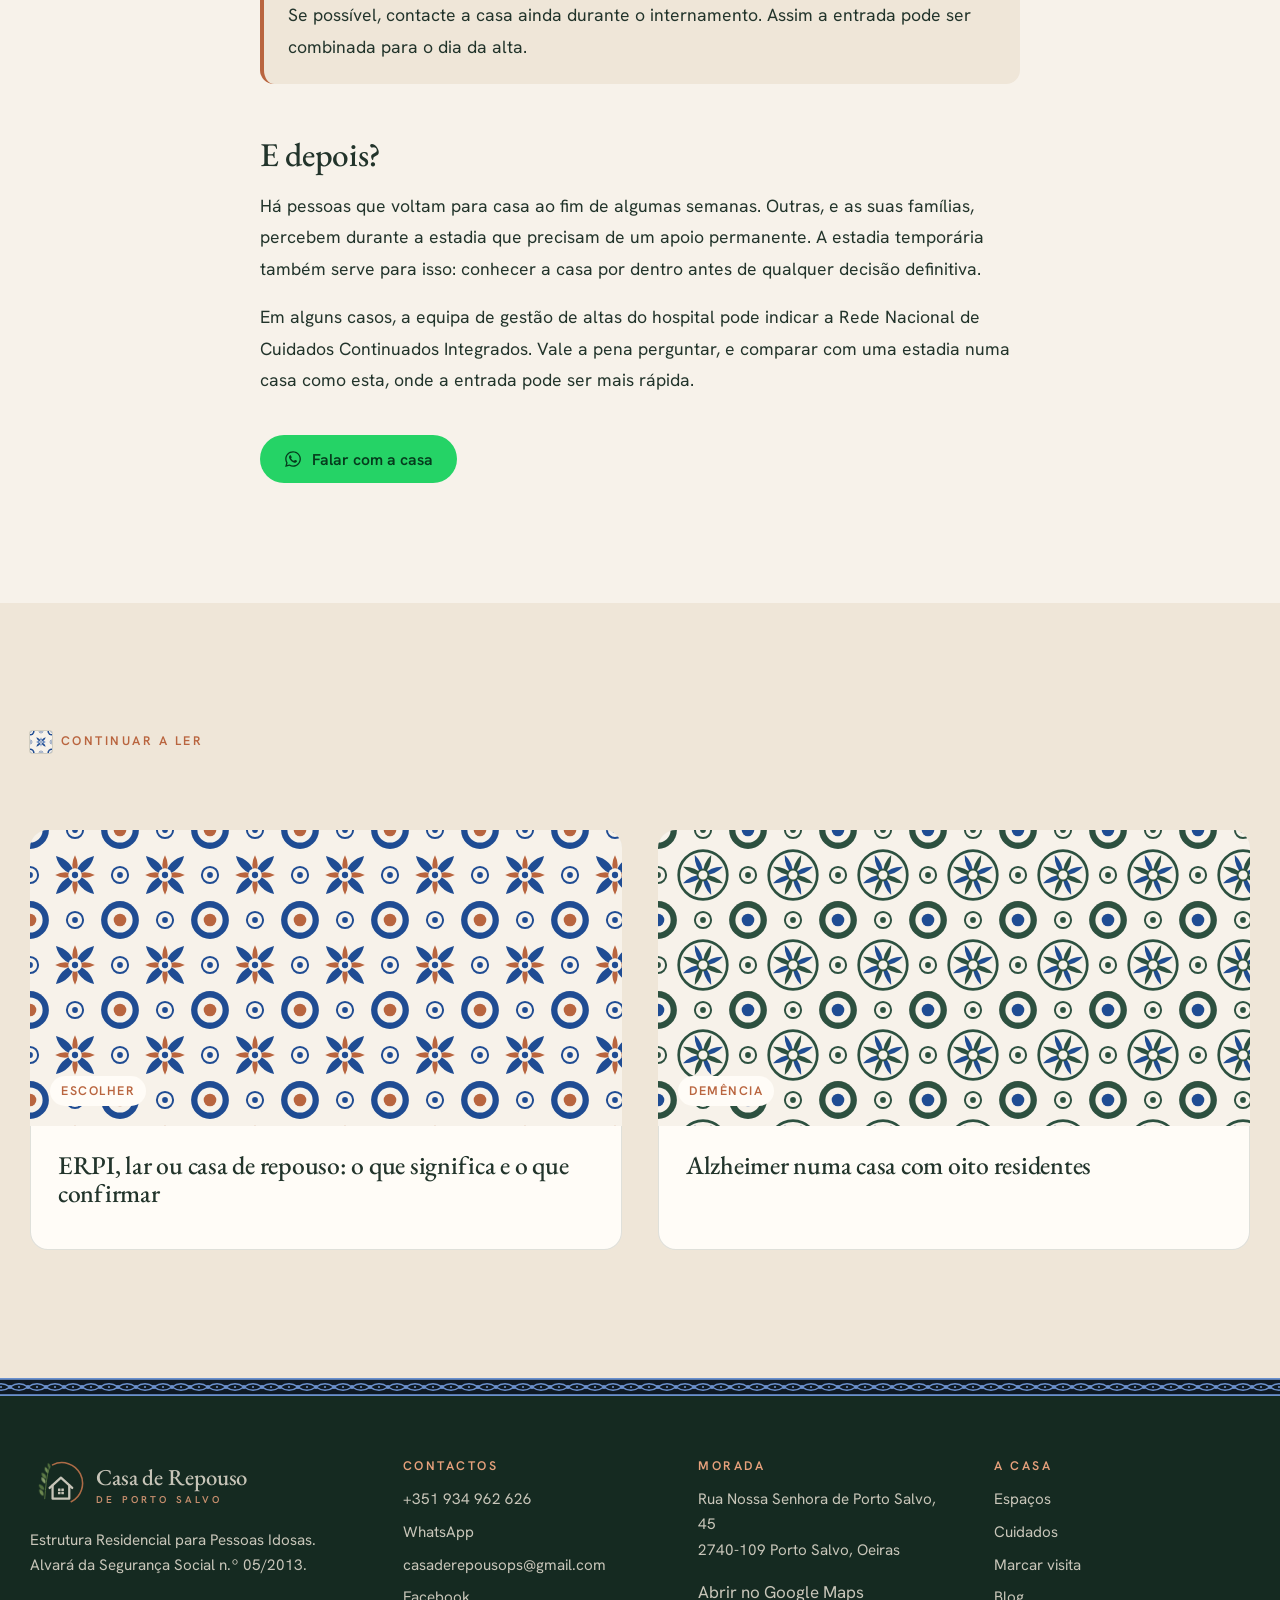
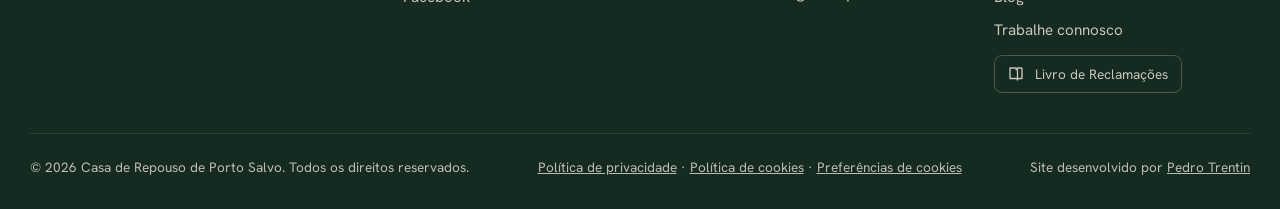
<file: blog/estadia-temporaria-depois-do-hospital.html>
<!doctype html>
<html lang="pt-PT"><head><meta charset="utf-8"><meta name="viewport" content="width=device-width,initial-scale=1">
<title>Estadia temporária depois de um internamento | Casa de Repouso de Porto Salvo</title><meta name="description" content="Quando a alta chega antes de a pessoa estar pronta para voltar a casa, uma estadia temporária pode fazer a ponte.">
<link rel="canonical" href="https://casaderepousoportosalvo.pt/blog/estadia-temporaria-depois-do-hospital"><meta property="og:type" content="website"><meta property="og:locale" content="pt_PT">
<meta property="og:title" content="Estadia temporária depois de um internamento | Casa de Repouso de Porto Salvo"><meta property="og:description" content="Quando a alta chega antes de a pessoa estar pronta para voltar a casa, uma estadia temporária pode fazer a ponte.">
<meta property="og:image" content="https://casaderepousoportosalvo.pt/img/og.jpg"><meta property="og:url" content="https://casaderepousoportosalvo.pt/blog/estadia-temporaria-depois-do-hospital">
<meta name="theme-color" content="#F7F2EA" media="(prefers-color-scheme: light)"><meta name="theme-color" content="#0E1824" media="(prefers-color-scheme: dark)">
<link rel="icon" href="/favicon.svg" type="image/svg+xml">
<link rel="preload" href="/fonts/eb-garamond-latin-400-normal.woff2" as="font" type="font/woff2" crossorigin>
<link rel="stylesheet" href="/site.css?v=202611091235">
<script>try{var t=localStorage.getItem("crps-tema");if(t)document.documentElement.dataset.tema=t}catch(e){}</script>
</head><body>
<a class="saltar" href="#conteudo">Saltar para o conteúdo</a>
<header class="topo"><div class="wrap topo-in">
<a class="marca" href="/" aria-label="Casa de Repouso de Porto Salvo, início"><svg viewBox="0 0 110 100" aria-hidden="true"><path class="arco" d="M46 9 A41 41 0 1 1 84 84" fill="none" stroke="#C9784E" stroke-width="3.2" stroke-linecap="round"/><path d="M30 78 C32 55 33 34 40 12" fill="none" stroke="#5F7E45" stroke-width="2" stroke-linecap="round"/><g class="folhas"><path d="M27 72c-6-2-9-7-8-13 6 1 10 6 8 13z" fill="#7E9B5A"/><path d="M29 60c-7 0-11-5-11-11 7 0 11 5 11 11z" fill="#5F7E45"/><path d="M31 47c-6-2-9-8-7-13 6 2 9 7 7 13z" fill="#9DB57A"/><path d="M33 37c-7-1-10-6-9-12 6 1 10 6 9 12z" fill="#6B8B4E"/><path d="M36 26c-5-3-7-8-5-13 5 3 7 8 5 13z" fill="#86A462"/><path d="M40 17c-4-3-5-8-3-12 4 3 6 8 3 12z" fill="#5F7E45"/></g><g fill="none" stroke="var(--logo-casa,#2D5140)" stroke-width="4.6" stroke-linecap="round" stroke-linejoin="round"><path d="M40 56 L63 35 L86 56"/><path d="M46 51 V78 H80 V51"/></g><g fill="var(--logo-casa,#2D5140)"><rect x="57" y="57" width="5.2" height="5.2" rx=".6"/><rect x="63.8" y="57" width="5.2" height="5.2" rx=".6"/><rect x="57" y="63.8" width="5.2" height="5.2" rx=".6"/><rect x="63.8" y="63.8" width="5.2" height="5.2" rx=".6"/></g></svg><span class="marca-txt"><b>Casa de Repouso</b><small>de Porto Salvo</small></span></a>
<nav class="nav" aria-label="Principal"><a href="/a-casa">A casa</a><a href="/cuidados">Cuidados</a><a href="/blog">Blog</a><a href="/trabalhe-connosco">Trabalhe connosco</a><a href="/contactos">Contactos</a></nav>
<div class="topo-acoes"><a class="bt bt-terra" href="/visita">Marcar visita</a>
<button class="tema" type="button" aria-label="Mudar entre modo claro e escuro"><svg class="sol" viewBox="0 0 24 24" fill="none" stroke="currentColor" stroke-width="2" stroke-linecap="round" aria-hidden="true"><circle cx="12" cy="12" r="4.5"/><path d="M12 2v2M12 20v2M4.9 4.9l1.4 1.4M17.7 17.7l1.4 1.4M2 12h2M20 12h2M4.9 19.1l1.4-1.4M17.7 6.3l1.4-1.4"/></svg><svg class="lua" viewBox="0 0 24 24" fill="none" stroke="currentColor" stroke-width="2" stroke-linecap="round" stroke-linejoin="round" aria-hidden="true"><path d="M20 14.5A8 8 0 0 1 9.5 4a8 8 0 1 0 10.5 10.5z"/></svg></button>
<button class="burger" type="button" aria-label="Abrir menu" aria-expanded="false"><span></span><span></span><span></span></button></div>
</div></header>
<div class="gaveta" aria-label="Menu"><a class="g" href="/">Início</a><a class="g" href="/a-casa">A casa</a><a class="g" href="/cuidados">Cuidados</a><a class="g" href="/blog">Blog</a><a class="g" href="/trabalhe-connosco">Trabalhe connosco</a><a class="g" href="/contactos">Contactos</a><a class="g" href="/visita">Marcar visita</a><div class="bts"><a class="bt bt-terra" href="/visita">Marcar visita</a><a class="bt bt-wa" href="https://wa.me/351934962626?text=Ol%C3%A1!%20Gostaria%20de%20saber%20mais%20sobre%20a%20Casa%20de%20Repouso%20de%20Porto%20Salvo." target="_blank" rel="noopener"><svg viewBox="0 0 448 512" fill="currentColor" aria-hidden="true"><path d="M380.9 97.1C339 55.1 283.2 32 223.9 32c-122.4 0-222 99.6-222 222 0 39.1 10.2 77.3 29.6 111L0 480l117.7-30.9c32.4 17.7 68.9 27 106.1 27h.1c122.3 0 224.1-99.6 224.1-222 0-59.3-25.2-115-67.1-157zm-157 341.6c-33.2 0-65.7-8.9-94-25.7l-6.7-4-69.8 18.3L72 359.2l-4.4-7c-18.5-29.4-28.2-63.3-28.2-98.2 0-101.7 82.8-184.5 184.6-184.5 49.3 0 95.6 19.2 130.4 54.1 34.8 34.9 56.2 81.2 56.1 130.5 0 101.8-84.9 184.6-186.6 184.6zm101.2-138.2c-5.5-2.8-32.8-16.2-37.9-18-5.1-1.9-8.8-2.8-12.5 2.8-3.7 5.6-14.3 18-17.6 21.8-3.2 3.7-6.5 4.2-12 1.4-32.6-16.3-54-29.1-75.5-66-5.7-9.8 5.7-9.1 16.3-30.3 1.8-3.7.9-6.9-.5-9.7-1.4-2.8-12.5-30.1-17.1-41.2-4.5-10.8-9.1-9.3-12.5-9.5-3.2-.2-6.9-.2-10.6-.2-3.7 0-9.7 1.4-14.8 6.9-5.1 5.6-19.4 19-19.4 46.3 0 27.3 19.9 53.7 22.6 57.4 2.8 3.7 39.1 59.7 94.8 83.8 35.2 15.2 49 16.5 66.6 13.9 10.7-1.6 32.8-13.4 37.4-26.4 4.6-13 4.6-24.1 3.2-26.4-1.3-2.5-5-3.9-10.5-6.6z"/></svg><span>Falar pelo WhatsApp</span></a></div></div>
<main id="conteudo"><article class="artigo"><section class="cabeca"><div class="estreito"><div class="migalhas"><a href="/">Início</a> / <a href="/blog">Blog</a></div>
<div class="meta"><span>Estadias</span><span>09/11/2026</span></div><h1 style="font-size:clamp(2.2rem,4.6vw,3.6rem);max-width:none">Estadia temporária depois de um internamento</h1>
<p class="lead">Quando a alta chega antes de a pessoa estar pronta para voltar a casa, uma estadia temporária pode fazer a ponte.</p></div></section>
<div class="estreito"><div class="artigo-capa" style="--capa:url(/img/capa-estadia-temporaria-depois-do-hospital.svg)"></div><div class="texto">
<p>Uma queda, uma cirurgia, uma pneumonia. O internamento corre bem, a alta é marcada, e de repente a família percebe que a pessoa ainda não consegue estar sozinha em casa. Precisa de ajuda para se levantar, para a higiene, para tomar a medicação à hora certa.</p>
<p>É para estes momentos que existem as estadias temporárias. A Casa de Repouso de Porto Salvo recebe residentes por períodos curtos, incluindo recuperação pós-hospitalar.</p>
<h2>O que a estadia resolve</h2>
<ul>
<li>Acompanhamento 24 horas nos dias em que o risco de nova queda é maior.</li>
<li>Enfermagem e médico de clínica geral, sem deslocações.</li>
<li>Fisioterapia individual para recuperar força e mobilidade.</li>
<li>Refeições, higiene e roupa tratadas pela casa, enquanto a família reorganiza a vida.</li>
</ul>
<h2>O que preparar</h2>
<p>Peça no hospital a nota de alta e o relatório clínico, a lista da medicação atual e as receitas. Leve também os contactos do médico de família e de quem acompanhou o internamento. Com estes documentos, a equipa sabe desde o primeiro dia o que vigiar.</p>
<div class="caixa-nota">Se possível, contacte a casa ainda durante o internamento. Assim a entrada pode ser combinada para o dia da alta.</div>
<h2>E depois?</h2>
<p>Há pessoas que voltam para casa ao fim de algumas semanas. Outras, e as suas famílias, percebem durante a estadia que precisam de um apoio permanente. A estadia temporária também serve para isso: conhecer a casa por dentro antes de qualquer decisão definitiva.</p>
<p>Em alguns casos, a equipa de gestão de altas do hospital pode indicar a Rede Nacional de Cuidados Continuados Integrados. Vale a pena perguntar, e comparar com uma estadia numa casa como esta, onde a entrada pode ser mais rápida.</p>
</div>
<p style="margin-top:40px"><a class="bt bt-wa" href="https://wa.me/351934962626?text=Ol%C3%A1!%20Gostaria%20de%20saber%20mais%20sobre%20a%20Casa%20de%20Repouso%20de%20Porto%20Salvo." target="_blank" rel="noopener"><svg viewBox="0 0 448 512" fill="currentColor" aria-hidden="true"><path d="M380.9 97.1C339 55.1 283.2 32 223.9 32c-122.4 0-222 99.6-222 222 0 39.1 10.2 77.3 29.6 111L0 480l117.7-30.9c32.4 17.7 68.9 27 106.1 27h.1c122.3 0 224.1-99.6 224.1-222 0-59.3-25.2-115-67.1-157zm-157 341.6c-33.2 0-65.7-8.9-94-25.7l-6.7-4-69.8 18.3L72 359.2l-4.4-7c-18.5-29.4-28.2-63.3-28.2-98.2 0-101.7 82.8-184.5 184.6-184.5 49.3 0 95.6 19.2 130.4 54.1 34.8 34.9 56.2 81.2 56.1 130.5 0 101.8-84.9 184.6-186.6 184.6zm101.2-138.2c-5.5-2.8-32.8-16.2-37.9-18-5.1-1.9-8.8-2.8-12.5 2.8-3.7 5.6-14.3 18-17.6 21.8-3.2 3.7-6.5 4.2-12 1.4-32.6-16.3-54-29.1-75.5-66-5.7-9.8 5.7-9.1 16.3-30.3 1.8-3.7.9-6.9-.5-9.7-1.4-2.8-12.5-30.1-17.1-41.2-4.5-10.8-9.1-9.3-12.5-9.5-3.2-.2-6.9-.2-10.6-.2-3.7 0-9.7 1.4-14.8 6.9-5.1 5.6-19.4 19-19.4 46.3 0 27.3 19.9 53.7 22.6 57.4 2.8 3.7 39.1 59.7 94.8 83.8 35.2 15.2 49 16.5 66.6 13.9 10.7-1.6 32.8-13.4 37.4-26.4 4.6-13 4.6-24.1 3.2-26.4-1.3-2.5-5-3.9-10.5-6.6z"/></svg><span>Falar com a casa</span></a></p></div></article>
<section class="sec sec-alt"><div class="wrap"><div class="cab"><span class="olho">Continuar a ler</span></div><div class="posts"><a class="post-cartao" href="/blog/erpi-lar-casa-de-repouso"><div class="capa-az" style="--capa:url(/img/capa-erpi-lar-casa-de-repouso.svg)"><span>Escolher</span></div><div><h3>ERPI, lar ou casa de repouso: o que significa e o que confirmar</h3></div></a><a class="post-cartao" href="/blog/alzheimer-numa-casa-pequena"><div class="capa-az" style="--capa:url(/img/capa-alzheimer-numa-casa-pequena.svg)"><span>Demência</span></div><div><h3>Alzheimer numa casa com oito residentes</h3></div></a></div></div></section></main>
<footer class="rodape"><div class="friso fino"></div><div class="wrap">
<div class="rodape-in">
<div><a class="marca" href="/" style="--logo-casa:#E8E1D4"><svg viewBox="0 0 110 100" aria-hidden="true"><path class="arco" d="M46 9 A41 41 0 1 1 84 84" fill="none" stroke="#C9784E" stroke-width="3.2" stroke-linecap="round"/><path d="M30 78 C32 55 33 34 40 12" fill="none" stroke="#5F7E45" stroke-width="2" stroke-linecap="round"/><g class="folhas"><path d="M27 72c-6-2-9-7-8-13 6 1 10 6 8 13z" fill="#7E9B5A"/><path d="M29 60c-7 0-11-5-11-11 7 0 11 5 11 11z" fill="#5F7E45"/><path d="M31 47c-6-2-9-8-7-13 6 2 9 7 7 13z" fill="#9DB57A"/><path d="M33 37c-7-1-10-6-9-12 6 1 10 6 9 12z" fill="#6B8B4E"/><path d="M36 26c-5-3-7-8-5-13 5 3 7 8 5 13z" fill="#86A462"/><path d="M40 17c-4-3-5-8-3-12 4 3 6 8 3 12z" fill="#5F7E45"/></g><g fill="none" stroke="var(--logo-casa,#2D5140)" stroke-width="4.6" stroke-linecap="round" stroke-linejoin="round"><path d="M40 56 L63 35 L86 56"/><path d="M46 51 V78 H80 V51"/></g><g fill="var(--logo-casa,#2D5140)"><rect x="57" y="57" width="5.2" height="5.2" rx=".6"/><rect x="63.8" y="57" width="5.2" height="5.2" rx=".6"/><rect x="57" y="63.8" width="5.2" height="5.2" rx=".6"/><rect x="63.8" y="63.8" width="5.2" height="5.2" rx=".6"/></g></svg><span class="marca-txt"><b>Casa de Repouso</b><small>de Porto Salvo</small></span></a>
<p style="margin-top:18px">Estrutura Residencial para Pessoas Idosas.<br>Alvará da Segurança Social n.º 05/2013.</p></div>
<div><h4>Contactos</h4><ul>
<li><a href="tel:+351934962626">+351 934 962 626</a></li><li><a href="https://wa.me/351934962626?text=Ol%C3%A1!%20Gostaria%20de%20saber%20mais%20sobre%20a%20Casa%20de%20Repouso%20de%20Porto%20Salvo." target="_blank" rel="noopener">WhatsApp</a></li>
<li><a href="mailto:casaderepousops@gmail.com">casaderepousops@gmail.com</a></li><li><a href="https://www.facebook.com/Casaderepousoportosalvo/" target="_blank" rel="noopener">Facebook</a></li></ul></div>
<div><h4>Morada</h4><p>Rua Nossa Senhora de Porto Salvo, 45<br>2740-109 Porto Salvo, Oeiras</p><a href="https://maps.app.goo.gl/TeSeBeY1nYkpYEY29" target="_blank" rel="noopener">Abrir no Google Maps</a></div>
<div><h4>A casa</h4><ul><li><a href="/a-casa">Espaços</a></li><li><a href="/cuidados">Cuidados</a></li><li><a href="/visita">Marcar visita</a></li><li><a href="/blog">Blog</a></li><li><a href="/trabalhe-connosco">Trabalhe connosco</a></li></ul>
<a class="livro" href="https://www.livroreclamacoes.pt" target="_blank" rel="noopener"><svg viewBox="0 0 24 24" fill="none" stroke="currentColor" stroke-width="1.8" stroke-linejoin="round" aria-hidden="true"><path d="M4 4h7a3 3 0 0 1 3 3v13a2 2 0 0 0-2-2H4zM20 4h-5a3 3 0 0 0-3 3"/><path d="M20 4v14h-6"/></svg> Livro de Reclamações</a></div>
</div>
<div class="rodape-base"><span>© 2026 Casa de Repouso de Porto Salvo. Todos os direitos reservados.</span>
<span><a href="/privacidade">Política de privacidade</a> · <a href="/cookies">Política de cookies</a> · <a href="#" data-cookies-abrir>Preferências de cookies</a></span>
<span>Site desenvolvido por <a href="https://www.instagram.com/ph.trentin/" target="_blank" rel="noopener">Pedro Trentin</a></span></div>
</div></footer>
<a class="wa-flut" href="https://wa.me/351934962626?text=Ol%C3%A1!%20Gostaria%20de%20saber%20mais%20sobre%20a%20Casa%20de%20Repouso%20de%20Porto%20Salvo." target="_blank" rel="noopener" aria-label="Falar pelo WhatsApp"><svg viewBox="0 0 448 512" fill="currentColor" aria-hidden="true"><path d="M380.9 97.1C339 55.1 283.2 32 223.9 32c-122.4 0-222 99.6-222 222 0 39.1 10.2 77.3 29.6 111L0 480l117.7-30.9c32.4 17.7 68.9 27 106.1 27h.1c122.3 0 224.1-99.6 224.1-222 0-59.3-25.2-115-67.1-157zm-157 341.6c-33.2 0-65.7-8.9-94-25.7l-6.7-4-69.8 18.3L72 359.2l-4.4-7c-18.5-29.4-28.2-63.3-28.2-98.2 0-101.7 82.8-184.5 184.6-184.5 49.3 0 95.6 19.2 130.4 54.1 34.8 34.9 56.2 81.2 56.1 130.5 0 101.8-84.9 184.6-186.6 184.6zm101.2-138.2c-5.5-2.8-32.8-16.2-37.9-18-5.1-1.9-8.8-2.8-12.5 2.8-3.7 5.6-14.3 18-17.6 21.8-3.2 3.7-6.5 4.2-12 1.4-32.6-16.3-54-29.1-75.5-66-5.7-9.8 5.7-9.1 16.3-30.3 1.8-3.7.9-6.9-.5-9.7-1.4-2.8-12.5-30.1-17.1-41.2-4.5-10.8-9.1-9.3-12.5-9.5-3.2-.2-6.9-.2-10.6-.2-3.7 0-9.7 1.4-14.8 6.9-5.1 5.6-19.4 19-19.4 46.3 0 27.3 19.9 53.7 22.6 57.4 2.8 3.7 39.1 59.7 94.8 83.8 35.2 15.2 49 16.5 66.6 13.9 10.7-1.6 32.8-13.4 37.4-26.4 4.6-13 4.6-24.1 3.2-26.4-1.3-2.5-5-3.9-10.5-6.6z"/></svg></a>
<div class="cookies" role="region" aria-label="Aviso de cookies" hidden><p>Este site usa apenas o essencial para funcionar. O mapa do Google só é carregado se aceitar. <a href="/cookies">Saber mais</a></p>
<div class="bts"><button class="bt bt-terra" data-cookies="todos">Aceitar</button><button class="bt bt-linha" data-cookies="essenciais">Só o essencial</button></div></div>
<script src="/site.js?v=202611091235" defer></script>
</body></html>
</file>
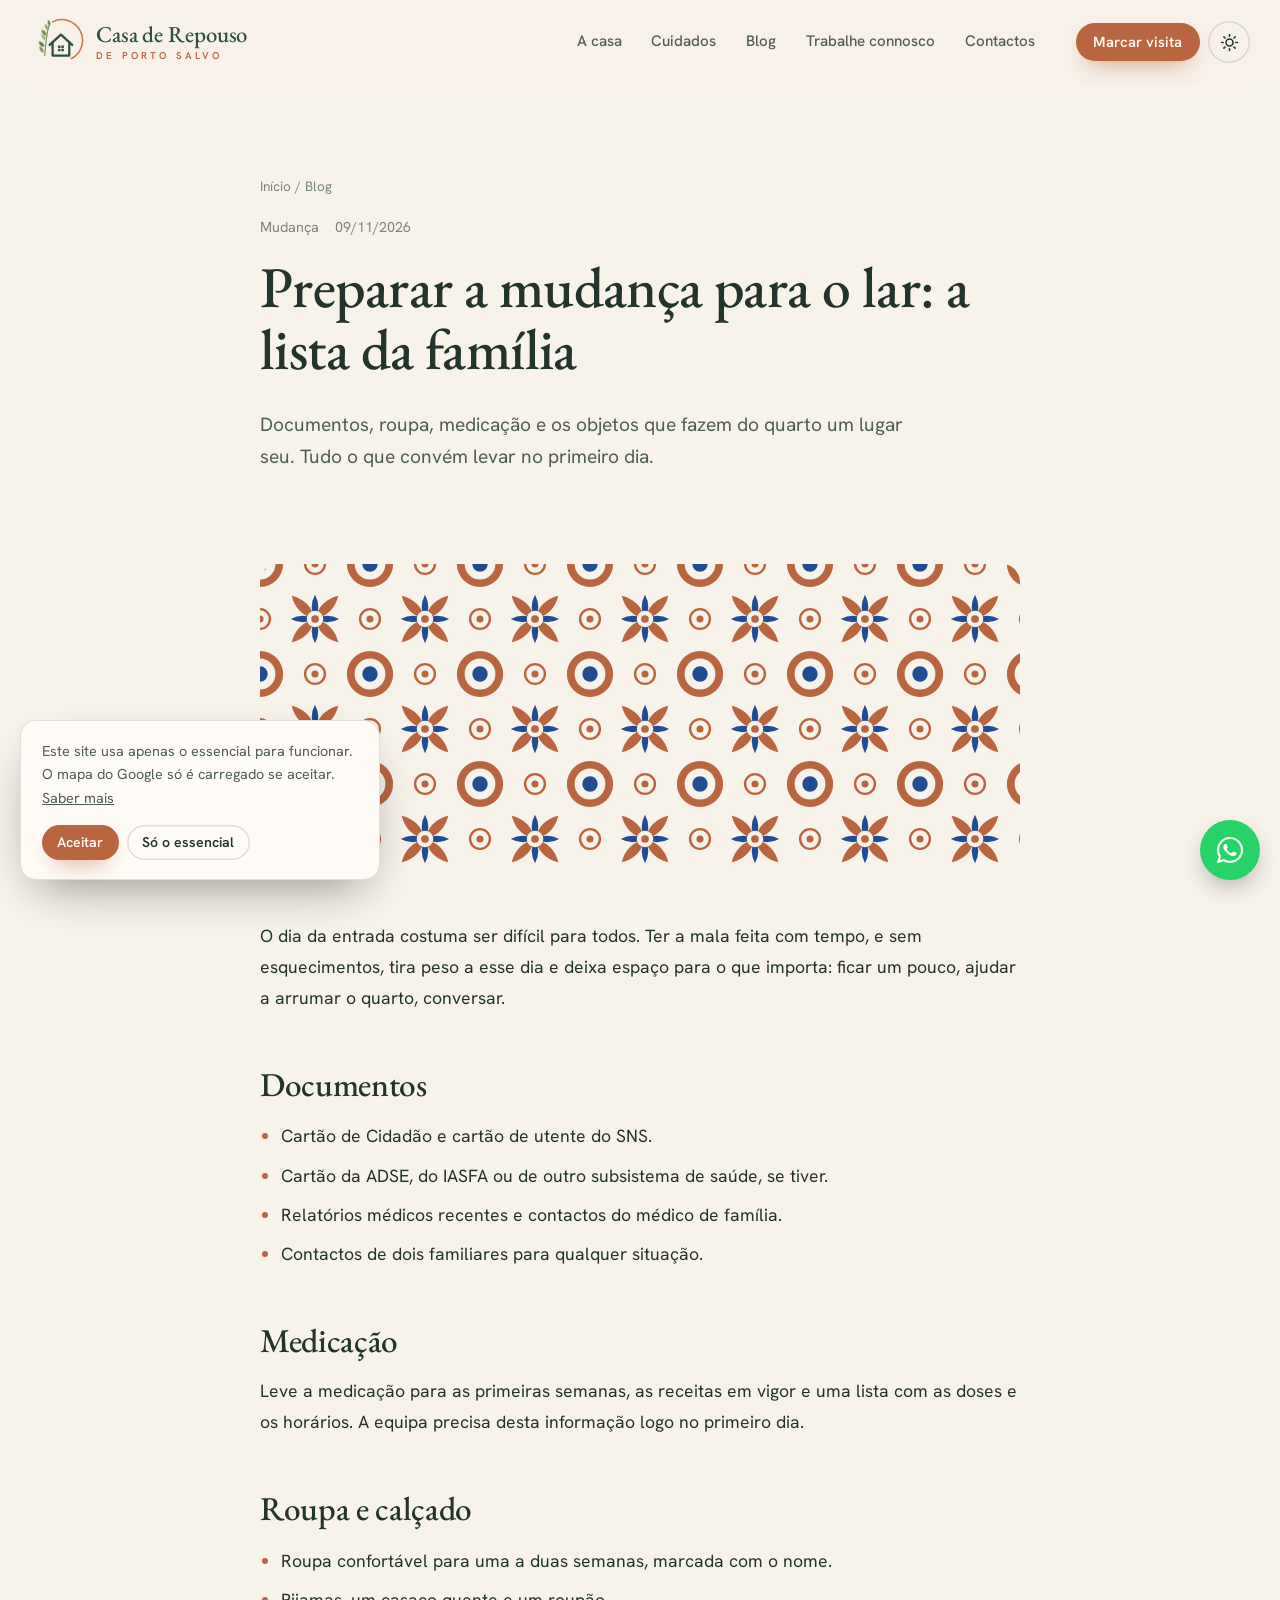
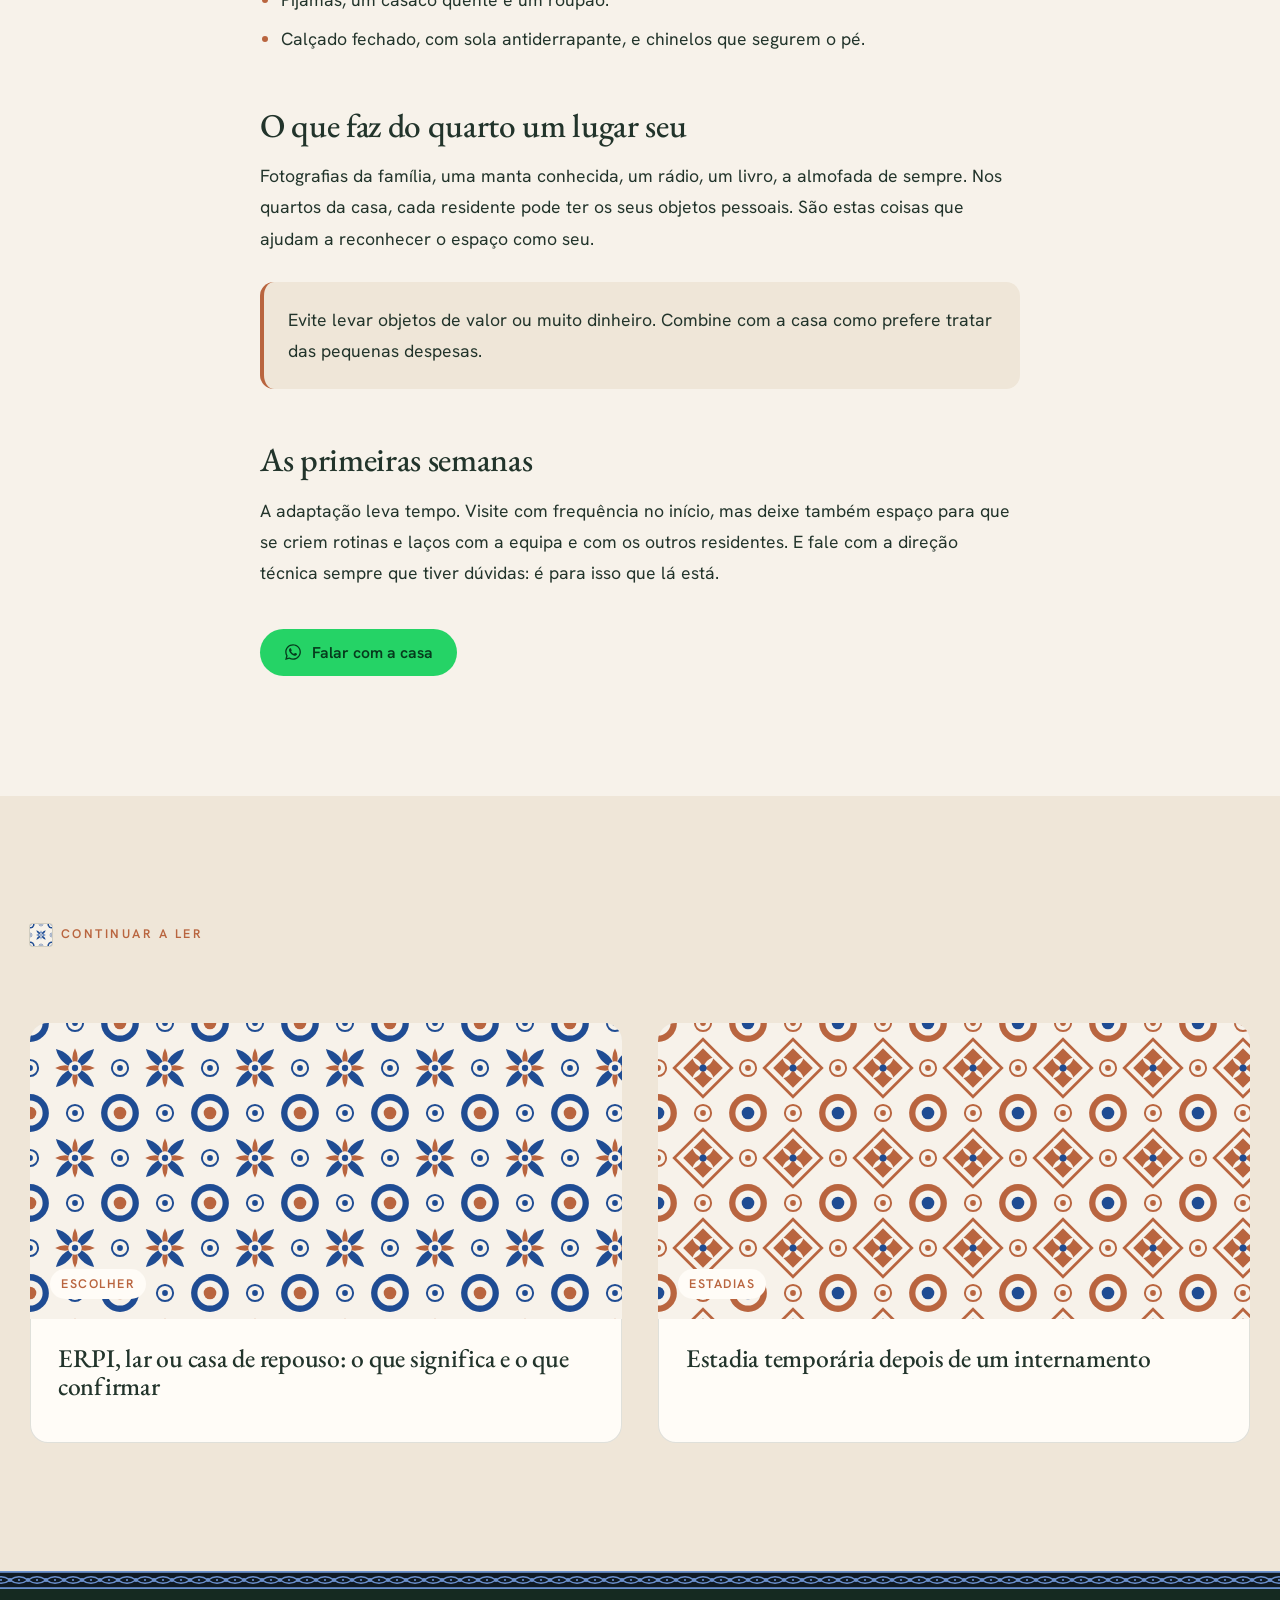
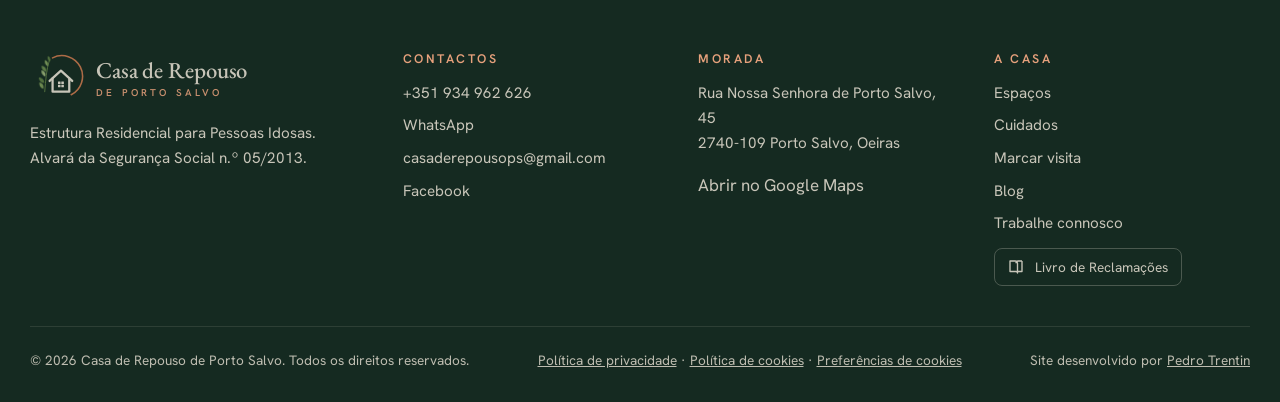
<file: blog/preparar-a-mudanca-para-o-lar.html>
<!doctype html>
<html lang="pt-PT"><head><meta charset="utf-8"><meta name="viewport" content="width=device-width,initial-scale=1">
<title>Preparar a mudança para o lar: a lista da família | Casa de Repouso de Porto Salvo</title><meta name="description" content="Documentos, roupa, medicação e os objetos que fazem do quarto um lugar seu. Tudo o que convém levar no primeiro dia.">
<link rel="canonical" href="https://casaderepousoportosalvo.pt/blog/preparar-a-mudanca-para-o-lar"><meta property="og:type" content="website"><meta property="og:locale" content="pt_PT">
<meta property="og:title" content="Preparar a mudança para o lar: a lista da família | Casa de Repouso de Porto Salvo"><meta property="og:description" content="Documentos, roupa, medicação e os objetos que fazem do quarto um lugar seu. Tudo o que convém levar no primeiro dia.">
<meta property="og:image" content="https://casaderepousoportosalvo.pt/img/og.jpg"><meta property="og:url" content="https://casaderepousoportosalvo.pt/blog/preparar-a-mudanca-para-o-lar">
<meta name="theme-color" content="#F7F2EA" media="(prefers-color-scheme: light)"><meta name="theme-color" content="#0E1824" media="(prefers-color-scheme: dark)">
<link rel="icon" href="/favicon.svg" type="image/svg+xml">
<link rel="preload" href="/fonts/eb-garamond-latin-400-normal.woff2" as="font" type="font/woff2" crossorigin>
<link rel="stylesheet" href="/site.css?v=202611091235">
<script>try{var t=localStorage.getItem("crps-tema");if(t)document.documentElement.dataset.tema=t}catch(e){}</script>
</head><body>
<a class="saltar" href="#conteudo">Saltar para o conteúdo</a>
<header class="topo"><div class="wrap topo-in">
<a class="marca" href="/" aria-label="Casa de Repouso de Porto Salvo, início"><svg viewBox="0 0 110 100" aria-hidden="true"><path class="arco" d="M46 9 A41 41 0 1 1 84 84" fill="none" stroke="#C9784E" stroke-width="3.2" stroke-linecap="round"/><path d="M30 78 C32 55 33 34 40 12" fill="none" stroke="#5F7E45" stroke-width="2" stroke-linecap="round"/><g class="folhas"><path d="M27 72c-6-2-9-7-8-13 6 1 10 6 8 13z" fill="#7E9B5A"/><path d="M29 60c-7 0-11-5-11-11 7 0 11 5 11 11z" fill="#5F7E45"/><path d="M31 47c-6-2-9-8-7-13 6 2 9 7 7 13z" fill="#9DB57A"/><path d="M33 37c-7-1-10-6-9-12 6 1 10 6 9 12z" fill="#6B8B4E"/><path d="M36 26c-5-3-7-8-5-13 5 3 7 8 5 13z" fill="#86A462"/><path d="M40 17c-4-3-5-8-3-12 4 3 6 8 3 12z" fill="#5F7E45"/></g><g fill="none" stroke="var(--logo-casa,#2D5140)" stroke-width="4.6" stroke-linecap="round" stroke-linejoin="round"><path d="M40 56 L63 35 L86 56"/><path d="M46 51 V78 H80 V51"/></g><g fill="var(--logo-casa,#2D5140)"><rect x="57" y="57" width="5.2" height="5.2" rx=".6"/><rect x="63.8" y="57" width="5.2" height="5.2" rx=".6"/><rect x="57" y="63.8" width="5.2" height="5.2" rx=".6"/><rect x="63.8" y="63.8" width="5.2" height="5.2" rx=".6"/></g></svg><span class="marca-txt"><b>Casa de Repouso</b><small>de Porto Salvo</small></span></a>
<nav class="nav" aria-label="Principal"><a href="/a-casa">A casa</a><a href="/cuidados">Cuidados</a><a href="/blog">Blog</a><a href="/trabalhe-connosco">Trabalhe connosco</a><a href="/contactos">Contactos</a></nav>
<div class="topo-acoes"><a class="bt bt-terra" href="/visita">Marcar visita</a>
<button class="tema" type="button" aria-label="Mudar entre modo claro e escuro"><svg class="sol" viewBox="0 0 24 24" fill="none" stroke="currentColor" stroke-width="2" stroke-linecap="round" aria-hidden="true"><circle cx="12" cy="12" r="4.5"/><path d="M12 2v2M12 20v2M4.9 4.9l1.4 1.4M17.7 17.7l1.4 1.4M2 12h2M20 12h2M4.9 19.1l1.4-1.4M17.7 6.3l1.4-1.4"/></svg><svg class="lua" viewBox="0 0 24 24" fill="none" stroke="currentColor" stroke-width="2" stroke-linecap="round" stroke-linejoin="round" aria-hidden="true"><path d="M20 14.5A8 8 0 0 1 9.5 4a8 8 0 1 0 10.5 10.5z"/></svg></button>
<button class="burger" type="button" aria-label="Abrir menu" aria-expanded="false"><span></span><span></span><span></span></button></div>
</div></header>
<div class="gaveta" aria-label="Menu"><a class="g" href="/">Início</a><a class="g" href="/a-casa">A casa</a><a class="g" href="/cuidados">Cuidados</a><a class="g" href="/blog">Blog</a><a class="g" href="/trabalhe-connosco">Trabalhe connosco</a><a class="g" href="/contactos">Contactos</a><a class="g" href="/visita">Marcar visita</a><div class="bts"><a class="bt bt-terra" href="/visita">Marcar visita</a><a class="bt bt-wa" href="https://wa.me/351934962626?text=Ol%C3%A1!%20Gostaria%20de%20saber%20mais%20sobre%20a%20Casa%20de%20Repouso%20de%20Porto%20Salvo." target="_blank" rel="noopener"><svg viewBox="0 0 448 512" fill="currentColor" aria-hidden="true"><path d="M380.9 97.1C339 55.1 283.2 32 223.9 32c-122.4 0-222 99.6-222 222 0 39.1 10.2 77.3 29.6 111L0 480l117.7-30.9c32.4 17.7 68.9 27 106.1 27h.1c122.3 0 224.1-99.6 224.1-222 0-59.3-25.2-115-67.1-157zm-157 341.6c-33.2 0-65.7-8.9-94-25.7l-6.7-4-69.8 18.3L72 359.2l-4.4-7c-18.5-29.4-28.2-63.3-28.2-98.2 0-101.7 82.8-184.5 184.6-184.5 49.3 0 95.6 19.2 130.4 54.1 34.8 34.9 56.2 81.2 56.1 130.5 0 101.8-84.9 184.6-186.6 184.6zm101.2-138.2c-5.5-2.8-32.8-16.2-37.9-18-5.1-1.9-8.8-2.8-12.5 2.8-3.7 5.6-14.3 18-17.6 21.8-3.2 3.7-6.5 4.2-12 1.4-32.6-16.3-54-29.1-75.5-66-5.7-9.8 5.7-9.1 16.3-30.3 1.8-3.7.9-6.9-.5-9.7-1.4-2.8-12.5-30.1-17.1-41.2-4.5-10.8-9.1-9.3-12.5-9.5-3.2-.2-6.9-.2-10.6-.2-3.7 0-9.7 1.4-14.8 6.9-5.1 5.6-19.4 19-19.4 46.3 0 27.3 19.9 53.7 22.6 57.4 2.8 3.7 39.1 59.7 94.8 83.8 35.2 15.2 49 16.5 66.6 13.9 10.7-1.6 32.8-13.4 37.4-26.4 4.6-13 4.6-24.1 3.2-26.4-1.3-2.5-5-3.9-10.5-6.6z"/></svg><span>Falar pelo WhatsApp</span></a></div></div>
<main id="conteudo"><article class="artigo"><section class="cabeca"><div class="estreito"><div class="migalhas"><a href="/">Início</a> / <a href="/blog">Blog</a></div>
<div class="meta"><span>Mudança</span><span>09/11/2026</span></div><h1 style="font-size:clamp(2.2rem,4.6vw,3.6rem);max-width:none">Preparar a mudança para o lar: a lista da família</h1>
<p class="lead">Documentos, roupa, medicação e os objetos que fazem do quarto um lugar seu. Tudo o que convém levar no primeiro dia.</p></div></section>
<div class="estreito"><div class="artigo-capa" style="--capa:url(/img/capa-preparar-a-mudanca-para-o-lar.svg)"></div><div class="texto">
<p>O dia da entrada costuma ser difícil para todos. Ter a mala feita com tempo, e sem esquecimentos, tira peso a esse dia e deixa espaço para o que importa: ficar um pouco, ajudar a arrumar o quarto, conversar.</p>
<h2>Documentos</h2>
<ul>
<li>Cartão de Cidadão e cartão de utente do SNS.</li>
<li>Cartão da ADSE, do IASFA ou de outro subsistema de saúde, se tiver.</li>
<li>Relatórios médicos recentes e contactos do médico de família.</li>
<li>Contactos de dois familiares para qualquer situação.</li>
</ul>
<h2>Medicação</h2>
<p>Leve a medicação para as primeiras semanas, as receitas em vigor e uma lista com as doses e os horários. A equipa precisa desta informação logo no primeiro dia.</p>
<h2>Roupa e calçado</h2>
<ul>
<li>Roupa confortável para uma a duas semanas, marcada com o nome.</li>
<li>Pijamas, um casaco quente e um roupão.</li>
<li>Calçado fechado, com sola antiderrapante, e chinelos que segurem o pé.</li>
</ul>
<h2>O que faz do quarto um lugar seu</h2>
<p>Fotografias da família, uma manta conhecida, um rádio, um livro, a almofada de sempre. Nos quartos da casa, cada residente pode ter os seus objetos pessoais. São estas coisas que ajudam a reconhecer o espaço como seu.</p>
<div class="caixa-nota">Evite levar objetos de valor ou muito dinheiro. Combine com a casa como prefere tratar das pequenas despesas.</div>
<h2>As primeiras semanas</h2>
<p>A adaptação leva tempo. Visite com frequência no início, mas deixe também espaço para que se criem rotinas e laços com a equipa e com os outros residentes. E fale com a direção técnica sempre que tiver dúvidas: é para isso que lá está.</p>
</div>
<p style="margin-top:40px"><a class="bt bt-wa" href="https://wa.me/351934962626?text=Ol%C3%A1!%20Gostaria%20de%20saber%20mais%20sobre%20a%20Casa%20de%20Repouso%20de%20Porto%20Salvo." target="_blank" rel="noopener"><svg viewBox="0 0 448 512" fill="currentColor" aria-hidden="true"><path d="M380.9 97.1C339 55.1 283.2 32 223.9 32c-122.4 0-222 99.6-222 222 0 39.1 10.2 77.3 29.6 111L0 480l117.7-30.9c32.4 17.7 68.9 27 106.1 27h.1c122.3 0 224.1-99.6 224.1-222 0-59.3-25.2-115-67.1-157zm-157 341.6c-33.2 0-65.7-8.9-94-25.7l-6.7-4-69.8 18.3L72 359.2l-4.4-7c-18.5-29.4-28.2-63.3-28.2-98.2 0-101.7 82.8-184.5 184.6-184.5 49.3 0 95.6 19.2 130.4 54.1 34.8 34.9 56.2 81.2 56.1 130.5 0 101.8-84.9 184.6-186.6 184.6zm101.2-138.2c-5.5-2.8-32.8-16.2-37.9-18-5.1-1.9-8.8-2.8-12.5 2.8-3.7 5.6-14.3 18-17.6 21.8-3.2 3.7-6.5 4.2-12 1.4-32.6-16.3-54-29.1-75.5-66-5.7-9.8 5.7-9.1 16.3-30.3 1.8-3.7.9-6.9-.5-9.7-1.4-2.8-12.5-30.1-17.1-41.2-4.5-10.8-9.1-9.3-12.5-9.5-3.2-.2-6.9-.2-10.6-.2-3.7 0-9.7 1.4-14.8 6.9-5.1 5.6-19.4 19-19.4 46.3 0 27.3 19.9 53.7 22.6 57.4 2.8 3.7 39.1 59.7 94.8 83.8 35.2 15.2 49 16.5 66.6 13.9 10.7-1.6 32.8-13.4 37.4-26.4 4.6-13 4.6-24.1 3.2-26.4-1.3-2.5-5-3.9-10.5-6.6z"/></svg><span>Falar com a casa</span></a></p></div></article>
<section class="sec sec-alt"><div class="wrap"><div class="cab"><span class="olho">Continuar a ler</span></div><div class="posts"><a class="post-cartao" href="/blog/erpi-lar-casa-de-repouso"><div class="capa-az" style="--capa:url(/img/capa-erpi-lar-casa-de-repouso.svg)"><span>Escolher</span></div><div><h3>ERPI, lar ou casa de repouso: o que significa e o que confirmar</h3></div></a><a class="post-cartao" href="/blog/estadia-temporaria-depois-do-hospital"><div class="capa-az" style="--capa:url(/img/capa-estadia-temporaria-depois-do-hospital.svg)"><span>Estadias</span></div><div><h3>Estadia temporária depois de um internamento</h3></div></a></div></div></section></main>
<footer class="rodape"><div class="friso fino"></div><div class="wrap">
<div class="rodape-in">
<div><a class="marca" href="/" style="--logo-casa:#E8E1D4"><svg viewBox="0 0 110 100" aria-hidden="true"><path class="arco" d="M46 9 A41 41 0 1 1 84 84" fill="none" stroke="#C9784E" stroke-width="3.2" stroke-linecap="round"/><path d="M30 78 C32 55 33 34 40 12" fill="none" stroke="#5F7E45" stroke-width="2" stroke-linecap="round"/><g class="folhas"><path d="M27 72c-6-2-9-7-8-13 6 1 10 6 8 13z" fill="#7E9B5A"/><path d="M29 60c-7 0-11-5-11-11 7 0 11 5 11 11z" fill="#5F7E45"/><path d="M31 47c-6-2-9-8-7-13 6 2 9 7 7 13z" fill="#9DB57A"/><path d="M33 37c-7-1-10-6-9-12 6 1 10 6 9 12z" fill="#6B8B4E"/><path d="M36 26c-5-3-7-8-5-13 5 3 7 8 5 13z" fill="#86A462"/><path d="M40 17c-4-3-5-8-3-12 4 3 6 8 3 12z" fill="#5F7E45"/></g><g fill="none" stroke="var(--logo-casa,#2D5140)" stroke-width="4.6" stroke-linecap="round" stroke-linejoin="round"><path d="M40 56 L63 35 L86 56"/><path d="M46 51 V78 H80 V51"/></g><g fill="var(--logo-casa,#2D5140)"><rect x="57" y="57" width="5.2" height="5.2" rx=".6"/><rect x="63.8" y="57" width="5.2" height="5.2" rx=".6"/><rect x="57" y="63.8" width="5.2" height="5.2" rx=".6"/><rect x="63.8" y="63.8" width="5.2" height="5.2" rx=".6"/></g></svg><span class="marca-txt"><b>Casa de Repouso</b><small>de Porto Salvo</small></span></a>
<p style="margin-top:18px">Estrutura Residencial para Pessoas Idosas.<br>Alvará da Segurança Social n.º 05/2013.</p></div>
<div><h4>Contactos</h4><ul>
<li><a href="tel:+351934962626">+351 934 962 626</a></li><li><a href="https://wa.me/351934962626?text=Ol%C3%A1!%20Gostaria%20de%20saber%20mais%20sobre%20a%20Casa%20de%20Repouso%20de%20Porto%20Salvo." target="_blank" rel="noopener">WhatsApp</a></li>
<li><a href="mailto:casaderepousops@gmail.com">casaderepousops@gmail.com</a></li><li><a href="https://www.facebook.com/Casaderepousoportosalvo/" target="_blank" rel="noopener">Facebook</a></li></ul></div>
<div><h4>Morada</h4><p>Rua Nossa Senhora de Porto Salvo, 45<br>2740-109 Porto Salvo, Oeiras</p><a href="https://maps.app.goo.gl/TeSeBeY1nYkpYEY29" target="_blank" rel="noopener">Abrir no Google Maps</a></div>
<div><h4>A casa</h4><ul><li><a href="/a-casa">Espaços</a></li><li><a href="/cuidados">Cuidados</a></li><li><a href="/visita">Marcar visita</a></li><li><a href="/blog">Blog</a></li><li><a href="/trabalhe-connosco">Trabalhe connosco</a></li></ul>
<a class="livro" href="https://www.livroreclamacoes.pt" target="_blank" rel="noopener"><svg viewBox="0 0 24 24" fill="none" stroke="currentColor" stroke-width="1.8" stroke-linejoin="round" aria-hidden="true"><path d="M4 4h7a3 3 0 0 1 3 3v13a2 2 0 0 0-2-2H4zM20 4h-5a3 3 0 0 0-3 3"/><path d="M20 4v14h-6"/></svg> Livro de Reclamações</a></div>
</div>
<div class="rodape-base"><span>© 2026 Casa de Repouso de Porto Salvo. Todos os direitos reservados.</span>
<span><a href="/privacidade">Política de privacidade</a> · <a href="/cookies">Política de cookies</a> · <a href="#" data-cookies-abrir>Preferências de cookies</a></span>
<span>Site desenvolvido por <a href="https://www.instagram.com/ph.trentin/" target="_blank" rel="noopener">Pedro Trentin</a></span></div>
</div></footer>
<a class="wa-flut" href="https://wa.me/351934962626?text=Ol%C3%A1!%20Gostaria%20de%20saber%20mais%20sobre%20a%20Casa%20de%20Repouso%20de%20Porto%20Salvo." target="_blank" rel="noopener" aria-label="Falar pelo WhatsApp"><svg viewBox="0 0 448 512" fill="currentColor" aria-hidden="true"><path d="M380.9 97.1C339 55.1 283.2 32 223.9 32c-122.4 0-222 99.6-222 222 0 39.1 10.2 77.3 29.6 111L0 480l117.7-30.9c32.4 17.7 68.9 27 106.1 27h.1c122.3 0 224.1-99.6 224.1-222 0-59.3-25.2-115-67.1-157zm-157 341.6c-33.2 0-65.7-8.9-94-25.7l-6.7-4-69.8 18.3L72 359.2l-4.4-7c-18.5-29.4-28.2-63.3-28.2-98.2 0-101.7 82.8-184.5 184.6-184.5 49.3 0 95.6 19.2 130.4 54.1 34.8 34.9 56.2 81.2 56.1 130.5 0 101.8-84.9 184.6-186.6 184.6zm101.2-138.2c-5.5-2.8-32.8-16.2-37.9-18-5.1-1.9-8.8-2.8-12.5 2.8-3.7 5.6-14.3 18-17.6 21.8-3.2 3.7-6.5 4.2-12 1.4-32.6-16.3-54-29.1-75.5-66-5.7-9.8 5.7-9.1 16.3-30.3 1.8-3.7.9-6.9-.5-9.7-1.4-2.8-12.5-30.1-17.1-41.2-4.5-10.8-9.1-9.3-12.5-9.5-3.2-.2-6.9-.2-10.6-.2-3.7 0-9.7 1.4-14.8 6.9-5.1 5.6-19.4 19-19.4 46.3 0 27.3 19.9 53.7 22.6 57.4 2.8 3.7 39.1 59.7 94.8 83.8 35.2 15.2 49 16.5 66.6 13.9 10.7-1.6 32.8-13.4 37.4-26.4 4.6-13 4.6-24.1 3.2-26.4-1.3-2.5-5-3.9-10.5-6.6z"/></svg></a>
<div class="cookies" role="region" aria-label="Aviso de cookies" hidden><p>Este site usa apenas o essencial para funcionar. O mapa do Google só é carregado se aceitar. <a href="/cookies">Saber mais</a></p>
<div class="bts"><button class="bt bt-terra" data-cookies="todos">Aceitar</button><button class="bt bt-linha" data-cookies="essenciais">Só o essencial</button></div></div>
<script src="/site.js?v=202611091235" defer></script>
</body></html>
</file>
<file: site.css>
/* Casa de Repouso de Porto Salvo · site.css */
@font-face{font-family:"EB Garamond";src:url(/fonts/eb-garamond-latin-400-normal.woff2) format("woff2");font-weight:400;font-style:normal;font-display:swap}
@font-face{font-family:"EB Garamond";src:url(/fonts/eb-garamond-latin-400-italic.woff2) format("woff2");font-weight:400;font-style:italic;font-display:swap}
@font-face{font-family:"EB Garamond";src:url(/fonts/eb-garamond-latin-500-normal.woff2) format("woff2");font-weight:500;font-style:normal;font-display:swap}
@font-face{font-family:"EB Garamond";src:url(/fonts/eb-garamond-latin-500-italic.woff2) format("woff2");font-weight:500;font-style:italic;font-display:swap}
@font-face{font-family:"Hanken Grotesk";src:url(/fonts/hanken-grotesk-latin-400-normal.woff2) format("woff2");font-weight:400;font-display:swap}
@font-face{font-family:"Hanken Grotesk";src:url(/fonts/hanken-grotesk-latin-500-normal.woff2) format("woff2");font-weight:500;font-display:swap}
@font-face{font-family:"Hanken Grotesk";src:url(/fonts/hanken-grotesk-latin-600-normal.woff2) format("woff2");font-weight:600;font-display:swap}

:root{
  --papel:#F7F2EA;--papel-2:#EFE6D8;--branco:#FFFCF7;
  --tinta:#22342B;--tinta-2:#4F5E56;--tinta-3:#7A857E;
  --verde:#2D5140;--verde-2:#3F6A54;--folha:#6F8F52;
  --terra:#B9653F;--terra-2:#9E5232;--terra-clara:#F3DCCB;
  --cobalto:#1F4C93;--cobalto-2:#2F62B3;--cobalto-claro:#DCE6F5;
  --linha:rgba(34,52,43,.14);--sombra:0 24px 60px -28px rgba(34,52,43,.45);
  --wa:#25D366;
  --azulejo:url(/img/azulejo.svg);--azulejo-2:url(/img/azulejo-2.svg);--friso:url(/img/friso.svg);
  --serif:"EB Garamond",Georgia,"Times New Roman",serif;
  --sans:"Hanken Grotesk",system-ui,-apple-system,"Segoe UI",sans-serif;
  --raio:18px;--max:1220px;
  color-scheme:light;
}
@media (prefers-color-scheme:dark){:root:not([data-tema="claro"]){
  --papel:#0E1824;--papel-2:#142233;--branco:#172738;
  --tinta:#F1EADF;--tinta-2:#C3C8C6;--tinta-3:#8E989A;
  --verde:#A9CFB4;--verde-2:#C2DEC9;--folha:#9DB97C;
  --terra:#E7A17C;--terra-2:#F0B796;--terra-clara:#3A2A22;
  --cobalto:#8FB3EC;--cobalto-2:#ABC6F2;--cobalto-claro:#1B2F4A;
  --linha:rgba(241,234,223,.14);--sombra:0 24px 60px -28px rgba(0,0,0,.8);
  --azulejo:url(/img/azulejo-noite.svg);--azulejo-2:url(/img/azulejo-2-noite.svg);--friso:url(/img/friso-noite.svg);
  color-scheme:dark}}
:root[data-tema="escuro"]{
  --papel:#0E1824;--papel-2:#142233;--branco:#172738;
  --tinta:#F1EADF;--tinta-2:#C3C8C6;--tinta-3:#8E989A;
  --verde:#A9CFB4;--verde-2:#C2DEC9;--folha:#9DB97C;
  --terra:#E7A17C;--terra-2:#F0B796;--terra-clara:#3A2A22;
  --cobalto:#8FB3EC;--cobalto-2:#ABC6F2;--cobalto-claro:#1B2F4A;
  --linha:rgba(241,234,223,.14);--sombra:0 24px 60px -28px rgba(0,0,0,.8);
  --azulejo:url(/img/azulejo-noite.svg);--azulejo-2:url(/img/azulejo-2-noite.svg);--friso:url(/img/friso-noite.svg);
  color-scheme:dark}

@view-transition{navigation:auto}
*,*::before,*::after{box-sizing:border-box}
html{-webkit-text-size-adjust:100%;scroll-behavior:smooth;scroll-padding-top:96px}
body{margin:0;background:var(--papel);color:var(--tinta);font-family:var(--sans);font-size:17px;line-height:1.65;-webkit-font-smoothing:antialiased;overflow-x:hidden;transition:background-color .5s,color .5s}
img{max-width:100%;display:block;height:auto}
a{color:inherit}
button{font:inherit;color:inherit}
h1,h2,h3,h4{font-family:var(--serif);font-weight:500;line-height:1.08;margin:0 0 .5em;letter-spacing:-.01em}
h1{font-size:clamp(2.5rem,4.5vw,4.15rem)}
h2{font-size:clamp(2.1rem,4vw,3.4rem)}
h3{font-size:clamp(1.45rem,2.2vw,1.85rem)}
p{margin:0 0 1em}
em,i{font-style:italic}
.serif{font-family:var(--serif)}
.wrap{width:min(var(--max),100% - 40px);margin-inline:auto}
.estreito{width:min(760px,100% - 40px);margin-inline:auto}
.sr{position:absolute;width:1px;height:1px;overflow:hidden;clip:rect(0 0 0 0);white-space:nowrap}
.olho{font-family:var(--sans);font-size:.78rem;font-weight:600;letter-spacing:.2em;text-transform:uppercase;color:var(--terra);display:inline-flex;align-items:center;gap:.7em;margin-bottom:1.1rem}
.olho::before{content:"";width:22px;height:22px;background:var(--azulejo) center/cover;border-radius:3px;flex:none;box-shadow:0 0 0 1px var(--linha)}
.lead{font-size:clamp(1.08rem,1.5vw,1.25rem);color:var(--tinta-2);max-width:60ch}
.mudo{color:var(--tinta-3)}
.saltar{position:absolute;left:-999px;top:8px;background:var(--verde);color:var(--papel);padding:.6em 1em;border-radius:8px;z-index:99}
.saltar:focus{left:8px}
:focus-visible{outline:3px solid var(--cobalto-2);outline-offset:3px;border-radius:6px}

/* ---------- botões ---------- */
.bt{display:inline-flex;align-items:center;justify-content:center;gap:.6em;padding:.95em 1.55em;border-radius:999px;border:0;font-weight:600;font-size:.98rem;text-decoration:none;cursor:pointer;transition:transform .25s,background-color .25s,box-shadow .25s,color .25s;line-height:1.1;white-space:nowrap}
.bt:hover{transform:translateY(-2px)}
.bt-terra{background:var(--terra);color:#FFF8F2;box-shadow:0 10px 24px -12px var(--terra)}
.bt-terra:hover{background:var(--terra-2)}
:root[data-tema="escuro"] .bt-terra,:root[data-tema="escuro"] .bt-terra:hover{color:#1C120C}
@media (prefers-color-scheme:dark){:root:not([data-tema="claro"]) .bt-terra{color:#1C120C}}
.bt-wa{background:var(--wa);color:#063B1D}
.bt-wa:hover{background:#1EBE5B}
.bt-linha{background:transparent;color:var(--tinta);box-shadow:inset 0 0 0 1.5px var(--linha)}
.bt-linha:hover{box-shadow:inset 0 0 0 1.5px var(--tinta)}
.bt svg{width:1.15em;height:1.15em;flex:none}
.link-seta{display:inline-flex;align-items:center;gap:.5em;font-weight:600;color:var(--verde);text-decoration:none;border-bottom:1.5px solid currentColor;padding-bottom:2px}
.link-seta svg{width:1em;transition:transform .25s}
.link-seta:hover svg{transform:translateX(4px)}

/* ---------- cabeçalho ---------- */
.topo{position:sticky;top:0;z-index:50;background:color-mix(in srgb,var(--papel) 86%,transparent);backdrop-filter:blur(14px) saturate(1.2);-webkit-backdrop-filter:blur(14px) saturate(1.2);border-bottom:1px solid transparent;transition:border-color .3s,background-color .5s}
.topo.rolou{border-bottom-color:var(--linha)}
.topo-in{display:flex;align-items:center;gap:20px;min-height:84px}
.marca{display:flex;align-items:center;gap:12px;text-decoration:none;color:var(--tinta);flex:none}
.marca svg{width:54px;height:50px;flex:none}
.marca-txt{display:flex;flex-direction:column;line-height:1}
.marca-txt b{font-family:var(--serif);font-weight:500;font-size:1.42rem;letter-spacing:-.005em;color:var(--verde)}
.marca-txt small{font-size:.62rem;font-weight:600;letter-spacing:.32em;color:var(--terra);margin-top:6px;text-transform:uppercase}
.nav{margin-left:auto;display:flex;align-items:center;gap:4px}
.nav a{text-decoration:none;font-weight:500;font-size:.95rem;padding:.55em .85em;border-radius:999px;color:var(--tinta-2);transition:color .2s,background-color .2s}
.nav a:hover{color:var(--tinta);background:var(--papel-2)}
.nav a[aria-current="page"]{color:var(--verde);background:var(--papel-2)}
.topo-acoes{display:flex;align-items:center;gap:8px;margin-left:8px}
.topo-acoes .bt{padding:.75em 1.2em;font-size:.92rem}
.tema{width:42px;height:42px;border-radius:50%;border:0;background:transparent;box-shadow:inset 0 0 0 1.5px var(--linha);display:grid;place-items:center;cursor:pointer;transition:box-shadow .2s}
.tema:hover{box-shadow:inset 0 0 0 1.5px var(--tinta)}
.tema svg{width:19px;height:19px}
.tema .lua{display:none}
:root[data-tema="escuro"] .tema .sol{display:none}
:root[data-tema="escuro"] .tema .lua{display:block}
@media (prefers-color-scheme:dark){:root:not([data-tema="claro"]) .tema .sol{display:none}:root:not([data-tema="claro"]) .tema .lua{display:block}}
.burger{display:none;width:46px;height:46px;border-radius:50%;border:0;background:var(--papel-2);cursor:pointer;position:relative}
.burger span{position:absolute;left:13px;right:13px;height:2px;background:var(--tinta);border-radius:2px;transition:transform .3s,opacity .3s}
.burger span:nth-child(1){top:16px}.burger span:nth-child(2){top:22px}.burger span:nth-child(3){top:28px}
.menu-aberto .burger span:nth-child(1){transform:translateY(6px) rotate(45deg)}
.menu-aberto .burger span:nth-child(2){opacity:0}
.menu-aberto .burger span:nth-child(3){transform:translateY(-6px) rotate(-45deg)}
.gaveta{display:none}
@media (max-width:1100px){
  .nav,.topo-acoes .bt-terra{display:none}
  .burger{display:block}
  .topo-acoes{margin-left:auto}
  .gaveta{display:block;position:fixed;inset:84px 0 0 0;background:var(--papel);z-index:49;padding:24px 20px 40px;transform:translateY(-12px);opacity:0;visibility:hidden;transition:opacity .3s,transform .3s,visibility 0s .3s;overflow:auto}
  .menu-aberto .gaveta{transform:none;opacity:1;visibility:visible;transition:opacity .3s,transform .3s}
  .gaveta a.g{display:flex;justify-content:space-between;align-items:center;font-family:var(--serif);font-size:1.9rem;text-decoration:none;padding:.42em 0;border-bottom:1px solid var(--linha)}
  .gaveta a.g::after{content:"";width:28px;height:28px;background:var(--azulejo) center/cover;border-radius:4px;opacity:.85}
  .gaveta .bts{display:grid;gap:10px;margin-top:26px}
}
@media (max-width:520px){.marca-txt b{font-size:1.18rem}.marca svg{width:44px;height:42px}.marca-txt small{letter-spacing:.24em}.topo-in{min-height:74px}.gaveta{inset:74px 0 0 0}}

/* logótipo: o arco desenha-se ao abrir */
.arco{stroke-dasharray:260;stroke-dashoffset:260;animation:arco 1.6s .2s cubic-bezier(.6,0,.2,1) forwards}
.folhas path{transform-box:fill-box;transform-origin:50% 100%;animation:folha .7s cubic-bezier(.3,1.4,.5,1) both}
.folhas path:nth-child(2){animation-delay:.5s}.folhas path:nth-child(3){animation-delay:.6s}.folhas path:nth-child(4){animation-delay:.7s}.folhas path:nth-child(5){animation-delay:.8s}.folhas path:nth-child(6){animation-delay:.9s}.folhas path:nth-child(7){animation-delay:1s}
@keyframes arco{to{stroke-dashoffset:0}}
@keyframes folha{from{transform:scale(0)}to{transform:scale(1)}}

/* ---------- friso de azulejo ---------- */
.friso{height:30px;background:var(--friso) repeat-x center/auto 100%;opacity:.95}
.friso.fino{height:18px}

/* ---------- abertura ---------- */
.abre{position:relative;padding:clamp(28px,5vw,64px) 0 clamp(60px,8vw,110px);overflow:hidden}
.abre-grid{display:grid;grid-template-columns:minmax(0,.92fr) minmax(0,1.08fr);gap:clamp(28px,5vw,72px);align-items:center}
.abre h1 em{color:var(--terra);font-style:italic}
.abre .lead{margin-bottom:1.8rem}
.abre-bts{display:flex;flex-wrap:wrap;gap:12px;margin-bottom:2rem}
.selo{display:flex;align-items:center;gap:14px;font-size:.88rem;color:var(--tinta-2);border-top:1px solid var(--linha);padding-top:1.2rem;max-width:460px}
.selo b{display:block;color:var(--tinta);font-weight:600}
.selo-ico{width:44px;height:44px;border-radius:10px;background:var(--azulejo-2) center/cover;flex:none;box-shadow:0 0 0 1px var(--linha)}
.painel{position:relative;aspect-ratio:3/2;border-radius:var(--raio);overflow:hidden;box-shadow:var(--sombra);background:var(--papel-2)}
.painel>img{position:absolute;inset:0;width:100%;height:100%;object-fit:cover;opacity:0;transition:opacity .6s;transform:scale(1.04);transition:opacity .6s,transform 8s ease-out}
.painel.pronto>img{opacity:1;transform:scale(1)}
.ladrilhos{position:absolute;inset:0;display:grid;grid-template-columns:repeat(6,1fr);grid-template-rows:repeat(4,1fr);perspective:900px;transition:opacity .5s}
.painel.pronto .ladrilhos{opacity:0;pointer-events:none}
.lad{position:relative;transform-style:preserve-3d;transition:transform 1.1s cubic-bezier(.65,0,.25,1);transition-delay:var(--d)}
.painel.virar .lad{transform:rotateY(180deg)}
.lad i{position:absolute;inset:0;backface-visibility:hidden;-webkit-backface-visibility:hidden}
.lad i:first-child{background:var(--azulejo) center/100% 100%;box-shadow:inset 0 0 0 .5px rgba(31,76,147,.25)}
.lad i:last-child{transform:rotateY(180deg);background-image:url(/img/entrada-900.jpg);background-size:600% 400%;background-position:var(--bx) var(--by)}
.legenda-painel{position:absolute;left:16px;bottom:16px;display:flex;align-items:center;gap:10px;background:color-mix(in srgb,var(--branco) 88%,transparent);backdrop-filter:blur(8px);padding:.55em 1em .55em .6em;border-radius:999px;font-size:.86rem;font-weight:500;opacity:0;transform:translateY(8px);transition:opacity .5s .4s,transform .5s .4s;color:var(--tinta)}
.painel.pronto .legenda-painel{opacity:1;transform:none}
.legenda-painel i{width:26px;height:26px;border-radius:50%;background:var(--terra);display:grid;place-items:center}
.legenda-painel i svg{width:14px;height:14px;color:#fff}
.abre-sombra{position:absolute;right:-6%;top:-10%;width:52%;aspect-ratio:1;pointer-events:none;opacity:.10;background:radial-gradient(closest-side,var(--folha),transparent);filter:blur(10px)}
@media (max-width:900px){.abre-grid{grid-template-columns:1fr}.painel{order:-1}}

/* ---------- secções ---------- */
.sec{padding:clamp(72px,10vw,140px) 0}
.sec-alt{background:var(--papel-2)}
.cab{max-width:720px;margin-bottom:clamp(36px,5vw,60px)}
.cab.centro{text-align:center;margin-inline:auto}
.cab.centro .olho{justify-content:center}
.rv{opacity:0;transform:translateY(26px);transition:opacity .9s cubic-bezier(.2,.7,.2,1),transform .9s cubic-bezier(.2,.7,.2,1)}
.rv.ver{opacity:1;transform:none}
.rv.d1{transition-delay:.1s}.rv.d2{transition-delay:.2s}.rv.d3{transition-delay:.3s}

/* oito */
.oito{display:grid;grid-template-columns:auto 1fr;gap:clamp(28px,6vw,90px);align-items:center}
.oito-num{position:relative;width:clamp(200px,26vw,320px);aspect-ratio:1;display:grid;place-items:center}
.oito-num::before{content:"";position:absolute;inset:0;background:var(--azulejo) 0 0/25% 25%;border-radius:50%;-webkit-mask:radial-gradient(circle,transparent 55%,#000 56%);mask:radial-gradient(circle,transparent 55%,#000 56%);opacity:.95;animation:roda 60s linear infinite}
.oito-num span{position:relative;font-family:var(--serif);font-size:clamp(7rem,13vw,11rem);line-height:1;color:var(--verde);font-style:italic}
@keyframes roda{to{transform:rotate(360deg)}}
.oito p{font-size:clamp(1.15rem,1.7vw,1.4rem);color:var(--tinta-2);max-width:42ch}
.oito h2{max-width:18ch}
.fatos{display:flex;flex-wrap:wrap;gap:10px 28px;margin-top:1.6rem;padding:0;list-style:none}
.fatos li{display:flex;align-items:center;gap:10px;font-weight:500}
.fatos li::before{content:"";width:9px;height:9px;transform:rotate(45deg);background:var(--terra);flex:none}
@media (max-width:760px){.oito{grid-template-columns:1fr;justify-items:start}}

/* percurso horizontal */
.percurso{position:relative}
.percurso-alto{height:calc(var(--n,7) * 75vh)}
.percurso-fixo{position:sticky;top:84px;height:calc(100vh - 84px);display:flex;flex-direction:column;justify-content:center;overflow:hidden}
.percurso-cab{display:flex;justify-content:space-between;align-items:end;gap:24px;margin-bottom:24px}
.percurso-cab .olho{margin-bottom:.6rem}
.percurso-cab h2{margin:0}
.contador{font-family:var(--serif);font-size:1.25rem;color:var(--tinta-3);white-space:nowrap}
.contador b{color:var(--terra);font-weight:500;font-size:2rem}
.trilho{display:flex;gap:clamp(16px,2vw,28px);padding-left:max(20px,calc((100vw - var(--max))/2));will-change:transform}
.quadro{flex:none;margin:0;position:relative;cursor:zoom-in;--h:clamp(260px,calc(100vh - 360px),620px)}
.quadro .moldura{position:relative;border-radius:var(--raio);overflow:hidden;height:var(--h);aspect-ratio:3/2;background:var(--papel-2)}
.quadro:nth-child(even) .moldura{aspect-ratio:4/5}
.quadro img{width:100%;height:100%;object-fit:cover;transform:scale(1.12);transition:transform 1.2s cubic-bezier(.2,.7,.2,1)}
.quadro:hover img{transform:scale(1.06)}
.quadro figcaption{display:flex;align-items:baseline;gap:14px;margin-top:14px;font-family:var(--serif);font-size:1.5rem}
.quadro figcaption span{font-family:var(--sans);font-size:.78rem;font-weight:600;letter-spacing:.18em;color:var(--terra)}
.barra-prog{height:3px;background:var(--linha);border-radius:3px;margin-top:28px;overflow:hidden}
.barra-prog i{display:block;height:100%;width:100%;background:var(--terra);transform-origin:left;transform:scaleX(var(--p,0))}
@media (max-width:760px),(prefers-reduced-motion:reduce){
  .percurso-alto{height:auto}
  .percurso-fixo{position:static;height:auto;padding:72px 0}
  .trilho{overflow-x:auto;scroll-snap-type:x mandatory;padding-right:20px;transform:none!important;scrollbar-width:none}
  .trilho::-webkit-scrollbar{display:none}
  .quadro,.quadro:nth-child(even){width:82vw;scroll-snap-align:start}
  .quadro .moldura,.quadro:nth-child(even) .moldura{height:auto;aspect-ratio:3/2}
  .quadro img{transform:none}
  .barra-prog{display:none}
  .contador{display:none}
}

/* cuidados em índice */
.indice{display:grid;grid-template-columns:minmax(0,.9fr) minmax(0,1.1fr);gap:clamp(28px,5vw,70px);align-items:start}
.lista-ind{list-style:none;padding:0;margin:0;border-top:1px solid var(--linha)}
.lista-ind button{width:100%;display:flex;align-items:center;gap:18px;text-align:left;background:none;border:0;border-bottom:1px solid var(--linha);padding:20px 4px;cursor:pointer;font-family:var(--serif);font-size:clamp(1.35rem,2.1vw,1.75rem);color:var(--tinta-3);transition:color .3s,padding .3s}
.lista-ind button small{font-family:var(--sans);font-size:.75rem;font-weight:600;letter-spacing:.14em;color:var(--tinta-3);width:26px}
.lista-ind button::after{content:"";margin-left:auto;width:30px;height:30px;border-radius:5px;background:var(--azulejo) center/cover;transform:scale(0) rotate(-90deg);transition:transform .45s cubic-bezier(.3,1.4,.5,1)}
.lista-ind button[aria-selected="true"]{color:var(--tinta);padding-left:12px}
.lista-ind button[aria-selected="true"] small{color:var(--terra)}
.lista-ind button[aria-selected="true"]::after{transform:none}
.lista-ind button:hover{color:var(--tinta)}
.palco{position:sticky;top:110px}
.palco-foto{position:relative;aspect-ratio:4/3;border-radius:var(--raio);overflow:hidden;box-shadow:var(--sombra);background:var(--papel-2)}
.palco-foto img{position:absolute;inset:0;width:100%;height:100%;object-fit:cover;opacity:0;transform:scale(1.06);transition:opacity .7s,transform 1.4s cubic-bezier(.2,.7,.2,1)}
.palco-foto img.on{opacity:1;transform:none}
.palco-txt{margin-top:24px;min-height:7.5em}
.palco-txt>div{display:none}
.palco-txt>div.on{display:block;animation:sobe .6s cubic-bezier(.2,.7,.2,1)}
.palco-txt h3{color:var(--verde)}
.palco-txt p{color:var(--tinta-2);max-width:52ch}
@keyframes sobe{from{opacity:0;transform:translateY(12px)}}
@media (max-width:900px){.indice{grid-template-columns:1fr}.palco{position:static;order:-1}}

/* detalhes (pontos na foto) */
.detalhes{display:grid;grid-template-columns:minmax(0,1.25fr) minmax(0,.75fr);gap:clamp(28px,5vw,64px);align-items:center}
.abas{display:inline-flex;padding:5px;border-radius:999px;background:var(--papel-2);margin-bottom:18px;gap:4px;flex-wrap:wrap}
.sec-alt .abas{background:var(--papel)}
.abas button{border:0;background:none;padding:.6em 1.15em;border-radius:999px;cursor:pointer;font-weight:600;font-size:.92rem;color:var(--tinta-2);transition:background-color .25s,color .25s}
.abas button[aria-selected="true"]{background:var(--verde);color:var(--papel)}
.cena{position:relative;border-radius:var(--raio);overflow:hidden;box-shadow:var(--sombra);aspect-ratio:3/2;background:var(--papel-2)}
.cena>div{position:absolute;inset:0;opacity:0;visibility:hidden;transition:opacity .5s,visibility 0s .5s}
.cena>div.on{opacity:1;visibility:visible;transition:opacity .5s}
.cena img{width:100%;height:100%;object-fit:cover}
.ponto{position:absolute;left:var(--x);top:var(--y);width:34px;height:34px;margin:-17px 0 0 -17px;border-radius:50%;border:0;background:#FFFCF7;cursor:pointer;display:grid;place-items:center;box-shadow:0 6px 18px rgba(0,0,0,.3);color:#1F4C93}
.ponto::before{content:"";position:absolute;inset:-7px;border-radius:50%;border:2px solid #FFFCF7;animation:pulso 2.2s infinite}
.ponto svg{width:14px;height:14px;transition:transform .3s}
.ponto[aria-expanded="true"] svg{transform:rotate(45deg)}
.ponto span{position:absolute;left:50%;bottom:calc(100% + 12px);transform:translate(-50%,6px);background:#FFFCF7;color:#22342B;padding:.55em .9em;border-radius:10px;font-size:.86rem;font-weight:600;white-space:nowrap;opacity:0;pointer-events:none;transition:opacity .25s,transform .25s;box-shadow:0 10px 24px -10px rgba(0,0,0,.4)}
.ponto[aria-expanded="true"] span,.ponto:hover span{opacity:1;transform:translate(-50%,0)}
@keyframes pulso{0%{transform:scale(.8);opacity:.9}100%{transform:scale(1.5);opacity:0}}
.lista-det[hidden]{display:none}
.lista-det{list-style:none;padding:0;margin:1.2rem 0 0;display:grid;gap:12px}
.lista-det li{display:flex;gap:14px;align-items:flex-start}
.lista-det li::before{content:"";flex:none;width:20px;height:20px;margin-top:3px;border-radius:4px;background:var(--azulejo-2) center/cover;box-shadow:0 0 0 1px var(--linha)}
@media (max-width:900px){.detalhes{grid-template-columns:1fr}}
@media (max-width:560px){.ponto span{font-size:.78rem}}

/* escala de dependência */
.escala{position:relative;margin:28px 0 8px;padding-top:30px}
.escala-linha{position:absolute;left:0;right:0;top:41px;height:4px;border-radius:4px;background:var(--linha)}
.escala-linha i{position:absolute;inset:0;background:linear-gradient(90deg,var(--folha),var(--terra));border-radius:4px;transform-origin:left;transform:scaleX(0);transition:transform 1.8s cubic-bezier(.6,0,.2,1)}
.escala.ver .escala-linha i{transform:scaleX(1)}
.escala ol{list-style:none;padding:0;margin:0;position:relative;height:84px}
.escala li{position:absolute;top:0;display:flex;flex-direction:column;gap:12px;font-weight:600;font-size:.95rem;max-width:24%}
.escala li:nth-child(1){left:0;align-items:flex-start}
.escala li:nth-child(2){left:33.333%;transform:translateX(-50%);align-items:center;text-align:center}
.escala li:nth-child(3){left:66.666%;transform:translateX(-50%);align-items:center;text-align:center}
.escala li:nth-child(4){right:0;align-items:flex-end;text-align:right}
.escala li::before{content:"";width:26px;height:26px;border-radius:50%;background:var(--papel);border:4px solid var(--tinta-3);transition:border-color .4s,background-color .4s;transition-delay:var(--d)}
.escala.ver li::before{border-color:var(--terra);background:var(--terra-clara)}
.etiquetas{display:flex;flex-wrap:wrap;gap:10px;margin-top:28px}
.etiquetas span{padding:.55em 1.1em;border-radius:999px;background:var(--branco);box-shadow:inset 0 0 0 1px var(--linha);font-weight:500;font-size:.95rem}
@media (max-width:560px){.escala li{font-size:.8rem}}

/* avaliações */
.vozes{display:grid;grid-template-columns:1fr 1fr;gap:clamp(20px,3vw,40px)}
.voz{position:relative;margin:0;padding:clamp(28px,4vw,48px);border-radius:var(--raio);background:var(--branco);box-shadow:inset 0 0 0 1px var(--linha);overflow:hidden}
.voz::before{content:"";position:absolute;right:-40px;top:-40px;width:140px;height:140px;background:var(--azulejo) 0 0/70px 70px;border-radius:50%;opacity:.9;transform:rotate(12deg)}
.voz blockquote{margin:0 0 1.4em;font-family:var(--serif);font-size:clamp(1.3rem,1.9vw,1.6rem);line-height:1.35;position:relative;max-width:30ch}
.voz figcaption{display:flex;align-items:center;gap:12px;font-size:.92rem;color:var(--tinta-2)}
.voz figcaption b{color:var(--tinta);display:block}
.estrelas{color:#E2A23B;letter-spacing:2px;font-size:.95rem}
.voz a{position:relative}
@media (max-width:800px){.vozes{grid-template-columns:1fr}}

/* localização */
.lugar{display:grid;grid-template-columns:minmax(0,1fr) minmax(0,1fr);gap:clamp(28px,5vw,64px);align-items:center}
.rota{width:100%;height:auto;overflow:visible}
.rota .caminho{fill:none;stroke:var(--terra);stroke-width:3.5;stroke-linecap:round;stroke-dasharray:640;stroke-dashoffset:640;transition:stroke-dashoffset 2.4s cubic-bezier(.6,0,.2,1)}
.rota.ver .caminho{stroke-dashoffset:0}
.rota .mar{fill:var(--cobalto-claro)}
.rota .terra-t{fill:var(--papel-2)}
.rota text{font-family:var(--sans);font-size:13px;font-weight:600;fill:var(--tinta)}
.rota .pin{fill:var(--terra)}
.rota .pin2{fill:var(--verde)}
.rota .eti{font-family:var(--serif);font-style:italic;font-size:17px;font-weight:400;fill:var(--tinta-2)}
.perto{list-style:none;padding:0;margin:1.4rem 0 1.8rem;display:grid;gap:14px}
.perto li{display:grid;grid-template-columns:auto 1fr;gap:16px;align-items:start;padding-bottom:14px;border-bottom:1px solid var(--linha)}
.perto b{font-family:var(--serif);font-weight:500;font-size:1.6rem;color:var(--terra);line-height:1;min-width:84px}
.mapa{position:relative;border-radius:var(--raio);overflow:hidden;height:clamp(320px,38vw,440px);background:var(--papel-2);display:grid;place-items:center;box-shadow:inset 0 0 0 1px var(--linha);isolation:isolate}
.mapa::before{content:"";position:absolute;inset:0;background:var(--azulejo) 0 0/88px 88px;opacity:.16;z-index:-1}
.mapa iframe{position:absolute;inset:0;width:100%;height:100%;border:0}
.mapa-aviso{background:var(--branco);padding:22px 24px;border-radius:14px;max-width:340px;text-align:center;box-shadow:var(--sombra);position:relative}
.mapa-aviso p{font-size:.92rem;color:var(--tinta-2)}
.mapa-aviso .bts{display:flex;flex-direction:column;gap:8px}
@media (max-width:900px){.lugar{grid-template-columns:1fr}}

/* perguntas */
.faq{border-top:1px solid var(--linha)}
.faq details{border-bottom:1px solid var(--linha)}
.faq summary{list-style:none;cursor:pointer;display:flex;justify-content:space-between;align-items:center;gap:20px;padding:22px 0;font-family:var(--serif);font-size:clamp(1.2rem,1.8vw,1.45rem)}
.faq summary::-webkit-details-marker{display:none}
.faq summary::after{content:"";flex:none;width:30px;height:30px;border-radius:50%;box-shadow:inset 0 0 0 1.5px var(--linha);background:linear-gradient(var(--tinta),var(--tinta)) center/12px 1.5px no-repeat,linear-gradient(var(--tinta),var(--tinta)) center/1.5px 12px no-repeat;transition:transform .35s}
.faq details[open] summary::after{transform:rotate(135deg)}
.faq details p{color:var(--tinta-2);max-width:62ch;padding-bottom:18px;margin:0;animation:sobe .45s}

/* visita (formulário) */
.convite{position:relative;border-radius:28px;overflow:hidden;background:var(--verde);color:var(--papel);display:grid;grid-template-columns:minmax(0,1fr) minmax(0,1fr)}
:root[data-tema="escuro"] .convite{background:#18304A;color:var(--tinta)}
@media (prefers-color-scheme:dark){:root:not([data-tema="claro"]) .convite{background:#18304A;color:var(--tinta)}}
.convite-foto{position:relative;min-height:360px}
.convite-foto img{position:absolute;inset:0;width:100%;height:100%;object-fit:cover}
.convite-foto::after{content:"";position:absolute;inset:auto 0 0 0;height:36px;background:var(--friso) repeat-x center/auto 100%}
.convite-form{padding:clamp(30px,5vw,60px)}
.convite h2{color:inherit}
.convite p{opacity:.85}
.convite .olho{color:var(--terra-clara)}
:root[data-tema="escuro"] .convite .olho{color:var(--terra)}
.campo{display:block;margin-bottom:20px}
.campo>span{display:block;font-weight:600;font-size:.92rem;margin-bottom:8px}
.campo input,.campo textarea{width:100%;padding:.95em 1.1em;border-radius:12px;border:1.5px solid rgba(255,255,255,.25);background:rgba(255,255,255,.08);color:inherit;font:inherit;transition:border-color .2s,background-color .2s}
.campo input::placeholder{color:inherit;opacity:.55}
.campo input:focus{outline:none;border-color:currentColor;background:rgba(255,255,255,.14)}
.claro .campo input{border-color:var(--linha);background:var(--branco)}
.claro .campo input:focus{border-color:var(--verde)}
.opcoes{display:flex;flex-wrap:wrap;gap:8px;border:0;padding:0;margin:0 0 24px}
.opcoes legend{font-weight:600;font-size:.92rem;margin-bottom:8px;padding:0}
.opcoes label{position:relative}
.opcoes input{position:absolute;opacity:0;inset:0;cursor:pointer}
.opcoes label span{display:inline-block;padding:.6em 1.05em;border-radius:999px;border:1.5px solid rgba(255,255,255,.3);font-size:.92rem;font-weight:500;transition:background-color .2s,border-color .2s,color .2s}
.opcoes input:checked+span{background:var(--papel);color:var(--verde);border-color:var(--papel)}
:root[data-tema="escuro"] .convite .opcoes input:checked+span{color:#18304A}
.opcoes input:focus-visible+span{outline:3px solid var(--terra);outline-offset:2px}
.claro .opcoes label span{border-color:var(--linha)}
.claro .opcoes input:checked+span{background:var(--verde);color:var(--papel);border-color:var(--verde)}
.nota-form{font-size:.82rem;opacity:.75;margin-top:14px}
.nota-form a{color:inherit}
@media (max-width:860px){.convite{grid-template-columns:1fr}.convite-foto{min-height:240px}}

/* ---------- páginas internas ---------- */
.cabeca{position:relative;padding:clamp(48px,7vw,96px) 0 clamp(40px,6vw,72px)}
.cabeca h1{max-width:16ch}
.cabeca .lead{margin-top:1rem}
.cabeca-foto{position:relative;margin-top:clamp(32px,5vw,56px);border-radius:var(--raio);overflow:hidden;aspect-ratio:21/9;box-shadow:var(--sombra)}
.cabeca-foto img{width:100%;height:100%;object-fit:cover}
@media (max-width:700px){.cabeca-foto{aspect-ratio:4/3}}
.migalhas{font-size:.85rem;color:var(--tinta-3);margin-bottom:1.2rem}
.migalhas a{text-decoration:none}
.migalhas a:hover{text-decoration:underline}

/* galeria em painel de azulejo */
.espaco{padding:clamp(48px,6vw,80px) 0;border-top:1px solid var(--linha)}
.espaco-cab{display:grid;grid-template-columns:minmax(0,.7fr) minmax(0,1.3fr);gap:24px;margin-bottom:28px;align-items:end}
.espaco-cab h2{margin:0}
.espaco-cab p{margin:0;color:var(--tinta-2);max-width:56ch}
.mosaico{display:grid;grid-template-columns:repeat(6,1fr);grid-auto-rows:clamp(110px,13vw,170px);gap:clamp(8px,1.2vw,14px)}
.mosaico button{position:relative;border:0;padding:0;border-radius:14px;overflow:hidden;cursor:zoom-in;background:var(--papel-2)}
.mosaico img{width:100%;height:100%;object-fit:cover;transition:transform 1s cubic-bezier(.2,.7,.2,1)}
.mosaico button:hover img{transform:scale(1.05)}
.mosaico button::after{content:"";position:absolute;inset:0;background:var(--azulejo) center/100% 100%;opacity:0;transition:opacity .3s;mix-blend-mode:multiply;pointer-events:none}
.mosaico .a{grid-column:span 4;grid-row:span 3}.mosaico .b{grid-column:span 2;grid-row:span 3}
.mosaico .c{grid-column:span 3;grid-row:span 2}.mosaico .d{grid-column:span 2;grid-row:span 2}
.mosaico .e{grid-column:span 6;grid-row:span 3}.mosaico .f{grid-column:span 2;grid-row:span 2}
.mosaico .ladr{grid-column:span 1;grid-row:span 2;background:var(--azulejo) center/100% 100%;border-radius:14px;cursor:default}
@media (max-width:700px){.mosaico{grid-template-columns:repeat(2,1fr);grid-auto-rows:44vw}.mosaico>*{grid-column:span 1!important;grid-row:span 1!important}.mosaico .a,.mosaico .b,.mosaico .e{grid-column:span 2!important}.espaco-cab{grid-template-columns:1fr}.mosaico .ladr{display:none}}

/* lightbox */
.caixa{position:fixed;inset:0;z-index:90;background:rgba(10,16,22,.94);display:grid;place-items:center;opacity:0;visibility:hidden;transition:opacity .35s,visibility 0s .35s}
.caixa.on{opacity:1;visibility:visible;transition:opacity .35s}
.caixa img{max-width:min(92vw,1500px);max-height:84vh;border-radius:10px;object-fit:contain;animation:zoom .45s cubic-bezier(.2,.7,.2,1)}
@keyframes zoom{from{transform:scale(.94);opacity:0}}
.caixa p{position:absolute;bottom:20px;left:0;right:0;text-align:center;color:#EFE8DC;font-family:var(--serif);font-size:1.25rem;margin:0}
.caixa button{position:absolute;z-index:2;width:52px;height:52px;border-radius:50%;border:0;background:rgba(10,16,22,.55);backdrop-filter:blur(6px);color:#fff;cursor:pointer;display:grid;place-items:center;transition:background-color .2s}
.caixa button:hover{background:rgba(10,16,22,.8)}
.caixa button svg{width:22px;height:22px}
.caixa .fechar{top:18px;right:18px}.caixa .ant{left:18px;top:50%;margin-top:-26px}.caixa .seg{right:18px;top:50%;margin-top:-26px}

/* blocos de texto em cuidados */
.colunas{display:grid;grid-template-columns:repeat(2,minmax(0,1fr));gap:0 clamp(28px,5vw,72px)}
.item-c{padding:28px 0;border-top:1px solid var(--linha);display:grid;grid-template-columns:auto 1fr;gap:18px}
.item-c .ic{width:48px;height:48px;border-radius:12px;background:var(--branco);box-shadow:inset 0 0 0 1px var(--linha);display:grid;place-items:center;color:var(--terra)}
.item-c .ic svg{width:24px;height:24px}
.item-c h3{font-size:1.45rem;margin-bottom:.3em}
.item-c p{color:var(--tinta-2);margin:0}
@media (max-width:760px){.colunas{grid-template-columns:1fr}}
.dupla{display:grid;grid-template-columns:minmax(0,1fr) minmax(0,1fr);gap:clamp(28px,5vw,72px);align-items:center}
.dupla .foto{border-radius:var(--raio);overflow:hidden;box-shadow:var(--sombra);aspect-ratio:4/3}
.dupla .foto img{width:100%;height:100%;object-fit:cover}
@media (max-width:860px){.dupla{grid-template-columns:1fr}}
.atividades{display:flex;flex-wrap:wrap;gap:10px;margin-top:1.2rem}
.atividades span{display:inline-flex;align-items:center;gap:10px;padding:.65em 1.15em .65em .7em;border-radius:999px;background:var(--branco);box-shadow:inset 0 0 0 1px var(--linha);font-weight:500}
.atividades span::before{content:"";width:22px;height:22px;border-radius:50%;background:var(--azulejo) center/cover}

/* blog */
.posts{display:grid;grid-template-columns:repeat(2,minmax(0,1fr));gap:clamp(20px,3vw,36px)}
.post-cartao{display:grid;grid-template-rows:auto 1fr;text-decoration:none;color:inherit;border-radius:var(--raio);overflow:hidden;background:var(--branco);box-shadow:inset 0 0 0 1px var(--linha);transition:transform .35s,box-shadow .35s}
.post-cartao:hover{transform:translateY(-4px);box-shadow:inset 0 0 0 1px var(--linha),var(--sombra)}
.capa-az{aspect-ratio:16/8;background:var(--capa) 0 0/var(--t,90px) var(--t,90px);position:relative;transition:background-size .8s cubic-bezier(.2,.7,.2,1)}
.post-cartao:hover .capa-az{--t:104px}
.capa-az span{position:absolute;left:20px;bottom:20px;background:var(--branco);padding:.4em .9em;border-radius:999px;font-size:.78rem;font-weight:600;letter-spacing:.12em;text-transform:uppercase;color:var(--terra)}
.post-cartao>div{padding:26px 28px 30px}
.post-cartao h3{font-size:1.6rem}
.post-cartao p{color:var(--tinta-2);margin:0}
@media (max-width:760px){.posts{grid-template-columns:1fr}}
.artigo{padding-bottom:clamp(60px,8vw,110px)}
.artigo-capa{height:clamp(180px,26vw,300px);background:var(--capa) 0 0/110px 110px;border-radius:var(--raio);margin-bottom:clamp(36px,5vw,56px)}
.texto{font-size:1.1rem;line-height:1.78}
.texto h2{font-size:clamp(1.7rem,2.6vw,2.15rem);margin-top:1.6em}
.texto ul,.texto ol{padding-left:1.2em}
.texto li{margin-bottom:.45em}
.texto li::marker{color:var(--terra)}
.texto a{color:var(--verde);text-underline-offset:3px}
.texto .caixa-nota{background:var(--papel-2);border-radius:14px;padding:22px 24px;margin:1.6em 0;border-left:4px solid var(--terra)}
.meta{display:flex;gap:16px;color:var(--tinta-3);font-size:.9rem;margin-bottom:1rem}

/* legal */
.legal h2{font-size:1.7rem;margin-top:1.6em}
.legal p,.legal li{color:var(--tinta-2)}

/* ---------- rodapé ---------- */
.rodape{background:#152A21;color:#E8E1D4;padding-top:0;margin-top:0}
:root[data-tema="escuro"] .rodape{background:#09111A}
@media (prefers-color-scheme:dark){:root:not([data-tema="claro"]) .rodape{background:#09111A}}
.rodape .friso{background-image:url(/img/friso-noite.svg)}
.rodape-in{display:grid;grid-template-columns:1.3fr 1fr 1fr 1fr;gap:40px;padding:64px 0 40px}
.rodape h4{font-family:var(--sans);font-size:.78rem;letter-spacing:.2em;text-transform:uppercase;color:#E7A17C;font-weight:600;margin-bottom:1.1em}
.rodape a{text-decoration:none;color:#E8E1D4;opacity:.85}
.rodape a:hover{opacity:1;text-decoration:underline}
.rodape ul{list-style:none;padding:0;margin:0;display:grid;gap:.5em;font-size:.95rem}
.rodape .marca{color:#E8E1D4}
.rodape .marca-txt b{color:#E8E1D4}
.rodape .marca-txt small{color:#E7A17C}
.rodape p{font-size:.95rem;opacity:.85}
.rodape-base{border-top:1px solid rgba(232,225,212,.14);padding:22px 0 30px;display:flex;flex-wrap:wrap;gap:12px 28px;justify-content:space-between;font-size:.85rem;opacity:.8}
.rodape-base a{opacity:1;text-decoration:underline}
.livro{display:inline-flex;align-items:center;gap:10px;margin-top:12px;padding:.5em .9em;border-radius:8px;border:1px solid rgba(232,225,212,.3);font-size:.85rem}
.livro svg{width:18px;height:18px}
@media (max-width:900px){.rodape-in{grid-template-columns:1fr 1fr}}
@media (max-width:560px){.rodape-in{grid-template-columns:1fr}}

/* whatsapp flutuante */
.wa-flut{position:fixed;right:20px;bottom:20px;z-index:60;width:60px;height:60px;border-radius:50%;background:var(--wa);display:grid;place-items:center;box-shadow:0 10px 26px -8px rgba(0,0,0,.4);transition:transform .25s}
.wa-flut:hover{transform:scale(1.07)}
.wa-flut svg{width:30px;height:30px;color:#fff}

/* cookies */
.cookies{position:fixed;left:20px;bottom:20px;z-index:70;max-width:360px;background:var(--branco);color:var(--tinta);padding:20px 22px;border-radius:16px;box-shadow:0 20px 50px -18px rgba(0,0,0,.45),inset 0 0 0 1px var(--linha);font-size:.9rem;animation:sobe .5s}
.cookies[hidden]{display:none}
.cookies p{margin:0 0 14px;color:var(--tinta-2)}
.cookies .bts{display:flex;gap:8px;flex-wrap:wrap}
.cookies .bt{padding:.7em 1.1em;font-size:.88rem}
@media (max-width:520px){.cookies{left:12px;right:84px;bottom:12px}}

/* 404 */
.erro{min-height:60vh;display:grid;place-items:center;text-align:center;padding:80px 0}
.erro-lad{width:120px;height:120px;margin:0 auto 24px;background:var(--azulejo) center/cover;border-radius:12px;transform:rotate(12deg);box-shadow:var(--sombra)}

@media (prefers-reduced-motion:reduce){
  *,*::before,*::after{animation-duration:.01ms!important;animation-iteration-count:1!important;transition-duration:.01ms!important;scroll-behavior:auto!important}
  .rv{opacity:1;transform:none}
}

/* ajustes para telemóvel */
@media (max-width:600px){
  .escala{padding-top:0}
  .escala-linha{left:12px;right:auto;top:6px;bottom:6px;width:4px;height:auto}
  .escala-linha i{transform-origin:top;transform:scaleY(0)}
  .escala.ver .escala-linha i{transform:scaleY(1)}
  .escala ol{height:auto;display:grid;gap:22px}
  .escala li,.escala li:nth-child(n){position:static;transform:none;max-width:none;flex-direction:row;align-items:center;text-align:left;left:auto;right:auto;font-size:.98rem}
  .voz{padding-top:72px}
  .voz::before{width:110px;height:110px;right:-34px;top:-34px}
}

.menu-aberto .wa-flut{opacity:0;pointer-events:none}
</file>
